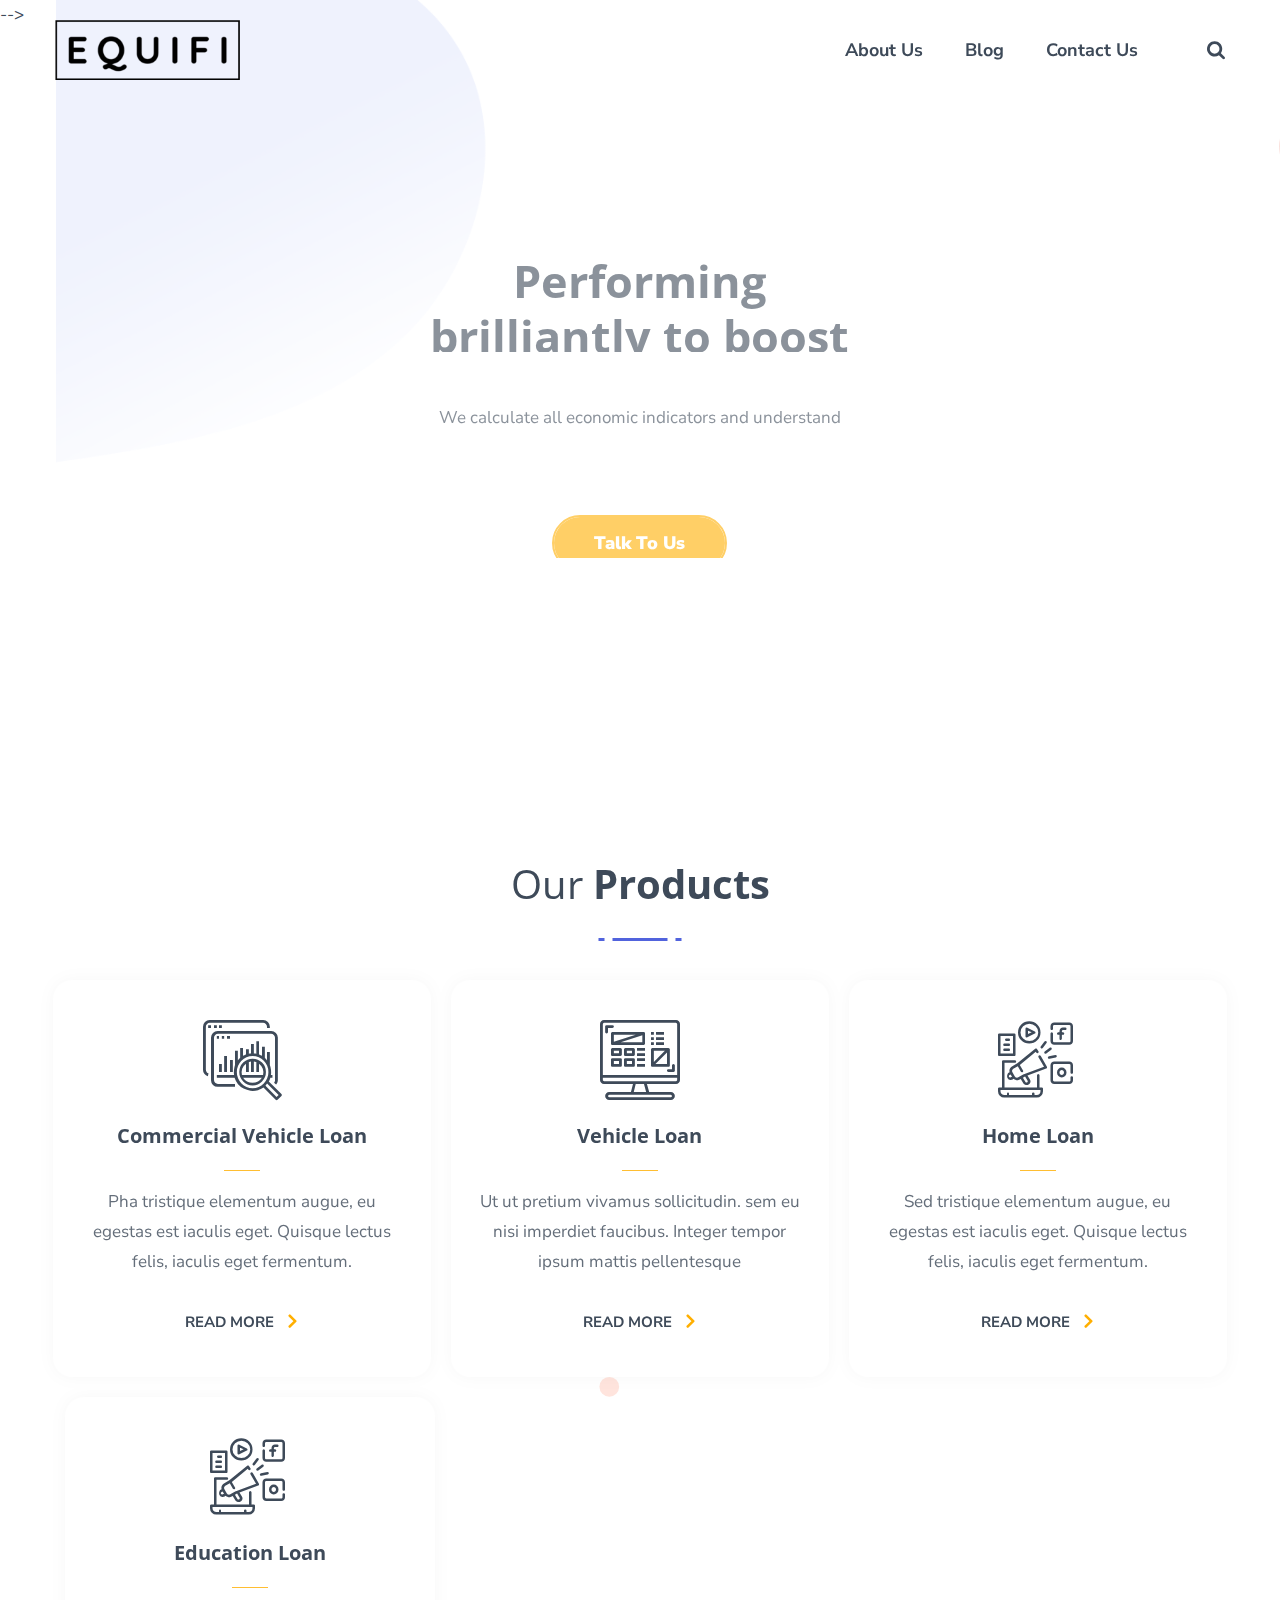
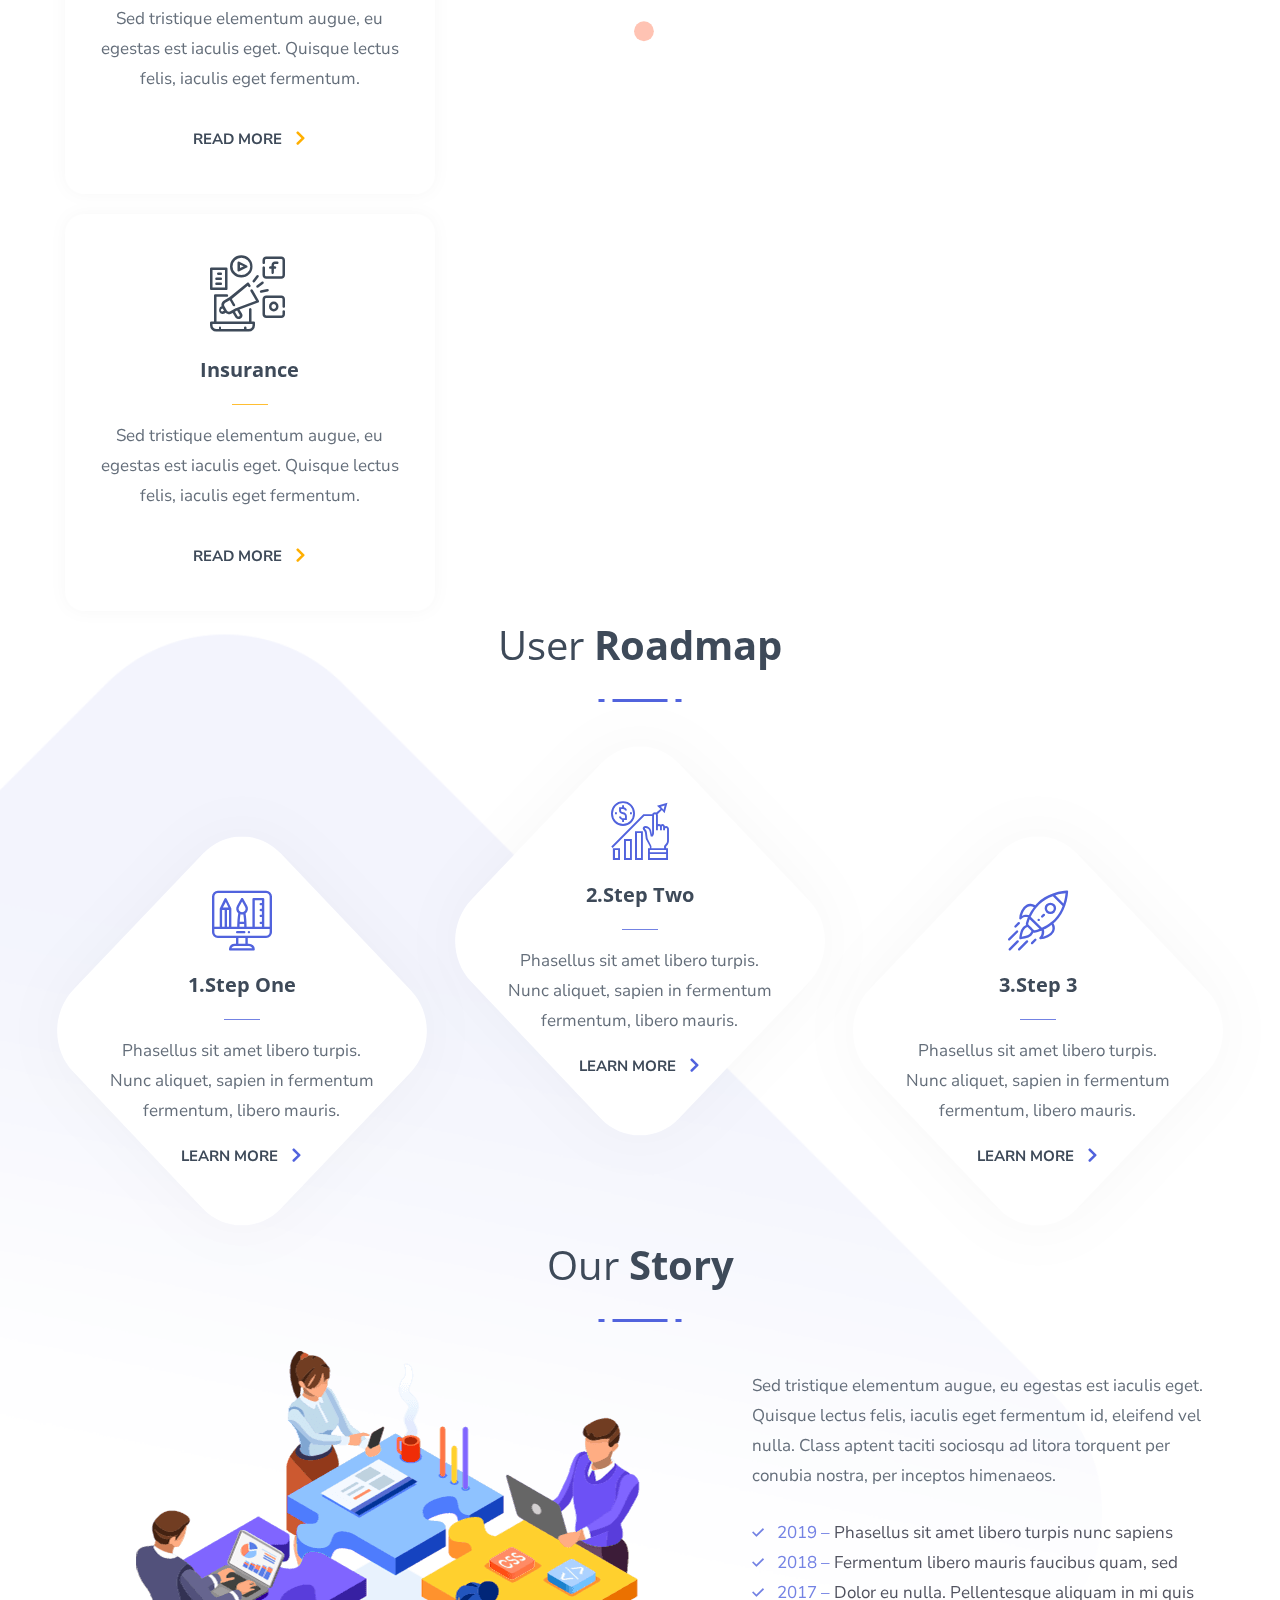
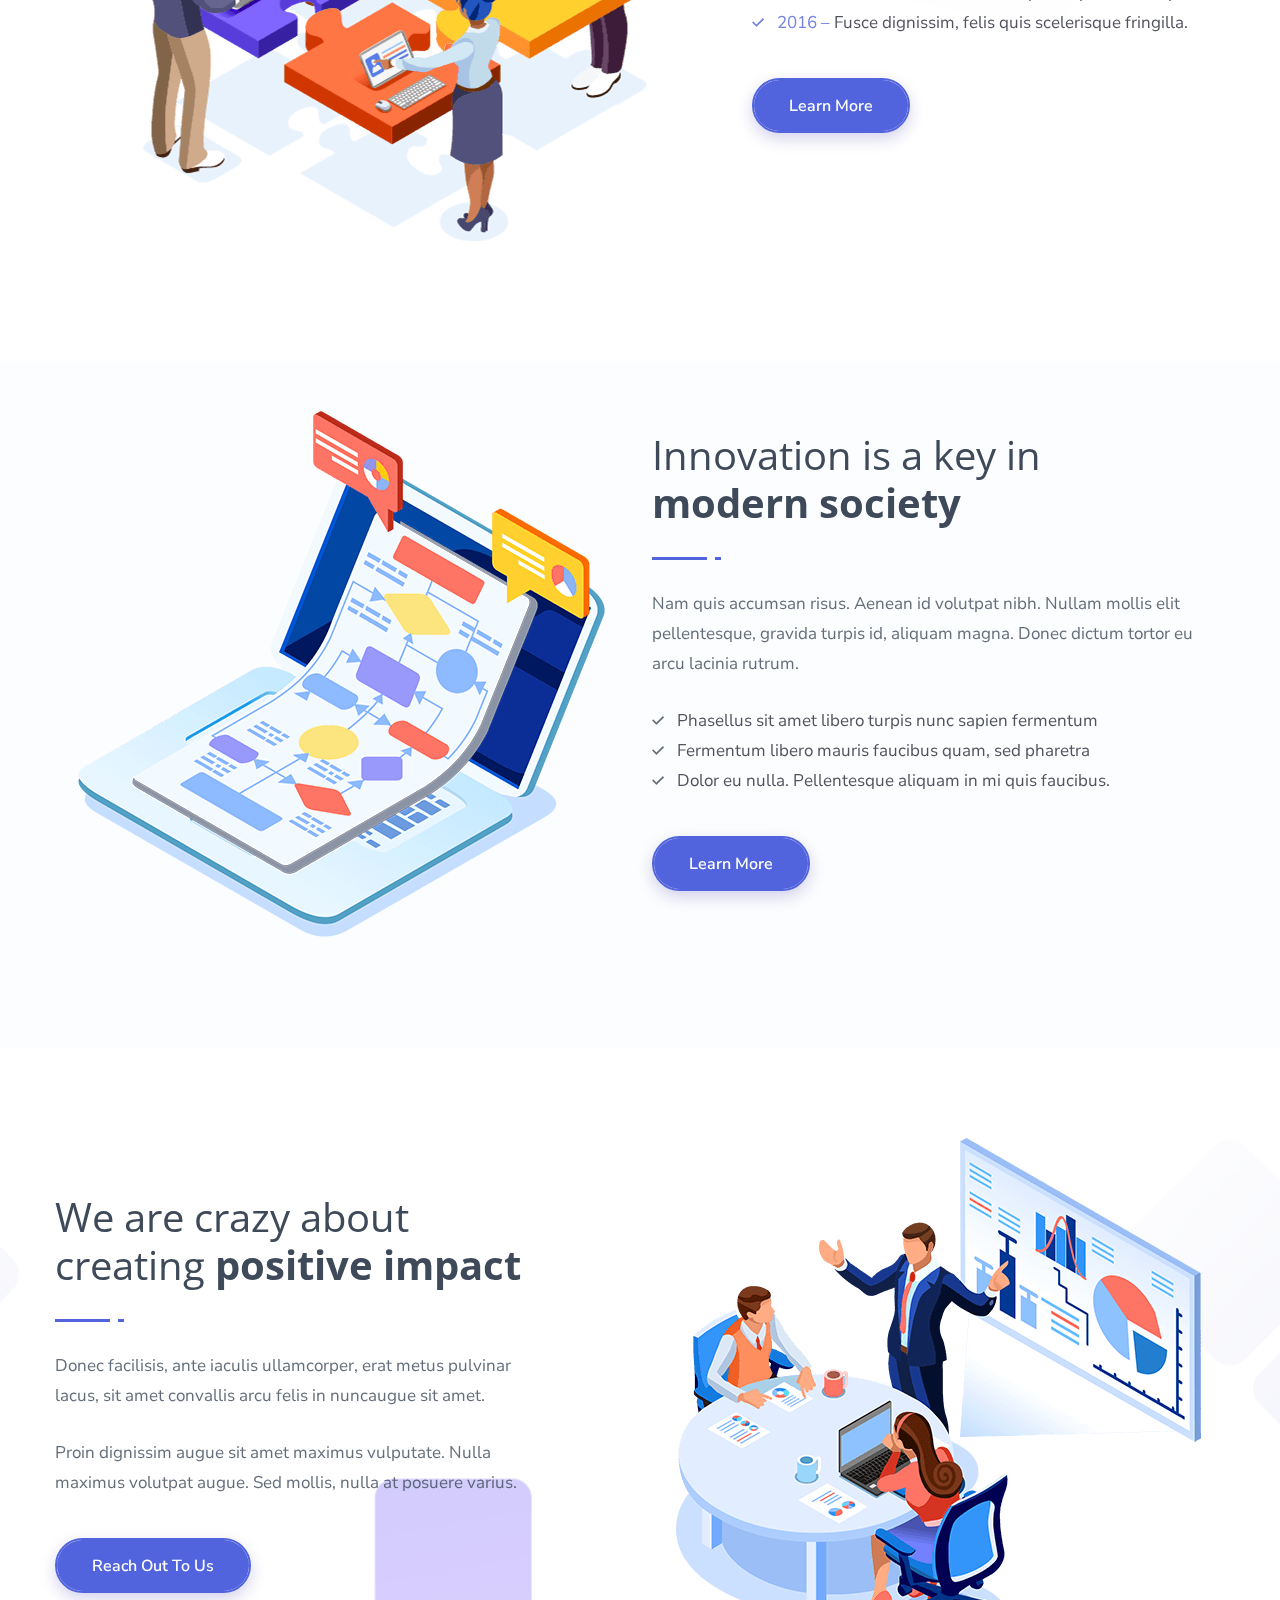
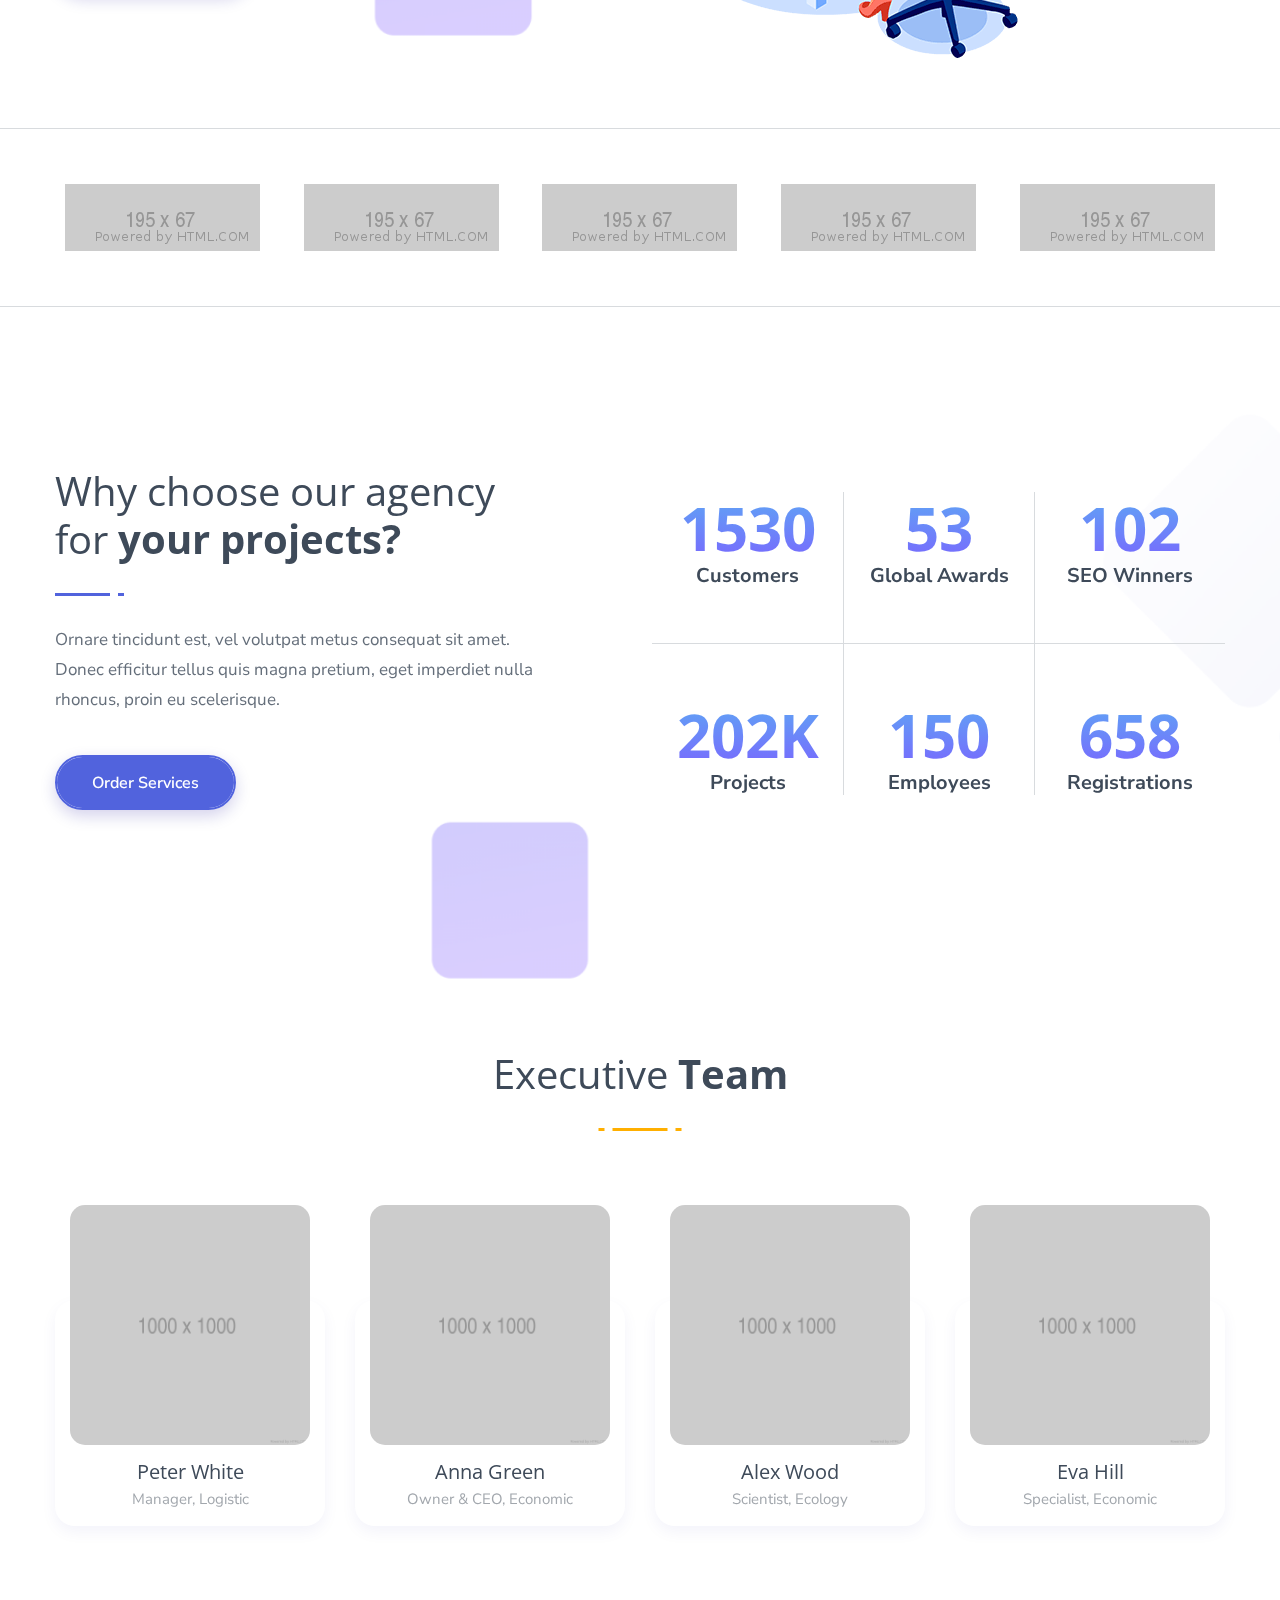
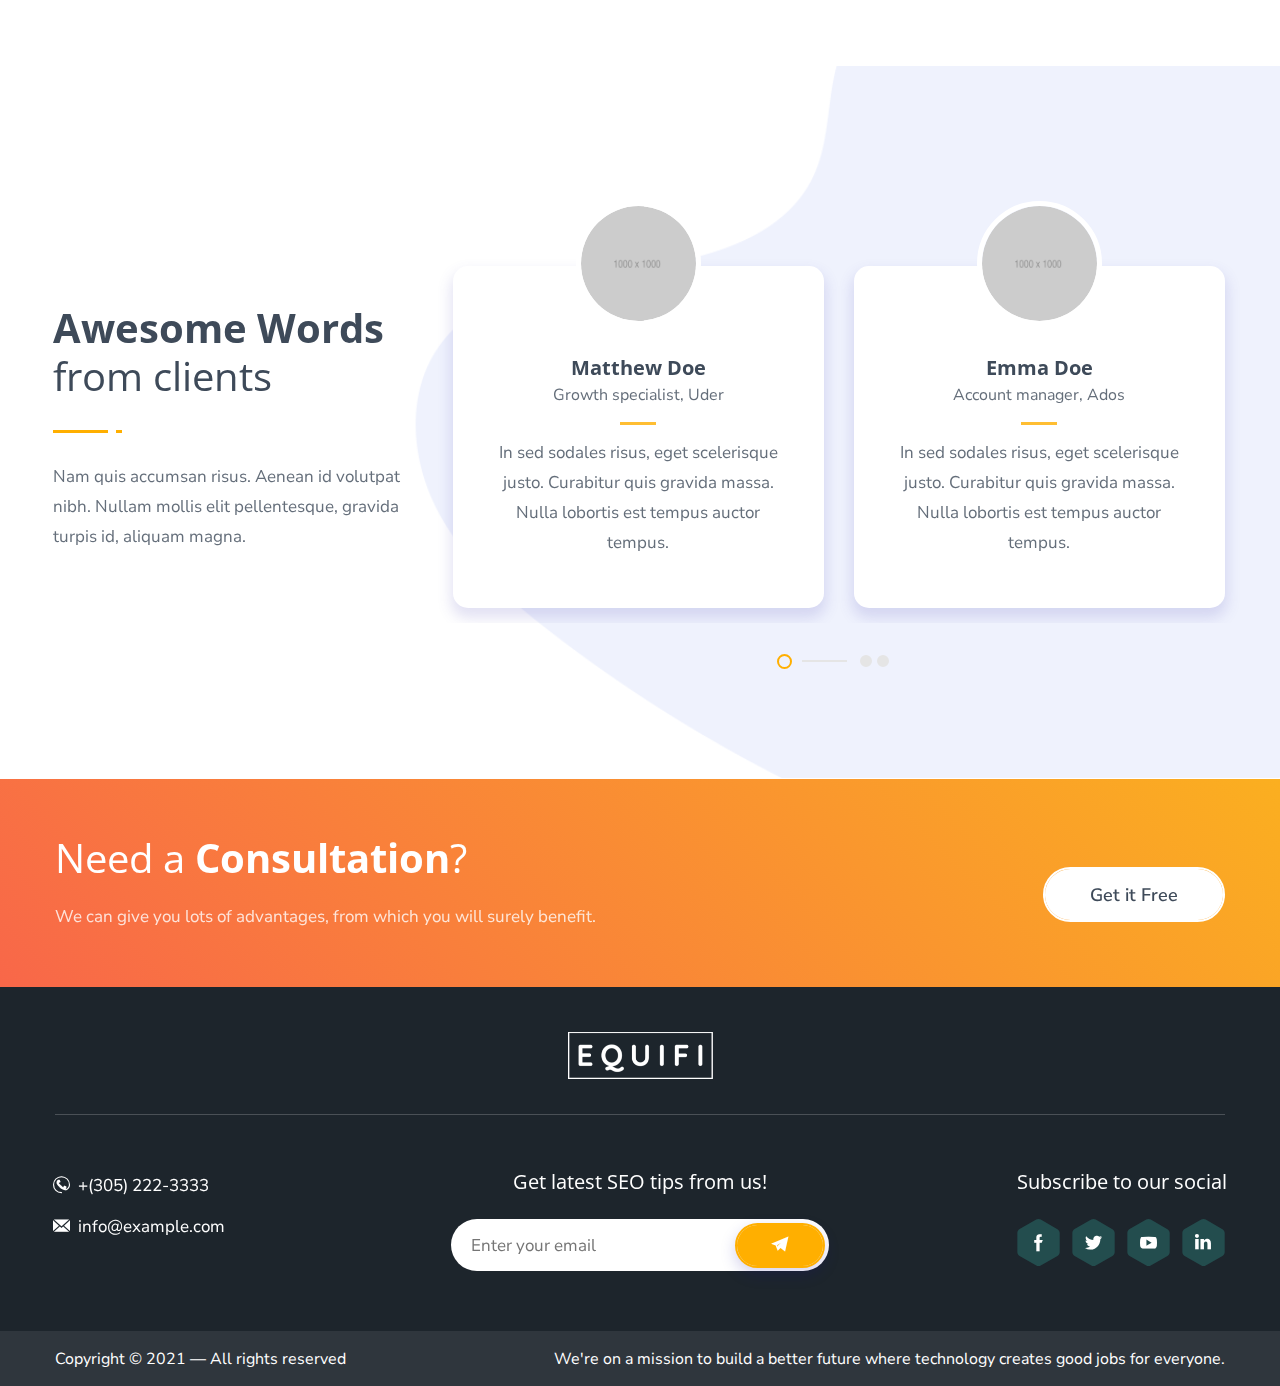
<file: index.html>
<!DOCTYPE html>
<html lang="en">

<head>
    <meta charset="UTF-8">
    <meta name="viewport" content="width=device-width, initial-scale=1, shrink-to-fit=no">
    <meta name="description" content="" />
    <meta name="keywords" content="" />
    <link rel="icon" href="assets/images/favicon.png" sizes="32x32" type="image/png">
    <title>Equifi | Home</title>

    <link rel="stylesheet" href="assets/css/all.min.css">
    <link rel="stylesheet" href="assets/css/flaticon.css">
    <link rel="stylesheet" href="assets/css/animate.min.css">
    <link rel="stylesheet" href="assets/css/aos.min.css">
    <link rel="stylesheet" href="assets/css/bootstrap.min.css">
    <link rel="stylesheet" href="assets/css/jquery.fancybox.min.css">
    <link rel="stylesheet" href="assets/css/perfect-scrollbar.css">
    <link rel="stylesheet" href="assets/css/slick.css">
    <link rel="stylesheet" href="assets/css/style.css">
    <link rel="stylesheet" href="assets/css/responsive.css">

    <!-- Revolution Style Sheets -->
    <link rel="stylesheet" href="assets/css/revolution/settings.css">
    <!-- Revolution Layers Styles -->
    <link rel="stylesheet" href="assets/css/revolution/layers.css">
    <!-- Revolution Navigation Styles -->
    <link rel="stylesheet" href="assets/css/revolution/navigation.css">
</head>

<body>
    <main>
        <header class="style2 w-100">
     
            <div class="menubar w-100">
                <div class="container">
                    <div class="menubar-inner d-flex flex-wrap align-items-center justify-content-between w-100">
                        <div class="logo"><h1 class="mb-0"><a href="index.html" title="Home"><img width="185" src="assets/images/logo@2x.png" alt="Logo"></a></h1></div><!-- Logo -->
                        <nav>
                            <ul class="d-inline-flex flex-wrap align-items-center mb-0 list-unstyled">
                                <li><a href="#about" title="">About Us</a>
                                    
                                </li>
                                
                                
                                <li><a href="coming-soon.html" title="">Blog</a>
                                    
                                </li>
                                
                                <li><a href="contact.html" title="">Contact Us</a></li>
                            </ul>
                        </nav>
                        <div class="header-btns d-inline-flex flex-wrap align-items-center">
                            <a class="search-btn d-inline-block" href="javascript:void(0);" title=""><i class="flaticon-magnifying-glass"></i></a>
                            
                        </div>
                    </div>
                </div>
            </div><!-- Menubar -->
        </header><!-- Header -->
        <div class="sticky-header style2 w-100">
            <div class="container">
                <div class="menubar-inner d-flex flex-wrap align-items-center justify-content-between w-100">
                    <div class="logo"><h1 class="mb-0"><a href="index.html" title="Home"><img width="185" src="assets/images/logo@2x.png" alt="Logo"></a></h1></div><!-- Logo -->
                    <nav>
                        <ul class="d-inline-flex flex-wrap align-items-center mb-0 list-unstyled">
                            <li><a href="#about" title="">About Us</a>

                            </li>

                            <li><a href="coming-soon.html" title="">Blog</a>

                            </li>
                    
                            <li><a href="contact.html" title="">Contact Us</a></li>
                        </ul>
                    </nav>
                    <div class="header-btns d-inline-flex flex-wrap align-items-center">
                        <a class="search-btn d-inline-block" href="javascript:void(0);" title=""><i class="flaticon-magnifying-glass"></i></a>
                        <a class="thm-btn brd-btn rounded-pill d-inline-block" href="contact.html" title="">Get a Quote</a>
                    </div>
                </div>
            </div>
        </div><!-- Sticky Header -->
        <div class="header-search d-flex flex-wrap justify-content-center align-items-center w-100">
            <span class="search-close-btn"><i class="flaticon-delete"></i></span>
            <form>
                <input type="text" placeholder="Search">
            </form>
        </div><!-- Header Search -->
        <div class="responsive-header position-relative w-100">
            <div class="responsive-topbar w-100">
                <div class="container d-flex flex-wrap align-items-center justify-content-between">
                    <div class="logo"><h1 class="mb-0"><a href="index.html" title="Home"><img class="img-fluid" src="assets/images/logo@2x.png" alt="Logo"></a></h1></div><!-- Logo -->
                    <div class="header-btns d-inline-flex flex-wrap align-items-center">
                        <a class="res-menu-btn d-inline-block" href="javascript:void(0);" title=""><i class="fas fa-align-justify"></i></a>
                        <a class="search-btn d-inline-block" href="javascript:void(0);" title=""><i class="flaticon-magnifying-glass"></i></a>
                        
                    </div>
                </div>
            </div><!-- Responsive Topbar -->
            <div class="responsive-menu w-100">
                <div class="logo"><h1 class="mb-0"><a href="index.html" title="Home"><img class="img-fluid" src="assets/images/logo@2x.png" alt="Logo"></a></h1></div><!-- Logo -->
                <ul class="mb-0 list-unstyled w-100">
                    <li><a href="#about" title="">About Us</a>

                    </li>


                    <li><a href="coming-soon.html" title="">Blog</a>

                    </li>
                  
                    <li><a href="contact.html" title="">Contact Us</a></li>
                </ul>
            </div><!-- Responsive Menu -->
        </div><!-- Responsive Header -->
        <section>
            <div class="w-100">
                <div id="rev_slider_4_1_wrapper" class="rev_slider_wrapper fullscreen-container" data-alias="notgeneric125"
                     data-source="gallery" style="background-color:transparent;padding:0px;">
                    <div id="rev_slider_4_1" class="rev_slider fullscreenbanner" style="display:none;" data-version="5.4.1">
                        <ul>
                        -->
                            <li data-index="rs-3" data-transition="fade" data-slotamount="default" data-hideafterloop="0"
                                data-hideslideonmobile="off" data-title="Slide Title" data-easein="Power4.easeInOut"
                                data-easeout="Power4.easeInOut" data-masterspeed="2000" data-rotate="0"
                                data-fstransition="random" data-fsmasterspeed="1500" data-fsslotamount="7"
                                data-saveperformance="off" data-param1="" data-param2="" data-param3="" data-param4=""
                                data-param5="" data-param6="" data-param7="" data-param8="" data-param9="" data-param10=""
                                data-description="">
                                <img src="assets/images/resources/slide-bg3.png" alt="Slide Background 3" class="rev-slidebg img-fluid" data-bgposition="center center" data-bgfit="cover" data-bgrepeat="no-repeat">
    
                                <!-- Layer NR. 1 -->
                                <div class="tp-caption img-layer tp-resizeme rs-parallaxlevel-1"
                                     id="slide3-layer-1"
                                     data-x="['right','right','right','right']" data-hoffset="['-90','0','0','0']"
                                     data-y="['middle','middle','middle','middle']" data-voffset="['0','0','0','0']"
                                     data-fontsize="['60','60','50','40']"
                                     data-lineheight="['70','70','60','50']"
                                     data-width="none"
                                     data-height="none"
                                     data-whitespace="nowrap"
                                     data-type="text"
                                     data-responsive_offset="on"
                                     data-frames='[{"from":"y:0;z:0;rX:0deg;rY:0;rZ:0;sX:1;sY:1;skX:0;skY:0;opacity:0;","mask":"x:0px;y:0;s:inherit;e:inherit;","speed":1500,"to":"o:1;","delay":100,"ease":"Power4.easeInOut"},{"delay":"wait","speed":100,"to":"y:[100%];","mask":"x:inherit;y:inherit;s:inherit;e:inherit;","ease":"Power2.easeInOut"}]'
                                     data-textAlign="['center','center','center','center']"
                                     data-paddingtop="[0,0,0,0]"
                                     data-paddingright="[0,0,0,0]"
                                     data-paddingbottom="[0,0,0,0]"
                                     data-paddingleft="[0,0,0,0]"
                                ><img height="700" width="760" src="assets/images/slide3-shp1.png" alt="Slide 3 Shape 1">
                                </div>
    
                                <!-- Layer NR. 2 -->
                                <div class="tp-caption img-layer tp-resizeme rs-parallaxlevel-2"
                                     id="slide3-layer-2"
                                     data-x="['right','right','right','right']" data-hoffset="['0','0','0','0']"
                                     data-y="['middle','middle','middle','middle']" data-voffset="['30','0','0','0']"
                                     data-fontsize="['60','60','50','40']"
                                     data-lineheight="['70','70','60','50']"
                                     data-width="none"
                                     data-height="none"
                                     data-whitespace="nowrap"
                                     data-type="text"
                                     data-responsive_offset="on"
                                     data-frames='[{"from":"y:top;z:0;rX:0deg;rY:0;rZ:0;sX:1;sY:1;skX:0;skY:0;opacity:0;","mask":"x:0px;y:0;s:inherit;e:inherit;","speed":1500,"to":"o:1;","delay":100,"ease":"Power4.easeInOut"},{"delay":"wait","speed":100,"to":"y:[100%];","mask":"x:inherit;y:inherit;s:inherit;e:inherit;","ease":"Power2.easeInOut"}]'
                                     data-textAlign="['center','center','center','center']"
                                     data-paddingtop="[0,0,0,0]"
                                     data-paddingright="[0,0,0,0]"
                                     data-paddingbottom="[0,0,0,0]"
                                     data-paddingleft="[0,0,0,0]"
                                     style="z-index: 5;"
                                ><img height="367" width="367" src="assets/images/slide3-mckp1.png" alt="Slide 3 Mockup 1">
                                </div>
    
                                <!-- Layer NR. 3 -->
                                <div class="tp-caption img-layer tp-resizeme rs-parallaxlevel-2"
                                     id="slide3-layer-3"
                                     data-x="['right','right','right','right']" data-hoffset="['20','0','0','0']"
                                     data-y="['middle','middle','middle','middle']" data-voffset="['100','0','0','0']"
                                     data-fontsize="['60','60','50','40']"
                                     data-lineheight="['70','70','60','50']"
                                     data-width="none"
                                     data-height="none"
                                     data-whitespace="nowrap"
                                     data-type="text"
                                     data-responsive_offset="on"
                                     data-frames='[{"from":"y:0;z:0;rX:0deg;rY:0;rZ:0;sX:1;sY:1;skX:0;skY:0;opacity:0;","mask":"x:0px;y:0;s:inherit;e:inherit;","speed":1500,"to":"o:1;","delay":100,"ease":"Power4.easeInOut"},{"delay":"wait","speed":100,"to":"y:[100%];","mask":"x:inherit;y:inherit;s:inherit;e:inherit;","ease":"Power2.easeInOut"}]'
                                     data-textAlign="['center','center','center','center']"
                                     data-paddingtop="[0,0,0,0]"
                                     data-paddingright="[0,0,0,0]"
                                     data-paddingbottom="[0,0,0,0]"
                                     data-paddingleft="[0,0,0,0]"
                                     style="z-index: 3;"
                                ><img height="379" width="534" src="assets/images/slide3-mckp2.png" alt="Slide 3 Mockup 2">
                                </div>
    
                                <!-- Layer NR. 4 -->
                                <div class="tp-caption img-layer tp-resizeme rs-parallaxlevel-2"
                                     id="slide3-layer-4"
                                     data-x="['right','right','right','right']" data-hoffset="['170','0','0','0']"
                                     data-y="['middle','middle','middle','middle']" data-voffset="['-55','0','0','0']"
                                     data-fontsize="['60','60','50','40']"
                                     data-lineheight="['70','70','60','50']"
                                     data-width="none"
                                     data-height="none"
                                     data-whitespace="nowrap"
                                     data-type="text"
                                     data-responsive_offset="on"
                                     data-frames='[{"from":"y:top;z:0;rX:0deg;rY:0;rZ:0;sX:1;sY:1;skX:0;skY:0;opacity:0;","mask":"x:0px;y:0;s:inherit;e:inherit;","speed":1500,"to":"o:1;","delay":100,"ease":"Power4.easeInOut"},{"delay":"wait","speed":100,"to":"y:[100%];","mask":"x:inherit;y:inherit;s:inherit;e:inherit;","ease":"Power2.easeInOut"}]'
                                     data-textAlign="['center','center','center','center']"
                                     data-paddingtop="[0,0,0,0]"
                                     data-paddingright="[0,0,0,0]"
                                     data-paddingbottom="[0,0,0,0]"
                                     data-paddingleft="[0,0,0,0]"
                                     style="z-index: 4;"
                                ><img height="314" width="287" src="assets/images/slide3-mckp3.png" alt="Slide 3 Mockup 3">
                                </div>
    
                                <!-- Layer NR. 5 -->
                                <div class="tp-caption img-layer tp-resizeme rs-parallaxlevel-1"
                                     id="slide3-layer-5"
                                     data-x="['right','right','right','right']" data-hoffset="['200','0','0','0']"
                                     data-y="['middle','middle','middle','middle']" data-voffset="['-80','0','0','0']"
                                     data-fontsize="['60','60','50','40']"
                                     data-lineheight="['70','70','60','50']"
                                     data-width="none"
                                     data-height="none"
                                     data-whitespace="nowrap"
                                     data-type="text"
                                     data-responsive_offset="on"
                                     data-frames='[{"from":"y:top;z:0;rX:0deg;rY:0;rZ:0;sX:1;sY:1;skX:0;skY:0;opacity:0;","mask":"x:0px;y:0;s:inherit;e:inherit;","speed":1500,"to":"o:1;","delay":400,"ease":"Power4.easeInOut"},{"delay":"wait","speed":200,"to":"y:[100%];","mask":"x:inherit;y:inherit;s:inherit;e:inherit;","ease":"Power2.easeInOut"}]'
                                     data-textAlign="['center','center','center','center']"
                                     data-paddingtop="[0,0,0,0]"
                                     data-paddingright="[0,0,0,0]"
                                     data-paddingbottom="[0,0,0,0]"
                                     data-paddingleft="[0,0,0,0]"
                                     style="z-index: 4;"
                                ><img height="305" width="330" src="assets/images/slide3-mckp4.png" alt="Slide 3 Mockup 4">
                                </div>
    
                                <!-- Layer NR. 6 -->
                                <div class="tp-caption img-layer tp-resizeme rs-parallaxlevel-2"
                                     id="slide3-layer-6"
                                     data-x="['right','right','right','right']" data-hoffset="['220','0','0','0']"
                                     data-y="['middle','middle','middle','middle']" data-voffset="['-170','0','0','0']"
                                     data-fontsize="['60','60','50','40']"
                                     data-lineheight="['70','70','60','50']"
                                     data-width="none"
                                     data-height="none"
                                     data-whitespace="nowrap"
                                     data-type="text"
                                     data-responsive_offset="on"
                                     data-frames='[{"from":"y:top;z:0;rX:0deg;rY:0;rZ:0;sX:1;sY:1;skX:0;skY:0;opacity:0;","mask":"x:0px;y:0;s:inherit;e:inherit;","speed":1500,"to":"o:1;","delay":400,"ease":"Power4.easeInOut"},{"delay":"wait","speed":200,"to":"y:[100%];","mask":"x:inherit;y:inherit;s:inherit;e:inherit;","ease":"Power2.easeInOut"}]'
                                     data-textAlign="['center','center','center','center']"
                                     data-paddingtop="[0,0,0,0]"
                                     data-paddingright="[0,0,0,0]"
                                     data-paddingbottom="[0,0,0,0]"
                                     data-paddingleft="[0,0,0,0]"
                                     style="z-index: 3;"
                                ><img height="437" width="412" src="assets/images/slide3-mckp5.png" alt="Slide 3 Mockup 5">
                                </div>
    
                                <!-- Layer NR. 7 -->
                                <div class="tp-caption img-layer tp-resizeme rs-parallaxlevel-2"
                                     id="slide3-layer-7"
                                     data-x="['right','right','right','right']" data-hoffset="['60','0','0','0']"
                                     data-y="['middle','middle','middle','middle']" data-voffset="['-170','0','0','0']"
                                     data-fontsize="['60','60','50','40']"
                                     data-lineheight="['70','70','60','50']"
                                     data-width="none"
                                     data-height="none"
                                     data-whitespace="nowrap"
                                     data-type="text"
                                     data-responsive_offset="on"
                                     data-frames='[{"from":"y:top;z:0;rX:0deg;rY:0;rZ:0;sX:1;sY:1;skX:0;skY:0;opacity:0;","mask":"x:0px;y:0;s:inherit;e:inherit;","speed":1500,"to":"o:1;","delay":400,"ease":"Power4.easeInOut"},{"delay":"wait","speed":200,"to":"y:[100%];","mask":"x:inherit;y:inherit;s:inherit;e:inherit;","ease":"Power2.easeInOut"}]'
                                     data-textAlign="['center','center','center','center']"
                                     data-paddingtop="[0,0,0,0]"
                                     data-paddingright="[0,0,0,0]"
                                     data-paddingbottom="[0,0,0,0]"
                                     data-paddingleft="[0,0,0,0]"
                                     style="z-index: 1;"
                                ><img height="313" width="133" src="assets/images/slide3-mckp6.png" alt="Slide 3 Mockup 6">
                                </div>
    
                                <!-- Layer NR. 8 -->
                                <div class="tp-caption img-layer tp-resizeme rs-parallaxlevel-2"
                                     id="slide3-layer-8"
                                     data-x="['right','right','right','right']" data-hoffset="['470','0','0','0']"
                                     data-y="['middle','middle','middle','middle']" data-voffset="['200','0','0','0']"
                                     data-fontsize="['60','60','50','40']"
                                     data-lineheight="['70','70','60','50']"
                                     data-width="none"
                                     data-height="none"
                                     data-whitespace="nowrap"
                                     data-type="text"
                                     data-responsive_offset="on"
                                     data-frames='[{"from":"y:top;z:0;rX:0deg;rY:0;rZ:0;sX:1;sY:1;skX:0;skY:0;opacity:0;","mask":"x:0px;y:0;s:inherit;e:inherit;","speed":1500,"to":"o:1;","delay":100,"ease":"Power4.easeInOut"},{"delay":"wait","speed":100,"to":"y:[100%];","mask":"x:inherit;y:inherit;s:inherit;e:inherit;","ease":"Power2.easeInOut"}]'
                                     data-textAlign="['center','center','center','center']"
                                     data-paddingtop="[0,0,0,0]"
                                     data-paddingright="[0,0,0,0]"
                                     data-paddingbottom="[0,0,0,0]"
                                     data-paddingleft="[0,0,0,0]"
                                     style="z-index: 3;"
                                ><img height="213" width="122" src="assets/images/slide3-mckp7.png" alt="Slide 3 Mockup 7">
                                </div>
    
                                <!-- Layer NR. 9 -->
                                <div class="tp-caption tp-resizeme"
                                     id="slide3-layer-9"
                                     data-x="['left','center','center','center']" data-hoffset="['0','0','0','0']"
                                     data-y="['middle','middle','middle','middle']" data-voffset="['-100','-100','-70,'-50']"
                                     data-fontsize="['50','45','40','35']"
                                     data-lineheight="['60','55','50','45']"
                                     data-width="none"
                                     data-height="none"
                                     data-whitespace="nowrap"
                                     data-type="text"
                                     data-responsive_offset="on"
                                     data-frames='[{"from":"y:-[100%];z:0;rX:0deg;rY:0;rZ:0;sX:1;sY:1;skX:0;skY:0;opacity:0;","mask":"x:0px;y:0;s:inherit;e:inherit;","speed":1500,"to":"o:1;","delay":100,"ease":"Power4.easeInOut"},{"delay":"wait","speed":100,"to":"y:[100%];","mask":"x:inherit;y:inherit;s:inherit;e:inherit;","ease":"Power2.easeInOut"}]'
                                     data-textAlign="['left','center','center','center']"
                                     data-paddingtop="[0,0,0,0]"
                                     data-paddingright="[0,0,0,0]"
                                     data-paddingbottom="[0,0,0,0]"
                                     data-paddingleft="[0,0,0,0]"
                                     style="letter-spacing: 0;font-weight:700;font-family: Open Sans;color:#3e4a59;">
                                    Performing <br> brilliantly to boost <br> your business
                                </div>
    
                                <!-- Layer NR. 10 -->
                                <div class="tp-caption"
                                     id="slide3-layer-10"
                                     data-x="['left','center','center','center']" data-hoffset="['0','0','0','0']"
                                     data-y="['middle','middle','middle','middle']" data-voffset="['40','40','40','30']"
                                     data-width="none"
                                     data-height="none"
                                     data-whitespace="nowrap"
                                     data-type="text"
                                     data-responsive_offset="on"
                                     data-responsive="on"
                                     data-frames='[{"from":"y:-[100%];z:0;rX:0deg;rY:0;rZ:0;sX:1;sY:1;skX:0;skY:0;opacity:0;","mask":"x:0px;y:0;s:inherit;e:inherit;","speed":1500,"to":"o:1;","delay":100,"ease":"Power4.easeInOut"},{"delay":"wait","speed":100,"to":"y:[100%];","mask":"x:inherit;y:inherit;s:inherit;e:inherit;","ease":"Power2.easeInOut"}]'
                                     data-textAlign="['left','center','center','center']"
                                     data-paddingtop="[0,0,0,0]"
                                     data-paddingright="[0,0,0,0]"
                                     data-paddingbottom="[0,0,0,0]"
                                     data-paddingleft="[0,0,0,0]"
                                     style="line-height: 1.625rem;font-family: Nunito Sans;font-size: 1.0625rem;letter-spacing: 0;font-weight: 400;color: #3e4a59;opacity: .8;">
                                    We calculate all economic indicators and understand <br> feasibility of advertising campaign
                                </div>
    
                                <!-- Layer NR. 11 -->
                                <div class="tp-caption rev-btn thm-btn"
                                     id="slide3-layer-11"
                                     data-x="['left','center','center','center']" data-hoffset="['0','0','0','0']"
                                     data-y="['middle','middle','middle','middle']" data-voffset="['140','150','120','120']"
                                     data-width="none"
                                     data-height="none"
                                     data-whitespace="nowrap"
                                     data-type="button"
                                     data-actions='[{"event":"click","action":"simplelink","slide":"next","delay":"","target": "_self", "url": "contact.html"}]'
                                     data-responsive_offset="on"
                                     data-responsive="on"
                                     data-frames='[{"from":"y:-[100%];z:0;rX:0deg;rY:0;rZ:0;sX:1;sY:1;skX:0;skY:0;opacity:0;","mask":"x:0px;y:0;s:inherit;e:inherit;","speed":1500,"to":"o:1;","delay":100,"ease":"Power4.easeInOut"},{"delay":"wait","speed":100,"to":"y:[100%];","mask":"x:inherit;y:inherit;s:inherit;e:inherit;","ease":"Power2.easeInOut"}]'
                                     data-textAlign="['center','center','center','center']"
                                     data-paddingtop="[20,17,14,12]"
                                     data-paddingright="[55,40,35,30]"
                                     data-paddingbottom="[20,17,14,12]"
                                     data-paddingleft="[55,40,35,30]"
                                     style="cursor:pointer;line-height: 1.125rem;display: inline-block;font-family: Nunito Sans;font-size: 1.125rem;letter-spacing: 0;font-weight: 900;border-radius: 2.5rem;">
                                    Talk To Us
                                </div>
                            </li>
                        </ul>
                    </div>
                </div><!-- End Revolution Slider -->
            </div>
        </section>
        <section>
            <div class="w-100 pt-120 position-relative">
                <div class="fixed-bg" style="background-image: url(assets/images/bg-shp-4.png);"></div>
                <div class="particles-wrap position-absolute w-100">
                    <div id="particle-5" class="particles-js w-100" data-color="#ff6840" data-size="10" data-count="3"
                        data-speed="2" data-hide="767" data-shape="circle" data-mode="bounce">
                        <canvas></canvas>
                    </div>
                </div><!-- Particles Wrap -->
                <div class="container">
                    <div class="sec-title text-center w-100 position-relative">
                        <h2 class="mb-0"><span>Our</span> Products</h2>
                        <i class="btm-ln bg-color17"></i>
                    </div><!-- Sec Title -->
                    <div class="extended-serv-wrap2 res-row position-relative text-center w-100">
                        <div class="row">
                            <div class="col-md-6 col-sm-12 col-lg-4">
                                <div class="extend-serv-box v2 text-center w-100 position-relative">
                                    <span><i class="icon-006-data"></i></span>
                                    <div class="serv-info2 w-100">
                                        <h3 class="mb-0"><a href="contact.html" title="">Commercial Vehicle Loan</a></h3>
                                        <p class="mb-0">Pha tristique elementum augue, eu egestas est iaculis eget.
                                            Quisque lectus felis, iaculis eget fermentum.</p>
                                        <a class="simple-link d-inline-block text-uppercase" href="contact.html"
                                            title="">Read More<i class="flaticon-right-arrow text-color3"></i></a>
                                    </div>
                                </div>
                            </div>
                            <div class="col-md-6 col-sm-12 col-lg-4">
                                <div class="extend-serv-box v2 text-center w-100 position-relative">
                                    <span><i class="icon-024-banner"></i></span>
                                    <div class="serv-info2 w-100">
                                        <h3 class="mb-0"><a href="contact.html" title="">Vehicle Loan</a></h3>
                                        <p class="mb-0">Ut ut pretium vivamus sollicitudin. sem eu nisi imperdiet
                                            faucibus. Integer tempor ipsum mattis pellentesque</p>
                                        <a class="simple-link d-inline-block text-uppercase" href="contact.html"
                                            title="">Read More<i class="flaticon-right-arrow text-color3"></i></a>
                                    </div>
                                </div>
                            </div>
                            <div class="col-md-6 col-sm-12 col-lg-4">
                                <div class="extend-serv-box v2 text-center w-100 position-relative">
                                    <span><i class="icon-023-bullhorn"></i></span>
                                    <div class="serv-info2 w-100">
                                        <h3 class="mb-0"><a href="contact.html" title="">Home Loan</a></h3>
                                        <p class="mb-0">Sed tristique elementum augue, eu egestas est iaculis eget.
                                            Quisque lectus felis, iaculis eget fermentum.</p>
                                        <a class="simple-link d-inline-block text-uppercase" href="contact.html"
                                            title="">Read More<i class="flaticon-right-arrow text-color3"></i></a>
                                    </div>
                                </div>
                            </div>
                            <div class="bottom_2">
                                <div class="col-md-6 col-sm-12 col-lg-4">
                                    <div class="extend-serv-box v2 text-center w-100 position-relative">
                                        <span><i class="icon-023-bullhorn"></i></span>
                                        <div class="serv-info2 w-100">
                                            <h3 class="mb-0"><a href="contact.html" title="">Education Loan</a>
                                            </h3>
                                            <p class="mb-0">Sed tristique elementum augue, eu egestas est iaculis eget.
                                                Quisque lectus felis, iaculis eget fermentum.</p>
                                            <a class="simple-link d-inline-block text-uppercase" href="contact.html"
                                                title="">Read More<i class="flaticon-right-arrow text-color3"></i></a>
                                        </div>
                                    </div>
                                </div>
                                <div class="col-md-6 col-sm-12 col-lg-4">
                                    <div class="extend-serv-box v2 text-center w-100 position-relative">
                                        <span><i class="icon-023-bullhorn"></i></span>
                                        <div class="serv-info2 w-100">
                                            <h3 class="mb-0"><a href="contact.html" title="">Insurance</a>
                                            </h3>
                                            <p class="mb-0">Sed tristique elementum augue, eu egestas est iaculis eget.
                                                Quisque lectus felis, iaculis eget fermentum.</p>
                                            <a class="simple-link d-inline-block text-uppercase" href="contact.html"
                                                title="">Read More<i class="flaticon-right-arrow text-color3"></i></a>
                                        </div>
                                    </div>
                                </div>
                            </div>
                        </div>
                    </div><!-- Extended Services Wrap 2 -->
                </div>
            </div>
        </section>
        <section>
            <div class="w-100 gry pb-120 position-relative">
                <div class="fixed-bg" style="background-image: url(assets/images/bg-shp-11.png);"></div>

                <div class="container">

                    <div class="extended-serv-wrap2 res-row position-relative text-center w-100">
                        <div class="sec-title text-center w-100 position-relative">
                            <h2 class="mb-0"><span>User</span> Roadmap</h2>
                            <i class="btm-ln bg-color17"></i>
                        </div><!-- Sec Title -->
                        <div class="row">
                            <div class="col-md-6 col-sm-6 col-lg-4">
                                <div class="extend-serv-box v3 schm-17 text-center w-100 position-relative">
                                    <svg xmlns="http://www.w3.org/2000/svg">
                                        <g>
                                            <path
                                                d="M60.5,4.4l35.1,35.1c5.8,5.8,5.8,15.2,0,21.1L60.5,95.6c-5.8,5.8-15.2,5.8-21.1,0L4.4,60.5 c-5.8-5.8-5.8-15.2,0-21.1L39.5,4.4C45.3-1.5,54.7-1.5,60.5,4.4z">
                                            </path>
                                        </g>
                                    </svg>
                                    <span class="text-color17"><i class="icon-031-computer"></i></span>
                                    <div class="serv-info2 w-100">
                                        <h3 class="mb-0"><a href="javascript:void(0);" title="">1.Step One</a></h3>
                                        <p class="mb-0">Phasellus sit amet libero turpis. Nunc aliquet, sapien in
                                            fermentum fermentum, libero mauris.</p>
                                        <a class="simple-link d-inline-block text-uppercase" href="contact.html"
                                            title="">Learn More<i class="flaticon-right-arrow text-color17"></i></a>
                                    </div>
                                </div>
                            </div>
                            <div class="col-md-6 col-sm-6 col-lg-4">
                                <div class="extend-serv-box v3 schm-17 text-center w-100 position-relative">
                                    <svg xmlns="http://www.w3.org/2000/svg">
                                        <g>
                                            <path
                                                d="M60.5,4.4l35.1,35.1c5.8,5.8,5.8,15.2,0,21.1L60.5,95.6c-5.8,5.8-15.2,5.8-21.1,0L4.4,60.5 c-5.8-5.8-5.8-15.2,0-21.1L39.5,4.4C45.3-1.5,54.7-1.5,60.5,4.4z">
                                            </path>
                                        </g>
                                    </svg>
                                    <span class="text-color17"><i class="icon-032-business"></i></span>
                                    <div class="serv-info2 w-100">
                                        <h3 class="mb-0"><a href="javascript:void(0);" title="">2.Step Two</a></h3>
                                        <p class="mb-0">Phasellus sit amet libero turpis. Nunc aliquet, sapien in
                                            fermentum fermentum, libero mauris.</p>
                                        <a class="simple-link d-inline-block text-uppercase" href="contact.html"
                                            title="">Learn More<i class="flaticon-right-arrow text-color17"></i></a>
                                    </div>
                                </div>
                            </div>
                            <div class="col-md-6 col-sm-6 col-lg-4">
                                <div class="extend-serv-box v3 schm-17 text-center w-100 position-relative">
                                    <svg xmlns="http://www.w3.org/2000/svg">
                                        <g>
                                            <path
                                                d="M60.5,4.4l35.1,35.1c5.8,5.8,5.8,15.2,0,21.1L60.5,95.6c-5.8,5.8-15.2,5.8-21.1,0L4.4,60.5 c-5.8-5.8-5.8-15.2,0-21.1L39.5,4.4C45.3-1.5,54.7-1.5,60.5,4.4z">
                                            </path>
                                        </g>
                                    </svg>
                                    <span class="text-color17"><i class="icon-008-startup-1"></i></span>
                                    <div class="serv-info2 w-100">
                                        <h3 class="mb-0"><a href="javascript:void(0);" title="">3.Step 3</a>
                                        </h3>
                                        <p class="mb-0">Phasellus sit amet libero turpis. Nunc aliquet, sapien in
                                            fermentum fermentum, libero mauris.</p>
                                        <a class="simple-link d-inline-block text-uppercase" href="contact.html"
                                            title="">Learn More<i class="flaticon-right-arrow text-color17"></i></a>
                                    </div>
                                </div>
                            </div>
                        </div>
                    </div><!-- Extended Services Wrap 2 -->
                    <div class="sec-title text-center w-100 position-relative" id="about">
                        <h2 class="mb-0"><span>Our</span> Story</h2>
                        <i class="btm-ln bg-color17"></i>
                    </div><!-- Sec Title -->
                    <div class="our-story-wrap position-relative w-100">
                        <div class="row">
                            <div class="col-md-12 col-sm-12 col-lg-7">
                                <div class="mckp-img text-center tilt w-100" data-max_tilt="10" data-perspective="1000"
                                    data-scale="1" data-speed="700"><img class="img-fluid"
                                        src="assets/images/resources/our-story-mckp.png" alt="Our Story Mockup"
                                        height="490" width="511"></div>
                            </div>
                            <div class="col-md-12 col-sm-12 col-lg-5">
                                <div class="text-box schm-17 w-100">
                                    <p class="mb-0">Sed tristique elementum augue, eu egestas est iaculis eget. Quisque
                                        lectus felis, iaculis eget fermentum id, eleifend vel nulla. Class aptent taciti
                                        sociosqu ad litora torquent per conubia nostra, per inceptos himenaeos.</p>
                                    <ul class="list-unstyled mb-0 w-100">
                                        <li><span class="text-color1">2019 –</span> Phasellus sit amet libero turpis
                                            nunc sapiens</li>
                                        <li><span class="text-color1">2018 –</span> Fermentum libero mauris faucibus
                                            quam, sed</li>
                                        <li><span class="text-color1">2017 –</span> Dolor eu nulla. Pellentesque aliquam
                                            in mi quis</li>
                                        <li><span class="text-color1">2016 –</span> Fusce dignissim, felis quis
                                            scelerisque fringilla.</li>
                                    </ul>
                                    <a class="thm-btn v3 rounded-pill d-inline-block" href="contact.html" title="">Learn
                                        More</a>
                                </div>
                            </div>
                        </div>
                    </div><!-- Our Story Wrap -->
                </div>
            </div>
        </section>

        <section>
            <div class="w-100 pt-50 bg-color10 pb-110 position-relative">
                <div class="container">
                    <div class="innov-key-wrap position-relative w-100">
                        <div class="row">
                            <div class="col-md-12 col-sm-12 col-lg-6">
                                <div class="mckp-img text-center tilt w-100" data-max_tilt="10" data-perspective="1000"
                                    data-scale="1" data-speed="700"><img class="img-fluid"
                                        src="assets/images/resources/innov-key-mckp.png" alt="Innovation Key Mockup"
                                        height="527" width="527"></div>
                            </div>
                            <div class="col-md-12 col-sm-12 col-lg-6">
                                <div class="text-box w-100">
                                    <div class="sec-title w-100 position-relative">
                                        <h2 class="mb-0"><span>Innovation is a key in</span> <br> modern society</h2>
                                        <i class="btm-ln bg-color17"></i>
                                    </div><!-- Sec Title -->
                                    <p class="mb-0">Nam quis accumsan risus. Aenean id volutpat nibh. Nullam mollis elit
                                        pellentesque, gravida turpis id, aliquam magna. Donec dictum tortor eu arcu
                                        lacinia rutrum.</p>
                                    <ul class="list-unstyled mb-0 w-100">
                                        <li>Phasellus sit amet libero turpis nunc sapien fermentum</li>
                                        <li>Fermentum libero mauris faucibus quam, sed pharetra</li>
                                        <li>Dolor eu nulla. Pellentesque aliquam in mi quis faucibus.</li>
                                    </ul>
                                    <a class="thm-btn v3 rounded-pill d-inline-block" href="contact.html" title="">Learn
                                        More</a>
                                </div>
                            </div>
                        </div>
                    </div><!-- Innovation Key Wrap -->
                </div>
            </div>
        </section>
        <section>
            <div class="w-100 pt-90 pb-70 position-relative">
                <div class="fixed-bg" style="background-image: url(assets/images/bg-shp-12.png);"></div>
                <div class="particles-wrap position-absolute w-100">
                    <div id="particle-2" class="particles-js top_left mx-w50" data-color="#3E4A59" data-size="80"
                        data-count="1" data-speed="2" data-hide="767" data-shape="image" data-mode="bounce"
                        data-image-url="assets/images/particle-6.png" data-image-width="150" data-image-height="150">
                        <canvas></canvas>
                    </div>
                </div><!-- Particles Wrap -->
                <div class="container">
                    <div class="pos-impact-wrap position-relative w-100">
                        <div class="row align-items-center">
                            <div class="col-md-12 col-sm-12 col-lg-6 order-lg-1">
                                <div class="mckp-img text-center tilt w-100" data-max_tilt="10" data-perspective="1000"
                                    data-scale="1" data-speed="700"><img class="img-fluid"
                                        src="assets/images/resources/pos-impact-mckp.png" alt="Positive Impact Mockup">
                                </div>
                            </div>
                            <div class="col-md-12 col-sm-12 col-lg-6">
                                <div class="text-box w-100">
                                    <div class="sec-title w-100 position-relative">
                                        <h2 class="mb-0"><span>We are crazy about <br> creating</span> positive impact
                                        </h2>
                                        <i class="btm-ln bg-color17"></i>
                                    </div><!-- Sec Title -->
                                    <p class="mb-0">Donec facilisis, ante iaculis ullamcorper, erat metus pulvinar <br>
                                        lacus, sit amet convallis arcu felis in nuncaugue sit amet.</p>
                                    <p class="mb-0">Proin dignissim augue sit amet maximus vulputate. Nulla <br> maximus
                                        volutpat augue. Sed mollis, nulla at posuere varius.</p>
                                    <a class="thm-btn v3 rounded-pill d-inline-block" href="contact.html" title="">Reach
                                        Out To Us</a>
                                </div>
                            </div>
                        </div>
                    </div><!-- Positive Impact Wrap -->
                </div>
            </div>
        </section>
        <section>
            <div class="w-100 pt-50 tb-divider pb-50 position-relative">
                <div class="container">
                    <div class="spnsrs-wrap text-center position-relative w-110">
                        <div class="row align-items-center">
                            <div class="col">
                                <div class="spnsr-item w-100"><img class="img-fluid"
                                        src="assets/images/resources/spnsr-img1-1.png" alt="Sponsor Image 1" height="67"
                                        width="195"></div>
                            </div>
                            <div class="col">
                                <div class="spnsr-item w-100"><img class="img-fluid"
                                        src="assets/images/resources/spnsr-img1-2.png" alt="Sponsor Image 2" height="67"
                                        width="195"></div>
                            </div>
                            <div class="col">
                                <div class="spnsr-item w-100"><img class="img-fluid"
                                        src="assets/images/resources/spnsr-img1-3.png" alt="Sponsor Image 3" height="67"
                                        width="195"></div>
                            </div>
                            <div class="col">
                                <div class="spnsr-item w-100"><img class="img-fluid"
                                        src="assets/images/resources/spnsr-img1-4.png" alt="Sponsor Image 4" height="67"
                                        width="195"></div>
                            </div>
                            <div class="col">
                                <div class="spnsr-item w-100"><img class="img-fluid"
                                        src="assets/images/resources/spnsr-img1-5.png" alt="Sponsor Image 5" height="67"
                                        width="195"></div>
                            </div>
                        </div>
                    </div><!-- Sponsores Wrap -->
                </div>
            </div>
        </section>
        <section>
            <div class="w-100 pt-140 pb-140 position-relative">
                <div class="fixed-bg" style="background-image: url(assets/images/bg-shp-13.png);"></div>
                <div class="particles-wrap position-absolute w-100">
                    <div id="particle-4" class="particles-js top_left mx-w50" data-color="#3E4A59" data-size="80"
                        data-count="1" data-speed="2" data-hide="767" data-shape="image" data-mode="bounce"
                        data-image-url="assets/images/particle-6.png" data-image-width="150" data-image-height="150">
                        <canvas></canvas>
                    </div>
                </div><!-- Particles Wrap -->
                <div class="container">
                    <div class="text-facts-wrap position-relative w-100">
                        <div class="row align-items-center">
                            <div class="col-md-12 col-sm-12 col-lg-6">
                                <div class="text-box w-100">
                                    <div class="sec-title w-100 position-relative">
                                        <h2 class="mb-0"><span>Why choose our agency <br> for</span> your projects?</h2>
                                        <i class="btm-ln bg-color17"></i>
                                    </div><!-- Sec Title -->
                                    <p class="mb-0">Ornare tincidunt est, vel volutpat metus consequat sit amet. <br>
                                        Donec efficitur tellus quis magna pretium, eget imperdiet nulla <br> rhoncus,
                                        proin eu scelerisque.</p>
                                    <a class="thm-btn v3 rounded-pill d-inline-block" href="contact.html" title="">Order
                                        Services</a>
                                </div>
                            </div>
                            <div class="col-md-12 col-sm-12 col-lg-6">
                                <div class="facts-wrap3 text-center position-relative w-100">
                                    <ul class="facts3-list d-flex flex-wrap list-unstyled mb-0">
                                        <li>
                                            <div class="fact-box3 text-center w-100">
                                                <h2 class="mb-0"><span class="counter">1530</span></h2>
                                                <h4 class="mb-0">Customers</h4>
                                            </div>
                                        </li>
                                        <li>
                                            <div class="fact-box3 text-center w-100">
                                                <h2 class="mb-0"><span class="counter">53</span></h2>
                                                <h4 class="mb-0">Global Awards</h4>
                                            </div>
                                        </li>
                                        <li>
                                            <div class="fact-box3 text-center w-100">
                                                <h2 class="mb-0"><span class="counter">102</span></h2>
                                                <h4 class="mb-0">SEO Winners</h4>
                                            </div>
                                        </li>
                                        <li>
                                            <div class="fact-box3 text-center w-100">
                                                <h2 class="mb-0"><span class="counter">202</span>K</h2>
                                                <h4 class="mb-0">Projects</h4>
                                            </div>
                                        </li>
                                        <li>
                                            <div class="fact-box3 text-center w-100">
                                                <h2 class="mb-0"><span class="counter">150</span></h2>
                                                <h4 class="mb-0">Employees</h4>
                                            </div>
                                        </li>
                                        <li>
                                            <div class="fact-box3 text-center w-100">
                                                <h2 class="mb-0"><span class="counter">658</span></h2>
                                                <h4 class="mb-0">Registrations</h4>
                                            </div>
                                        </li>
                                    </ul>
                                </div>
                            </div>
                        </div>
                    </div><!-- Text Box & Facts Wrap -->
                </div>
            </div>
        </section>
        <section>
            <div class="w-100 pt-70 pb-100 position-relative">
                <div class="container">
                    <div class="sec-title text-center w-100 position-relative">
                        <h2 class="mb-0"><span>Executive</span> Team</h2>
                        <i class="btm-ln bg-color3"></i>
                    </div><!-- Sec Title -->
                    <div class="team-wrap w-100">
                        <div class="row mrg30">
                            <div class="col-md-6 col-sm-6 col-lg-3">
                                <div class="team-box text-center position-relative w-100">
                                    <div class="team-img w-100"><a href="javascript:void(0);" title=""><img
                                                class="img-fluid w-100" src="assets/images/resources/team-img1-1.jpg"
                                                alt="Team Image 1" height="300" width="300"></a></div>
                                    <div class="team-info w-100">
                                        <h3 class="mb-0"><a href="javascript:void(0);" title="">Peter White</a></h3>
                                        <span class="d-block"><a href="javascript:void(0);" title="">Manager</a>, <a
                                                href="javascript:void(0);" title="">Logistic</a></span>
                                        <div class="social-links v2 d-inline-flex flex-wrap">
                                            <a href="https://www.facebook.com/" title="Facebook" target="_blank"><i
                                                    class="flaticon-facebook"></i></a>
                                            <a href="https://twitter.com/" title="Twitter" target="_blank"><i
                                                    class="flaticon-twitter-letter-logo"></i></a>
                                            <a href="https://linkedin.com/" title="Linkedin" target="_blank"><i
                                                    class="flaticon-telegram"></i></a>
                                            <a href="https://youtube.com/" title="Youtube" target="_blank"><i
                                                    class="flaticon-youtube"></i></a>
                                        </div>
                                    </div>
                                </div>
                            </div>
                            <div class="col-md-6 col-sm-6 col-lg-3">
                                <div class="team-box text-center position-relative w-100">
                                    <div class="team-img w-100"><a href="javascript:void(0);" title=""><img
                                                class="img-fluid w-100" src="assets/images/resources/team-img1-2.jpg"
                                                alt="Team Image 2" height="300" width="300"></a></div>
                                    <div class="team-info w-100">
                                        <h3 class="mb-0"><a href="javascript:void(0);" title="">Anna Green</a></h3>
                                        <span class="d-block"><a href="javascript:void(0);" title="">Owner & CEO</a>, <a
                                                href="javascript:void(0);" title="">Economic</a></span>
                                        <div class="social-links v2 d-inline-flex flex-wrap">
                                            <a href="https://www.facebook.com/" title="Facebook" target="_blank"><i
                                                    class="flaticon-facebook"></i></a>
                                            <a href="https://twitter.com/" title="Twitter" target="_blank"><i
                                                    class="flaticon-twitter-letter-logo"></i></a>
                                            <a href="https://linkedin.com/" title="Linkedin" target="_blank"><i
                                                    class="flaticon-telegram"></i></a>
                                            <a href="https://youtube.com/" title="Youtube" target="_blank"><i
                                                    class="flaticon-youtube"></i></a>
                                        </div>
                                    </div>
                                </div>
                            </div>
                            <div class="col-md-6 col-sm-6 col-lg-3">
                                <div class="team-box text-center position-relative w-100">
                                    <div class="team-img w-100"><a href="javascript:void(0);" title=""><img
                                                class="img-fluid w-100" src="assets/images/resources/team-img1-3.jpg"
                                                alt="Team Image 3" height="300" width="300"></a></div>
                                    <div class="team-info w-100">
                                        <h3 class="mb-0"><a href="javascript:void(0);" title="">Alex Wood</a></h3>
                                        <span class="d-block"><a href="javascript:void(0);" title="">Scientist</a>, <a
                                                href="javascript:void(0);" title="">Ecology</a></span>
                                        <div class="social-links v2 d-inline-flex flex-wrap">
                                            <a href="https://www.facebook.com/" title="Facebook" target="_blank"><i
                                                    class="flaticon-facebook"></i></a>
                                            <a href="https://twitter.com/" title="Twitter" target="_blank"><i
                                                    class="flaticon-twitter-letter-logo"></i></a>
                                            <a href="https://linkedin.com/" title="Linkedin" target="_blank"><i
                                                    class="flaticon-telegram"></i></a>
                                            <a href="https://youtube.com/" title="Youtube" target="_blank"><i
                                                    class="flaticon-youtube"></i></a>
                                        </div>
                                    </div>
                                </div>
                            </div>
                            <div class="col-md-6 col-sm-6 col-lg-3">
                                <div class="team-box text-center position-relative w-100">
                                    <div class="team-img w-100"><a href="javascript:void(0);" title=""><img
                                                class="img-fluid w-100" src="assets/images/resources/team-img1-4.jpg"
                                                alt="Team Image 4" height="300" width="300"></a></div>
                                    <div class="team-info w-100">
                                        <h3 class="mb-0"><a href="javascript:void(0);" title="">Eva Hill</a></h3>
                                        <span class="d-block"><a href="javascript:void(0);" title="">Specialist</a>, <a
                                                href="javascript:void(0);" title="">Economic</a></span>
                                        <div class="social-links v2 d-inline-flex flex-wrap">
                                            <a href="https://www.facebook.com/" title="Facebook" target="_blank"><i
                                                    class="flaticon-facebook"></i></a>
                                            <a href="https://twitter.com/" title="Twitter" target="_blank"><i
                                                    class="flaticon-twitter-letter-logo"></i></a>
                                            <a href="https://linkedin.com/" title="Linkedin" target="_blank"><i
                                                    class="flaticon-telegram"></i></a>
                                            <a href="https://youtube.com/" title="Youtube" target="_blank"><i
                                                    class="flaticon-youtube"></i></a>
                                        </div>
                                    </div>
                                </div>
                            </div>
                        </div>
                    </div><!-- Team Wrap -->
                </div>
            </div>
        </section>

        <section>
            <div class="w-100 pt-120 pb-110 position-relative">
                <div class="fixed-bg" style="background-image: url(assets/images/bg-shp-6.png);"></div>
                <div class="container">
                    <div class="testi-wrap position-relative w-100">
                        <div class="row align-items-center">
                            <div class="col-md-12 col-sm-12 col-lg-4">
                                <div class="text-box w-100">
                                    <div class="sec-title w-100 position-relative">
                                        <h2 class="mb-0">Awesome Words <span>from clients</span></h2>
                                        <i class="btm-ln bg-color3"></i>
                                    </div><!-- Sec Title -->
                                    <p class="mb-0">Nam quis accumsan risus. Aenean id volutpat nibh. Nullam mollis elit
                                        pellentesque, gravida turpis id, aliquam magna.</p>
                                </div>
                            </div>
                            <div class="col-md-12 col-sm-12 col-lg-8">
                                <div class="testi-inner w-100">
                                    <div class="row testi-caro">
                                        <div class="col-md-6 col-sm-6 col-lg-6">
                                            <div class="testi-box position-relative text-center w-100">
                                                <div class="testi-img d-inline-block overflow-hidden rounded-circle">
                                                    <img class="img-fluid d-inline-block rounded-circle"
                                                        src="assets/images/resources/testi-img1-1.jpg"
                                                        alt="Testimonial Image 1"></div>
                                                <div class="testi-info w-100">
                                                    <h5 class="mb-0">Matthew Doe</h5>
                                                    <span class="d-block">Growth specialist, Uder</span>
                                                </div>
                                                <p class="mb-0">In sed sodales risus, eget scelerisque justo. Curabitur
                                                    quis gravida massa. Nulla lobortis est tempus auctor tempus.</p>
                                            </div>
                                        </div>
                                        <div class="col-md-6 col-sm-6 col-lg-6">
                                            <div class="testi-box position-relative text-center w-100">
                                                <div class="testi-img d-inline-block overflow-hidden rounded-circle">
                                                    <img class="img-fluid d-inline-block rounded-circle"
                                                        src="assets/images/resources/testi-img1-2.jpg"
                                                        alt="Testimonial Image 2"></div>
                                                <div class="testi-info w-100">
                                                    <h5 class="mb-0">Emma Doe</h5>
                                                    <span class="d-block">Account manager, Ados</span>
                                                </div>
                                                <p class="mb-0">In sed sodales risus, eget scelerisque justo. Curabitur
                                                    quis gravida massa. Nulla lobortis est tempus auctor tempus.</p>
                                            </div>
                                        </div>
                                        <div class="col-md-6 col-sm-6 col-lg-6">
                                            <div class="testi-box position-relative text-center w-100">
                                                <div class="testi-img d-inline-block overflow-hidden rounded-circle">
                                                    <img class="img-fluid d-inline-block rounded-circle"
                                                        src="assets/images/resources/testi-img1-3.jpg"
                                                        alt="Testimonial Image 3"></div>
                                                <div class="testi-info w-100">
                                                    <h5 class="mb-0">Jane Doe</h5>
                                                    <span class="d-block">Account manager, Ados</span>
                                                </div>
                                                <p class="mb-0">Curabitur quis gravida massa. Nulla lobortis est tempus
                                                    auctor tempus. In sed sodales risus, eget scelerisque justo.</p>
                                            </div>
                                        </div>
                                    </div>
                                </div>
                            </div>
                        </div>
                    </div><!-- Testimonials Wrap -->
                </div>
            </div>
        </section>
        <section>
            <div class="w-100 pt-55 grad-bg2 pb-55 position-relative">
                <div class="container">
                    <div class="call-action-wrap w-100">
                        <div class="row align-items-end">
                            <div class="col-md-8 col-sm-12 col-lg-9">
                                <div class="text-box text-white w-100">
                                    <div class="sec-title no-shap w-100 position-relative">
                                        <h2 class="mb-0"><span>Need a</span> Consultation<span>?</span></h2>
                                    </div><!-- Sec Title -->
                                    <p class="mb-0">We can give you lots of advantages, from which you will surely
                                        benefit.</p>
                                </div>
                            </div>
                            <div class="col-md-4 col-sm-12 col-lg-3 text-end">
                                <a class="thm-btn rounded-pill d-inline-block" href="contact.html" title="">Get it
                                    Free</a>
                            </div>
                        </div>
                    </div><!-- Call Us Action Wrap -->
                </div>
            </div>
        </section>
        <footer>
            <div class="w-100 pt-40 bg-color11 position-relative">
                <div class="container">
                    <div class="logo text-center w-100">
                        <h1 class="mb-0"><a href="index.html" title="Logo"><img class="img-fluid"
                                    src="assets/images/logo@2x-white.png" alt="Logo White" height="89" width="287"></a>
                        </h1>
                    </div>
                    <div class="footer-data position-relative w-100">
                        <div class="row">
                            <div class="col-md-4 col-sm-6 col-lg-4">
                                <div class="widget w-100">
                                    <ul class="footer-contact-list list-unstyled mb-0 w-100">
                                        <li><i class="flaticon-telephone-auricular-with-cable"></i><a
                                                href="tel:(305) 222-3333" title="">+(305) 222-3333</a></li>
                                        <li><i class="flaticon-email"></i><a href="mailto:info@example.com"
                                                title="">info@example.com</a></li>
                                    </ul>
                                </div>
                            </div>
                            <div class="col-md-4 col-sm-6 col-lg-4">
                                <div class="widget text-center w-100">
                                    <h4>Get latest SEO tips from us!</h4>
                                    <div class="newsletter-wrap w-100">
                                        <form class="newsletter position-relative w-100" id="subscribe-form"
                                            method="post" action="#">
                                            <input class="rounded-pill email w-100" type="email" name="email"
                                                placeholder="Enter your email" required>
                                            <button class="thm-btn d-inline-block rounded-pill position-absolute"
                                                id="subscribe-button"><i class="flaticon-telegram"></i></button>
                                            <div class="response w-100"></div>
                                        </form>
                                    </div>
                                </div>
                            </div>
                            <div class="col-md-4 col-sm-6 col-lg-4">
                                <div class="widget text-end w-100">
                                    <h4>Subscribe to our social</h4>
                                    <div
                                        class="social-links2 d-flex flex-wrap align-items-center justify-content-end w-100">
                                        <a href="https://www.facebook.com/" title="Facebook" target="_blank">
                                            <svg class="svg_shape" xmlns="http://www.w3.org/2000/svg">
                                                <g>
                                                    <path
                                                        d="M54.8,1.3l35.5,20.3c3,1.7,4.8,4.8,4.8,8.2v40.6c0,3.4-1.8,6.5-4.8,8.2L54.8,98.7c-3,1.7-6.6,1.7-9.5,0 L9.8,78.5c-3-1.7-4.8-4.8-4.8-8.2V29.7c0-3.4,1.8-6.5,4.8-8.2L45.2,1.3C48.2-0.4,51.8-0.4,54.8,1.3z">
                                                    </path>
                                                </g>
                                            </svg>
                                            <i class="flaticon-facebook"></i>
                                        </a>
                                        <a href="https://twitter.com/" title="Twitter" target="_blank">
                                            <svg class="svg_shape" xmlns="http://www.w3.org/2000/svg">
                                                <g>
                                                    <path
                                                        d="M54.8,1.3l35.5,20.3c3,1.7,4.8,4.8,4.8,8.2v40.6c0,3.4-1.8,6.5-4.8,8.2L54.8,98.7c-3,1.7-6.6,1.7-9.5,0 L9.8,78.5c-3-1.7-4.8-4.8-4.8-8.2V29.7c0-3.4,1.8-6.5,4.8-8.2L45.2,1.3C48.2-0.4,51.8-0.4,54.8,1.3z">
                                                    </path>
                                                </g>
                                            </svg>
                                            <i class="flaticon-twitter"></i>
                                        </a>
                                        <a href="https://youtube.com/" title="Youtube" target="_blank">
                                            <svg class="svg_shape" xmlns="http://www.w3.org/2000/svg">
                                                <g>
                                                    <path
                                                        d="M54.8,1.3l35.5,20.3c3,1.7,4.8,4.8,4.8,8.2v40.6c0,3.4-1.8,6.5-4.8,8.2L54.8,98.7c-3,1.7-6.6,1.7-9.5,0 L9.8,78.5c-3-1.7-4.8-4.8-4.8-8.2V29.7c0-3.4,1.8-6.5,4.8-8.2L45.2,1.3C48.2-0.4,51.8-0.4,54.8,1.3z">
                                                    </path>
                                                </g>
                                            </svg>
                                            <i class="flaticon-youtube"></i>
                                        </a>
                                        <a href="https://linkedin.com/" title="Linkedin" target="_blank">
                                            <svg class="svg_shape" xmlns="http://www.w3.org/2000/svg">
                                                <g>
                                                    <path
                                                        d="M54.8,1.3l35.5,20.3c3,1.7,4.8,4.8,4.8,8.2v40.6c0,3.4-1.8,6.5-4.8,8.2L54.8,98.7c-3,1.7-6.6,1.7-9.5,0 L9.8,78.5c-3-1.7-4.8-4.8-4.8-8.2V29.7c0-3.4,1.8-6.5,4.8-8.2L45.2,1.3C48.2-0.4,51.8-0.4,54.8,1.3z">
                                                    </path>
                                                </g>
                                            </svg>
                                            <i class="flaticon-linkedin"></i>
                                        </a>
                                    </div>
                                </div>
                            </div>
                        </div>
                    </div><!-- Footer Data -->
                </div>
            </div>
        </footer><!-- Footer -->
        <div class="bottom-bar bg-color12 w-100">
            <div class="container">
                <div class="bottom-inner d-flex flex-wrap align-items-center justify-content-between w-100">
                    <p class="mb-0">Copyright &copy; 2021 — All rights reserved</p>
                    <p class="mb-0">We're on a mission to build a better future where technology creates good jobs for
                        everyone.</p>
                </div>
            </div>
        </div><!-- Bottom Bar -->
    </main><!-- Main Wrapper -->

    <script src="assets/js/jquery.min.js"></script>
    <script src="assets/js/popper.min.js"></script>
    <script src="assets/js/bootstrap.min.js"></script>
    <script src="assets/js/aos.min.js"></script>
    <script src="assets/js/counterup.min.js"></script>
    <script src="assets/js/particles.min.js"></script>
    <script src="assets/js/tilt.jquery.min.js"></script>
    <script src="assets/js/jquery.fancybox.min.js"></script>
    <script src="assets/js/perfect-scrollbar.min.js"></script>
    <script src="assets/js/slick.min.js"></script>
    <script src="assets/js/scroll-up-bar.min.js"></script>
    <script src="assets/js/custom-scripts.js"></script>

    <script src="assets/js/revolution/jquery.themepunch.tools.min.js"></script>
    <script src="assets/js/revolution/jquery.themepunch.revolution.min.js"></script>

    <!-- SLIDER REVOLUTION 5.0 EXTENSIONS  (Load Extensions only on Local File Systems !  The following part can be removed on Server for On Demand Loading) -->
    <script src="assets/js/revolution/extensions/revolution.extension.actions.min.js"></script>
    <script src="assets/js/revolution/extensions/revolution.extension.carousel.min.js"></script>
    <script src="assets/js/revolution/extensions/revolution.extension.kenburn.min.js"></script>
    <script src="assets/js/revolution/extensions/revolution.extension.layeranimation.min.js"></script>
    <script src="assets/js/revolution/extensions/revolution.extension.migration.min.js"></script>
    <script src="assets/js/revolution/extensions/revolution.extension.navigation.min.js"></script>
    <script src="assets/js/revolution/extensions/revolution.extension.parallax.min.js"></script>
    <script src="assets/js/revolution/extensions/revolution.extension.slideanims.min.js"></script>
    <script src="assets/js/revolution/extensions/revolution.extension.video.min.js"></script>
    <script src="assets/js/revolution/revolution-init3.js"></script>
</body>

</html>
</file>
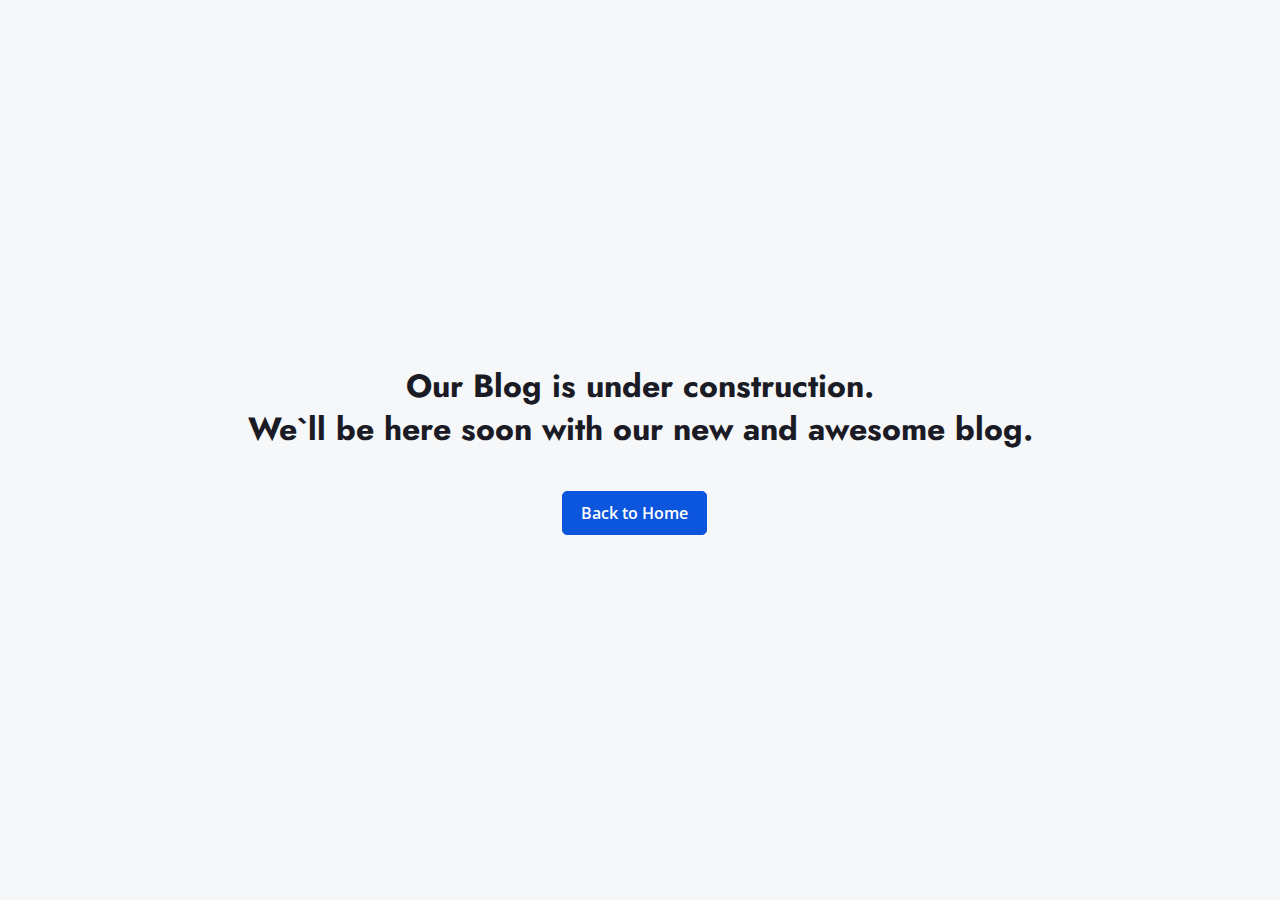
<file: coming-soon.html>
﻿<!DOCTYPE html>
<html lang="en-US" class="no-js">
<head>
  <!-- Title -->
  <title>Equifi | Coming Soon</title>
  <!-- Required Meta Tags -->
  <meta charset="utf-8">
  <meta name="viewport" content="width=device-width, initial-scale=1, shrink-to-fit=no">
  <meta name="description" content="coming soon">
  <meta name="author" content="">
  <!-- Fonts -->
  <link
    href="https://fonts.googleapis.com/css2?family=Jost:wght@300;400;500;600;700&family=Open+Sans:wght@300;400;600;700&display=swap"
    rel="stylesheet">
  <!-- Theme CSS -->
  <link rel="stylesheet" href="assets/css/theme.css">
</head>
<body data-spy="scroll" data-target="#siteMenuBody" data-offset="0">
  <!-- Home Content -->
  <section id="home" class="d-flex min-vh-100 py-12 bg-light">
    <div class="container align-self-center text-center">
      <h2 class="mb-7" data-aos="fade-up" data-aos-delay="50">Our Blog is under construction. <br /> We`ll be here soon
        with our new and awesome blog.</h2>
      <a href="index.html"
        class="btn btn-primary mb-3 mb-sm-0 mr-sm-3 d-block d-sm-inline-block w-100 w-sm-auto scrollto"
        data-aos="fade-up" data-aos-delay="100">Back to Home</a>
</body>
</html>
</file>
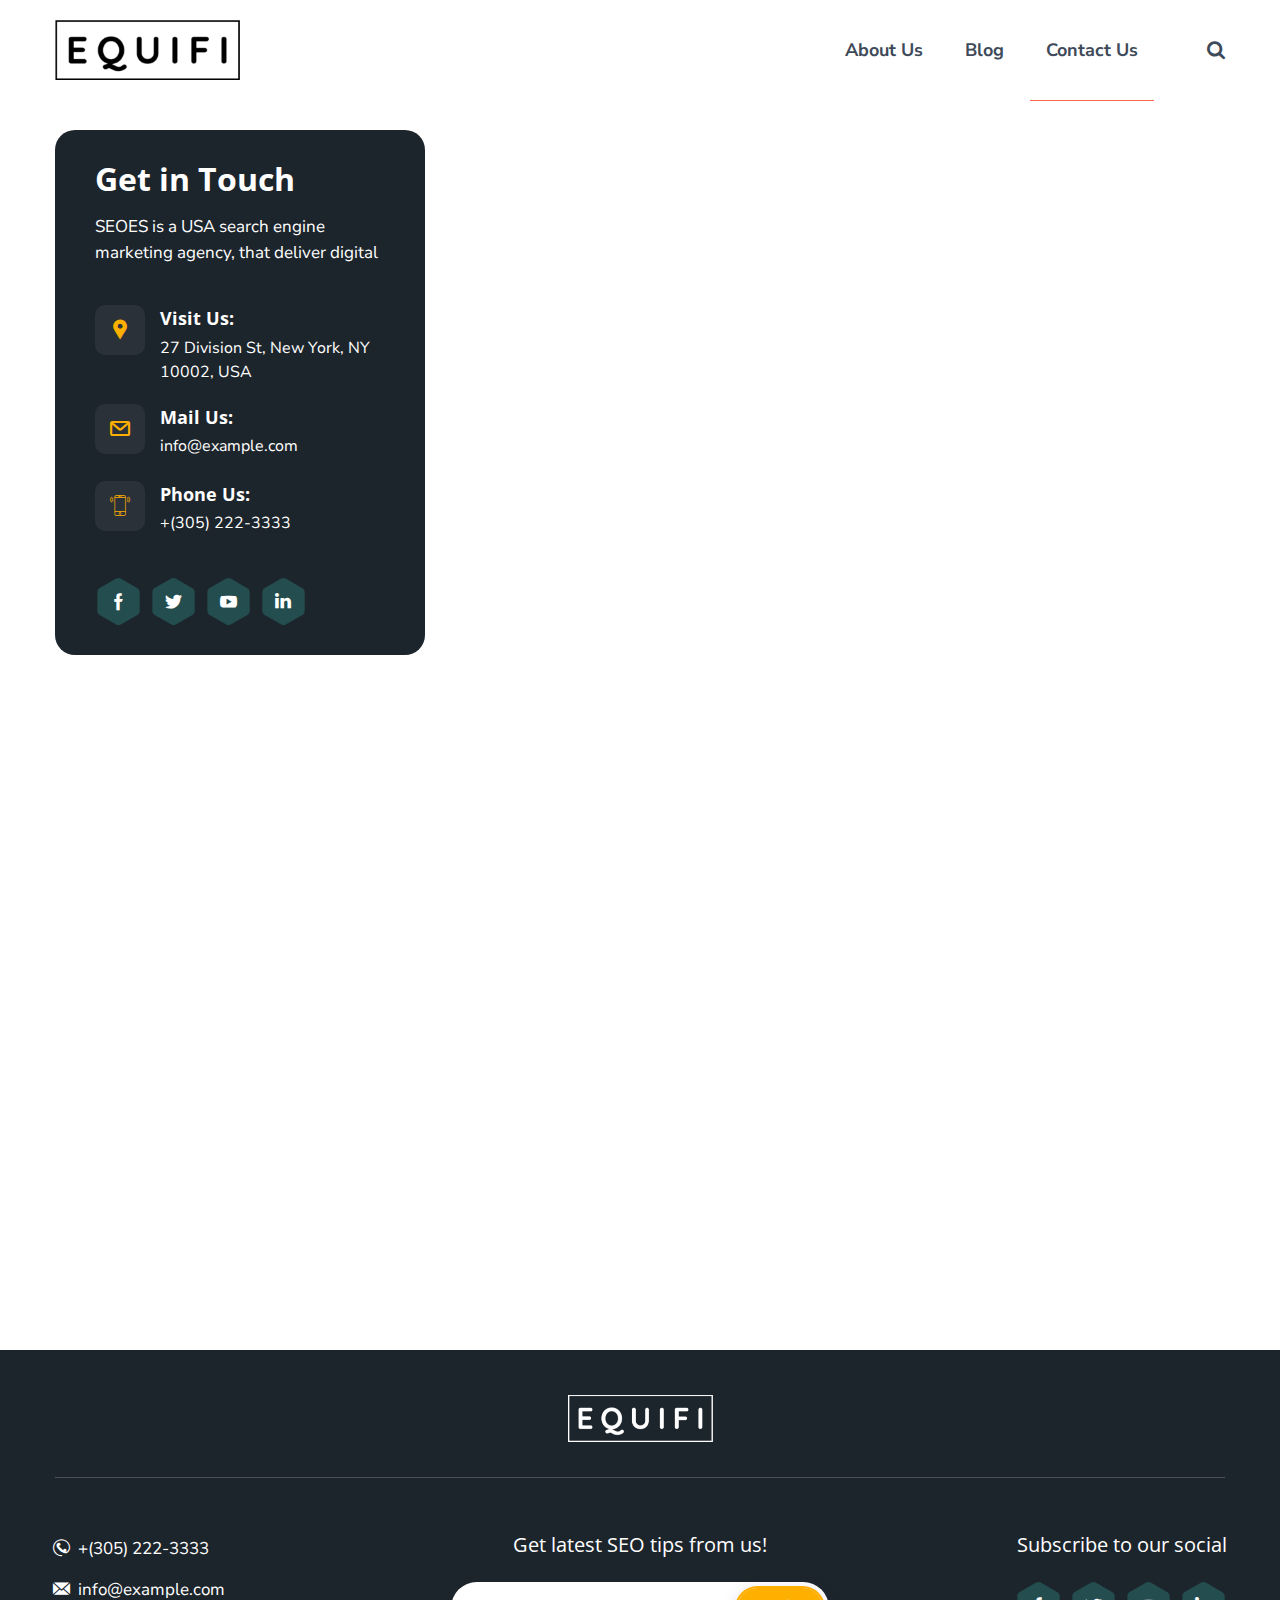
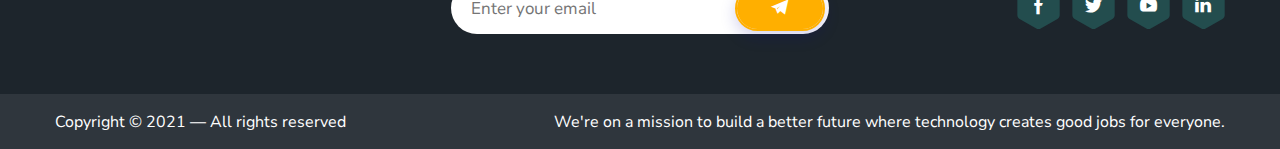
<file: contact.html>
<!DOCTYPE html>
<html lang="en">

<head>
    <meta charset="UTF-8">
    <meta name="viewport" content="width=device-width, initial-scale=1, shrink-to-fit=no">
    <meta name="description" content="" />
    <meta name="keywords" content="" />
    <link rel="icon" href="assets/images/favicon.png" sizes="32x32" type="image/png">
    <title>Equifi | Contact Us</title>

    <link rel="stylesheet" href="assets/css/all.min.css">
    <link rel="stylesheet" href="assets/css/flaticon.css">
    <link rel="stylesheet" href="assets/css/animate.min.css">
    <link rel="stylesheet" href="assets/css/aos.min.css">
    <link rel="stylesheet" href="assets/css/bootstrap.min.css">
    <link rel="stylesheet" href="assets/css/jquery.fancybox.min.css">
    <link rel="stylesheet" href="assets/css/perfect-scrollbar.css">
    <link rel="stylesheet" href="assets/css/slick.css">
    <link rel="stylesheet" href="assets/css/style.css">
    <link rel="stylesheet" href="assets/css/responsive.css">
</head>

<body>
    <main>
        <header class="style2 w-100">
     
            <div class="menubar w-100">
                <div class="container">
                    <div class="menubar-inner d-flex flex-wrap align-items-center justify-content-between w-100">
                        <div class="logo"><h1 class="mb-0"><a href="index.html" title="Home"><img width="185" src="assets/images/logo@2x.png" alt="Logo"></a></h1></div><!-- Logo -->
                        <nav>
                            <ul class="d-inline-flex flex-wrap align-items-center mb-0 list-unstyled">
                                <li><a href="#about" title="">About Us</a>
                                    
                                </li>
                                
                                
                                <li><a href="coming-soon.html" title="">Blog</a>
                                    
                                </li>
                                
                                <li><a href="contact.html" title="">Contact Us</a></li>
                            </ul>
                        </nav>
                        <div class="header-btns d-inline-flex flex-wrap align-items-center">
                            <a class="search-btn d-inline-block" href="javascript:void(0);" title=""><i class="flaticon-magnifying-glass"></i></a>
                            
                        </div>
                    </div>
                </div>
            </div><!-- Menubar -->
        </header><!-- Header -->
        <div class="sticky-header style2 w-100">
            <div class="container">
                <div class="menubar-inner d-flex flex-wrap align-items-center justify-content-between w-100">
                    <div class="logo"><h1 class="mb-0"><a href="index.html" title="Home"><img width="185" src="assets/images/logo@2x.png" alt="Logo"></a></h1></div><!-- Logo -->
                    <nav>
                        <ul class="d-inline-flex flex-wrap align-items-center mb-0 list-unstyled">
                            <li><a href="#about" title="">About Us</a>

                            </li>

                            <li><a href="coming-soon.html" title="">Blog</a>

                            </li>
                    
                            <li><a href="contact.html" title="">Contact Us</a></li>
                        </ul>
                    </nav>
                    <div class="header-btns d-inline-flex flex-wrap align-items-center">
                        <a class="search-btn d-inline-block" href="javascript:void(0);" title=""><i class="flaticon-magnifying-glass"></i></a>
                        <a class="thm-btn brd-btn rounded-pill d-inline-block" href="contact.html" title="">Get a Quote</a>
                    </div>
                </div>
            </div>
        </div><!-- Sticky Header -->
        <div class="header-search d-flex flex-wrap justify-content-center align-items-center w-100">
            <span class="search-close-btn"><i class="flaticon-delete"></i></span>
            <form>
                <input type="text" placeholder="Search">
            </form>
        </div><!-- Header Search -->
        <div class="responsive-header position-relative w-100">
            <div class="responsive-topbar w-100">
                <div class="container d-flex flex-wrap align-items-center justify-content-between">
                    <div class="logo"><h1 class="mb-0"><a href="index.html" title="Home"><img class="img-fluid" src="assets/images/logo@2x.png" alt="Logo"></a></h1></div><!-- Logo -->
                    <div class="header-btns d-inline-flex flex-wrap align-items-center">
                        <a class="res-menu-btn d-inline-block" href="javascript:void(0);" title=""><i class="fas fa-align-justify"></i></a>
                        <a class="search-btn d-inline-block" href="javascript:void(0);" title=""><i class="flaticon-magnifying-glass"></i></a>
                        
                    </div>
                </div>
            </div><!-- Responsive Topbar -->
            <div class="responsive-menu w-100">
                <div class="logo"><h1 class="mb-0"><a href="index.html" title="Home"><img class="img-fluid" src="assets/images/logo@2x.png" alt="Logo"></a></h1></div><!-- Logo -->
                <ul class="mb-0 list-unstyled w-100">
                    <li><a href="#about" title="">About Us</a>

                    </li>


                    <li><a href="coming-soon.html" title="">Blog</a>

                    </li>
                  
                    <li><a href="contact.html" title="">Contact Us</a></li>
                </ul>
            </div><!-- Responsive Menu -->
        </div><!-- Responsive Header -->

        <section>
            <div class="w-100 pt-90 pb-100 position-relative">
                <div class="container">
                    <div class="contact-wrap position-relative w-100">
                        <div class="row mrg30">
                            <div class="col-md-5 col-sm-12 col-lg-4">
                                <div
                                    class="get-in-touch-wrap bg-color11 brd-rd20 mt-40 position-relative overflow-hidden w-100">
                                    <h2 class="mb-0">Get in Touch</h2>
                                    <p class="mb-0">SEOES is a USA search engine marketing agency, that deliver digital
                                    </p>
                                    <div class="contact-info-box mt-40 d-flex flex-wrap w-100">
                                        <i class="flaticon-facebook-placeholder-for-locate-places-on-maps"></i>
                                        <div class="contact-info-inner">
                                            <h5 class="mb-0">Visit Us:</h5>
                                            <p class="mb-0">27 Division St, New York, NY 10002, USA</p>
                                        </div>
                                    </div>
                                    <div class="contact-info-box mt-20 d-flex flex-wrap w-100">
                                        <i class="flaticon-message-closed-envelope"></i>
                                        <div class="contact-info-inner">
                                            <h5 class="mb-0">Mail Us:</h5>
                                            <a href="mailto:info@example.com" title="">info@example.com</a>
                                        </div>
                                    </div>
                                    <div class="contact-info-box mt-20 d-flex flex-wrap w-100">
                                        <i class="icon-037-smartphone"></i>
                                        <div class="contact-info-inner">
                                            <h5 class="mb-0">Phone Us:</h5>
                                            <a href="tel:(305) 222-3333" title="">+(305) 222-3333</a>
                                        </div>
                                    </div>
                                    <div class="social-links2 d-flex flex-wrap align-items-center w-100">
                                        <a href="https://www.facebook.com/" title="Facebook" target="_blank">
                                            <svg class="svg_shape" xmlns="http://www.w3.org/2000/svg">
                                                <g>
                                                    <path
                                                        d="M54.8,1.3l35.5,20.3c3,1.7,4.8,4.8,4.8,8.2v40.6c0,3.4-1.8,6.5-4.8,8.2L54.8,98.7c-3,1.7-6.6,1.7-9.5,0 L9.8,78.5c-3-1.7-4.8-4.8-4.8-8.2V29.7c0-3.4,1.8-6.5,4.8-8.2L45.2,1.3C48.2-0.4,51.8-0.4,54.8,1.3z">
                                                    </path>
                                                </g>
                                            </svg>
                                            <i class="flaticon-facebook"></i>
                                        </a>
                                        <a href="https://twitter.com/" title="Twitter" target="_blank">
                                            <svg class="svg_shape" xmlns="http://www.w3.org/2000/svg">
                                                <g>
                                                    <path
                                                        d="M54.8,1.3l35.5,20.3c3,1.7,4.8,4.8,4.8,8.2v40.6c0,3.4-1.8,6.5-4.8,8.2L54.8,98.7c-3,1.7-6.6,1.7-9.5,0 L9.8,78.5c-3-1.7-4.8-4.8-4.8-8.2V29.7c0-3.4,1.8-6.5,4.8-8.2L45.2,1.3C48.2-0.4,51.8-0.4,54.8,1.3z">
                                                    </path>
                                                </g>
                                            </svg>
                                            <i class="flaticon-twitter"></i>
                                        </a>
                                        <a href="https://youtube.com/" title="Youtube" target="_blank">
                                            <svg class="svg_shape" xmlns="http://www.w3.org/2000/svg">
                                                <g>
                                                    <path
                                                        d="M54.8,1.3l35.5,20.3c3,1.7,4.8,4.8,4.8,8.2v40.6c0,3.4-1.8,6.5-4.8,8.2L54.8,98.7c-3,1.7-6.6,1.7-9.5,0 L9.8,78.5c-3-1.7-4.8-4.8-4.8-8.2V29.7c0-3.4,1.8-6.5,4.8-8.2L45.2,1.3C48.2-0.4,51.8-0.4,54.8,1.3z">
                                                    </path>
                                                </g>
                                            </svg>
                                            <i class="flaticon-youtube"></i>
                                        </a>
                                        <a href="https://linkedin.com/" title="Linkedin" target="_blank">
                                            <svg class="svg_shape" xmlns="http://www.w3.org/2000/svg">
                                                <g>
                                                    <path
                                                        d="M54.8,1.3l35.5,20.3c3,1.7,4.8,4.8,4.8,8.2v40.6c0,3.4-1.8,6.5-4.8,8.2L54.8,98.7c-3,1.7-6.6,1.7-9.5,0 L9.8,78.5c-3-1.7-4.8-4.8-4.8-8.2V29.7c0-3.4,1.8-6.5,4.8-8.2L45.2,1.3C48.2-0.4,51.8-0.4,54.8,1.3z">
                                                    </path>
                                                </g>
                                            </svg>
                                            <i class="flaticon-linkedin"></i>
                                        </a>
                                    </div>
                                </div>
                            </div>
                            <div class="col-md-7 col-sm-12 col-lg-8">
                                <div class="contact-form-wrap mt-40 w-100">

                                    <form action="#" method="post" id="email-form">
                                        <iframe src="https://tally.so/embed/npbr1y?alignLeft=1&transparentBackground=1"
                                            width="100%" height=550px frameborder="0" marginheight="0" marginwidth="0"
                                            title="Reach Out To Us
">
                                        </iframe>
                                    </form>
                                </div>
                            </div>
                        </div>
                    </div><!-- Contact Wrap -->
                    <div class="contact-map w-100 overflow-hidden mt-50 brd-rd20">
                        <iframe
                            src="https://www.google.com/maps/embed?pb=!1m18!1m12!1m3!1d3169.1859404323836!2d-122.05297108441484!3d37.40907974088707!2m3!1f0!2f0!3f0!3m2!1i1024!2i768!4f13.1!3m3!1m2!1s0x808fb78af144de37%3A0xdd4791b7bab4679f!2sMoffett%20Federal%20Airfield!5e0!3m2!1sen!2s!4v1618730224931!5m2!1sen!2s"></iframe>
                    </div>
                </div>
            </div>
        </section>
        <footer>
            <div class="w-100 pt-40 bg-color11 position-relative">
                <div class="container">
                    <div class="logo text-center w-100">
                        <h1 class="mb-0"><a href="index.html" title="Logo"><img class="img-fluid"
                                    src="assets/images/logo@2x-white.png" alt="Logo White" height="89" width="287"></a>
                        </h1>
                    </div>
                    <div class="footer-data position-relative w-100">
                        <div class="row">
                            <div class="col-md-4 col-sm-6 col-lg-4">
                                <div class="widget w-100">
                                    <ul class="footer-contact-list list-unstyled mb-0 w-100">
                                        <li><i class="flaticon-telephone-auricular-with-cable"></i><a
                                                href="tel:(305) 222-3333" title="">+(305) 222-3333</a></li>
                                        <li><i class="flaticon-email"></i><a href="mailto:info@example.com"
                                                title="">info@example.com</a></li>
                                    </ul>
                                </div>
                            </div>
                            <div class="col-md-4 col-sm-6 col-lg-4">
                                <div class="widget text-center w-100">
                                    <h4>Get latest SEO tips from us!</h4>
                                    <div class="newsletter-wrap w-100">
                                        <form class="newsletter position-relative w-100" id="subscribe-form"
                                            method="post" action="#">
                                            <input class="rounded-pill email w-100" type="email" name="email"
                                                placeholder="Enter your email" required>
                                            <button class="thm-btn d-inline-block rounded-pill position-absolute"
                                                id="subscribe-button"><i class="flaticon-telegram"></i></button>
                                            <div class="response w-100"></div>
                                        </form>
                                    </div>
                                </div>
                            </div>
                            <div class="col-md-4 col-sm-6 col-lg-4">
                                <div class="widget text-end w-100">
                                    <h4>Subscribe to our social</h4>
                                    <div
                                        class="social-links2 d-flex flex-wrap align-items-center justify-content-end w-100">
                                        <a href="https://www.facebook.com/" title="Facebook" target="_blank">
                                            <svg class="svg_shape" xmlns="http://www.w3.org/2000/svg">
                                                <g>
                                                    <path
                                                        d="M54.8,1.3l35.5,20.3c3,1.7,4.8,4.8,4.8,8.2v40.6c0,3.4-1.8,6.5-4.8,8.2L54.8,98.7c-3,1.7-6.6,1.7-9.5,0 L9.8,78.5c-3-1.7-4.8-4.8-4.8-8.2V29.7c0-3.4,1.8-6.5,4.8-8.2L45.2,1.3C48.2-0.4,51.8-0.4,54.8,1.3z">
                                                    </path>
                                                </g>
                                            </svg>
                                            <i class="flaticon-facebook"></i>
                                        </a>
                                        <a href="https://twitter.com/" title="Twitter" target="_blank">
                                            <svg class="svg_shape" xmlns="http://www.w3.org/2000/svg">
                                                <g>
                                                    <path
                                                        d="M54.8,1.3l35.5,20.3c3,1.7,4.8,4.8,4.8,8.2v40.6c0,3.4-1.8,6.5-4.8,8.2L54.8,98.7c-3,1.7-6.6,1.7-9.5,0 L9.8,78.5c-3-1.7-4.8-4.8-4.8-8.2V29.7c0-3.4,1.8-6.5,4.8-8.2L45.2,1.3C48.2-0.4,51.8-0.4,54.8,1.3z">
                                                    </path>
                                                </g>
                                            </svg>
                                            <i class="flaticon-twitter"></i>
                                        </a>
                                        <a href="https://youtube.com/" title="Youtube" target="_blank">
                                            <svg class="svg_shape" xmlns="http://www.w3.org/2000/svg">
                                                <g>
                                                    <path
                                                        d="M54.8,1.3l35.5,20.3c3,1.7,4.8,4.8,4.8,8.2v40.6c0,3.4-1.8,6.5-4.8,8.2L54.8,98.7c-3,1.7-6.6,1.7-9.5,0 L9.8,78.5c-3-1.7-4.8-4.8-4.8-8.2V29.7c0-3.4,1.8-6.5,4.8-8.2L45.2,1.3C48.2-0.4,51.8-0.4,54.8,1.3z">
                                                    </path>
                                                </g>
                                            </svg>
                                            <i class="flaticon-youtube"></i>
                                        </a>
                                        <a href="https://linkedin.com/" title="Linkedin" target="_blank">
                                            <svg class="svg_shape" xmlns="http://www.w3.org/2000/svg">
                                                <g>
                                                    <path
                                                        d="M54.8,1.3l35.5,20.3c3,1.7,4.8,4.8,4.8,8.2v40.6c0,3.4-1.8,6.5-4.8,8.2L54.8,98.7c-3,1.7-6.6,1.7-9.5,0 L9.8,78.5c-3-1.7-4.8-4.8-4.8-8.2V29.7c0-3.4,1.8-6.5,4.8-8.2L45.2,1.3C48.2-0.4,51.8-0.4,54.8,1.3z">
                                                    </path>
                                                </g>
                                            </svg>
                                            <i class="flaticon-linkedin"></i>
                                        </a>
                                    </div>
                                </div>
                            </div>
                        </div>
                    </div><!-- Footer Data -->
                </div>
            </div>
        </footer><!-- Footer -->
        <div class="bottom-bar bg-color12 w-100">
            <div class="container">
                <div class="bottom-inner d-flex flex-wrap align-items-center justify-content-between w-100">
                    <p class="mb-0">Copyright &copy; 2021 — All rights reserved</p>
                    <p class="mb-0">We're on a mission to build a better future where technology creates good jobs for
                        everyone.</p>
                </div>
            </div>
        </div><!-- Bottom Bar -->
    </main><!-- Main Wrapper -->

    <script src="assets/js/jquery.min.js"></script>
    <script src="assets/js/popper.min.js"></script>
    <script src="assets/js/bootstrap.min.js"></script>
    <script src="assets/js/aos.min.js"></script>
    <script src="assets/js/counterup.min.js"></script>
    <script src="assets/js/particles.min.js"></script>
    <script src="assets/js/tilt.jquery.min.js"></script>
    <script src="assets/js/jquery.fancybox.min.js"></script>
    <script src="assets/js/perfect-scrollbar.min.js"></script>
    <script src="assets/js/slick.min.js"></script>
    <script src="assets/js/scroll-up-bar.min.js"></script>
    <script src="assets/js/custom-scripts.js"></script>
</body>

</html>
</file>
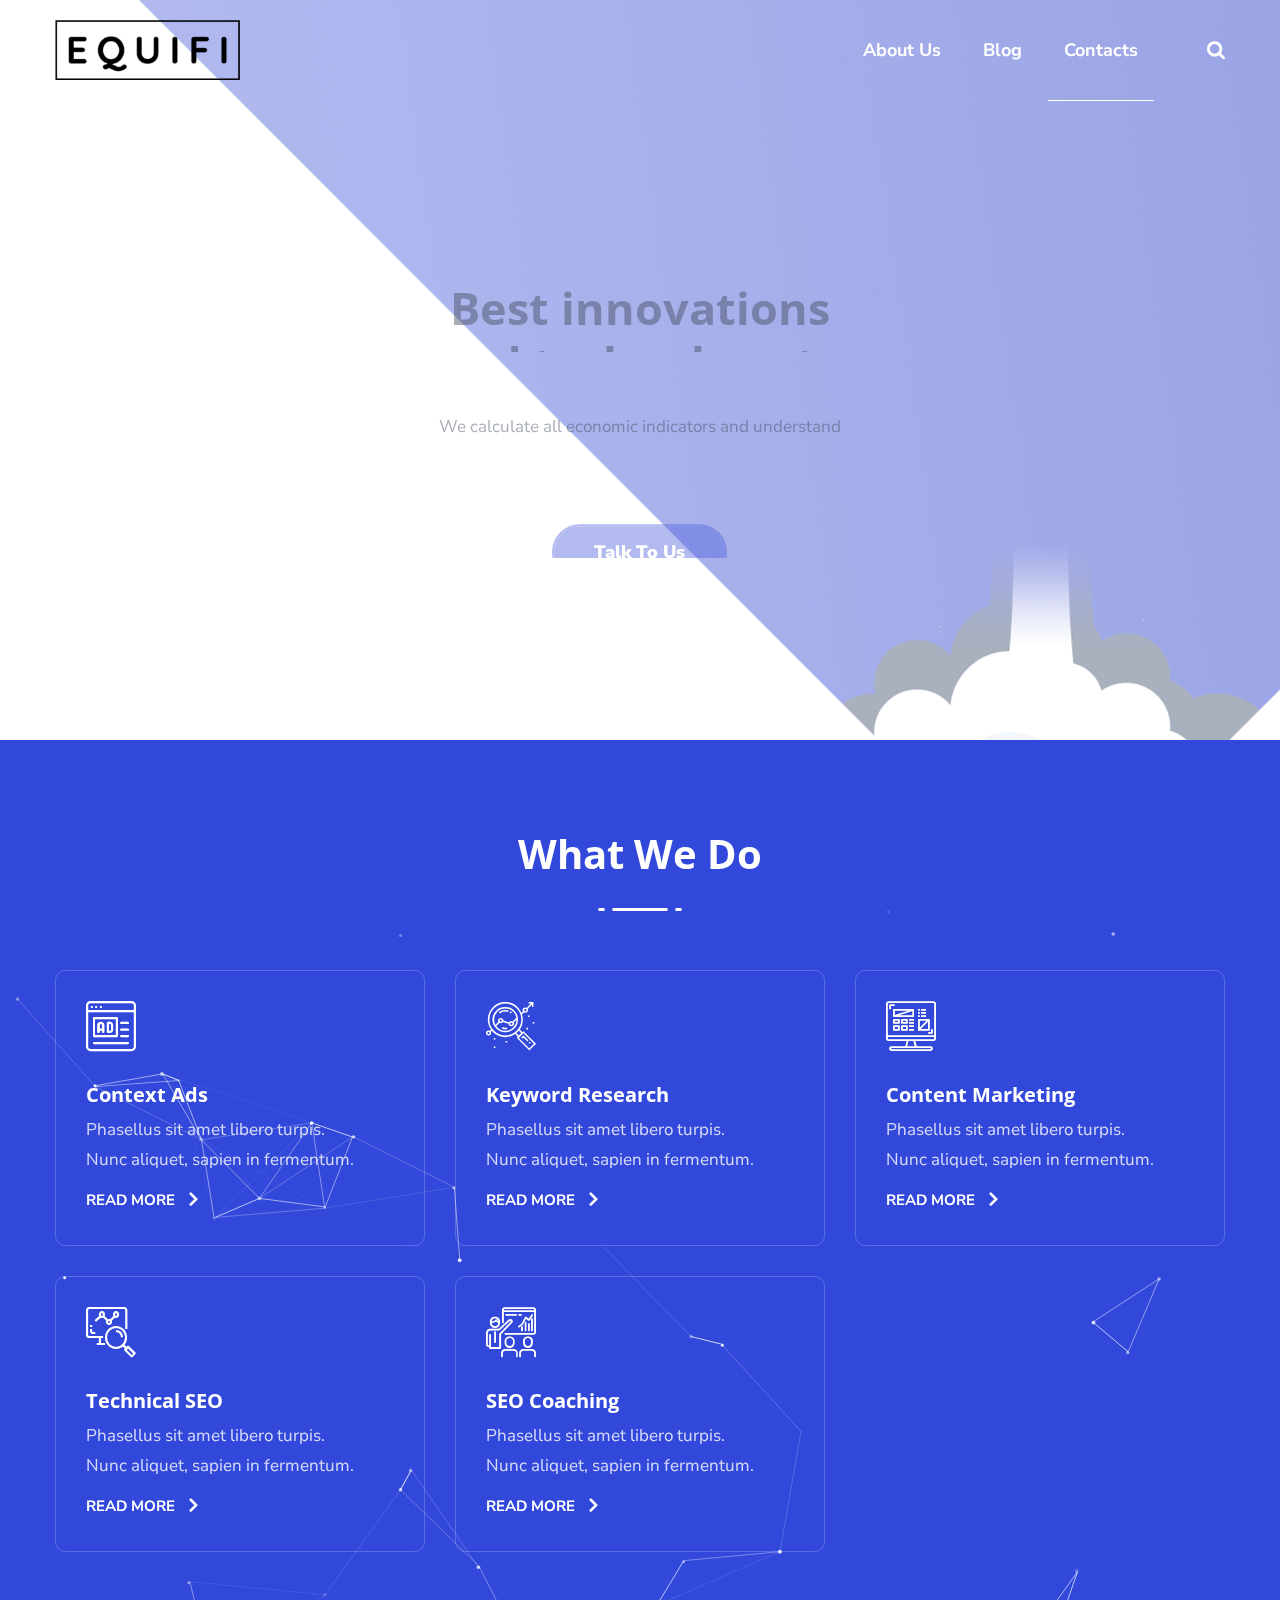
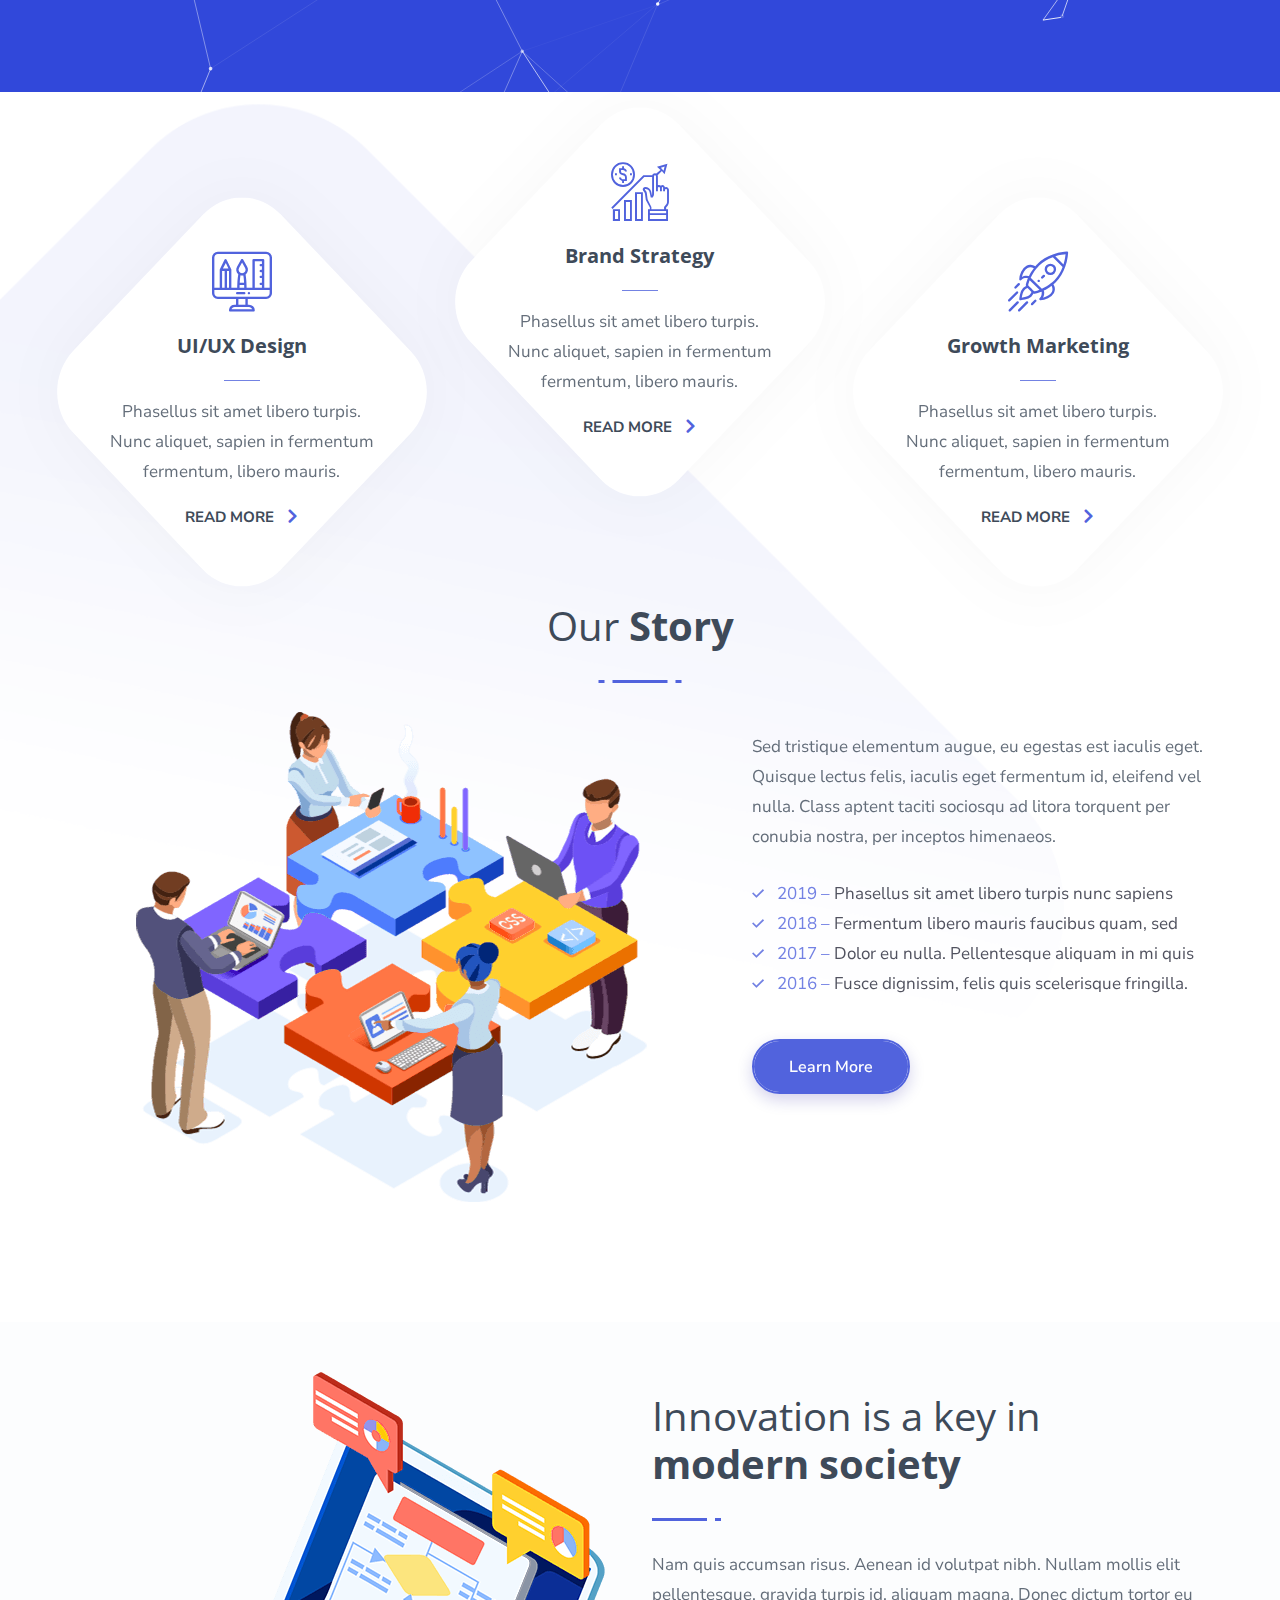
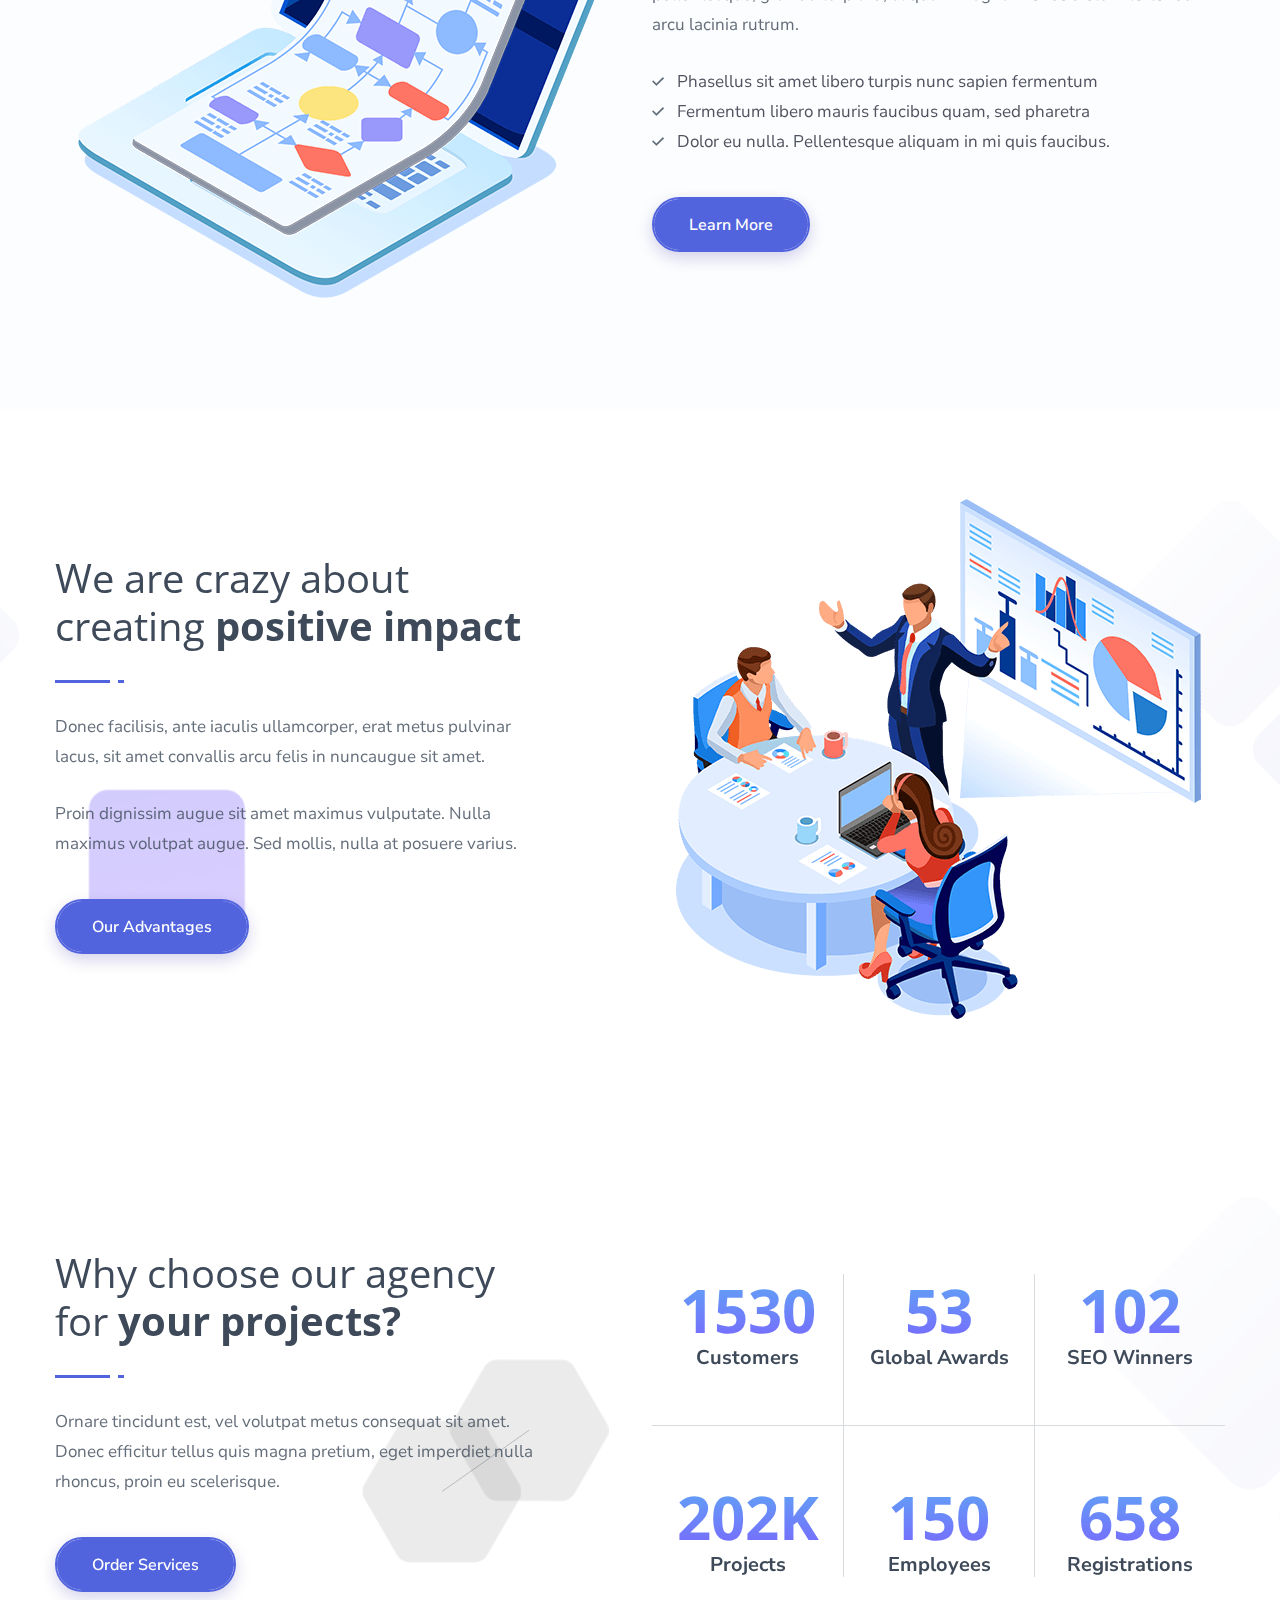
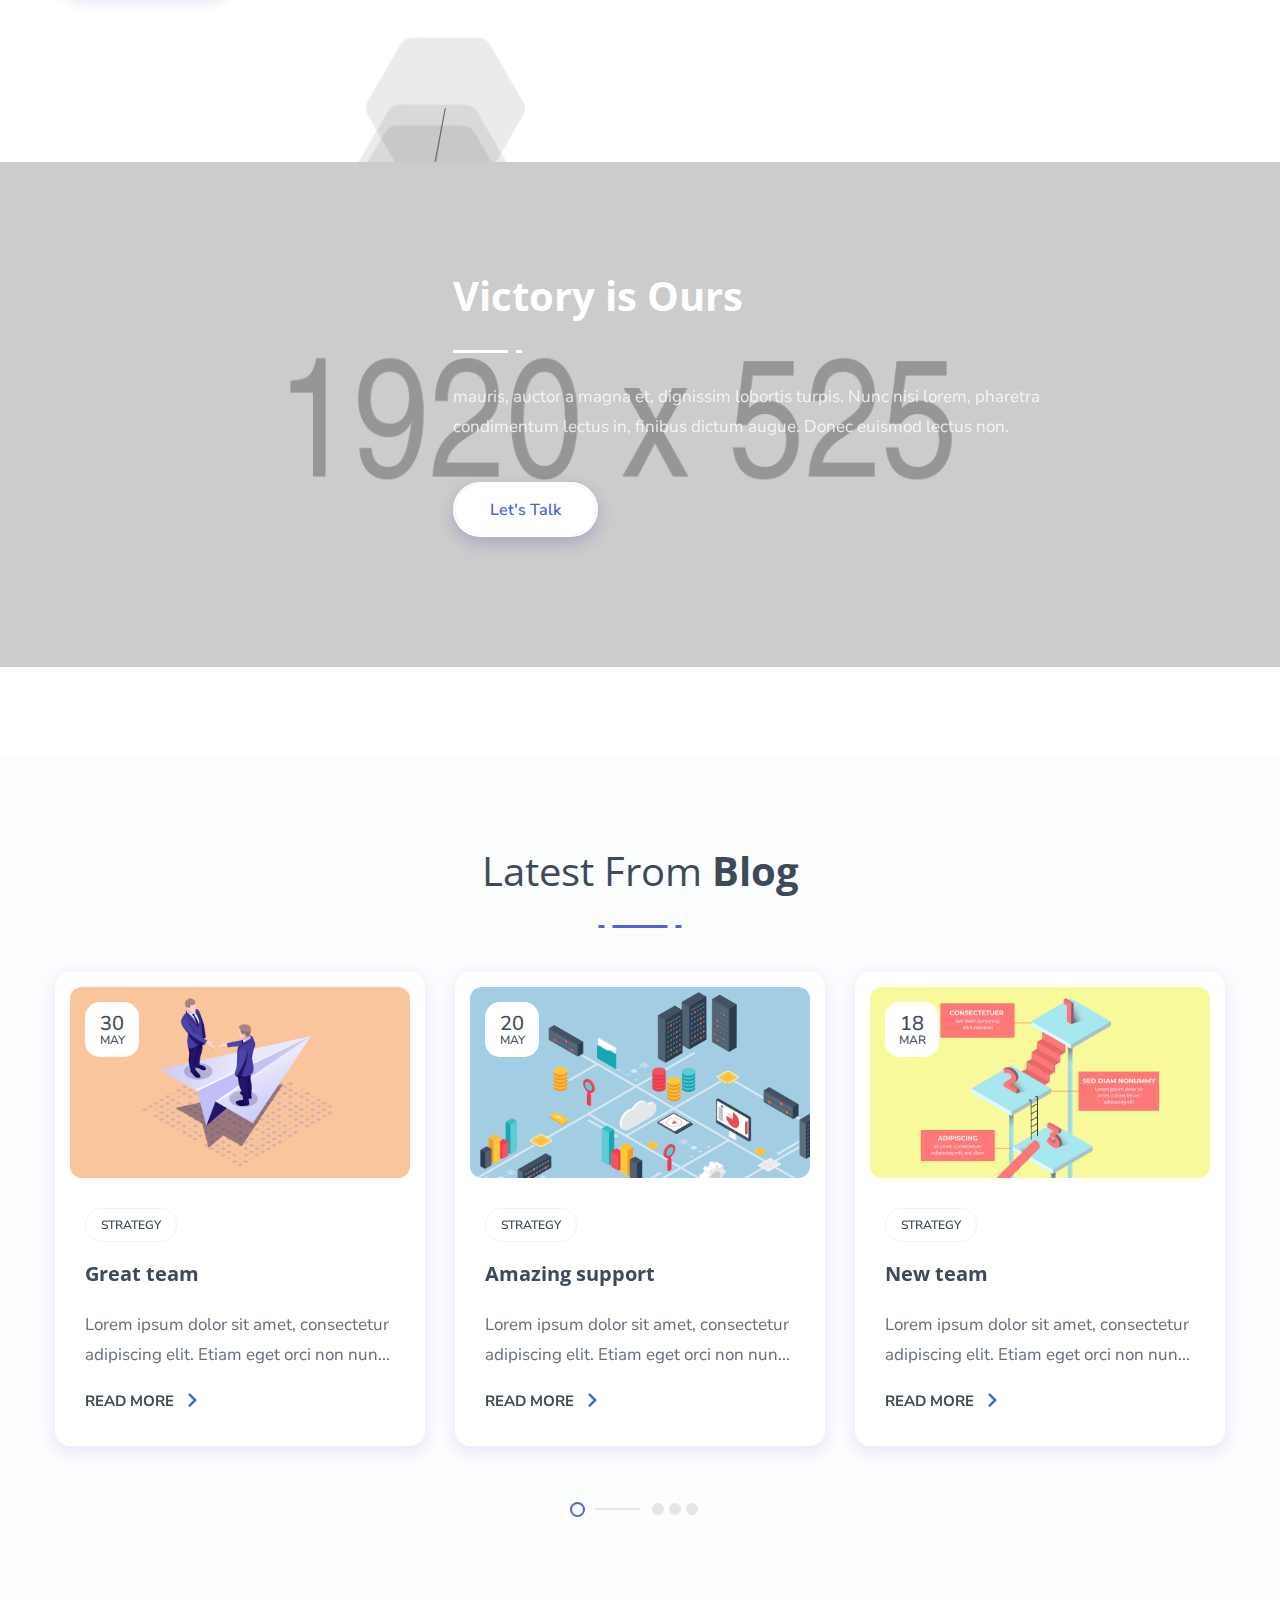
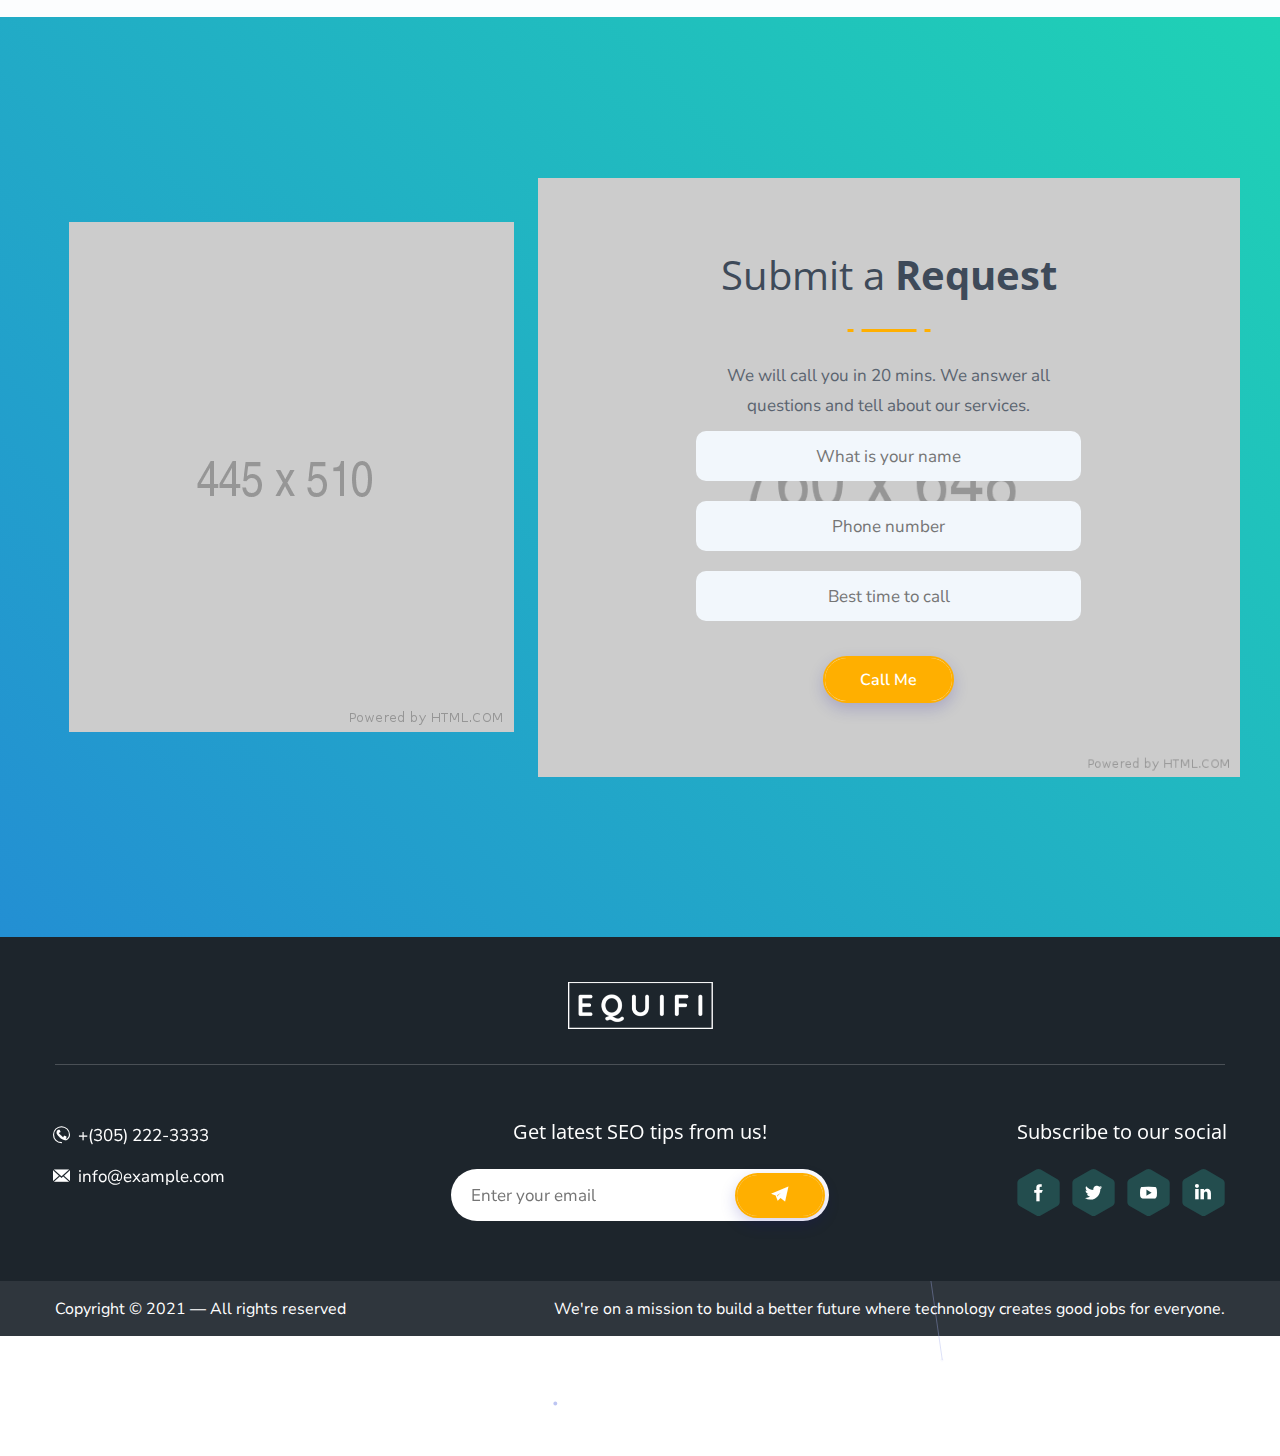
<file: index4.html>
<!DOCTYPE html>
<html lang="en">
<head>
    <meta charset="UTF-8">
    <meta name="viewport" content="width=device-width, initial-scale=1, shrink-to-fit=no">
    <meta name="description" content=""/>
    <meta name="keywords" content=""/>
    <link rel="icon" href="assets/images/favicon.png" sizes="32x32" type="image/png">
    <title>Equifi</title>

    <link rel="stylesheet" href="assets/css/all.min.css">
    <link rel="stylesheet" href="assets/css/flaticon.css">
    <link rel="stylesheet" href="assets/css/animate.min.css">
    <link rel="stylesheet" href="assets/css/aos.min.css">
    <link rel="stylesheet" href="assets/css/bootstrap.min.css">
    <link rel="stylesheet" href="assets/css/jquery.fancybox.min.css">
    <link rel="stylesheet" href="assets/css/perfect-scrollbar.css">
    <link rel="stylesheet" href="assets/css/slick.css">
    <link rel="stylesheet" href="assets/css/style.css">
    <link rel="stylesheet" href="assets/css/responsive.css">

    <!-- Revolution Style Sheets -->
    <link rel="stylesheet" href="assets/css/revolution/settings.css">
    <!-- Revolution Layers Styles -->
    <link rel="stylesheet" href="assets/css/revolution/layers.css">
    <!-- Revolution Navigation Styles -->
    <link rel="stylesheet" href="assets/css/revolution/navigation.css">
</head>
<body>
<main>
    <header class="style4 w-100">
        <div class="menubar w-100">
            <div class="container">
                <div class="menubar-inner d-flex flex-wrap align-items-center justify-content-between w-100">
                    <div class="logo"><h1 class="mb-0"><a href="index.html" title="Home"><img width="185" src="assets/images/logo@2x.png" alt="Logo"></a></h1></div><!-- Logo -->
                    <nav>
                        <ul class="d-inline-flex flex-wrap align-items-center mb-0 list-unstyled">
                            <li><a href="javascript:void(0);" title="">About Us</a>
                                
                            </li>
                            
                            
                            <li><a href="javascript:void(0);" title="">Blog</a>
                                
                            </li>
                            
                            <li><a href="" title="">Contacts</a></li>
                        </ul>
                    </nav>
                    <div class="header-btns d-inline-flex flex-wrap align-items-center">
                        <a class="search-btn d-inline-block" href="javascript:void(0);" title=""><i class="flaticon-magnifying-glass"></i></a>
       
                        
                        
                    </div>
                </div>
            </div>
        </div><!-- Menubar -->
    </header><!-- Header -->
    <div class="sticky-header style4 w-100">
        <div class="container">
            <div class="menubar-inner d-flex flex-wrap align-items-center justify-content-between w-100">
                <div class="logo"><h1 class="mb-0"><a href="index.html" title="Home"><img width="185" src="assets/images/logo@2x.png" alt="Logo"></a></h1></div><!-- Logo -->
                <nav>
                    <ul class="d-inline-flex flex-wrap align-items-center mb-0 list-unstyled">
                        <li><a href="javascript:void(0);" title="">About Us</a>
                        </li>
                        <li><a href="javascript:void(0);" title="">Blog</a>
                        </li>
                        <li><a href="" title="">Contacts</a></li>
                    </ul>
                </nav>
                <div class="header-btns d-inline-flex flex-wrap align-items-center">
                    <a class="search-btn d-inline-block" href="javascript:void(0);" title=""><i class="flaticon-magnifying-glass"></i></a>
                    <a class="thm-btn brd-btn rounded-pill d-inline-block" href="contact.html" title="">Get a Quote</a>
                </div>
            </div>
        </div>
    </div><!-- Sticky Header -->
    <div class="header-search d-flex flex-wrap justify-content-center align-items-center w-100">
        <span class="search-close-btn"><i class="flaticon-delete"></i></span>
        <form>
            <input type="text" placeholder="Search">
        </form>
    </div><!-- Header Search -->
    <div class="responsive-header position-relative w-100">
        <div class="responsive-topbar w-100">
            <div class="container d-flex flex-wrap align-items-center justify-content-between">
                <div class="logo"><h1 class="mb-0"><a href="index.html" title="Home"><img class="img-fluid" src="assets/images/logo@2x.png" alt="Logo"></a></h1></div><!-- Logo -->
                <div class="header-btns d-inline-flex flex-wrap align-items-center">
                    <a class="res-menu-btn d-inline-block" href="javascript:void(0);" title=""><i class="fas fa-align-justify"></i></a>
                    <a class="search-btn d-inline-block" href="javascript:void(0);" title=""><i class="flaticon-magnifying-glass"></i></a>
                    <div class="header-cart-box position-relative d-inline-block">
                        <a class="cart-btn position-relative" href="javascript:void(0);" title="View your shopping cart"><i class="flaticon-shopping-cart-silhouette"></i><span class="position-absolute rounded-circle bg-color3">3</span></a>
                        <div class="minicart-dropdown">
                            <ul class="mb-0 list-unstyled w-100">
                                <li>
                                    <div class="minicart-item d-flex flex-wrap w-100">
                                        <a href="shop-detail.html" title=""><img class="img-fluid" src="assets/images/resources/shop-img1.jpg" alt="Cart Image 1"></a>
                                        <div class="minicart-info">
                                            <h6 class="mb-0"><a href="shop-detail.html" title="">Made Simple Art</a></h6>
                                            <span class="price">$254.00</span>
                                            <a class="remove-cart" href="javascript:void(0);" title=""><i class="flaticon-delete"></i></a>
                                        </div>
                                    </div>
                                </li>
                                <li>
                                    <div class="minicart-item d-flex flex-wrap w-100">
                                        <a href="shop-detail.html" title=""><img class="img-fluid" src="assets/images/resources/shop-img2.jpg" alt="Cart Image 2"></a>
                                        <div class="minicart-info">
                                            <h6 class="mb-0"><a href="shop-detail.html" title="">Seo Fitness Workbook</a></h6>
                                            <span class="price">$231.00</span>
                                            <a class="remove-cart" href="javascript:void(0);" title=""><i class="flaticon-delete"></i></a>
                                        </div>
                                    </div>
                                </li>
                                <li>
                                    <div class="minicart-item d-flex flex-wrap w-100">
                                        <a href="shop-detail.html" title=""><img class="img-fluid" src="assets/images/resources/shop-img3.jpg" alt="Cart Image 3"></a>
                                        <div class="minicart-info">
                                            <h6 class="mb-0"><a href="shop-detail.html" title="">SEO Help</a></h6>
                                            <span class="price">$240.00</span>
                                            <a class="remove-cart" href="javascript:void(0);" title=""><i class="flaticon-delete"></i></a>
                                        </div>
                                    </div>
                                </li>
                            </ul>
                            <div class="d-block btns-total w-100">
                                <span>Subtotal: <span class="price">$725.00</span></span>
                                <div class="btns-wrap d-flex flex-wrap w-100">
                                    <a class="thm-btn sml-btn d-inline-block rounded-pill" href="cart.html" title="">View Cart</a>
                                    <a class="thm-btn sml-btn brd-btn d-inline-block rounded-pill" href="checkout.html" title="">Checkout</a>
                                </div>
                            </div>
                        </div>
                    </div>
                </div>
            </div>
        </div><!-- Responsive Topbar -->
        <div class="responsive-menu w-100">
            <div class="logo"><h1 class="mb-0"><a href="index.html" title="Home"><img class="img-fluid" src="assets/images/logo@2x.png" alt="Logo"></a></h1></div><!-- Logo -->
            <ul class="mb-0 list-unstyled w-100">
                <li class="menu-item-has-children"><a href="javascript:void(0);" title="">Home</a>
                    <ul class="children mb-0 list-unstyled">
                        <li><a href="index.html" title="">SEO Agency</a></li>
                        <li><a href="index2.html" title="">Marketing Agency</a></li>
                        <li><a href="index3.html" title="">SEO Consultant</a></li>
                        <li><a href="index4.html" title="">StartUp Agency</a></li>
                        <li><a href="index5.html" title="">App Landing</a></li>
                    </ul>
                </li>
                <li class="menu-item-has-children"><a href="javascript:void(0);" title="">Pages</a>
                    <ul class="children mb-0 list-unstyled">
                        <li><a href="seo-services.html" title="">SEO Services</a></li>
                        <li><a href="ppm-services.html" title="">PPM Services</a></li>
                        <li><a href="digital-marketing.html" title="">Digital Marketing</a></li>
                        <li><a href="about.html" title="">About Us</a></li>
                        <li><a href="our-story.html" title="">Our Story</a></li>
                        <li><a href="team.html" title="">Our Team</a></li>
                        <li><a href="content-elements.html" title="">Content Elements</a></li>
                        <li><a href="pricing-table.html" title="">Pricing Tables</a></li>
                    </ul>
                </li>
                <li class="menu-item-has-children"><a href="javascript:void(0);" title="">Portfolio</a>
                    <ul class="children mb-0 list-unstyled">
                        <li><a href="portfolio-masonry.html" title="">Masonry</a></li>
                        <li><a href="portfolio-masonry-filters.html" title="">With Filter</a></li>
                        <li><a href="portfolio-3column-full-width.html" title="">Full Width</a></li>
                        <li><a href="portfolio-2column.html" title="">Two Columns</a></li>
                        <li><a href="portfolio-4column-full-width.html" title="">Four Columns</a></li>
                        <li><a href="gallery.html" title="">Gallery</a></li>
                        <li class="menu-item-has-children"><a href="javascript:void(0);" title="">Portfolio Singles</a>
                            <ul class="children mb-0 list-unstyled">
                                <li><a href="data-analysis.html" title="">Small Images</a></li>
                                <li><a href="content-audit.html" title="">Big Images</a></li>
                                <li><a href="new-strategies.html" title="">Slider</a></li>
                                <li><a href="creative-campaigns.html" title="">Two Cols Gallery</a></li>
                                <li><a href="market-intelligence.html" title="">Three Cols Gallery</a></li>
                            </ul>
                        </li>
                    </ul>
                </li>
                <li class="menu-item-has-children"><a href="javascript:void(0);" title="">Blog</a>
                    <ul class="children mb-0 list-unstyled">
                        <li><a href="blog-checkerboard.html" title="">Checkerboard</a></li>
                        <li><a href="blog-masonry.html" title="">Masonry</a></li>
                        <li><a href="blog-2column.html" title="">Two Columns</a></li>
                        <li><a href="blog-3column.html" title="">Three Columns</a></li>
                        <li><a href="blog-3column-full-width.html" title="">Three Columns Full Width</a></li>
                        <li><a href="blog-4column-full-width.html" title="">Four Columns Full Width</a></li>
                        <li><a href="blog-checkerboard.html" title="">List View</a></li>
                        <li><a href="blog-checkerboard.html" title="">Medium Images</a></li>
                        <li><a href="blog-checkerboard.html" title="">Without Sidebar</a></li>
                        <li><a href="blog-left-sidebar.html" title="">Left Sidebar</a></li>
                        <li><a href="blog-right-sidebar.html" title="">Right Sidebar</a></li>
                        <li><a href="blog-detail-gallery.html" title="">Gallery</a></li>
                        <li><a href="blog-detail-audio.html" title="">Audio</a></li>
                        <li><a href="blog-detail-link.html" title="">Link</a></li>
                        <li><a href="blog-detail-quote.html" title="">Quote</a></li>
                        <li><a href="blog-detail.html" title="">Image</a></li>
                        <li><a href="blog-detail-video.html" title="">Video</a></li>
                    </ul>
                </li>
                <li class="menu-item-has-children"><a href="javascript:void(0);" title="">Shop</a>
                    <ul class="children mb-0 list-unstyled">
                        <li><a href="shop.html" title="">Shop</a></li>
                        <li><a href="shop-detail.html" title="">Shop Detail</a></li>
                        <li><a href="cart.html" title="">Cart</a></li>
                        <li><a href="checkout.html" title="">Checkout</a></li>
                        <li><a href="shop-shortcodes.html" title="">Shortcodes</a></li>
                    </ul>
                </li>
                <li><a href="contact.html" title="">Contacts</a></li>
            </ul>
        </div><!-- Responsive Menu -->
    </div><!-- Responsive Header -->
    <section>
        <div class="w-100">
            <div id="rev_slider_4_1_wrapper" class="rev_slider_wrapper fullscreen-container" data-alias="notgeneric125"
                 data-source="gallery" style="background-color:transparent;padding:0px;">
                <div id="rev_slider_4_1" class="rev_slider fullscreenbanner" style="display:none;" data-version="5.4.1">
                    <ul>
                        <li data-index="rs-1" data-transition="fade" data-slotamount="default" data-hideafterloop="0"
                            data-hideslideonmobile="off" data-title="Slide Title" data-easein="Power4.easeInOut"
                            data-easeout="Power4.easeInOut" data-masterspeed="2000" data-rotate="0"
                            data-fstransition="random" data-fsmasterspeed="1500" data-fsslotamount="7"
                            data-saveperformance="off" data-param1="" data-param2="" data-param3="" data-param4=""
                            data-param5="" data-param6="" data-param7="" data-param8="" data-param9="" data-param10=""
                            data-description="">
                            <!--                            <img src="assets/images/resources/slide-bg4.png" alt="Slide Background 4" class="rev-slidebg img-fluid" data-bgposition="center center" data-bgfit="cover" data-bgrepeat="no-repeat">-->

                            <!-- Layer NR. 1 -->
                            <div class="tp-caption img-layer2 tp-resizeme"
                                 id="slide1-layer-1"
                                 data-x="['right','left','right','right']" data-hoffset="['-860','0','0','0']"
                                 data-y="['top','top','top','top']" data-voffset="['0','0','0','0']"
                                 data-fontsize="['60','60','50','40']"
                                 data-lineheight="['70','70','60','50']"
                                 data-width="none"
                                 data-height="none"
                                 data-whitespace="nowrap"
                                 data-type="text"
                                 data-responsive_offset="on"
                                 data-frames='[{"from":"y:0;z:0;rX:0deg;rY:0;rZ:0;sX:1;sY:1;skX:0;skY:0;opacity:0;","mask":"x:0px;y:0;s:inherit;e:inherit;","speed":1500,"to":"o:1;","delay":100,"ease":"Power4.easeInOut"},{"delay":"wait","speed":100,"to":"y:[100%];","mask":"x:inherit;y:inherit;s:inherit;e:inherit;","ease":"Power2.easeInOut"}]'
                                 data-textAlign="['center','center','center','center']"
                                 data-paddingtop="[0,0,0,0]"
                                 data-paddingright="[0,0,0,0]"
                                 data-paddingbottom="[0,0,0,0]"
                                 data-paddingleft="[0,0,0,0]"
                            ><img height="848" width="1835" src="assets/images/resources/slide-bg4-1.png" alt="Slide Background 1">
                            </div>

                            <!-- Layer NR. 2 -->
                            <div class="tp-caption img-layer tp-resizeme"
                                 id="slide1-layer-2"
                                 data-x="['right','right','right','right']" data-hoffset="['-510','0','0','0']"
                                 data-y="['middle','middle','middle','middle']" data-voffset="['0','0','0','0']"
                                 data-fontsize="['60','60','50','40']"
                                 data-lineheight="['70','70','60','50']"
                                 data-width="none"
                                 data-height="none"
                                 data-whitespace="nowrap"
                                 data-type="text"
                                 data-responsive_offset="on"
                                 data-frames='[{"from":"y:top;z:0;rX:0deg;rY:0;rZ:0;sX:1;sY:1;skX:0;skY:0;opacity:0;","mask":"x:0px;y:0;s:inherit;e:inherit;","speed":1500,"to":"o:1;","delay":100,"ease":"Power4.easeInOut"},{"delay":"wait","speed":100,"to":"y:[100%];","mask":"x:inherit;y:inherit;s:inherit;e:inherit;","ease":"Power2.easeInOut"}]'
                                 data-textAlign="['center','center','center','center']"
                                 data-paddingtop="[0,0,0,0]"
                                 data-paddingright="[0,0,0,0]"
                                 data-paddingbottom="[0,0,0,0]"
                                 data-paddingleft="[0,0,0,0]"
                            ><img height="736" width="948" src="assets/images/slide4-1-mckp1.png" alt="Slide 1 Mockup 1">
                            </div>

                            <!-- Layer NR. 3 -->
                            <div class="tp-caption img-layer tp-resizeme"
                                 id="slide1-layer-3"
                                 data-x="['right','right','right','right']" data-hoffset="['-70','0','0','0']"
                                 data-y="['top','middle','middle','middle']" data-voffset="['105','0','0','0']"
                                 data-fontsize="['60','60','50','40']"
                                 data-lineheight="['70','70','60','50']"
                                 data-width="none"
                                 data-height="none"
                                 data-whitespace="nowrap"
                                 data-type="text"
                                 data-responsive_offset="on"
                                 data-frames='[{"from":"y:0;z:0;rX:0deg;rY:0;rZ:0;sX:1;sY:1;skX:0;skY:0;opacity:0;","mask":"x:0px;y:0;s:inherit;e:inherit;","speed":1500,"to":"o:1;","delay":100,"ease":"Power4.easeInOut"},{"delay":"wait","speed":100,"to":"y:[100%];","mask":"x:inherit;y:inherit;s:inherit;e:inherit;","ease":"Power2.easeInOut"}]'
                                 data-textAlign="['center','center','center','center']"
                                 data-paddingtop="[0,0,0,0]"
                                 data-paddingright="[0,0,0,0]"
                                 data-paddingbottom="[0,0,0,0]"
                                 data-paddingleft="[0,0,0,0]"
                            ><img height="279" width="279" src="assets/images/slide4-1-mckp2.png" alt="Slide 1 Mockup 2">
                            </div>

                            <!-- Layer NR. 4 -->
                            <div class="tp-caption img-layer tp-resizeme"
                                 id="slide1-layer-4"
                                 data-x="['right','right','right','right']" data-hoffset="['-105','0','0','0']"
                                 data-y="['bottom','middle','middle','middle']" data-voffset="['130','0','0','0']"
                                 data-fontsize="['60','60','50','40']"
                                 data-lineheight="['70','70','60','50']"
                                 data-width="none"
                                 data-height="none"
                                 data-whitespace="nowrap"
                                 data-type="text"
                                 data-responsive_offset="on"
                                 data-frames='[{"from":"y:-[100%];z:0;rX:0deg;rY:0;rZ:0;sX:1;sY:1;skX:0;skY:0;opacity:0;","mask":"x:0px;y:0;s:inherit;e:inherit;","speed":1500,"to":"o:1;","delay":100,"ease":"Power4.easeInOut"},{"delay":"wait","speed":100,"to":"y:[100%];","mask":"x:inherit;y:inherit;s:inherit;e:inherit;","ease":"Power2.easeInOut"}]'
                                 data-textAlign="['center','center','center','center']"
                                 data-paddingtop="[0,0,0,0]"
                                 data-paddingright="[0,0,0,0]"
                                 data-paddingbottom="[0,0,0,0]"
                                 data-paddingleft="[0,0,0,0]"
                            ><img height="579" width="322" src="assets/images/slide4-1-mckp3.png" alt="Slide 1 Mockup 4">
                            </div>

                            <!-- Layer NR. 5 -->
                            <div class="tp-caption tp-resizeme"
                                 id="slide1-layer-5"
                                 data-x="['left','center','center','center']" data-hoffset="['0','0','0','0']"
                                 data-y="['middle','middle','middle','middle']" data-voffset="['-30','-100','-70,'-50']"
                                 data-fontsize="['50','45','40','35']"
                                 data-lineheight="['60','55','50','45']"
                                 data-width="none"
                                 data-height="none"
                                 data-whitespace="nowrap"
                                 data-type="text"
                                 data-responsive_offset="on"
                                 data-frames='[{"from":"y:-[100%];z:0;rX:0deg;rY:0;rZ:0;sX:1;sY:1;skX:0;skY:0;opacity:0;","mask":"x:0px;y:0;s:inherit;e:inherit;","speed":1500,"to":"o:1;","delay":100,"ease":"Power4.easeInOut"},{"delay":"wait","speed":100,"to":"y:[100%];","mask":"x:inherit;y:inherit;s:inherit;e:inherit;","ease":"Power2.easeInOut"}]'
                                 data-textAlign="['left','center','center','center']"
                                 data-paddingtop="[0,0,0,0]"
                                 data-paddingright="[0,0,0,0]"
                                 data-paddingbottom="[0,0,0,0]"
                                 data-paddingleft="[0,0,0,0]"
                                 style="letter-spacing: 0;font-weight:700;font-family: Open Sans;color:#3e4a59;">
                                Best innovations <br> and technology to <br> startups
                            </div>

                            <!-- Layer NR. 6 -->
                            <div class="tp-caption"
                                 id="slide1-layer-6"
                                 data-x="['left','center','center','center']" data-hoffset="['0','0','0','0']"
                                 data-y="['middle','middle','middle','middle']" data-voffset="['110','40','40','30']"
                                 data-width="none"
                                 data-height="none"
                                 data-whitespace="nowrap"
                                 data-type="text"
                                 data-responsive_offset="on"
                                 data-responsive="on"
                                 data-frames='[{"from":"y:-[100%];z:0;rX:0deg;rY:0;rZ:0;sX:1;sY:1;skX:0;skY:0;opacity:0;","mask":"x:0px;y:0;s:inherit;e:inherit;","speed":1500,"to":"o:1;","delay":100,"ease":"Power4.easeInOut"},{"delay":"wait","speed":100,"to":"y:[100%];","mask":"x:inherit;y:inherit;s:inherit;e:inherit;","ease":"Power2.easeInOut"}]'
                                 data-textAlign="['left','center','center','center']"
                                 data-paddingtop="[0,0,0,0]"
                                 data-paddingright="[0,0,0,0]"
                                 data-paddingbottom="[0,0,0,0]"
                                 data-paddingleft="[0,0,0,0]"
                                 style="line-height: 1.625rem;font-family: Nunito Sans;font-size: 1.0625rem;letter-spacing: 0;font-weight: 400;color: #3e4a59;opacity: .8;">
                                We calculate all economic indicators and understand <br> feasibility of advertising campaign
                            </div>

                            <!-- Layer NR. 7 -->
                            <div class="tp-caption rev-btn thm-btn v3"
                                 id="slide1-layer-7"
                                 data-x="['left','center','center','center']" data-hoffset="['0','0','0','0']"
                                 data-y="['middle','middle','middle','middle']" data-voffset="['210','150','120','120']"
                                 data-width="none"
                                 data-height="none"
                                 data-whitespace="nowrap"
                                 data-type="button"
                                 data-actions='[{"event":"click","action":"simplelink","slide":"next","delay":"","target": "_self", "url": "contact.html"}]'
                                 data-responsive_offset="on"
                                 data-responsive="on"
                                 data-frames='[{"from":"y:-[100%];z:0;rX:0deg;rY:0;rZ:0;sX:1;sY:1;skX:0;skY:0;opacity:0;","mask":"x:0px;y:0;s:inherit;e:inherit;","speed":1500,"to":"o:1;","delay":100,"ease":"Power4.easeInOut"},{"delay":"wait","speed":100,"to":"y:[100%];","mask":"x:inherit;y:inherit;s:inherit;e:inherit;","ease":"Power2.easeInOut"}]'
                                 data-textAlign="['center','center','center','center']"
                                 data-paddingtop="[20,17,14,12]"
                                 data-paddingright="[55,40,35,30]"
                                 data-paddingbottom="[20,17,14,12]"
                                 data-paddingleft="[55,40,35,30]"
                                 style="cursor:pointer;line-height: 1.125rem;display: inline-block;font-family: Nunito Sans;font-size: 1.125rem;letter-spacing: 0;font-weight: 900;border-radius: 2.5rem;">
                                Talk To Us
                            </div>
                        </li>
                        <li data-index="rs-2" data-transition="fade" data-slotamount="default" data-hideafterloop="0"
                            data-hideslideonmobile="off" data-title="Slide Title" data-easein="Power4.easeInOut"
                            data-easeout="Power4.easeInOut" data-masterspeed="2000" data-rotate="0"
                            data-fstransition="random" data-fsmasterspeed="1500" data-fsslotamount="7"
                            data-saveperformance="off" data-param1="" data-param2="" data-param3="" data-param4=""
                            data-param5="" data-param6="" data-param7="" data-param8="" data-param9="" data-param10=""
                            data-description="">
                            <!--                            <img src="assets/images/resources/slide-bg4.png" alt="Slide Background 4" class="rev-slidebg img-fluid" data-bgposition="center center" data-bgfit="cover" data-bgrepeat="no-repeat">-->

                            <!-- Layer NR. 1 -->
                            <div class="tp-caption img-layer2 tp-resizeme"
                                 id="slide2-layer-1"
                                 data-x="['right','left','right','right']" data-hoffset="['-860','0','0','0']"
                                 data-y="['top','top','top','top']" data-voffset="['0','0','0','0']"
                                 data-fontsize="['60','60','50','40']"
                                 data-lineheight="['70','70','60','50']"
                                 data-width="none"
                                 data-height="none"
                                 data-whitespace="nowrap"
                                 data-type="text"
                                 data-responsive_offset="on"
                                 data-frames='[{"from":"y:0;z:0;rX:0deg;rY:0;rZ:0;sX:1;sY:1;skX:0;skY:0;opacity:0;","mask":"x:0px;y:0;s:inherit;e:inherit;","speed":1500,"to":"o:1;","delay":100,"ease":"Power4.easeInOut"},{"delay":"wait","speed":100,"to":"y:[100%];","mask":"x:inherit;y:inherit;s:inherit;e:inherit;","ease":"Power2.easeInOut"}]'
                                 data-textAlign="['center','center','center','center']"
                                 data-paddingtop="[0,0,0,0]"
                                 data-paddingright="[0,0,0,0]"
                                 data-paddingbottom="[0,0,0,0]"
                                 data-paddingleft="[0,0,0,0]"
                            ><img height="848" width="1835" src="assets/images/resources/slide-bg4-2.png" alt="Slide Background 2">
                            </div>

                            <!-- Layer NR. 2 -->
                            <div class="tp-caption img-layer tp-resizeme"
                                 id="slide2-layer-2"
                                 data-x="['right','right','right','right']" data-hoffset="['-265','0','0','0']"
                                 data-y="['middle','middle','middle','middle']" data-voffset="['-10','0','0','0']"
                                 data-fontsize="['60','60','50','40']"
                                 data-lineheight="['70','70','60','50']"
                                 data-width="none"
                                 data-height="none"
                                 data-whitespace="nowrap"
                                 data-type="text"
                                 data-responsive_offset="on"
                                 data-frames='[{"from":"y:0;z:0;rX:0deg;rY:0;rZ:0;sX:1;sY:1;skX:0;skY:0;opacity:0;","mask":"x:0px;y:0;s:inherit;e:inherit;","speed":1500,"to":"o:1;","delay":100,"ease":"Power4.easeInOut"},{"delay":"wait","speed":100,"to":"y:[100%];","mask":"x:inherit;y:inherit;s:inherit;e:inherit;","ease":"Power2.easeInOut"}]'
                                 data-textAlign="['center','center','center','center']"
                                 data-paddingtop="[0,0,0,0]"
                                 data-paddingright="[0,0,0,0]"
                                 data-paddingbottom="[0,0,0,0]"
                                 data-paddingleft="[0,0,0,0]"
                            ><img height="509" width="622" src="assets/images/slide4-2-mckp1.png" alt="Slide 2 Mockup 1">
                            </div>

                            <!-- Layer NR. 3 -->
                            <div class="tp-caption img-layer tp-resizeme"
                                 id="slide2-layer-3"
                                 data-x="['right','right','right','right']" data-hoffset="['-20','0','0','0']"
                                 data-y="['top','middle','middle','middle']" data-voffset="['105','0','0','0']"
                                 data-fontsize="['60','60','50','40']"
                                 data-lineheight="['70','70','60','50']"
                                 data-width="none"
                                 data-height="none"
                                 data-whitespace="nowrap"
                                 data-type="text"
                                 data-responsive_offset="on"
                                 data-frames='[{"from":"y:top;z:0;rX:0deg;rY:0;rZ:0;sX:1;sY:1;skX:0;skY:0;opacity:0;","mask":"x:0px;y:0;s:inherit;e:inherit;","speed":1500,"to":"o:1;","delay":100,"ease":"Power4.easeInOut"},{"delay":"wait","speed":100,"to":"y:[100%];","mask":"x:inherit;y:inherit;s:inherit;e:inherit;","ease":"Power2.easeInOut"}]'
                                 data-textAlign="['center','center','center','center']"
                                 data-paddingtop="[0,0,0,0]"
                                 data-paddingright="[0,0,0,0]"
                                 data-paddingbottom="[0,0,0,0]"
                                 data-paddingleft="[0,0,0,0]"
                            ><img height="161" width="140" src="assets/images/slide4-2-mckp2.png" alt="Slide 2 Mockup 2">
                            </div>

                            <!-- Layer NR. 4 -->
                            <div class="tp-caption img-layer tp-resizeme"
                                 id="slide2-layer-4"
                                 data-x="['right','right','right','right']" data-hoffset="['-190','0','0','0']"
                                 data-y="['middle','middle','middle','middle']" data-voffset="['-125','0','0','0']"
                                 data-fontsize="['60','60','50','40']"
                                 data-lineheight="['70','70','60','50']"
                                 data-width="none"
                                 data-height="none"
                                 data-whitespace="nowrap"
                                 data-type="text"
                                 data-responsive_offset="on"
                                 data-frames='[{"from":"y:-[100%];z:0;rX:0deg;rY:0;rZ:0;sX:1;sY:1;skX:0;skY:0;opacity:0;","mask":"x:0px;y:0;s:inherit;e:inherit;","speed":1500,"to":"o:1;","delay":100,"ease":"Power4.easeInOut"},{"delay":"wait","speed":100,"to":"y:[100%];","mask":"x:inherit;y:inherit;s:inherit;e:inherit;","ease":"Power2.easeInOut"}]'
                                 data-textAlign="['center','center','center','center']"
                                 data-paddingtop="[0,0,0,0]"
                                 data-paddingright="[0,0,0,0]"
                                 data-paddingbottom="[0,0,0,0]"
                                 data-paddingleft="[0,0,0,0]"
                            ><img height="84" width="98" src="assets/images/slide4-2-mckp3.png" alt="Slide 2 Mockup 3">
                            </div>

                            <!-- Layer NR. 5 -->
                            <div class="tp-caption tp-resizeme"
                                 id="slide2-layer-5"
                                 data-x="['left','center','center','center']" data-hoffset="['0','0','0','0']"
                                 data-y="['middle','middle','middle','middle']" data-voffset="['-30','-100','-70,'-50']"
                                 data-fontsize="['50','45','40','35']"
                                 data-lineheight="['60','55','50','45']"
                                 data-width="none"
                                 data-height="none"
                                 data-whitespace="nowrap"
                                 data-type="text"
                                 data-responsive_offset="on"
                                 data-frames='[{"from":"y:-[100%];z:0;rX:0deg;rY:0;rZ:0;sX:1;sY:1;skX:0;skY:0;opacity:0;","mask":"x:0px;y:0;s:inherit;e:inherit;","speed":1500,"to":"o:1;","delay":100,"ease":"Power4.easeInOut"},{"delay":"wait","speed":100,"to":"y:[100%];","mask":"x:inherit;y:inherit;s:inherit;e:inherit;","ease":"Power2.easeInOut"}]'
                                 data-textAlign="['left','center','center','center']"
                                 data-paddingtop="[0,0,0,0]"
                                 data-paddingright="[0,0,0,0]"
                                 data-paddingbottom="[0,0,0,0]"
                                 data-paddingleft="[0,0,0,0]"
                                 style="letter-spacing: 0;font-weight:700;font-family: Open Sans;color:#3e4a59;">
                                We build intelligent <br> and beautiful <br> websites
                            </div>

                            <!-- Layer NR. 6 -->
                            <div class="tp-caption"
                                 id="slide2-layer-6"
                                 data-x="['left','center','center','center']" data-hoffset="['0','0','0','0']"
                                 data-y="['middle','middle','middle','middle']" data-voffset="['110','40','40','30']"
                                 data-width="none"
                                 data-height="none"
                                 data-whitespace="nowrap"
                                 data-type="text"
                                 data-responsive_offset="on"
                                 data-responsive="on"
                                 data-frames='[{"from":"y:-[100%];z:0;rX:0deg;rY:0;rZ:0;sX:1;sY:1;skX:0;skY:0;opacity:0;","mask":"x:0px;y:0;s:inherit;e:inherit;","speed":1500,"to":"o:1;","delay":100,"ease":"Power4.easeInOut"},{"delay":"wait","speed":100,"to":"y:[100%];","mask":"x:inherit;y:inherit;s:inherit;e:inherit;","ease":"Power2.easeInOut"}]'
                                 data-textAlign="['left','center','center','center']"
                                 data-paddingtop="[0,0,0,0]"
                                 data-paddingright="[0,0,0,0]"
                                 data-paddingbottom="[0,0,0,0]"
                                 data-paddingleft="[0,0,0,0]"
                                 style="line-height: 1.625rem;font-family: Nunito Sans;font-size: 1.0625rem;letter-spacing: 0;font-weight: 400;color: #3e4a59;opacity: .8;">
                                We calculate all economic indicators and understand <br> feasibility of advertising campaign
                            </div>

                            <!-- Layer NR. 7 -->
                            <div class="tp-caption rev-btn thm-btn v3"
                                 id="slide2-layer-7"
                                 data-x="['left','center','center','center']" data-hoffset="['0','0','0','0']"
                                 data-y="['middle','middle','middle','middle']" data-voffset="['210','150','120','120']"
                                 data-width="none"
                                 data-height="none"
                                 data-whitespace="nowrap"
                                 data-type="button"
                                 data-actions='[{"event":"click","action":"simplelink","slide":"next","delay":"","target": "_self", "url": "contact.html"}]'
                                 data-responsive_offset="on"
                                 data-responsive="on"
                                 data-frames='[{"from":"y:-[100%];z:0;rX:0deg;rY:0;rZ:0;sX:1;sY:1;skX:0;skY:0;opacity:0;","mask":"x:0px;y:0;s:inherit;e:inherit;","speed":1500,"to":"o:1;","delay":100,"ease":"Power4.easeInOut"},{"delay":"wait","speed":100,"to":"y:[100%];","mask":"x:inherit;y:inherit;s:inherit;e:inherit;","ease":"Power2.easeInOut"}]'
                                 data-textAlign="['center','center','center','center']"
                                 data-paddingtop="[20,17,14,12]"
                                 data-paddingright="[55,40,35,30]"
                                 data-paddingbottom="[20,17,14,12]"
                                 data-paddingleft="[55,40,35,30]"
                                 style="cursor:pointer;line-height: 1.125rem;display: inline-block;font-family: Nunito Sans;font-size: 1.125rem;letter-spacing: 0;font-weight: 900;border-radius: 2.5rem;">
                                Talk To Us
                            </div>
                        </li>
                        <li data-index="rs-3" data-transition="fade" data-slotamount="default" data-hideafterloop="0"
                            data-hideslideonmobile="off" data-title="Slide Title" data-easein="Power4.easeInOut"
                            data-easeout="Power4.easeInOut" data-masterspeed="2000" data-rotate="0"
                            data-fstransition="random" data-fsmasterspeed="1500" data-fsslotamount="7"
                            data-saveperformance="off" data-param1="" data-param2="" data-param3="" data-param4=""
                            data-param5="" data-param6="" data-param7="" data-param8="" data-param9="" data-param10=""
                            data-description="">
<!--                            <img src="assets/images/resources/slide-bg4.png" alt="Slide Background 4" class="rev-slidebg img-fluid" data-bgposition="center center" data-bgfit="cover" data-bgrepeat="no-repeat">-->

                            <!-- Layer NR. 1 -->
                            <div class="tp-caption img-layer2 tp-resizeme"
                                 id="slide3-layer-1"
                                 data-x="['right','left','right','right']" data-hoffset="['-870','0','0','0']"
                                 data-y="['top','top','top','top']" data-voffset="['0','0','0','0']"
                                 data-fontsize="['60','60','50','40']"
                                 data-lineheight="['70','70','60','50']"
                                 data-width="none"
                                 data-height="none"
                                 data-whitespace="nowrap"
                                 data-type="text"
                                 data-responsive_offset="on"
                                 data-frames='[{"from":"y:0;z:0;rX:0deg;rY:0;rZ:0;sX:1;sY:1;skX:0;skY:0;opacity:0;","mask":"x:0px;y:0;s:inherit;e:inherit;","speed":1500,"to":"o:1;","delay":100,"ease":"Power4.easeInOut"},{"delay":"wait","speed":100,"to":"y:[100%];","mask":"x:inherit;y:inherit;s:inherit;e:inherit;","ease":"Power2.easeInOut"}]'
                                 data-textAlign="['center','center','center','center']"
                                 data-paddingtop="[0,0,0,0]"
                                 data-paddingright="[0,0,0,0]"
                                 data-paddingbottom="[0,0,0,0]"
                                 data-paddingleft="[0,0,0,0]"
                            ><img height="848" width="1835" src="assets/images/resources/slide-bg4-3.png" alt="Slide Background 3">
                            </div>

                            <!-- Layer NR. 2 -->
                            <div class="tp-caption img-layer tp-resizeme"
                                 id="slide3-layer-2"
                                 data-x="['right','right','right','right']" data-hoffset="['-35','0','0','0']"
                                 data-y="['middle','middle','middle','middle']" data-voffset="['-70','0','0','0']"
                                 data-fontsize="['60','60','50','40']"
                                 data-lineheight="['70','70','60','50']"
                                 data-width="none"
                                 data-height="none"
                                 data-whitespace="nowrap"
                                 data-type="text"
                                 data-responsive_offset="on"
                                 data-frames='[{"from":"y:-[50%];z:0;rX:0deg;rY:0;rZ:0;sX:1;sY:1;skX:0;skY:0;opacity:0;","mask":"x:0px;y:0;s:inherit;e:inherit;","speed":1500,"to":"o:1;","delay":100,"ease":"Power4.easeInOut"},{"delay":"wait","speed":100,"to":"y:[100%];","mask":"x:inherit;y:inherit;s:inherit;e:inherit;","ease":"Power2.easeInOut"}]'
                                 data-textAlign="['center','center','center','center']"
                                 data-paddingtop="[0,0,0,0]"
                                 data-paddingright="[0,0,0,0]"
                                 data-paddingbottom="[0,0,0,0]"
                                 data-paddingleft="[0,0,0,0]"
                            ><img height="412" width="264" src="assets/images/slide4-3-mckp1.png" alt="Slide 2 Mockup 1">
                            </div>

                            <!-- Layer NR. 3 -->
                            <div class="tp-caption img-layer tp-resizeme"
                                 id="slide3-layer-3"
                                 data-x="['right','right','right','right']" data-hoffset="['135','0','0','0']"
                                 data-y="['middle','middle','middle','middle']" data-voffset="['15','0','0','0']"
                                 data-fontsize="['60','60','50','40']"
                                 data-lineheight="['70','70','60','50']"
                                 data-width="none"
                                 data-height="none"
                                 data-whitespace="nowrap"
                                 data-type="text"
                                 data-responsive_offset="on"
                                 data-frames='[{"from":"x:left;z:0;rX:0deg;rY:0;rZ:0;sX:1;sY:1;skX:0;skY:0;opacity:0;","mask":"x:0px;y:0;s:inherit;e:inherit;","speed":1500,"to":"o:1;","delay":100,"ease":"Power4.easeInOut"},{"delay":"wait","speed":100,"to":"y:[100%];","mask":"x:inherit;y:inherit;s:inherit;e:inherit;","ease":"Power2.easeInOut"}]'
                                 data-textAlign="['center','center','center','center']"
                                 data-paddingtop="[0,0,0,0]"
                                 data-paddingright="[0,0,0,0]"
                                 data-paddingbottom="[0,0,0,0]"
                                 data-paddingleft="[0,0,0,0]"
                            ><img height="389" width="174" src="assets/images/slide4-3-mckp2.png" alt="Slide 2 Mockup 2">
                            </div>

                            <!-- Layer NR. 4 -->
                            <div class="tp-caption img-layer tp-resizeme"
                                 id="slide3-layer-4"
                                 data-x="['right','right','right','right']" data-hoffset="['-235','0','0','0']"
                                 data-y="['bottom','middle','middle','middle']" data-voffset="['130','0','0','0']"
                                 data-fontsize="['60','60','50','40']"
                                 data-lineheight="['70','70','60','50']"
                                 data-width="none"
                                 data-height="none"
                                 data-whitespace="nowrap"
                                 data-type="text"
                                 data-responsive_offset="on"
                                 data-frames='[{"from":"x:right;z:0;rX:0deg;rY:0;rZ:0;sX:1;sY:1;skX:0;skY:0;opacity:0;","mask":"x:0px;y:0;s:inherit;e:inherit;","speed":1500,"to":"o:1;","delay":100,"ease":"Power4.easeInOut"},{"delay":"wait","speed":100,"to":"y:[100%];","mask":"x:inherit;y:inherit;s:inherit;e:inherit;","ease":"Power2.easeInOut"}]'
                                 data-textAlign="['center','center','center','center']"
                                 data-paddingtop="[0,0,0,0]"
                                 data-paddingright="[0,0,0,0]"
                                 data-paddingbottom="[0,0,0,0]"
                                 data-paddingleft="[0,0,0,0]"
                            ><img height="302" width="310" src="assets/images/slide4-3-mckp3.png" alt="Slide 2 Mockup 3">
                            </div>

                            <!-- Layer NR. 5 -->
                            <div class="tp-caption tp-resizeme"
                                 id="slide3-layer-5"
                                 data-x="['left','center','center','center']" data-hoffset="['0','0','0','0']"
                                 data-y="['middle','middle','middle','middle']" data-voffset="['-30','-100','-70,'-50']"
                                 data-fontsize="['50','45','40','35']"
                                 data-lineheight="['60','55','50','45']"
                                 data-width="none"
                                 data-height="none"
                                 data-whitespace="nowrap"
                                 data-type="text"
                                 data-responsive_offset="on"
                                 data-frames='[{"from":"y:-[100%];z:0;rX:0deg;rY:0;rZ:0;sX:1;sY:1;skX:0;skY:0;opacity:0;","mask":"x:0px;y:0;s:inherit;e:inherit;","speed":1500,"to":"o:1;","delay":100,"ease":"Power4.easeInOut"},{"delay":"wait","speed":100,"to":"y:[100%];","mask":"x:inherit;y:inherit;s:inherit;e:inherit;","ease":"Power2.easeInOut"}]'
                                 data-textAlign="['left','center','center','center']"
                                 data-paddingtop="[0,0,0,0]"
                                 data-paddingright="[0,0,0,0]"
                                 data-paddingbottom="[0,0,0,0]"
                                 data-paddingleft="[0,0,0,0]"
                                 style="letter-spacing: 0;font-weight:700;font-family: Open Sans;color:#3e4a59;">
                                Ultimate theme app <br> for your customer <br> support
                            </div>

                            <!-- Layer NR. 6 -->
                            <div class="tp-caption"
                                 id="slide3-layer-6"
                                 data-x="['left','center','center','center']" data-hoffset="['0','0','0','0']"
                                 data-y="['middle','middle','middle','middle']" data-voffset="['110','40','40','30']"
                                 data-width="none"
                                 data-height="none"
                                 data-whitespace="nowrap"
                                 data-type="text"
                                 data-responsive_offset="on"
                                 data-responsive="on"
                                 data-frames='[{"from":"y:-[100%];z:0;rX:0deg;rY:0;rZ:0;sX:1;sY:1;skX:0;skY:0;opacity:0;","mask":"x:0px;y:0;s:inherit;e:inherit;","speed":1500,"to":"o:1;","delay":100,"ease":"Power4.easeInOut"},{"delay":"wait","speed":100,"to":"y:[100%];","mask":"x:inherit;y:inherit;s:inherit;e:inherit;","ease":"Power2.easeInOut"}]'
                                 data-textAlign="['left','center','center','center']"
                                 data-paddingtop="[0,0,0,0]"
                                 data-paddingright="[0,0,0,0]"
                                 data-paddingbottom="[0,0,0,0]"
                                 data-paddingleft="[0,0,0,0]"
                                 style="line-height: 1.625rem;font-family: Nunito Sans;font-size: 1.0625rem;letter-spacing: 0;font-weight: 400;color: #3e4a59;opacity: .8;">
                                We calculate all economic indicators and understand <br> feasibility of advertising campaign
                            </div>

                            <!-- Layer NR. 7 -->
                            <div class="tp-caption rev-btn thm-btn v3"
                                 id="slide3-layer-7"
                                 data-x="['left','center','center','center']" data-hoffset="['0','0','0','0']"
                                 data-y="['middle','middle','middle','middle']" data-voffset="['210','150','120','120']"
                                 data-width="none"
                                 data-height="none"
                                 data-whitespace="nowrap"
                                 data-type="button"
                                 data-actions='[{"event":"click","action":"simplelink","slide":"next","delay":"","target": "_self", "url": "contact.html"}]'
                                 data-responsive_offset="on"
                                 data-responsive="on"
                                 data-frames='[{"from":"y:-[100%];z:0;rX:0deg;rY:0;rZ:0;sX:1;sY:1;skX:0;skY:0;opacity:0;","mask":"x:0px;y:0;s:inherit;e:inherit;","speed":1500,"to":"o:1;","delay":100,"ease":"Power4.easeInOut"},{"delay":"wait","speed":100,"to":"y:[100%];","mask":"x:inherit;y:inherit;s:inherit;e:inherit;","ease":"Power2.easeInOut"}]'
                                 data-textAlign="['center','center','center','center']"
                                 data-paddingtop="[20,17,14,12]"
                                 data-paddingright="[55,40,35,30]"
                                 data-paddingbottom="[20,17,14,12]"
                                 data-paddingleft="[55,40,35,30]"
                                 style="cursor:pointer;line-height: 1.125rem;display: inline-block;font-family: Nunito Sans;font-size: 1.125rem;letter-spacing: 0;font-weight: 900;border-radius: 2.5rem;">
                                Talk To Us
                            </div>
                        </li>
                    </ul>
                </div>
            </div><!-- End Revolution Slider -->
        </div>
    </section>

    <section>
        <div class="w-100 pt-90 bg-color18 pb-140 position-relative">
            <div class="particles-wrap position-absolute w-100">
                <div id="particle-1" class="particles-js w-100" data-color="#ffffff" data-size="2" data-linked="1" data-count="50" data-speed="5" data-hide="767" data-shape="circle" data-mode="out">
                    <canvas></canvas>
                </div>
            </div><!-- Particles Wrap -->
            <div class="container">
                <div class="sec-title text-center text-white w-100 position-relative">
                    <h2 class="mb-0">What We Do</h2>
                    <i class="btm-ln bg-white"></i>
                </div><!-- Sec Title -->
                <div class="serv-prd-wrap position-relative w-100">
                    <div class="row mrg30">
                        <div class="col-md-6 col-sm-6 col-lg-4">
                            <div class="serv-box3 w-100">
                                <span><i class="icon-018-online"></i></span>
                                <div class="serv-info3 w-100">
                                    <h3 class="mb-0"><a href="seo-services.html" title="">Context Ads</a></h3>
                                    <p class="mb-0">Phasellus sit amet libero turpis. Nunc aliquet, sapien in fermentum.</p>
                                    <a class="simple-link d-inline-block text-uppercase" href="seo-services.html" title="">Read More<i class="flaticon-right-arrow"></i></a>
                                </div>
                            </div>
                        </div>
                        
                        <div class="col-md-6 col-sm-6 col-lg-4">
                            <div class="serv-box3 w-100">
                                <span><i class="icon-005-analysis"></i></span>
                                <div class="serv-info3 w-100">
                                    <h3 class="mb-0"><a href="seo-services.html" title="">Keyword Research</a></h3>
                                    <p class="mb-0">Phasellus sit amet libero turpis. Nunc aliquet, sapien in fermentum.</p>
                                    <a class="simple-link d-inline-block text-uppercase" href="seo-services.html" title="">Read More<i class="flaticon-right-arrow"></i></a>
                                </div>
                            </div>
                        </div>
                        <div class="col-md-6 col-sm-6 col-lg-4">
                            <div class="serv-box3 w-100">
                                <span><i class="icon-024-banner"></i></span>
                                <div class="serv-info3 w-100">
                                    <h3 class="mb-0"><a href="seo-services.html" title="">Content Marketing</a></h3>
                                    <p class="mb-0">Phasellus sit amet libero turpis. Nunc aliquet, sapien in fermentum.</p>
                                    <a class="simple-link d-inline-block text-uppercase" href="seo-services.html" title="">Read More<i class="flaticon-right-arrow"></i></a>
                                </div>
                            </div>
                        </div>
                        <div class="col-md-6 col-sm-6 col-lg-4">
                            <div class="serv-box3 w-100">
                                <span><i class="icon-014-research"></i></span>
                                <div class="serv-info3 w-100">
                                    <h3 class="mb-0"><a href="seo-services.html" title="">Technical SEO</a></h3>
                                    <p class="mb-0">Phasellus sit amet libero turpis. Nunc aliquet, sapien in fermentum.</p>
                                    <a class="simple-link d-inline-block text-uppercase" href="seo-services.html" title="">Read More<i class="flaticon-right-arrow"></i></a>
                                </div>
                            </div>
                        </div>
                        <div class="col-md-6 col-sm-6 col-lg-4">
                            <div class="serv-box3 w-100">
                                <span><i class="icon-009-presentation"></i></span>
                                <div class="serv-info3 w-100">
                                    <h3 class="mb-0"><a href="seo-services.html" title="">SEO Coaching</a></h3>
                                    <p class="mb-0">Phasellus sit amet libero turpis. Nunc aliquet, sapien in fermentum.</p>
                                    <a class="simple-link d-inline-block text-uppercase" href="seo-services.html" title="">Read More<i class="flaticon-right-arrow"></i></a>
                                </div>
                            </div>
                        </div>
                    </div>
                </div><!-- Services Provide Wrap -->
            </div>
        </div>
    </section>
    <section>
        <div class="w-100 gry pb-120 position-relative">
            <div class="fixed-bg" style="background-image: url(assets/images/bg-shp-11.png);"></div>
            <div class="container">
                <div class="extended-serv-wrap2 res-row position-relative text-center w-100">
                    <div class="row">
                        <div class="col-md-6 col-sm-6 col-lg-4">
                            <div class="extend-serv-box v3 schm-17 text-center w-100 position-relative">
                                <svg xmlns="http://www.w3.org/2000/svg"><g><path d="M60.5,4.4l35.1,35.1c5.8,5.8,5.8,15.2,0,21.1L60.5,95.6c-5.8,5.8-15.2,5.8-21.1,0L4.4,60.5 c-5.8-5.8-5.8-15.2,0-21.1L39.5,4.4C45.3-1.5,54.7-1.5,60.5,4.4z"></path></g></svg>
                                <span class="text-color17"><i class="icon-031-computer"></i></span>
                                <div class="serv-info2 w-100">
                                    <h3 class="mb-0"><a href="javascript:void(0);" title="">UI/UX Design</a></h3>
                                    <p class="mb-0">Phasellus sit amet libero turpis. Nunc aliquet, sapien in fermentum fermentum, libero mauris.</p>
                                    <a class="simple-link d-inline-block text-uppercase" href="javascript:void(0);" title="">Read More<i class="flaticon-right-arrow text-color17"></i></a>
                                </div>
                            </div>
                        </div>
                        <div class="col-md-6 col-sm-6 col-lg-4">
                            <div class="extend-serv-box v3 schm-17 text-center w-100 position-relative">
                                <svg xmlns="http://www.w3.org/2000/svg"><g><path d="M60.5,4.4l35.1,35.1c5.8,5.8,5.8,15.2,0,21.1L60.5,95.6c-5.8,5.8-15.2,5.8-21.1,0L4.4,60.5 c-5.8-5.8-5.8-15.2,0-21.1L39.5,4.4C45.3-1.5,54.7-1.5,60.5,4.4z"></path></g></svg>
                                <span class="text-color17"><i class="icon-032-business"></i></span>
                                <div class="serv-info2 w-100">
                                    <h3 class="mb-0"><a href="javascript:void(0);" title="">Brand Strategy</a></h3>
                                    <p class="mb-0">Phasellus sit amet libero turpis. Nunc aliquet, sapien in fermentum fermentum, libero mauris.</p>
                                    <a class="simple-link d-inline-block text-uppercase" href="javascript:void(0);" title="">Read More<i class="flaticon-right-arrow text-color17"></i></a>
                                </div>
                            </div>
                        </div>
                        <div class="col-md-6 col-sm-6 col-lg-4">
                            <div class="extend-serv-box v3 schm-17 text-center w-100 position-relative">
                                <svg xmlns="http://www.w3.org/2000/svg"><g><path d="M60.5,4.4l35.1,35.1c5.8,5.8,5.8,15.2,0,21.1L60.5,95.6c-5.8,5.8-15.2,5.8-21.1,0L4.4,60.5 c-5.8-5.8-5.8-15.2,0-21.1L39.5,4.4C45.3-1.5,54.7-1.5,60.5,4.4z"></path></g></svg>
                                <span class="text-color17"><i class="icon-008-startup-1"></i></span>
                                <div class="serv-info2 w-100">
                                    <h3 class="mb-0"><a href="javascript:void(0);" title="">Growth Marketing</a></h3>
                                    <p class="mb-0">Phasellus sit amet libero turpis. Nunc aliquet, sapien in fermentum fermentum, libero mauris.</p>
                                    <a class="simple-link d-inline-block text-uppercase" href="javascript:void(0);" title="">Read More<i class="flaticon-right-arrow text-color17"></i></a>
                                </div>
                            </div>
                        </div>
                    </div>
                </div><!-- Extended Services Wrap 2 -->
                <div class="sec-title text-center w-100 position-relative">
                    <h2 class="mb-0"><span>Our</span> Story</h2>
                    <i class="btm-ln bg-color17"></i>
                </div><!-- Sec Title -->
                <div class="our-story-wrap position-relative w-100">
                    <div class="row">
                        <div class="col-md-12 col-sm-12 col-lg-7">
                            <div class="mckp-img text-center tilt w-100" data-max_tilt="10" data-perspective="1000" data-scale="1" data-speed="700"><img class="img-fluid" src="assets/images/resources/our-story-mckp.png" alt="Our Story Mockup" height="490" width="511"></div>
                        </div>
                        <div class="col-md-12 col-sm-12 col-lg-5">
                            <div class="text-box schm-17 w-100">
                                <p class="mb-0">Sed tristique elementum augue, eu egestas est iaculis eget. Quisque lectus felis, iaculis eget fermentum id, eleifend vel nulla. Class aptent taciti sociosqu ad litora torquent per conubia nostra, per inceptos himenaeos.</p>
                                <ul class="list-unstyled mb-0 w-100">
                                    <li><span class="text-color1">2019 –</span> Phasellus sit amet libero turpis nunc sapiens</li>
                                    <li><span class="text-color1">2018 –</span> Fermentum libero mauris faucibus quam, sed</li>
                                    <li><span class="text-color1">2017 –</span> Dolor eu nulla. Pellentesque aliquam in mi quis</li>
                                    <li><span class="text-color1">2016 –</span> Fusce dignissim, felis quis scelerisque fringilla.</li>
                                </ul>
                                <a class="thm-btn v3 rounded-pill d-inline-block" href="about.html" title="">Learn More</a>
                            </div>
                        </div>
                    </div>
                </div><!-- Our Story Wrap -->
            </div>
        </div>
    </section>
    <section>
        <div class="w-100 pt-50 bg-color10 pb-110 position-relative">
            <div class="container">
                <div class="innov-key-wrap position-relative w-100">
                    <div class="row">
                        <div class="col-md-12 col-sm-12 col-lg-6">
                            <div class="mckp-img text-center tilt w-100" data-max_tilt="10" data-perspective="1000" data-scale="1" data-speed="700"><img class="img-fluid" src="assets/images/resources/innov-key-mckp.png" alt="Innovation Key Mockup" height="527" width="527"></div>
                        </div>
                        <div class="col-md-12 col-sm-12 col-lg-6">
                            <div class="text-box w-100">
                                <div class="sec-title w-100 position-relative">
                                    <h2 class="mb-0"><span>Innovation is a key in</span> <br> modern society</h2>
                                    <i class="btm-ln bg-color17"></i>
                                </div><!-- Sec Title -->
                                <p class="mb-0">Nam quis accumsan risus. Aenean id volutpat nibh. Nullam mollis elit pellentesque, gravida turpis id, aliquam magna. Donec dictum tortor eu arcu lacinia rutrum.</p>
                                <ul class="list-unstyled mb-0 w-100">
                                    <li>Phasellus sit amet libero turpis nunc sapien fermentum</li>
                                    <li>Fermentum libero mauris faucibus quam, sed pharetra</li>
                                    <li>Dolor eu nulla. Pellentesque aliquam in mi quis faucibus.</li>
                                </ul>
                                <a class="thm-btn v3 rounded-pill d-inline-block" href="about.html" title="">Learn More</a>
                            </div>
                        </div>
                    </div>
                </div><!-- Innovation Key Wrap -->
            </div>
        </div>
    </section>
    <section>
        <div class="w-100 pt-90 pb-70 position-relative">
            <div class="fixed-bg" style="background-image: url(assets/images/bg-shp-12.png);"></div>
            <div class="particles-wrap position-absolute w-100">
                <div id="particle-2" class="particles-js top_left mx-w50" data-color="#3E4A59" data-size="80" data-count="1" data-speed="2" data-hide="767" data-shape="image" data-mode="bounce" data-image-url="assets/images/particle-6.png" data-image-width="150" data-image-height="150">
                    <canvas></canvas>
                </div>
            </div><!-- Particles Wrap -->
            <div class="container">
                <div class="pos-impact-wrap position-relative w-100">
                    <div class="row align-items-center">
                        <div class="col-md-12 col-sm-12 col-lg-6 order-lg-1">
                            <div class="mckp-img text-center tilt w-100" data-max_tilt="10" data-perspective="1000" data-scale="1" data-speed="700"><img class="img-fluid" src="assets/images/resources/pos-impact-mckp.png" alt="Positive Impact Mockup"></div>
                        </div>
                        <div class="col-md-12 col-sm-12 col-lg-6">
                            <div class="text-box w-100">
                                <div class="sec-title w-100 position-relative">
                                    <h2 class="mb-0"><span>We are crazy about <br> creating</span> positive impact</h2>
                                    <i class="btm-ln bg-color17"></i>
                                </div><!-- Sec Title -->
                                <p class="mb-0">Donec facilisis, ante iaculis ullamcorper, erat metus pulvinar <br> lacus, sit amet convallis arcu felis in nuncaugue sit amet.</p>
                                <p class="mb-0">Proin dignissim augue sit amet maximus vulputate. Nulla <br> maximus volutpat augue. Sed mollis, nulla at posuere varius.</p>
                                <a class="thm-btn v3 rounded-pill d-inline-block" href="digital-marketing.html" title="">Our Advantages</a>
                            </div>
                        </div>
                    </div>
                </div><!-- Positive Impact Wrap -->
            </div>
        </div>
    </section>

    <section>
        <div class="w-100 pt-140 pb-140 position-relative">
            <div class="fixed-bg" style="background-image: url(assets/images/bg-shp-13.png);"></div>
            <div class="particles-wrap position-absolute w-100">
                <div id="particle-4" class="particles-js top_left mx-w50" data-color="#3E4A59" data-size="80" data-count="1" data-speed="2" data-hide="767" data-shape="image" data-mode="bounce" data-image-url="assets/images/particle-6.png" data-image-width="150" data-image-height="150">
                    <canvas></canvas>
                </div>
            </div><!-- Particles Wrap -->
            <div class="container">
                <div class="text-facts-wrap position-relative w-100">
                    <div class="row align-items-center">
                        <div class="col-md-12 col-sm-12 col-lg-6">
                            <div class="text-box w-100">
                                <div class="sec-title w-100 position-relative">
                                    <h2 class="mb-0"><span>Why choose our agency <br> for</span> your projects?</h2>
                                    <i class="btm-ln bg-color17"></i>
                                </div><!-- Sec Title -->
                                <p class="mb-0">Ornare tincidunt est, vel volutpat metus consequat sit amet. <br> Donec efficitur tellus quis magna pretium, eget imperdiet nulla <br> rhoncus, proin eu scelerisque.</p>
                                <a class="thm-btn v3 rounded-pill d-inline-block" href="contact.html" title="">Order Services</a>
                            </div>
                        </div>
                        <div class="col-md-12 col-sm-12 col-lg-6">
                            <div class="facts-wrap3 text-center position-relative w-100">
                                <ul class="facts3-list d-flex flex-wrap list-unstyled mb-0">
                                    <li>
                                        <div class="fact-box3 text-center w-100">
                                            <h2 class="mb-0"><span class="counter">1530</span></h2>
                                            <h4 class="mb-0">Customers</h4>
                                        </div>
                                    </li>
                                    <li>
                                        <div class="fact-box3 text-center w-100">
                                            <h2 class="mb-0"><span class="counter">53</span></h2>
                                            <h4 class="mb-0">Global Awards</h4>
                                        </div>
                                    </li>
                                    <li>
                                        <div class="fact-box3 text-center w-100">
                                            <h2 class="mb-0"><span class="counter">102</span></h2>
                                            <h4 class="mb-0">SEO Winners</h4>
                                        </div>
                                    </li>
                                    <li>
                                        <div class="fact-box3 text-center w-100">
                                            <h2 class="mb-0"><span class="counter">202</span>K</h2>
                                            <h4 class="mb-0">Projects</h4>
                                        </div>
                                    </li>
                                    <li>
                                        <div class="fact-box3 text-center w-100">
                                            <h2 class="mb-0"><span class="counter">150</span></h2>
                                            <h4 class="mb-0">Employees</h4>
                                        </div>
                                    </li>
                                    <li>
                                        <div class="fact-box3 text-center w-100">
                                            <h2 class="mb-0"><span class="counter">658</span></h2>
                                            <h4 class="mb-0">Registrations</h4>
                                        </div>
                                    </li>
                                </ul>
                            </div>
                        </div>
                    </div>
                </div><!-- Text Box & Facts Wrap -->
            </div>
        </div>
    </section>
    <section>
        <div class="w-100 pt-90 pb-100 position-relative">
            <div class="fixed-bg" style="background-image: url(assets/images/bg-5.png);"></div>
            <div class="container">
                <div class="vctry-ours-wrap position-relative w-100">
                    <div class="row justify-content-end">
                        <div class="col-md-12 col-sm-12 col-lg-8">
                            <div class="text-box text-white w-100">
                                <div class="sec-title w-100 position-relative">
                                    <h2 class="mb-0">Victory is Ours</h2>
                                    <i class="btm-ln bg-white"></i>
                                </div><!-- Sec Title -->
                                <p class="mb-0">mauris, auctor a magna et, dignissim lobortis turpis. Nunc nisi lorem, pharetra <br> condimentum lectus in, finibus dictum augue. Donec euismod lectus non.</p>
                                <a class="thm-btn v3 invr rounded-pill d-inline-block" href="contact.html" title="">Let's Talk</a>
                            </div>
                        </div>
                    </div>
                </div><!-- Victory Is Ours Wrap -->
            </div>
        </div>
    </section>
    <section>
        <div class="w-100 pt-90 pb-120 position-relative">
            <div class="particles-wrap position-absolute w-100">
                <div id="particle-3" class="particles-js w-100" data-color="#a4aeed" data-size="2" data-count="50" data-speed="4" data-hide="767" data-shape="circle" data-mode="out">
                    <canvas></canvas>
                </div>
            </div><!-- Particles Wrap -->
            
    <section>
        <div class="w-100 pt-90 bg-color10 pb-100 position-relative">
            <div class="container">
                <div class="sec-title text-center w-100 position-relative">
                    <h2 class="mb-0"><span>Latest From</span> Blog</h2>
                    <i class="btm-ln bg-color17"></i>
                </div><!-- Sec Title -->
                <div class="blog-wrap schm-17 position-relative w-100">
                    <div class="row post-caro">
                        <div class="col-md-6 col-sm-6 col-lg-4">
                            <div class="post-box brd-rd15 w-100">
                                <div class="post-img overflow-hidden position-relative w-100">
                                    <a href="blog-detail.html" title=""><img class="img-fluid w-100" src="assets/images/resources/post-img1-1.jpg" alt="Post Image 1" height="576" width="1024"></a>
                                    <span class="post-date brd-rd15 text-center position-absolute text-uppercase"><i>30</i>May</span>
                                </div>
                                <div class="post-info w-100">
                                    <span class="post-cate d-block text-uppercase"><a href="javascript:void(0);" title="">Strategy</a></span>
                                    <h3 class="mb-0"><a href="blog-detail.html" title="">Great team</a></h3>
                                    <p class="mb-0">Lorem ipsum dolor sit amet, consectetur adipiscing elit. Etiam eget orci non nun...</p>
                                    <a class="simple-link d-inline-block text-uppercase" href="blog-detail.html" title="">Read More<i class="flaticon-right-arrow text-color17"></i></a>
                                </div>
                            </div>
                        </div>
                        <div class="col-md-6 col-sm-6 col-lg-4">
                            <div class="post-box brd-rd15 w-100">
                                <div class="post-img overflow-hidden position-relative w-100">
                                    <a href="blog-detail.html" title=""><img class="img-fluid w-100" src="assets/images/resources/post-img1-2.jpg" alt="Post Image 2" height="576" width="1024"></a>
                                    <span class="post-date brd-rd15 text-center position-absolute text-uppercase"><i>20</i>May</span>
                                </div>
                                <div class="post-info w-100">
                                    <span class="post-cate d-block text-uppercase"><a href="javascript:void(0);" title="">Strategy</a></span>
                                    <h3 class="mb-0"><a href="blog-detail.html" title="">Amazing support</a></h3>
                                    <p class="mb-0">Lorem ipsum dolor sit amet, consectetur adipiscing elit. Etiam eget orci non nun...</p>
                                    <a class="simple-link d-inline-block text-uppercase" href="blog-detail.html" title="">Read More<i class="flaticon-right-arrow text-color17"></i></a>
                                </div>
                            </div>
                        </div>
                        <div class="col-md-6 col-sm-6 col-lg-4">
                            <div class="post-box brd-rd15 w-100">
                                <div class="post-img overflow-hidden position-relative w-100">
                                    <a href="blog-detail.html" title=""><img class="img-fluid w-100" src="assets/images/resources/post-img1-3.jpg" alt="Post Image 3" height="576" width="1024"></a>
                                    <span class="post-date brd-rd15 text-center position-absolute text-uppercase"><i>18</i>Mar</span>
                                </div>
                                <div class="post-info w-100">
                                    <span class="post-cate d-block text-uppercase"><a href="javascript:void(0);" title="">Strategy</a></span>
                                    <h3 class="mb-0"><a href="blog-detail.html" title="">New team</a></h3>
                                    <p class="mb-0">Lorem ipsum dolor sit amet, consectetur adipiscing elit. Etiam eget orci non nun...</p>
                                    <a class="simple-link d-inline-block text-uppercase" href="blog-detail.html" title="">Read More<i class="flaticon-right-arrow text-color17"></i></a>
                                </div>
                            </div>
                        </div>
                        <div class="col-md-6 col-sm-6 col-lg-4">
                            <div class="post-box brd-rd15 w-100">
                                <div class="post-img overflow-hidden position-relative w-100">
                                    <a href="blog-detail.html" title=""><img class="img-fluid w-100" src="assets/images/resources/post-img1-4.jpg" alt="Post Image 4" height="576" width="1024"></a>
                                    <span class="post-date brd-rd15 text-center position-absolute text-uppercase"><i>05</i>Jan</span>
                                </div>
                                <div class="post-info w-100">
                                    <span class="post-cate d-block text-uppercase"><a href="javascript:void(0);" title="">Strategy</a></span>
                                    <h3 class="mb-0"><a href="blog-detail.html" title="">Better style</a></h3>
                                    <p class="mb-0">Lorem ipsum dolor sit amet, consectetur adipiscing elit. Etiam eget orci non nun...</p>
                                    <a class="simple-link d-inline-block text-uppercase" href="blog-detail.html" title="">Read More<i class="flaticon-right-arrow text-color17"></i></a>
                                </div>
                            </div>
                        </div>
                    </div>
                </div><!-- Blog Wrap -->
            </div>
        </div>
    </section>
    <section>
        <div class="w-100 pt-120 grad-bg1 pb-120 position-relative">
            <div class="particles-wrap position-absolute w-100">
                <div id="particle-4" class="particles-js w-100" data-color="#3E4A59" data-size="80" data-count="5" data-speed="2" data-hide="767" data-shape="image" data-mode="bounce" data-image-url="assets/images/particle-3.png" data-image-width="150" data-image-height="150">
                    <canvas></canvas>
                </div>
            </div><!-- Particles Wrap -->
            <div class="container">
                <div class="req-mckp-wrap text-center position-relative w-100">
                    <div class="row align-items-center">
                        <div class="col-md-12 col-sm-12 col-lg-5">
                            <div class="mckp-img d-none d-lg-block tilt w-100" data-max_tilt="10" data-perspective="1000" data-scale="1" data-speed="700"><img class="img-fluid" src="assets/images/resources/subm-request-mckp.png" alt="Submit Request Mockup" height="510" width="445"></div>
                        </div>
                        <div class="col-md-12 col-sm-12 col-lg-7">
                            <div class="req-frm-wrap d-flex flex-wrap justify-content-center align-items-center text-center position-relative w-100" style="background-image: url(assets/images/req-frm-mckp.png);">
                                <div class="req-frm-inner">
                                    <div class="sec-title text-center w-100 position-relative">
                                        <h2 class="mb-0"><span>Submit a</span> Request</h2>
                                        <i class="btm-ln bg-color3"></i>
                                    </div><!-- Sec Title -->
                                    <p class="mb-0">We will call you in 20 mins. We answer all questions and tell about our services.</p>
                                    <form class="w-100" action="#" method="post" id="email-form">
                                        <div class="form-group w-100">
                                            <div class="response w-100"></div>
                                        </div>
                                        <div class="field-box w-100">
                                            <input class="fname" type="text" name="fname" placeholder="What is your name" required>
                                        </div>
                                        <div class="field-box w-100">
                                            <input class="phone" type="tel" name="phone" placeholder="Phone number" required>
                                        </div>
                                        <div class="field-box w-100">
                                            <input class="ctime" type="text" name="ctime" placeholder="Best time to call" required>
                                        </div>
                                        <div class="field-btn w-100">
                                            <button class="thm-btn d-inline-block rounded-pill" id="submit" type="submit">Call Me</button>
                                        </div>
                                    </form>
                                </div>
                            </div>
                        </div>
                    </div>
                </div><!-- Request & Mockup Wrap -->
            </div>
        </div>
    </section>
    <footer>
        <div class="w-100 pt-40 bg-color11 position-relative">
            <div class="container">
                <div class="logo text-center w-100"><h1 class="mb-0"><a href="index.html" title="Logo"><img class="img-fluid" src="assets/images/logo@2x-white.png" alt="Logo White" height="89" width="287"></a></h1></div>
                <div class="footer-data position-relative w-100">
                    <div class="row">
                        <div class="col-md-4 col-sm-6 col-lg-4">
                            <div class="widget w-100">
                                <ul class="footer-contact-list list-unstyled mb-0 w-100">
                                    <li><i class="flaticon-telephone-auricular-with-cable"></i><a href="tel:(305) 222-3333" title="">+(305) 222-3333</a></li>
                                    <li><i class="flaticon-email"></i><a href="mailto:info@example.com" title="">info@example.com</a></li>
                                </ul>
                            </div>
                        </div>
                        <div class="col-md-4 col-sm-6 col-lg-4">
                            <div class="widget text-center w-100">
                                <h4>Get latest SEO tips from us!</h4>
                                <div class="newsletter-wrap w-100">
                                    <form class="newsletter position-relative w-100" id="subscribe-form" method="post" action="#">
                                        <input class="rounded-pill email w-100" type="email" name="email" placeholder="Enter your email" required>
                                        <button class="thm-btn d-inline-block rounded-pill position-absolute" id="subscribe-button"><i class="flaticon-telegram"></i></button>
                                        <div class="response w-100"></div>
                                    </form>
                                </div>
                            </div>
                        </div>
                        <div class="col-md-4 col-sm-6 col-lg-4">
                            <div class="widget text-end w-100">
                                <h4>Subscribe to our social</h4>
                                <div class="social-links2 d-flex flex-wrap align-items-center justify-content-end w-100">
                                    <a href="https://www.facebook.com/" title="Facebook" target="_blank">
                                        <svg class="svg_shape" xmlns="http://www.w3.org/2000/svg"><g><path d="M54.8,1.3l35.5,20.3c3,1.7,4.8,4.8,4.8,8.2v40.6c0,3.4-1.8,6.5-4.8,8.2L54.8,98.7c-3,1.7-6.6,1.7-9.5,0 L9.8,78.5c-3-1.7-4.8-4.8-4.8-8.2V29.7c0-3.4,1.8-6.5,4.8-8.2L45.2,1.3C48.2-0.4,51.8-0.4,54.8,1.3z"></path></g></svg>
                                        <i class="flaticon-facebook"></i>
                                    </a>
                                    <a href="https://twitter.com/" title="Twitter" target="_blank">
                                        <svg class="svg_shape" xmlns="http://www.w3.org/2000/svg"><g><path d="M54.8,1.3l35.5,20.3c3,1.7,4.8,4.8,4.8,8.2v40.6c0,3.4-1.8,6.5-4.8,8.2L54.8,98.7c-3,1.7-6.6,1.7-9.5,0 L9.8,78.5c-3-1.7-4.8-4.8-4.8-8.2V29.7c0-3.4,1.8-6.5,4.8-8.2L45.2,1.3C48.2-0.4,51.8-0.4,54.8,1.3z"></path></g></svg>
                                        <i class="flaticon-twitter"></i>
                                    </a>
                                    <a href="https://youtube.com/" title="Youtube" target="_blank">
                                        <svg class="svg_shape" xmlns="http://www.w3.org/2000/svg"><g><path d="M54.8,1.3l35.5,20.3c3,1.7,4.8,4.8,4.8,8.2v40.6c0,3.4-1.8,6.5-4.8,8.2L54.8,98.7c-3,1.7-6.6,1.7-9.5,0 L9.8,78.5c-3-1.7-4.8-4.8-4.8-8.2V29.7c0-3.4,1.8-6.5,4.8-8.2L45.2,1.3C48.2-0.4,51.8-0.4,54.8,1.3z"></path></g></svg>
                                        <i class="flaticon-youtube"></i>
                                    </a>
                                    <a href="https://linkedin.com/" title="Linkedin" target="_blank">
                                        <svg class="svg_shape" xmlns="http://www.w3.org/2000/svg"><g><path d="M54.8,1.3l35.5,20.3c3,1.7,4.8,4.8,4.8,8.2v40.6c0,3.4-1.8,6.5-4.8,8.2L54.8,98.7c-3,1.7-6.6,1.7-9.5,0 L9.8,78.5c-3-1.7-4.8-4.8-4.8-8.2V29.7c0-3.4,1.8-6.5,4.8-8.2L45.2,1.3C48.2-0.4,51.8-0.4,54.8,1.3z"></path></g></svg>
                                        <i class="flaticon-linkedin"></i>
                                    </a>
                                </div>
                            </div>
                        </div>
                    </div>
                </div><!-- Footer Data -->
            </div>
        </div>
    </footer><!-- Footer -->
    <div class="bottom-bar bg-color12 w-100">
        <div class="container">
            <div class="bottom-inner d-flex flex-wrap align-items-center justify-content-between w-100">
                <p class="mb-0">Copyright &copy; 2021 — All rights reserved</p>
                <p class="mb-0">We're on a mission to build a better future where technology creates good jobs for everyone.</p>
            </div>
        </div>
    </div><!-- Bottom Bar -->
</main><!-- Main Wrapper -->

<script src="assets/js/jquery.min.js"></script>
<script src="assets/js/popper.min.js"></script>
<script src="assets/js/bootstrap.min.js"></script>
<script src="assets/js/aos.min.js"></script>
<script src="assets/js/counterup.min.js"></script>
<script src="assets/js/particles.min.js"></script>
<script src="assets/js/tilt.jquery.min.js"></script>
<script src="assets/js/jquery.fancybox.min.js"></script>
<script src="assets/js/perfect-scrollbar.min.js"></script>
<script src="assets/js/slick.min.js"></script>
<script src="assets/js/scroll-up-bar.min.js"></script>
<script src="assets/js/custom-scripts.js"></script>

<script src="assets/js/revolution/jquery.themepunch.tools.min.js"></script>
<script src="assets/js/revolution/jquery.themepunch.revolution.min.js"></script>

<!-- SLIDER REVOLUTION 5.0 EXTENSIONS  (Load Extensions only on Local File Systems !  The following part can be removed on Server for On Demand Loading) -->
<script src="assets/js/revolution/extensions/revolution.extension.actions.min.js"></script>
<script src="assets/js/revolution/extensions/revolution.extension.carousel.min.js"></script>
<script src="assets/js/revolution/extensions/revolution.extension.kenburn.min.js"></script>
<script src="assets/js/revolution/extensions/revolution.extension.layeranimation.min.js"></script>
<script src="assets/js/revolution/extensions/revolution.extension.migration.min.js"></script>
<script src="assets/js/revolution/extensions/revolution.extension.navigation.min.js"></script>
<script src="assets/js/revolution/extensions/revolution.extension.parallax.min.js"></script>
<script src="assets/js/revolution/extensions/revolution.extension.slideanims.min.js"></script>
<script src="assets/js/revolution/extensions/revolution.extension.video.min.js"></script>
<script src="assets/js/revolution/revolution-init3.js"></script>
</body>
</html>
</file>
<file: assets/css/flaticon.css>
/*
  	Flaticon icon font: Flaticon
  	*/

@font-face {
  font-family: "Flaticon";
  src: url("../fonts/Flaticon.eot");
  src: url("../fonts/Flaticon.eot?#iefix") format("embedded-opentype"),
       url("../fonts/Flaticon.woff2") format("woff2"),
       url("../fonts/Flaticon.woff") format("woff"),
       url("../fonts/Flaticon.ttf") format("truetype"),
       url("../fonts/Flaticon.svg#Flaticon") format("svg");
  font-weight: normal;
  font-style: normal;
}

@media screen and (-webkit-min-device-pixel-ratio:0) {
  @font-face {
    font-family: "Flaticon";
    src: url("../fonts/Flaticon.svg#Flaticon") format("svg");
  }
}

[class^="flaticon-"]:before, [class*=" flaticon-"]:before,
[class^="flaticon-"]:after, [class*=" flaticon-"]:after {   
  font-family: Flaticon;
  font-style: normal;
}

.flaticon-gamepad-controller:before { content: "\f100"; }
.flaticon-telephone-auricular-with-cable:before { content: "\f101"; }
.flaticon-winner-champion-trophy:before { content: "\f102"; }
.flaticon-left-arrow-chevron:before { content: "\f103"; }
.flaticon-fighting-weapon-target:before { content: "\f104"; }
.flaticon-magnifying-glass:before { content: "\f105"; }
.flaticon-delete:before { content: "\f106"; }
.flaticon-check-mark-black-outline:before { content: "\f107"; }
.flaticon-twitter-letter-logo:before { content: "\f108"; }
.flaticon-facebook-placeholder-for-locate-places-on-maps:before { content: "\f109"; }
.flaticon-link-symbol:before { content: "\f10a"; }
.flaticon-data-analytics-circular-graphic:before { content: "\f10b"; }
.flaticon-chat-comment-oval-speech-bubble-with-text-lines:before { content: "\f10c"; }
.flaticon-team:before { content: "\f10d"; }
.flaticon-shopping-cart-silhouette:before { content: "\f10e"; }
.flaticon-scale-in-balance:before { content: "\f10f"; }
.flaticon-tick-inside-circle:before { content: "\f110"; }
.flaticon-update-arrow:before { content: "\f111"; }
.flaticon-message-closed-envelope:before { content: "\f112"; }
.flaticon-global-service:before { content: "\f113"; }
.flaticon-medium-size:before { content: "\f114"; }
.flaticon-dart-board:before { content: "\f115"; }
.flaticon-float:before { content: "\f116"; }
.flaticon-favorite-place:before { content: "\f117"; }
.flaticon-pie-chart:before { content: "\f118"; }
.flaticon-meeting:before { content: "\f119"; }
.flaticon-play-button:before { content: "\f11a"; }
.flaticon-user:before { content: "\f11b"; }
.flaticon-user-1:before { content: "\f11c"; }
.flaticon-email:before { content: "\f11d"; }
.flaticon-shopping-basket:before { content: "\f11e"; }
.flaticon-info:before { content: "\f11f"; }
.flaticon-like:before { content: "\f120"; }
.flaticon-search:before { content: "\f121"; }
.flaticon-app:before { content: "\f122"; }
.flaticon-info-1:before { content: "\f123"; }
.flaticon-presentation:before { content: "\f124"; }
.flaticon-calendar:before { content: "\f125"; }
.flaticon-video-player:before { content: "\f126"; }
.flaticon-customer:before { content: "\f127"; }
.flaticon-down-arrow:before { content: "\f128"; }
.flaticon-left-arrow:before { content: "\f129"; }
.flaticon-right-arrow:before { content: "\f12a"; }
.flaticon-alert:before { content: "\f12b"; }
.flaticon-promotion:before { content: "\f12c"; }
.flaticon-analytics:before { content: "\f12d"; }
.flaticon-link:before { content: "\f12e"; }
.flaticon-networking:before { content: "\f12f"; }
.flaticon-megaphone:before { content: "\f130"; }
.flaticon-startup:before { content: "\f131"; }
.flaticon-megaphone-1:before { content: "\f132"; }
.flaticon-call:before { content: "\f133"; }
.flaticon-facebook:before { content: "\f134"; }
.flaticon-twitter:before { content: "\f135"; }
.flaticon-youtube:before { content: "\f136"; }
.flaticon-user-2:before { content: "\f137"; }
.flaticon-compass:before { content: "\f138"; }
.flaticon-case:before { content: "\f139"; }
.flaticon-newspaper:before { content: "\f13a"; }
.flaticon-app-store:before { content: "\f13b"; }
.flaticon-information:before { content: "\f13c"; }
.flaticon-guarantee:before { content: "\f13d"; }
.flaticon-telegram:before { content: "\f13e"; }
.flaticon-design:before { content: "\f13f"; }
.flaticon-usability:before { content: "\f140"; }
.flaticon-launch:before { content: "\f141"; }
.flaticon-heart:before { content: "\f142"; }
.flaticon-rocket-3:before { content: "\f143"; }
.flaticon-c:before { content: "\f144"; }
.flaticon-link-1:before { content: "\f145"; }
.flaticon-award:before { content: "\f146"; }
.flaticon-statistics:before { content: "\f147"; }
.flaticon-vision:before { content: "\f148"; }
.flaticon-smartphone:before { content: "\f149"; }
.flaticon-earnings:before { content: "\f14a"; }
.flaticon-statistics-1:before { content: "\f14b"; }
.flaticon-globe-grid:before { content: "\f14c"; }
.flaticon-crown:before { content: "\f14d"; }
.flaticon-news:before { content: "\f14e"; }
.flaticon-commentary:before { content: "\f14f"; }
.flaticon-label:before { content: "\f150"; }
.flaticon-market:before { content: "\f151"; }
.flaticon-briefcase:before { content: "\f152"; }
.flaticon-newspaper-1:before { content: "\f153"; }
.flaticon-document:before { content: "\f154"; }
.flaticon-shield:before { content: "\f155"; }
.flaticon-diamond:before { content: "\f156"; }
.flaticon-group:before { content: "\f157"; }
.flaticon-folder:before { content: "\f158"; }
.flaticon-usb:before { content: "\f159"; }
.flaticon-agreement:before { content: "\f15a"; }
.flaticon-networking-1:before { content: "\f15b"; }
.flaticon-mouse:before { content: "\f15c"; }
.flaticon-analytics-1:before { content: "\f15d"; }
.flaticon-graphic-design:before { content: "\f15e"; }
.flaticon-linkedin:before { content: "\f15f"; }
.flaticon-mission:before { content: "\f160"; }
.flaticon-trophy:before { content: "\f161"; }
.flaticon-group-chat:before { content: "\f162"; }
.flaticon-presentation-1:before { content: "\f163"; }
.flaticon-strategy:before { content: "\f164"; }
.flaticon-folder-1:before { content: "\f165"; }
.flaticon-globe:before { content: "\f166"; }
.flaticon-graph-1:before { content: "\f167"; }
.flaticon-browser:before { content: "\f168"; }
.flaticon-hierarchical-structure:before { content: "\f169"; }
.flaticon-ladder:before { content: "\f16a"; }
.flaticon-location-pin:before { content: "\f16b"; }
.flaticon-social-media:before { content: "\f16c"; }
.flaticon-keyword:before { content: "\f16d"; }
.flaticon-product:before { content: "\f16e"; }
.flaticon-web-development:before { content: "\f16f"; }
.flaticon-purchase:before { content: "\f170"; }
.flaticon-link-2:before { content: "\f171"; }
.flaticon-dialogue:before { content: "\f172"; }
.flaticon-justice:before { content: "\f173"; }
.flaticon-justice-1:before { content: "\f174"; }
.flaticon-business-and-finance:before { content: "\f175"; }

@font-face {
  font-family: 'icomoon';
  src:  url('../fonts/icomoon.eot?wkoofd');
  src:  url('../fonts/icomoon.eot?wkoofd#iefix') format('embedded-opentype'),
  url('../fonts/icomoon.ttf?wkoofd') format('truetype'),
  url('../fonts/icomoon.woff?wkoofd') format('woff'),
  url('../fonts/icomoon.svg?wkoofd#icomoon') format('svg');
  font-weight: normal;
  font-style: normal;
  font-display: block;
}

[class^="icon-"], [class*=" icon-"] {
  /* use !important to prevent issues with browser extensions that change fonts */
  font-family: 'icomoon' !important;
  speak: never;
  font-style: normal;
  font-weight: normal;
  font-variant: normal;
  text-transform: none;
  line-height: 1;

  /* Better Font Rendering =========== */
  -webkit-font-smoothing: antialiased;
  -moz-osx-font-smoothing: grayscale;
}

.icon-006-data:before {
  content: "\f104";
}
.icon-008-startup-1:before {
  content: "\f106";
}
.icon-003-speech-bubble:before {
  content: "\f101";
}
.icon-018-online:before {
  content: "\f10f";
}
.icon-013-trophy:before {
  content: "\f10a";
}
.icon-023-bullhorn:before {
  content: "\f114";
}
.icon-034-goal:before {
  content: "\f11f";
}
.icon-025-tactics:before {
  content: "\f116";
}
.icon-017-files-and-folders:before {
  content: "\f10e";
}
.icon-001-file:before {
  content: "\f100";
}
.icon-026-analytics:before {
  content: "\f117";
}
.icon-039-motivation:before {
  content: "\f124";
}
.icon-036-binoculars:before {
  content: "\f121";
}
.icon-007-social-media:before {
  content: "\f105";
}
.icon-027-bar-chart:before {
  content: "\f118";
}
.icon-005-analysis:before {
  content: "\f103";
}
.icon-030-site:before {
  content: "\f11b";
}
.icon-029-keyword:before {
  content: "\f11a";
}
.icon-028-feature:before {
  content: "\f119";
}
.icon-038-digital-marketing:before {
  content: "\f123";
}
.icon-031-computer:before {
  content: "\f11c";
}
.icon-024-banner:before {
  content: "\f115";
}
.icon-033-target-2:before {
  content: "\f11e";
}
.icon-019-target-1:before {
  content: "\f110";
}
.icon-009-presentation:before {
  content: "\f107";
}
.icon-035-trophy-1:before {
  content: "\f120";
}
.icon-022-analysis-1:before {
  content: "\f113";
}
.icon-037-smartphone:before {
  content: "\f122";
}
.icon-015-target:before {
  content: "\f10c";
}
.icon-032-business:before {
  content: "\f11d";
}
.icon-004-flash-drive:before {
  content: "\f102";
}
.icon-010-promotion:before {
  content: "\f108";
}
.icon-014-research:before {
  content: "\f10b";
}
.icon-016-customer-review:before {
  content: "\f10d";
}
.icon-011-security:before {
  content: "\f109";
}
.icon-020-laptop:before {
  content: "\f111";
}
.icon-021-unlink:before {
  content: "\f112";
}
</file>
<file: assets/css/perfect-scrollbar.css>
/*
 * Container style
 */
.ps {
  overflow: hidden !important;
  overflow-anchor: none;
  -ms-overflow-style: none;
  touch-action: auto;
  -ms-touch-action: auto;
}

/*
 * Scrollbar rail styles
 */
.ps__rail-x {
  display: none;
  opacity: 0;
  transition: background-color .2s linear, opacity .2s linear;
  -webkit-transition: background-color .2s linear, opacity .2s linear;
  height: 15px;
  /* there must be 'bottom' or 'top' for ps__rail-x */
  bottom: 0px;
  /* please don't change 'position' */
  position: absolute;
}

.ps__rail-y {
  display: none;
  opacity: 0;
  transition: background-color .2s linear, opacity .2s linear;
  -webkit-transition: background-color .2s linear, opacity .2s linear;
  width: 15px;
  /* there must be 'right' or 'left' for ps__rail-y */
  right: 0;
  /* please don't change 'position' */
  position: absolute;
}

.ps--active-x > .ps__rail-x,
.ps--active-y > .ps__rail-y {
  display: block;
  background-color: transparent;
}

.ps:hover > .ps__rail-x,
.ps:hover > .ps__rail-y,
.ps--focus > .ps__rail-x,
.ps--focus > .ps__rail-y,
.ps--scrolling-x > .ps__rail-x,
.ps--scrolling-y > .ps__rail-y {
  opacity: 0.6;
}

.ps .ps__rail-x:hover,
.ps .ps__rail-y:hover,
.ps .ps__rail-x:focus,
.ps .ps__rail-y:focus,
.ps .ps__rail-x.ps--clicking,
.ps .ps__rail-y.ps--clicking {
  background-color: #eee;
  opacity: 0.9;
}

/*
 * Scrollbar thumb styles
 */
.ps__thumb-x {
  background-color: #aaa;
  border-radius: 6px;
  transition: background-color .2s linear, height .2s ease-in-out;
  -webkit-transition: background-color .2s linear, height .2s ease-in-out;
  height: 6px;
  /* there must be 'bottom' for ps__thumb-x */
  bottom: 2px;
  /* please don't change 'position' */
  position: absolute;
}

.ps__thumb-y {
  background-color: #aaa;
  border-radius: 6px;
  transition: background-color .2s linear, width .2s ease-in-out;
  -webkit-transition: background-color .2s linear, width .2s ease-in-out;
  width: 6px;
  /* there must be 'right' for ps__thumb-y */
  right: 2px;
  /* please don't change 'position' */
  position: absolute;
}

.ps__rail-x:hover > .ps__thumb-x,
.ps__rail-x:focus > .ps__thumb-x,
.ps__rail-x.ps--clicking .ps__thumb-x {
  background-color: #999;
  height: 11px;
}

.ps__rail-y:hover > .ps__thumb-y,
.ps__rail-y:focus > .ps__thumb-y,
.ps__rail-y.ps--clicking .ps__thumb-y {
  background-color: #999;
  width: 11px;
}

/* MS supports */
@supports (-ms-overflow-style: none) {
  .ps {
    overflow: auto !important;
  }
}

@media screen and (-ms-high-contrast: active), (-ms-high-contrast: none) {
  .ps {
    overflow: auto !important;
  }
}
</file>
<file: assets/css/style.css>
/*** ======= // TABLE OF CONTENT // ============================
01- Google Fonts
02- General Variables
03- General Styling
    03.1- Paddings
    03.2- Margins
    03.3- Overlap
    03.4- Default Colors
    03.5- Gradient Colors
    03.6- Background Shape
    03.7- Z Index
    03.8- Container
    03.9- Wide Sec
    03.10- Column Gap
    03.11- Fonts Typography
    03.12- Parallax Background
    03.13- Background Layer
    03.14- Opacity
    03.15- Iframe
    03.16- Width
    03.17- Cross Browser Compatibility
    03.18- Border Radius
    03.19- Particles
    03.20- Animations
    03.21- Slick Arrow
    03.22- Slick Dots
    03.23- Social Media
04- Page Loader Style
05- Header Styles
    05.1- Dropdown
    05.2- Header Search
    05.3- Header Style 1
    05.4- Header Style 2
    05.5- Header Style 3
06- Sticky Header
07- Responsive Header
    07.1- Responsive Menu
08- Theme Button

===================================================== ***/

/*===== Google Fonts =====*/
@import url(https://fonts.googleapis.com/css2?family=Open+Sans:ital,wght@0,300;0,400;0,600;0,700;0,800;1,300;1,400;1,600;1,700;1,800&display=swap);
@import url(https://fonts.googleapis.com/css2?family=Nunito+Sans:ital,wght@0,200;0,300;0,400;0,600;0,700;0,800;0,900;1,200;1,300;1,400;1,600;1,700;1,800;1,900&display=swap);

/*===== General Variables =====*/
:root {
  --color1: #3e4a59;
  --color2: #262838;
  --color3: #ffaf00;
  --color4: #e7eefb;
  --color5: #d6dbe5;
  --color6: #707b89;
  --color7: #e2e5ef;
  --color8: #47dac2;
  --color9: #ff6849;
  --color10: #fcfdfe;
  --color11: #1d252c;
  --color12: #2f363d;
  --color13: #234d4e;
  --color14: #01d29e;
  --color15: #148d6e;
  --color16: #1367d3;
  --color17: #5163dd;
  --color18: #3148da;
  --color19: #c3bbfe;
  --color20: #3f4cd3;
  --color21: #fbcbc8;
  --color22: #91ebe7;
  --color23: #fbfdfe;
  --color24: #f2f7fc;
  --color25: #ebebeb;
  --behance: #131418;
  --facebook: #3b5999;
  --twitter: #55acee;
  --linkedin: #0077B5;
  --skype: #00AFF0;
  --vimeo: #1ab7ea;
  --yahoo: #410093;
  --instagram: #e4405f;
  --dribbble: #ea4c89;
  --flickr: #ff0084;
  --pinterest: #bd081c;
  --youtube: #cd201f;
  --reddit: #ff5700;
  --rss: #f26522;
  --whatsapp: #25D366;
  --medium: #02b875;
  --transition: all 0.2s cubic-bezier(0.19, 0.68, 0.49, 1.21);
  --transition2: all .3s linear;
  --curve3: 3px;
  --curve5: 5px;
  --curve10: 10px;
  --curve15: .9375rem;
  --curve20: 1.25rem;
  --Open-Sans: Open Sans;
  --Nunito-Sans: Nunito Sans;
}
.bg-color1{background-color:var(--color1);}
.bg-color2{background-color:var(--color2);}
.bg-color3{background-color:var(--color3);}
.bg-color4{background-color:var(--color4);}
.bg-color5{background-color:var(--color5);}
.bg-color6{background-color:var(--color6);}
.bg-color7{background-color:var(--color7);}
.bg-color8{background-color:var(--color8);}
.bg-color9{background-color:var(--color9);}
.bg-color10{background-color:var(--color10);}
.bg-color11{background-color:var(--color11);}
.bg-color12{background-color:var(--color12);}
.bg-color13{background-color:var(--color13);}
.bg-color14{background-color:var(--color14);}
.bg-color15{background-color:var(--color15);}
.bg-color16{background-color:var(--color16);}
.bg-color17{background-color:var(--color17);}
.bg-color18{background-color:var(--color18);}
.bg-color19{background-color:var(--color19);}
.bg-color20{background-color:var(--color20);}
.bg-color21{background-color:var(--color21);}
.bg-color22{background-color:var(--color22);}
.bg-color23{background-color:var(--color23);}
.bg-color24{background-color:var(--color24);}
.bg-color25{background-color:var(--color25);}
.text-color1{color:var(--color1);}
.text-color2{color:var(--color2);}
.text-color3{color:var(--color3);}
.text-color4{color:var(--color4);}
.text-color5{color:var(--color5);}
.text-color6{color:var(--color6);}
.text-color7{color:var(--color7);}
.text-color8{color:var(--color8);}
.text-color9{color:var(--color9);}
.text-color10{color:var(--color10);}
.text-color11{color:var(--color11);}
.text-color12{color:var(--color12);}
.text-color13{color:var(--color13);}
.text-color14{color:var(--color14);}
.text-color15{color:var(--color15);}
.text-color16{color:var(--color16);}
.text-color17{color:var(--color17);}
.text-color18{color:var(--color18);}
.text-color19{color:var(--color19);}
.text-color20{color:var(--color20);}
.text-color21{color:var(--color21);}
.text-color22{color:var(--color22);}
.text-color23{color:var(--color23);}
.text-color24{color:var(--color24);}
.text-color25{color:var(--color25);}

strong {font-weight: 600;}

/*===== General Styling =====*/
body,
html {overflow-x: hidden;}
body {
  margin: 0;
  font-family: var(--Nunito-Sans);
  position: relative;
  width: 100%;
  max-width: 100%;
  color: var(--color1);
  font-weight: 400;
  line-height: 1.875rem;
  font-size: 1.0625rem;
}
h1,
h2,
h3,
h4,
h5,
h6 {
  color: var(--color1);
  font-family: var(--Open-Sans);
  font-weight: 700;
}
p {
  color: var(--color1);
  line-height: 1.875rem;
  font-size: 1.0625rem;
  opacity: .8;
}
ul li,
ol li {
  color: var(--color2);
  line-height: 1.875rem;
  font-size: 1.0625rem;
}
a {
  color: inherit;
  text-decoration: none;
}
a:hover,
a:focus,
ins {
  text-decoration:none;
  outline:none;
}
input,
textarea,
select,
button {border: 0;}
button,
input[type="submit"],
.fileContainer,
input[type="file"] {cursor: pointer;}
input:focus,
textarea:focus,
select:focus,
button:focus,
a:focus,
.form-wrp fieldset p a:focus,
.page-link:focus,
.btn.focus,
.btn:focus,
.bootstrap-select .dropdown-toggle:focus {
  border-color: transparent;
  outline: none !important;
  -webkit-box-shadow: none !important;
  box-shadow: none !important;
}
textarea {resize: none;}
main,
section,
footer {
  display: -ms-flexbox;
  display: flex;
  -ms-flex-wrap: wrap;
  flex-wrap: wrap;
  max-width: 100%;
  position:relative;
  width:100%;
}

/*=== Paddings ===*/
.pt-10 {padding-top: 0.625rem;}
.pb-10 {padding-bottom: 0.625rem;}
.pt-20 {padding-top: 1.25rem;}
.pb-20 {padding-bottom: 1.25rem;}
.pt-30 {padding-top: 1.875rem;}
.pb-30 {padding-bottom: 1.875rem;}
.pt-40 {padding-top: 2.5rem;}
.pb-40 {padding-bottom: 2.5rem;}
.pt-50 {padding-top: 3.125rem;}
.pb-50 {padding-bottom: 3.125rem;}
.pt-55 {padding-top: 3.4375rem;}
.pb-55 {padding-bottom: 3.4375rem;}
.pt-60 {padding-top: 3.75rem;}
.pb-60 {padding-bottom: 3.75rem;}
.pt-65 {padding-top: 4.0625rem;}
.pb-65 {padding-bottom: 4.0625rem;}
.pt-70 {padding-top: 4.375rem;}
.pb-70 {padding-bottom: 4.375rem;}
.px-70 {padding: 0 4.375rem;}
.pt-75 {padding-top: 4.6875rem;}
.pb-75 {padding-bottom: 4.6875rem;}
.pt-80 {padding-top: 5rem;}
.pb-80 {padding-bottom: 5rem;}
.pt-85 {padding-top: 5.3125rem;}
.pb-85 {padding-bottom: 5.3125rem;}
.pt-90 {padding-top: 5.625rem;}
.pb-90 {padding-bottom: 5.625rem;}
.pt-100 {padding-top: 6.25rem;}
.pb-100 {padding-bottom: 6.25rem;}
.pt-110 {padding-top: 6.875rem;}
.pb-110 {padding-bottom: 6.875rem;}
.pt-120 {padding-top: 7.5rem;}
.pb-120 {padding-bottom: 7.5rem;}
.pt-130 {padding-top: 8.125rem;}
.pb-130 {padding-bottom: 8.125rem;}
.pt-135 {padding-top: 8.4375rem;}
.pb-135 {padding-bottom: 8.4375rem;}
.pt-140 {padding-top: 8.75rem;}
.pb-140 {padding-bottom: 8.75rem;}
.pt-150 {padding-top: 9.375rem;}
.pb-150 {padding-bottom: 9.375rem;}
.pt-155 {padding-top: 9.6875rem;}
.pb-155 {padding-bottom: 9.6875rem;}
.pt-160 {padding-top: 10rem;}
.pb-160 {padding-bottom: 10rem;}
.pt-165 {padding-top: 10.3125rem;}
.pb-165 {padding-bottom: 10.3125rem;}
.pt-170 {padding-top: 10.625rem;}
.pb-170 {padding-bottom: 10.625rem;}
.pt-180 {padding-top: 11.25rem;}
.pb-180 {padding-bottom: 11.25rem;}
.pt-190 {padding-top: 11.875rem;}
.pb-190 {padding-bottom: 11.875rem;}
.pt-195 {padding-top: 12.1875rem;}
.pb-195 {padding-bottom: 12.1875rem;}
.pt-200 {padding-top: 12.5rem;}
.pb-200 {padding-bottom: 12.5rem;}
.pt-210 {padding-top: 13.125rem;}
.pb-210 {padding-bottom: 13.125rem;}
.pt-220 {padding-top: 13.75rem;}
.pb-220 {padding-bottom: 13.75rem;}
.pt-235 {padding-top: 14.6875rem;}
.pb-235 {padding-bottom: 14.6875rem;}
.pt-240 {padding-top: 15rem;}
.pb-240 {padding-bottom: 15rem;}
.pt-250 {padding-top: 15.625rem;}
.pb-250 {padding-bottom: 15.625rem;}
.pt-260 {padding-top: 16.25rem;}
.pb-260 {padding-bottom: 16.25rem;}
.pt-280 {padding-top: 17.5rem;}
.pb-280 {padding-bottom: 17.5rem;}
.pt-305 {padding-top: 19.0625rem;}
.pb-305 {padding-bottom: 19.0625rem;}
.pt-325 {padding-top: 20.3125rem;}
.pb-325 {padding-bottom: 20.3125rem;}
.pt-345 {padding-top: 21.5625rem;}
.pb-345 {padding-bottom: 21.5625rem;}
.pt-370 {padding-top: 23.125rem;}
.pb-370 {padding-bottom: 23.125rem;}
.pt-400 {padding-top: 25rem;}
.pb-400 {padding-bottom: 25rem;}
.pt-410 {padding-top: 25.625rem;}
.pb-410 {padding-bottom: 25.625rem;}

/*=== Margins ===*/
.mt-05 {margin-top: 5px;}
.mb-05 {margin-bottom: 5px;}
.mt-10 {margin-top: 0.625rem;}
.mb-10 {margin-bottom: 0.625rem;}
.mt-15 {margin-top: 0.9375rem;}
.mb-15 {margin-bottom: 0.9375rem;}
.mt-20 {margin-top: 1.25rem;}
.mb-20 {margin-bottom: 1.25rem;}
.mt-25 {margin-top: 1.5625rem;}
.mb-25 {margin-bottom: 1.5625rem;}
.mt-30 {margin-top: 1.875rem;}
.mb-30 {margin-bottom: 1.875rem;}
.mt-35 {margin-top: 2.1875rem;}
.mb-35 {margin-bottom: 2.1875rem;}
.mt-40 {margin-top: 2.5rem;}
.mb-40 {margin-bottom: 2.5rem;}
.mt-45 {margin-top: 2.8125rem;}
.mb-45 {margin-bottom: 2.8125rem;}
.mt-50 {margin-top: 3.125rem;}
.mb-50 {margin-bottom: 3.125rem;}
.mt-55 {margin-top: 3.4375rem;}
.mb-55 {margin-bottom: 3.4375rem;}
.mt-60 {margin-top: 3.75rem;}
.mb-60 {margin-bottom: 3.75rem;}
.mt-65 {margin-top: 4.0625rem;}
.mb-65 {margin-bottom: 4.0625rem;}
.mt-70 {margin-top: 4.375rem;}
.mb-70 {margin-bottom: 4.375rem;}
.mt-80 {margin-top: 5rem;}
.mb-80 {margin-bottom: 5rem;}
.mt-90 {margin-top: 5.625rem;}
.mb-90 {margin-bottom: 5.625rem;}
.mt-100 {margin-top: 6.25rem;}
.mb-100 {margin-bottom: 6.25rem;}
.mt-110 {margin-top: 6.875rem;}
.mb-110 {margin-bottom: 6.875rem;}
.mt-120 {margin-top: 7.5rem;}
.mb-120 {margin-bottom: 7.5rem;}

/*=== Overlap ===*/
.overlap35,
.overlap45,
.overlap50,
.overlap65,
.overlap75,
.overlap85,
.overlap100,
.overlap110,
.overlap114,
.overlap120,
.overlap140,
.overlap155,
.overlap210,
.overlap225,
.overlap245,
.overlap340,
.overlap-35,
.overlap-45,
.overlap-60,
.overlap-65,
.overlap-85,
.overlap-90,
.overlap-105,
.overlap-100,
.overlap-110,
.overlap-114,
.overlap-120,
.overlap-145,
.overlap-170,
.overlap-210,
.overlap-225,
.overlap-280,
.overlap-340 {
  position: relative;
  z-index: 1;
}
.overlap-35 {margin-bottom: -2.1875rem;}
.overlap-45 {margin-bottom: -2.8125rem;}
.overlap-60 {margin-bottom: -3.75rem;}
.overlap-65 {margin-bottom: -4.0625rem;}
.overlap-85 {margin-bottom: -5.3125rem;}
.overlap-90 {margin-bottom: -5.625rem;}
.overlap-100 {margin-bottom: -6.25rem;}
.overlap-105 {margin-bottom: -6.5625rem;}
.overlap-110 {margin-bottom: -6.875rem;}
.overlap-114 {margin-bottom: -7.125rem;}
.overlap-120 {margin-bottom: -7.5rem;}
.overlap-140 {margin-bottom: -8.75rem;}
.overlap-150 {margin-bottom: -9.375rem;}
.overlap-170 {margin-bottom: -10.625rem;}
.overlap-180 {margin-bottom: -11.25rem;}
.overlap-210 {margin-bottom: -13.125rem;}
.overlap-225 {margin-bottom: -14.0625rem;}
.overlap-280 {margin-bottom: -17.5rem;}
.overlap-340 {margin-bottom: -21.25rem;}
.overlap35 {margin-top: -2.1875rem;}
.overlap45 {margin-top: -2.8125rem;}
.overlap50 {margin-top: -3.125rem;}
.overlap65 {margin-top: -4.0625rem;}
.overlap75 {margin-top: -4.6875rem;}
.overlap85 {margin-top: -5.3125rem;}
.overlap100 {margin-top: -6.25rem;}
.overlap110 {margin-top: -6.875rem;}
.overlap114 {margin-top: -7.125rem;}
.overlap120 {margin-top: -7.5rem;}
.overlap140 {margin-top: -8.75rem;}
.overlap155 {margin-top: -9.6875rem;}
.overlap180 {margin-top: -11.25rem;}
.overlap170 {margin-top: -10.625rem;}
.overlap210 {margin-top: -13.125rem;}
.overlap225 {margin-top: -14.0625rem;}
.overlap245 {margin-top: -15.3125rem;}
.overlap340 {margin-top: -21.25rem;}

/*=== Default Colors ===*/
.bg-black {background-color: #000;}
.bg-white {background-color: #fff;}

/*=== Gradient Colors ===*/
.grad-bg1 {
  background: -webkit-linear-gradient(45deg, #238fd3, #1fd2b5 );
  background: linear-gradient(45deg, #238fd3, #1fd2b5 );
}

.grad-bg2 {
  background: -webkit-linear-gradient(45deg, #f86749, #fbaf20 );
  background: linear-gradient(45deg, #f86749, #fbaf20 );
}

.grad-bg3,
.grad-layer3:before {
  background: -webkit-linear-gradient(211.42deg, #F83FE5 24.35%, #9E5F98 100.8%);
  background: linear-gradient(211.42deg, #F83FE5 24.35%, #9E5F98 100.8%);
  -webkit-box-shadow: 0 4px 1.875rem rgba(0, 0, 0, 0.1);
  box-shadow: 0 4px 1.875rem rgba(0, 0, 0, 0.1);
}

.grad-bg4,
.grad-layer4:before {
  background: -webkit-linear-gradient(45deg, #5964e4, #2939cc );
  background: linear-gradient(45deg, #5964e4, #2939cc );
}

.grad-bg5,
.grad-layer5:before {
  background: -webkit-linear-gradient(to right, #5163dd, #7c97ef);
  background: linear-gradient(to right, #5163dd, #7c97ef);
}

/*=== Background Shape ===*/
.lft-btm-shp {
  left: 0;
  bottom: 0;
}
.rgt-btm-shp {
  right: 0;
  bottom: 0;
}
.lft-tp-shp {
  left: 0;
  top: 0;
}
.rgt-tp-shp {
  right: 0;
  top: 0;
}

.shap-tp-rgt:before {
  -webkit-clip-path: polygon(100% 0, 100% 70%, 70% 100%, 0 30%, 0 0);
  clip-path: polygon(100% 0, 100% 70%, 70% 100%, 0 30%, 0 0);
}
.shap-btm-rgt:before {
  -webkit-clip-path: polygon(100% 0, 100% 70%, 70% 100%, 0 30%, 0 0);
  clip-path: polygon(100% 0, 100% 70%, 70% 100%, 0 30%, 0 0);
}

/*=== Z Index ===*/
.z1 {z-index: 1;}
.z2 {z-index: 2;}
.z3 {z-index: 3;}
.z4 {z-index: 4;}
.z5 {z-index: 5;}
.z-1 {z-index: -1;}
.z-2 {z-index: -2;}
.z-3 {z-index: -3;}
.z-4 {z-index: -4;}
.z-5 {z-index: -5;}

/*=== Container ===*/
.container {
  padding: 0;
  /*max-width: 73.125rem;*/
}

/*=== Wide Sec ===*/
.wide-sec,
.wide-sec2 {
  position: relative;
  z-index: 1;
}
.wide-sec {
  min-width: calc(100% + 19.6875rem);
  margin-left: -9.84375rem;
}
.wide-sec2 {
  min-width: calc(100% + 11.25rem);
  margin-left: -5.625rem;
}
.wide-sec3 {
  min-width: calc(100% + 6.25rem);
  margin-left: -3.125rem;
}

/*=== Column Gap ===*/
.mrg {margin: 0;}
.mrg div[class^="col"] {padding: 0;}
.mrg .row:not(.mrg) div[class^="col"] {padding: 0 .9375rem;}
.mrg2 {margin: 0 -1px;}
.mrg2 div[class^="col"] {padding: 0 1px;}
.mrg5 {margin: 0 -0.15625rem;}
.mrg5 div[class^="col"] {padding: 0 0.15625rem;}
.mrg6 {margin: 0 -0.1875rem;}
.mrg6 div[class^="col"] {padding: 0 0.1875rem;}
.mrg15 {margin: 0 -0.46875rem;}
.mrg15 div[class^="col"] {padding: 0 0.46875rem;}
.mrg20 {margin: 0 -0.625rem;}
.mrg20 div[class^="col"] {padding: 0 0.625rem;}
.mrg40 {margin: 0 -1.25rem;}
.mrg40 div[class^="col"] {padding: 0 1.25rem;}
.mrg45 {margin: 0 -1.40625rem;}
.mrg45 div[class^="col"] {padding: 0 1.40625rem;}
.mrg50 {margin: 0 -1.5625rem;}
.mrg50 div[class^="col"] {padding: 0 1.5625rem;}
.mrg60 {margin: 0 -1.875rem;}
.mrg60 div[class^="col"] {padding: 0 1.875rem;}
.mrg70 {margin: 0 -2.1875rem;}
.mrg70 div[class^="col"] {padding: 0 2.1875rem;}
.mrg80 {margin: 0 -2.1875rem;}
.mrg80 div[class^="col"] {padding: 0 2.1875rem;}
.mrg30 {margin: 0 -0.9375rem;}
.mrg30 div[class^="col"] {padding: 0 0.9375rem;}
.mrg10 {margin: 0 -0.3125rem;}
.mrg10 div[class^="col"] {padding: 0 0.3125rem;}

.slick-slide:focus {outline: 0;}
.slick-slide div[class^="col"] {
  flex: 0 0 100%;
  max-width: 100%;
}

/*=== Fonts Typography ===*/
.font-weight-hairline {font-weight: 100 !important;}
.font-weight-thin {font-weight: 200 !important;}
.font-weight-medium {font-weight: 500 !important;}
.font-weight-semibold {font-weight: 600 !important;}
.font-weight-extrabold {font-weight: 800 !important;}
.font-weight-black {font-weight: 900 !important;}
.font-style-italic {font-style: italic;}
.font-style-normal {font-style: normal;}
.letter-spacing-initial {letter-spacing: initial !important;}
.text-transform-initial {text-transform: initial !important;}

/*=== Parallax Background ===*/
.fixed-bg,
.parallax-bg {
  background-position: center;
  height:100%;
  width:100%;
  margin:0;
  position:absolute;
  left:0;
  top:0;
  z-index:-2;
}
.fixed-bg {
  background-attachment: scroll;
  background-size:cover;
}
.parallax-bg {
  background-attachment: fixed;
  background-size:contain;
}
.back-post-cntrbtm-norpet {
  background-position: center bottom;
  background-repeat: no-repeat;
  background-size: contain;
}
.bg-norepeate {background-repeat: no-repeat;}
.back-size-cont {background-size: contain;}
.back-size-cover {background-size: cover;}
.back-post-tp {background-position: top;}
.back-post-cntrbtm {background-position: center bottom;}
.back-post-lftcntr {background-position: left center;}
.back-post-cntr {background-position: center;}
.fixed-bg.patern-bg,
.parallax-bg.patern-bg {background-size: initial;}
.fixed-bg.bg-no-repeate {
  background-size: initial;
  background-repeat: no-repeat;
}
.back-blend-soft-light {background-blend-mode: soft-light;}
.back-blend-difference {background-blend-mode: difference;}
.back-blend-screen {background-blend-mode: screen;}
.back-blend-multiply {background-blend-mode: multiply;}
.back-blend-lighten {background-blend-mode: lighten;}

/*=== Background Layer ===*/
.black-layer:before,
.white-layer:before,
.gray-layer:before,
.dark-layer:before,
.dark-layer2:before,
.blue-layer:before,
.blue-layer2:before,
.blue-layer3:before,
.blue-layer4:before,
.thm-layer:before,
.scndry-layer:before {
  content: "";
  height: 100%;
  left: 0;
  position: absolute;
  top: 0;
  width: 100%;
  z-index: -1;
}
.black-layer:before {background-color: #000000;}
.white-layer:before {background-color:#ffffff;}
.gray-layer:before {background-color: var(--color6);}
.dark-layer:before {background-color: var(--color9);}
.blue-layer:before {background-color: var(--color17);}
.blue-layer2:before {background-color: var(--color1);}
.blue-layer3:before {background-color: var(--color21);}
.blue-layer4:before {background-color: var(--color4);}

/*=== Opacity ===*/
.opc1:before {opacity: .1;}
.opc15:before {opacity: .15;}
.opc2:before {opacity: .2;}
.opc25:before {opacity: .25;}
.opc3:before {opacity: .3;}
.opc35:before {opacity: .35;}
.opc4:before {opacity: .4;}
.opc45:before {opacity: .45;}
.opc5:before {opacity: .5;}
.opc55:before {opacity: .55;}
.opc6:before {opacity: .6;}
.opc65:before {opacity: .65;}
.opc7:before {opacity: .7;}
.opc75:before {opacity: .75;}
.opc8:before {opacity: .8;}
.opc85:before {opacity: .85;}
.opc87:before {opacity: .87;}
.opc9:before {opacity: .9;}
.opc93:before {opacity: .93;}
.opc95:before {opacity: .95;}
.opc97:before {opacity: .97;}
.opc98:before {opacity: .98;}
.opc99:before {opacity: .99;}

/*=== Iframe ===*/
iframe {
  border: 0;
  width: 100%;
}

/*=== Image ===*/
img {
  height: auto;
  max-width: 100%;
  vertical-align: middle;
}

/*=== Width ===*/
.w-5 {width: 5%;}
.w-10 {width: 10%;}
.w-15 {width: 15%;}
.w-20 {width: 20%;}
.w-25 {width: 25%;}
.w-30 {width: 30%;}
.w-35 {width: 35%;}
.w-40 {width: 40%;}
.w-45 {width: 45%;}
.w-50 {width: 50%;}
.w-55 {width: 55%;}
.w-60 {width: 60%;}
.w-65 {width: 65%;}
.w-70 {width: 70%;}
.w-75 {width: 75%;}
.w-80 {width: 80%;}
.w-85 {width: 85%;}
.w-90 {width: 90%;}
.w-95 {width: 95%;}
.w-100 {width: 100%;}
.wow {visibility: hidden;}

/*=== Cross Browser Compatibility ===*/
i,
a,
img,
svg,
input,
button,
textarea,
:before,
:after,
label,
span,
nav ul li,
nav ul ul,
.header-search,
.wheel-icon,
.wheel-icon-svg,
.wheel-icon-cap-wrap,
.extend-serv-box,
.extend-serv-box-inner > *,
.social-links,
.plan-box,
.post-box,
.slick-dots > li,
.testi-box *,
.rb-feat-box,
.scl-crcl-box,
.wrk-dn-box,
.portfl-item2,
.prod-table tbody tr.cart_item,
.minicart-dropdown,
.megamenu,
.responsive-menu
{
  -webkit-transition: var(--transition2);
  transition: var(--transition2);
}

.team-img .social-links3,
.portfl-info
{
  -webkit-transition: all 600ms cubic-bezier(0.175, 0.885, 0.320, 1); /* older webkit */
  -webkit-transition: all 600ms cubic-bezier(0.175, 0.885, 0.320, 1.275);
  transition: all 600ms cubic-bezier(0.175, 0.885, 0.320, 1.275); /* easeOutBack */
  -webkit-transition-timing-function: cubic-bezier(0.175, 0.885, 0.320, 1); /* older webkit */
  -webkit-transition-timing-function: cubic-bezier(0.175, 0.885, 0.320, 1.275);
  transition-timing-function: cubic-bezier(0.175, 0.885, 0.320, 1.275); /* easeOutBack */
}

/*a i,
button i {
  -webkit-transition: none;
  -o-transition: none;
  transition: none;
}*/

/*=== Border Radius ===*/
.brd-rd20
{
  -webkit-border-radius: var(--curve20);
  border-radius: var(--curve20);
}

.brd-rd10
{
  -webkit-border-radius:var(--curve10);
  border-radius: var(--curve10);
}

.brd-rd15
{
  -webkit-border-radius:var(--curve15);
  border-radius: var(--curve15);
}

.brd-rd5
{
  -webkit-border-radius: var(--curve5);
  border-radius: var(--curve5);
}

.brd-rd3
{
  -webkit-border-radius: var(--curve3);
  border-radius: var(--curve3);
}

.bootstrap-select:not([class*="col-"]):not([class*="form-control"]):not(.input-group-btn) {width: 100%;}
.dropdown-menu {
  border: 0;
  -webkit-box-shadow: 0 0 10px rgba(0,0,0,.15);
  box-shadow: 0 0 10px rgba(0,0,0,.15);
  padding: 0;
}
.bootstrap-select .dropdown-menu li {line-height: initial;}
.bootstrap-select .dropdown-menu li:nth-child(2n) {background-color: #f5f5f5;}
.bootstrap-select .dropdown-menu li a {padding: 6px 1.5rem;}
.bootstrap-select .dropdown-menu li a.dropdown-item.active,
.bootstrap-select .dropdown-menu li a.dropdown-item:active,
.bootstrap-select .dropdown-menu li a:hover,
.bootstrap-select .dropdown-menu li a:focus {color: #fff !important;}

/*=== Particles ===*/
.particles-wrap {
  top: 0;
  right: 0;
  bottom: 0;
  left: 0;
  overflow: hidden;
}
.particles-js,
.particles-js2 {
  position: absolute;
  top: 0;
  bottom: 0;
  left: 0;
  right: 0;
}
.particles-js.top_right {
  max-width: 26.25rem;
  left: auto;
}
.particles-js.top_left {
  max-width: 26.25rem;
  right: auto;
}
.particles-js.top_left.mx-w50,
.particles-js.top_right.mx-w50 {max-width: 50%;}
.particles-js.top_left.mx-w25,
.particles-js.top_right.mx-w25 {max-width: 25%;}

/*=== Animations ===*/

/*=== Pulse Animation ===*/
.spinner:before,
.spinner:after {
  content: "";
  position: absolute;
  top: 50%;
  left: 50%;
  margin-top: -4.0625rem;
  margin-left: -4.0625rem;
  background-color: inherit;
  -webkit-animation: pluse 2s linear infinite;
  animation: pluse 2s linear infinite;
  width: 8.125rem;
  height: 8.125rem;
  -webkit-border-radius: inherit;
  border-radius: inherit;
  opacity: 0;
  z-index: -2;
}
.spinner:after {
  -webkit-animation: pluse 2s linear 2.3s infinite;
  animation: pluse 2s linear 2.3s infinite;
  -webkit-animation-delay: 0.5s;
  animation-delay: 0.5s;
}

@-webkit-keyframes pluse {
  0% {
    -webkit-transform: scale(0);
    transform: scale(0);
    opacity: 1;
  }
  100% {
    -webkit-transform: scale(1.3);
    transform: scale(1.3);
    opacity: 0;
  }
}

@-ms-keyframes pluse {
  0% {
    -webkit-transform: scale(0);
    transform: scale(0);
    opacity: 1;
  }
  100% {
    -webkit-transform: scale(1.3);
    transform: scale(1.3);
    opacity: 0;
  }
}

@-o-keyframes pluse {
  0% {
    -webkit-transform: scale(0);
    transform: scale(0);
    opacity: 1;
  }
  100% {
    -webkit-transform: scale(1.3);
    transform: scale(1.3);
    opacity: 0;
  }
}

@keyframes pluse {
  0% {
    -webkit-transform: scale(0);
    transform: scale(0);
    opacity: 1;
  }
  100% {
    -webkit-transform: scale(1.3);
    transform: scale(1.3);
    opacity: 0;
  }
}

/*===== Animation Style 1 =====*/
.puls-anm {
  -webkit-animation: pulse2 2s infinite;
  animation: pulse 2s infinite;
}

@-webkit-keyframes pulse2 {
  0% {
    -webkit-transform: scale(0.8);
    transform: scale(0.8);
  }
  70% {
    -webkit-transform: scale(0.9);
    transform: scale(0.9);
  }
  100% {
    -webkit-transform: scale(1);
    transform: scale(1);
  }
}

@-ms-keyframes pulse2 {
  0% {
    -webkit-transform: scale(0.8);
    transform: scale(0.8);
  }
  70% {
    -webkit-transform: scale(0.9);
    transform: scale(0.9);
  }
  100% {
    -webkit-transform: scale(1);
    transform: scale(1);
  }
}

@-o-keyframes pulse2 {
  0% {
    -webkit-transform: scale(0.8);
    transform: scale(0.8);
  }
  70% {
    -webkit-transform: scale(0.9);
    transform: scale(0.9);
  }
  100% {
    -webkit-transform: scale(1);
    transform: scale(1);
  }
}

@keyframes pulse2 {
  0% {
    -webkit-transform: scale(0.8);
    transform: scale(0.8);
  }
  70% {
    -webkit-transform: scale(0.9);
    transform: scale(0.9);
  }
  100% {
    -webkit-transform: scale(1);
    transform: scale(1);
  }
}

/*=== Slide Up & Down Animation ===*/
.slide-up-down-anim {
  -webkit-animation: slide-up-down 5s linear infinite;
  animation: slide-up-down 5s linear infinite;
}

@-webkit-keyframes slide-up-down {
  0% {
    -webkit-transform: translateY(0px);
    transform: translateY(0px);
  }
  50% {
    -webkit-transform: translateY(-15px);
    transform: translateY(-15px);
  }
  100% {
    -webkit-transform: translateY(0px);
    transform: translateY(0px);
  }
}

@-ms-keyframes slide-up-down {
  0% {
    -webkit-transform: translateY(0px);
    transform: translateY(0px);
  }
  50% {
    -webkit-transform: translateY(-15px);
    transform: translateY(-15px);
  }
  100% {
    -webkit-transform: translateY(0px);
    transform: translateY(0px);
  }
}

@-o-keyframes slide-up-down {
  0% {
    -webkit-transform: translateY(0px);
    transform: translateY(0px);
  }
  50% {
    -webkit-transform: translateY(-15px);
    transform: translateY(-15px);
  }
  100% {
    -webkit-transform: translateY(0px);
    transform: translateY(0px);
  }
}

@keyframes slide-up-down {
  0% {
    -webkit-transform: translateY(0px);
    transform: translateY(0px);
  }
  50% {
    -webkit-transform: translateY(-15px);
    transform: translateY(-15px);
  }
  100% {
    -webkit-transform: translateY(0px);
    transform: translateY(0px);
  }
}

/*=== Zoom Animation ===*/
.zoom-anim {
  -webkit-animation: zoom 3s linear infinite;
  animation: zoom 3s linear infinite;
}

@-webkit-keyframes zoom {
  0% {
    -webkit-transform: scale(1);
    transform: scale(1);
  }
  50% {
    -webkit-transform: scale(1.2);
    transform: scale(1.2);
  }
  100% {
    -webkit-transform: scale(1);
    transform: scale(1);
  }
}

@-ms-keyframes zoom {
  0% {
    -webkit-transform: scale(1);
    transform: scale(1);
  }
  50% {
    -webkit-transform: scale(1.2);
    transform: scale(1.2);
  }
  100% {
    -webkit-transform: scale(1);
    transform: scale(1);
  }
}

@-o-keyframes zoom {
  0% {
    -webkit-transform: scale(1);
    transform: scale(1);
  }
  50% {
    -webkit-transform: scale(1.2);
    transform: scale(1.2);
  }
  100% {
    -webkit-transform: scale(1);
    transform: scale(1);
  }
}

@keyframes zoom {
  0% {
    -webkit-transform: scale(1);
    transform: scale(1);
  }
  50% {
    -webkit-transform: scale(1.05);
    transform: scale(1.05);
  }
  100% {
    -webkit-transform: scale(1);
    transform: scale(1);
  }
}

/*=== Slick Arrow ===*/
.slick-slider > button.slick-arrow {
  background-color: transparent;
  color: var(--color1);
  font-size: 1.25rem;
  position: absolute;
  top: 50%;
  -webkit-transform: translateY(-50%);
  transform: translateY(-50%);
  width: auto;
  padding: 0 5px;
  opacity: .5;
  z-index: 1;
}
.slick-slider > button.slick-arrow:hover,
.slick-slider > button.slick-arrow:focus {opacity: 1;}
.slick-slider > button.slick-prev {left: -5rem;}
.slick-slider > button.slick-next {right: -5rem;}

/*=== Slick Dots ===*/
.slick-slider ul.slick-dots {
  display: flex;
  margin: 1.5rem 0 0;
  list-style: none;
  justify-content: center;
  padding-left: 0;
  min-height: 1.375rem;
}
.slick-slider ul.slick-dots > li {
  line-height: 1;
  position: relative;
  margin: 0 2.5px;
}
.slick-slider ul.slick-dots > li.slick-active + li,
.slick-slider ul.slick-dots > li:last-child.slick-active {margin-left: 4.0625rem;}
.slick-slider ul.slick-dots > li:before {
  content: "";
  position: absolute;
  height: 2px;
  background-color: #e5e5e5;
  left: calc(100% + 10px);
  opacity: 0;
  top: 13px;
  width: 2.8125rem;
}
.slick-slider ul.slick-dots > li.slick-active:before {opacity: 1;}
/*.slick-slider ul.slick-dots > li.slick-active + li:before {}*/
.slick-slider ul.slick-dots > li:last-child:before {
  left: auto;
  right: calc(100% + 10px);
}
.slick-slider ul.slick-dots > li button {
  background-color: #e5e5e5;
  color: transparent;
  padding: 0;
  -webkit-border-radius: 50%;
  border-radius: 50%;
  height: .75rem;
  width: .75rem;
  font-size: 0;
  border: 5px solid #e5e5e5;
}
.slick-slider ul.slick-dots > li.slick-active button,
.slick-slider ul.slick-dots > li button:hover,
.slick-slider ul.slick-dots > li button:focus {
  background-color: transparent;
  border-color: var(--color3);
  border-width: 2px;
  width: .9375rem;
  height: .9375rem;
}
.schm-9 .slick-slider ul.slick-dots > li.slick-active button,
.schm-9 .slick-slider ul.slick-dots > li button:hover,
.schm-9 .slick-slider ul.slick-dots > li button:focus,
.schm-9.slick-slider ul.slick-dots > li.slick-active button,
.schm-9.slick-slider ul.slick-dots > li button:hover,
.schm-9.slick-slider ul.slick-dots > li button:focus {border-color: var(--color9);}
.schm-14 .slick-slider ul.slick-dots > li.slick-active button,
.schm-14 .slick-slider ul.slick-dots > li button:hover,
.schm-14 .slick-slider ul.slick-dots > li button:focus,
.schm-14.slick-slider ul.slick-dots > li.slick-active button,
.schm-14.slick-slider ul.slick-dots > li button:hover,
.schm-14.slick-slider ul.slick-dots > li button:focus {border-color: var(--color14);}
.schm-17 .slick-slider ul.slick-dots > li.slick-active button,
.schm-17 .slick-slider ul.slick-dots > li button:hover,
.schm-17 .slick-slider ul.slick-dots > li button:focus,
.schm-17.slick-slider ul.slick-dots > li.slick-active button,
.schm-17.slick-slider ul.slick-dots > li button:hover,
.schm-17.slick-slider ul.slick-dots > li button:focus {border-color: var(--color17);}

/*=== Social Media ===*/
.facebook,
.facebook-hvr:hover,
.facebook-hvr:focus {
  background-color: var(--facebook);
  border-color: var(--facebook);
}
.twitter,
.twitter-hvr:hover,
.twitter-hvr:focus {
  background-color: var(--twitter);
  border-color: var(--twitter);
}
.pinterest,
.pinterest-hvr:hover,
.pinterest-hvr:focus {
  background-color: var(--pinterest);
  border-color: var(--pinterest);
}
.linkedin,
.linkedin-hvr:hover,
.linkedin-hvr:focus {
  background-color: var(--linkedin);
  border-color: var(--linkedin);
}
.youtube,
.youtube-hvr:hover,
.youtube-hvr:focus {
  background-color: var(--youtube);
  border-color: var(--youtube);
}
.instagram,
.instagram-hvr:hover,
.instagram-hvr:focus {
  background-color: var(--instagram);
  border-color: var(--instagram);
}
.vimeo,
.vimeo-hvr:hover,
.vimeo-hvr:focus {
  background-color: var(--vimeo);
  border-color: var(--vimeo);
}
.skype,
.skype-hvr:hover,
.skype-hvr:focus {
  background-color: var(--skype);
  border-color: var(--skype);
}
.rss,
.rss-hvr:hover,
.rss-hvr:focus {
  background-color: var(--rss);
  border-color: var(--rss);
}
.facebook-clr,
.facebook:hover,
.facebook:focus {color: var(--facebook);}
.twitter-clr,
.twitter:hover,
.twitter:focus {color: var(--twitter);}
.pinterest-clr,
.pinterest:hover,
.pinterest:focus {color: var(--pinterest);}
.linkedin-clr,
.linkedin:hover,
.linkedin:focus {color: var(--linkedin);}
.youtube-clr,
.youtube:hover,
.youtube:focus {color: var(--youtube);}
.instagram-clr,
.instagram:hover,
.instagram:focus {color: var(--instagram);}
.vimeo-clr,
.vimeo:hover,
.vimeo:focus {color: var(--vimeo);}
.skype-clr,
.skype:hover,
.skype:focus {color: var(--skype);}
.rss-clr,
.rss:hover,
.rss:focus {color: var(--rss);}

/*===== Theme Style =====*/

/*=== Page Loader Style ===*/
#preloader {
  position: fixed;
  top: 0;
  z-index: 99999;
  right: 0;
  bottom: 0;
  left: 0;
  text-align: center;
  background-color: #fff;
}
.preloader-inner {
  height: 9.375rem;
  line-height: 9.375rem;
  width: 9.375rem;
  position: absolute;
  top: 50%;
  left: 50%;
  -webkit-transform: translate(-50% , -50%);
  transform: translate(-50% , -50%);
}
.preloader-inner:before {
  content: "";
  position: absolute;
  left: 0;
  right: 0;
  top: 0;
  bottom: 0;
  -webkit-border-radius: 50%;
  border-radius: 50%;
  border: 2px solid;
  -webkit-animation: rotate 5s infinite linear;
  animation: rotate 5s infinite linear;
}
.preloader-icon {
  display: inline-block;
  font-size: 3.75rem;
  -webkit-animation: zoom2 3s infinite linear;
  animation: zoom2 3s infinite linear;
}

@-webkit-keyframes zoom2 {
  0% {
    -webkit-transform: scale(1);
    transform: scale(1);
  }
  50% {
    -webkit-transform: scale(1.2);
    transform: scale(1.2);
  }
  100% {
    -webkit-transform: scale(1);
    transform: scale(1);
  }
}

@keyframes zoom2 {
  0% {
    -webkit-transform: scale(1);
    transform: scale(1);
  }
  50% {
    -webkit-transform: scale(1.2);
    transform: scale(1.2);
  }
  100% {
    -webkit-transform: scale(1);
    transform: scale(1);
  }
}

@-webkit-keyframes rotate {
  0% {
    -webkit-transform: rotateY(0);
    transform: rotateY(0);
  }
  25% {
    -webkit-transform: rotateY(90deg);
    transform: rotateY(90deg);
  }
  50% {
    -webkit-transform: rotateY(180deg);
    transform: rotateY(180deg);
  }
  75% {
    -webkit-transform: rotateY(270deg);
    transform: rotateY(270deg);
  }
  100% {
    -webkit-transform: rotateY(360deg);
    transform: rotateY(360deg);
  }
}

@keyframes rotate {
  0% {
    -webkit-transform: rotateY(0);
    transform: rotateY(0);
  }
  25% {
    -webkit-transform: rotateY(90deg);
    transform: rotateY(90deg);
  }
  50% {
    -webkit-transform: rotateY(180deg);
    transform: rotateY(180deg);
  }
  75% {
    -webkit-transform: rotateY(270deg);
    transform: rotateY(270deg);
  }
  100% {
    -webkit-transform: rotateY(360deg);
    transform: rotateY(360deg);
  }
}

/*===== Header Styles =====*/
header {
  position: absolute;
  width: 100%;
  z-index: 9999;
  top: 0;
  left: 0;
}
.topbar {padding: 9.25px 0;}
.top-info-links > li {
  font-size: .9375rem;
  color: var(--color6);
}
.top-info-links > li:not(:first-child) {margin-left: 2.1875rem;}
.top-info-links > li i {margin-right: 8px;}
.top-info-links > li a:hover,
.top-info-links > li a:focus,
.social-links > a:hover,
.social-links > a:focus,
.header-cart-box > a:hover,
.header-cart-box > a:focus {
  color: var(--color1);
}
.social-links > a,
.header-cart-box > a {
  display: inline-block;
  font-size: 1.125rem;
  color: var(--color6);
  position: relative;
}

.social-links > a:not(:first-child) {margin-left: 1rem;}
.social-cart > * + * {
  margin-left: 1.25rem;
  padding-left: 1.25rem;
}
.social-cart > * + *:before {
  content: "";
  width: 1px;
  height: 1rem;
  top: calc(50% - 8px);
  position: absolute;
  background-color: var(--color6);
  left: 0;
}
.header-cart-box > a span,
.cart-btn span {
  color: #fff;
  line-height: 1.25rem;
  height: 1.125rem;
  width: 1.125rem;
  text-align: center;
  font-size: 11px;
  right: -14px;
  top: -5px;
  -webkit-animation: 1s ease 0s normal none infinite running wobble;
  animation: 1s ease 0s normal none infinite running wobble;
}
.menubar {border-bottom: 1px solid var(--color5);}
.logo > h1 a {display: block;}
nav > ul li {position: relative;}
nav > ul > li {
  font-size: 1.125rem;
  font-weight: 700;
  color: var(--color1);
  margin: 0 5px;
}
nav > ul > li > a {
  display: block;
  padding: 35px 1rem;
  position: relative;
}
nav > ul li:hover > a,
nav > ul li > a:hover,
nav > ul li a:focus {color: var(--color6);}
nav > ul li.menu-item-has-child > a:before {
  content: "\f105";
  font-family: "Font Awesome 5 Free";
  font-weight: 700;
}
nav > ul li.menu-item-has-children > a:before {
  content: "\f107";
  font-family: "Font Awesome 5 Free";
  font-weight: 700;
  position: absolute;
  right: 0;
  top: calc(50% - .9375rem);
}
nav > ul > li > a:after {
  content: "";
  position: absolute;
  height: 1px;
  bottom: -1px;
  left: 50%;
  right: 50%;
  background-color: var(--color3);
  z-index: 1;
}
nav > ul > li.active > a:after,
nav > ul > li:hover > a:after,
nav > ul > li > a:focus:after {
  left: 0;
  right: 0;
  opacity: 1;
}
.menubar-inner .logo {
  flex: 0 0 11.5625rem;
  max-width: 11.5625rem;
}
.menubar-inner nav {
  flex: 1 0 0;
  padding: 0 3rem;
  display: flex;
  flex-wrap: wrap;
}
.header-btns > a.search-btn,
.header-btns a.cart-btn {
  color: var(--color1);
  font-size: 1.375rem;
}
.header-btns > a.search-btn:hover,
.header-btns > a.search-btn:focus,
.header-btns > a.cart-btn:hover,
.header-btns > a.cart-btn:focus {color: var(--color6);}
.header-btns > * + * {margin-left: 1.5625rem;}
.header-btns .thm-btn {
  -webkit-box-shadow: none;
  box-shadow: none;
  line-height: initial;
}

/*=== Dropdown ===*/
nav ul ul.children,
nav ul > li div.megamenu {
  position: absolute;
  left: 0;
  top: calc(100% + 8px);
  padding: 1.0625rem 0;
  background-color: #fff;
  -webkit-border-radius: var(--curve5);
  border-radius: var(--curve5);
  -webkit-box-shadow: 0 9px 1.25rem 0 rgba(143, 132, 215, .40);
  box-shadow: 0 9px 1.25rem 0 rgba(143, 132, 215, .40);
  min-width: 13.75rem;
  opacity: 0;
  visibility: hidden;
  z-index: 2;
}
nav ul li.menu-item-has-children:hover > ul,
nav ul > li.menu-item-has-children:hover > div.megamenu{
  opacity: 1;
  visibility: visible;
}
nav ul ul li {
  font-size: 1rem;
  font-weight: 400;
  padding: 0 1.875rem;
}
nav ul ul li a {
  display: block;
  padding: 5px 0;
  opacity: .6;
}
nav ul ul li:hover > a,
nav ul ul li a:focus,
nav ul ul li.active > a {
  opacity: 1;
  color: var(--color1);
}
nav ul ul ul.children {
  left: calc(100% + 8px);
  top: 0;
}
nav > ul ul li.menu-item-has-children > a:before {
  content: "\f105";
  right: 1.25rem;
}

/*=== Megamenu ===*/
nav ul > li div.megamenu {
  min-width: 46.875rem;
  -webkit-border-radius: var(--curve10);
  border-radius: var(--curve10);
  padding: 1.875rem;
}
.megamenu.center {
  left: 50%;
  -webkit-transform: translateX(-50%);
  transform: translateX(-50%);
}
.megamenu.right {
  left: auto;
  right: 0;
}
.megamenu h4 {
  font-size: 1.125rem;
  padding-bottom: 1.125rem;
  position: relative;
  margin-bottom: .9375rem;
}
.megamenu h4:before {
  content: "";
  position: absolute;
  left: 0;
  bottom: 0;
  height: 1px;
  background-color: var(--color3);
  width: 1.875rem;
}
nav ul .megamenu ul li {padding: 0;}

/*=== Header Search ===*/
.header-search {
  position: fixed;
  top: 0;
  left: 0;
  right: 0;
  bottom: 0;
  background-color: #fff;
  z-index: 99999;
  opacity: 0;
  visibility: hidden;
}
.header-search > form {
  max-width: 85%;
  width: 100%;
}
.header-search > form input {
  padding: 1.5rem 0;
  border-bottom: 2px solid var(--color1);
  width: 100%;
  font-size: 2.1875rem;
}
.header-search > form input:focus {border-color: var(--color2);}
.search-close-btn {
  position: absolute;
  top: 1.25rem;
  right: 1.25rem;
  line-height: 4.375rem;
  width: 4.375rem;
  cursor: pointer;
  height: 4.375rem;
  font-size: 1.5rem;
  text-align: center;
}
.search-close-btn:hover,
.search-close-btn:focus {
  background-color: var(--color2);
  color: #fff;
}
.header-search.active {
  opacity: 1;
  visibility: visible;
}

/*=== Header Cart ===*/
.mini-cart {position: relative;}
.minicart-dropdown {
  position: absolute;
  right: 0;
  background-color: #fff;
  -webkit-box-shadow: 0 0 12px rgba(0, 0, 0, 0.1);
  -ms-box-shadow: 0 0 12px rgba(0, 0, 0, 0.1);
  -o-box-shadow: 0 0 12px rgba(0, 0, 0, 0.1);
  box-shadow: 0 0 12px rgba(0, 0, 0, 0.1);
  padding: 1.25rem;
  width: 19.375rem;
  -webkit-border-radius: var(--curve15);
  border-radius: var(--curve15);
  visibility: hidden;
  opacity: 0;
  z-index: 999;
}
.minicart-dropdown > ul {
  display: block;
  max-height: 15.625rem;
  overflow-y: auto;
}
.minicart-dropdown > ul li {width: 100%;}
.minicart-item {
  align-items: center;
  position: relative;
}
.minicart-item > a {
  max-width: 4.375rem;
  display: block;
}
.minicart-item > a + .minicart-info {
  flex: 0 0 calc(100% - 4.375rem);
  max-width: calc(100% - 4.375rem);
  padding-left: .9375rem;
}
.minicart-info {padding-right: .9375rem;}
.minicart-item > a img {
  -webkit-border-radius: 6px;
  border-radius: 6px;
}
.minicart-dropdown > ul li:not(:first-child) {margin-top: 1.25rem;}
.minicart-info > h6 {
  font-size: 1rem;
  color: var(--color1);
  font-weight: 500;
}
.minicart-info .price {
  font-size: .9375rem;
  margin-top: 5px;
  display: inline-block;
}
.minicart-info > h6 a:hover,
.minicart-info > h6 a:focus,
.minicart-info a.remove-cart:hover,
.minicart-info a.remove-cart:focus {color: var(--color3);}
.btns-total {
  border-top: 1px solid #eee;
  margin-top: 1.25rem;
  padding-top: .9375rem;
  font-weight: 600;
}
.btns-total > span {
  color: var(--color1);
  display: block;
  font-size: 1rem;
}
.btns-total > span span {
  display: inline-block;
  margin-left: 5px;
}
.btns-wrap > a.thm-btn {
  padding: 9px 8px 8px;
  line-height: initial;
  width: calc(50% - 6px);
  text-align: center;
  margin-top: .9375rem;
}
.btns-wrap > a.thm-btn + a.thm-btn {margin-left: 0;}
.btns-total .btns-wrap {justify-content: space-between;}
.header-cart-box:hover .minicart-dropdown {
  opacity: 1;
  visibility: visible;
}
.minicart-info a.remove-cart {
  position: absolute;
  color: var(--color1);
  font-size: 11px;
  right: 0;
  top: 50%;
  -webkit-transform: translateY(-50%);
  -ms-transform: translateY(-50%);
  -o-transform: translateY(-50%);
  transform: translateY(-50%);
}

/*=== Header Style 2 ===*/
header.style2 .menubar {border-bottom: 0;}
header.style2 .menubar-inner nav {justify-content: flex-end;}
header.style2 nav > ul li > a:after,
header.style2 .megamenu h4:before,
.sticky-header.style2 nav > ul li > a:after,
.sticky-header.style2 .megamenu h4:before {background-color: var(--color9);}

/*=== Header Style 3 ===*/
header.style3 {top: 3.125rem;}
header.style3 .menubar {
  border-top: 1px solid rgba(255,255,255,0.2);
  border-bottom: 1px solid rgba(255,255,255,0.2);
}
header.style3 nav > ul > li,
header.style3 .thm-btn.v2,
header.style3 nav > ul li:hover > a,
header.style3 nav > ul li > a:hover,
header.style3 nav > ul li a:focus {color: #fff;}
header.style3 nav > ul ul li:hover > a,
header.style3 nav > ul ul li > a:hover,
header.style3 nav > ul ul li a:focus {color: var(--color1) !important;}
header.style3 nav > ul li > a:after,
header.style3 .megamenu h4:before,
.sticky-header.style3 nav > ul li > a:after,
.sticky-header.style3 .megamenu h4:before {background-color: var(--color14);}

/*=== Header Style 4 ===*/
header.style4 .menubar {border-bottom: 0;}
header.style4 .menubar-inner nav {justify-content: flex-end;}
header.style4 nav > ul > li,
header.style4 nav > ul li:hover > a,
header.style4 nav > ul li > a:hover,
header.style4 nav > ul li a:focus,
header.style4 .header-btns > a,
header.style4 .header-btns a.cart-btn {color: #fff;}
header.style4 nav > ul ul li:hover > a,
header.style4 nav > ul ul li > a:hover,
header.style4 nav > ul ul li a:focus,
.sticky-header.style4 nav > ul ul li:hover > a,
.sticky-header.style4 nav > ul ul li > a:hover,
.sticky-header.style4 nav > ul ul li a:focus {color: var(--color1) !important;}
header.style4 nav > ul li > a:after {background-color: #fff;}
.sticky-header.style4 nav > ul li > a:after {background-color: var(--color3);}

/*=== Sticky Header ===*/
.sticky-header {
  background-color: #fff;
  z-index: 9999;
  -webkit-box-shadow: 0 0 1.25rem rgba(0,0,0,.15);
  box-shadow: 0 0 1.25rem rgba(0,0,0,.15);
  opacity: 0;
  position: absolute;
  visibility: hidden;
}
.sticky-header.sticky {
  opacity: 1;
  visibility: visible;
}
.sticky-header .menubar-inner .logo img {max-width: 9rem;}
.sticky-header nav > ul > li > a {padding: 1.25rem 1rem;}

/*===== Responsive Header =====*/
.responsive-header {display: none;}
body.slidein:before {
  content: "";
  position: absolute;
  left: 0;
  right: 0;
  top: 0;
  bottom: 0;
  background-color: rgba(0,0,0,.8);
  z-index: 2;
}
.responsive-topbar {padding: 10px 0;}
.responsive-menu {
  max-width: 17.5rem;
  width: 100%;
  position: fixed;
  top: 0;
  bottom: 0;
  left: -17.5rem;
  background-color: #fff;
  padding-bottom: 2.8125rem;
  opacity: 0;
  visibility: hidden;
  height: 100%;
  z-index: 99;
}
body.slidein .responsive-menu {
  opacity: 1;
  left: 0;
  visibility: visible;
}
.responsive-menu .logo {
  max-width: 100%;
  border-bottom: 2px solid var(--color7);
  text-align: center;
}
.responsive-header .logo img {max-width: 10rem;}
.responsive-topbar .logo img {max-width: 6rem;}
.responsive-menu .logo h1 > a {padding: .9375rem 3.125rem;}
.responsive-menu > ul {padding: 10px 1.25rem 0;}
.responsive-menu ul li {position: relative;}
.responsive-menu > ul > li {
  font-family: var(--Open-Sans);
  font-weight: 700;
  width: 100%;
}
.responsive-menu > ul > li a {
  display: block;
  padding: 10px 1.875rem 10px 0;
}
.responsive-menu > ul > li:not(:first-child) {border-top: 1px solid var(--color7);}
.responsive-menu > ul li.menu-item-has-children > a::before {
  content: "\f107";
  font-family: "Font Awesome 5 Free";
  position: absolute;
  right: 0;
  font-size: 1rem;
  top: 12px;
  font-weight: 900;
}
.responsive-menu > ul ul {
  display: none;
  width: 100%;
  padding-left: 1.25rem;
}
.responsive-menu > ul ul li {
  font-size: .9375rem;
  font-weight: 400;
  line-height: 1.25rem;
}
.responsive-menu > ul ul > li:not(:first-child) {border-top: 1px solid var(--color7);}
.responsive-menu > ul li.active > a,
.responsive-menu > ul li:hover > a,
.responsive-menu > ul li > a:focus {color: var(--color3);}
.header-btns > a.search-btn,
.header-btns > a.res-menu-btn,
.header-btns a.cart-btn {font-size: 1.125rem;}

/*===== Theme Button Styles =====*/
.thm-btn {
  border: 2px solid var(--color3) !important;
  font-size: 1rem;
  font-weight: 600;
  padding: 10.5px 2.1875rem;
  position: relative;
  z-index: 1;
  overflow: hidden;
  color: #fff;
  -webkit-box-shadow: 0 6px 1rem 0px rgba(16, 1, 148, .18);
  box-shadow: 0 6px 1rem 0px rgba(16, 1, 148, .18);
}
.thm-btn i {margin-right: 10px;}
.thm-btn:hover,
.thm-btn:focus,
.thm-btn.brd-btn {color: var(--color3);}
.thm-btn::before {
  content: "";
  position: absolute;
  top: 0;
  left: 0;
  right: 0;
  bottom: 0;
  -webkit-transform: scale(1.2);
  transform: scale(1.2);
  background-color: var(--color3);
  -webkit-border-radius: inherit;
  border-radius: inherit;
  z-index: -1;
}
.thm-btn.brd-btn:before,
.thm-btn:hover:before,
.thm-btn:focus:before {
  opacity: 0;
  -webkit-transform: scale(.6);
  transform: scale(.6);
}

/*== Inverse ==*/
.thm-btn.invr {
  border-color: #fff !important;
  color: var(--color3);
}
.thm-btn.invr:before {background-color: #fff;}
.thm-btn.invr:hover,
.thm-btn.invr:focus {color: #fff;}
.thm-btn.brd-btn:hover:before,
.thm-btn.brd-btn:focus:before {
  -webkit-transform: scale(1.2);
  transform: scale(1.2);
  opacity: 1;
}
.thm-btn.brd-btn:hover,
.thm-btn.brd-btn:focus,
.thm-btn.v2.brd-btn:hover,
.thm-btn.v2.brd-btn:focus,
.thm-btn.v3.brd-btn:hover,
.thm-btn.v3.brd-btn:focus {color: #fff;}

/*=== Ver 2 ===*/
.thm-btn.v2 {border-color: var(--color14) !important;}
.thm-btn.v2:before {background-color: var(--color14);}
.thm-btn.v2:hover,
.thm-btn.v2:focus,
.thm-btn.v2.brd-btn {color: var(--color14);}

/*== Inverse ==*/
.thm-btn.v2.invr {
  border-color: #fff !important;
  color: var(--color14);
}
.thm-btn.v2.invr:before {background-color: #fff;}
.thm-btn.v2.invr:hover,
.thm-btn.v2.invr:focus {color: #fff;}

/*=== Ver 3 ===*/
.thm-btn.v3 {border-color: var(--color17) !important;}
.thm-btn.v3:before {background-color: var(--color17);}
.thm-btn.v3:hover,
.thm-btn.v3:focus,
.thm-btn.v3.brd-btn {color: var(--color17);}

/*== Inverse ==*/
.thm-btn.v3.invr {
  border-color: #fff !important;
  color: var(--color17);
}
.thm-btn.v3.invr:before {background-color: #fff;}
.thm-btn.v3.invr:hover,
.thm-btn.v3.invr:focus {color: #fff;}

/*===== Services Style 1 =====*/
.serv-wrap {
  border: 1px solid var(--color7);
  -webkit-border-radius: var(--curve10);
  border-radius: var(--curve10);
  padding: 5px 2.1875rem 2.1875rem;
}
.serv-box {margin-top: 1.875rem;}
.serv-box > span {
  font-size: 5rem;
  line-height: 5rem;
  width: 5rem;
  text-align: center;
}
.serv-box > span + .serv-info {
  flex: 1 0 0;
  padding-left: 1.25rem;
}
.serv-info > h3 {font-size: 1.25rem;}
.serv-info > h3 a:hover,
.serv-info > h3 a:focus {color: var(--color2);}
.serv-info > h3 + p {margin-top: 8px;}
.serv-box:hover > span {
  -webkit-transform: rotateY(180deg);
  transform: rotateY(180deg);
}

/*===== Title Style 1 =====*/
.sec-title {
  padding-bottom: 1.9375rem;
  margin-bottom: 1.9375rem;
}
.sec-title > span {
  font-size: 14px;
  font-weight: 700;
  line-height: 1;
  font-family: var(--Open-Sans);
}
.sec-title > span + h2 {margin-top: 10px;}
.sec-title > h2 {font-size: 2.5rem;}
.sec-title > h2 span {font-weight: 400;}
.btm-ln {
  /*background-color: var(--color3);*/
  bottom: -2px;
  height: 3px;
  position: absolute;
  width: 3.4375rem;
  left: 0;
}
.btm-ln:before,
.btm-ln:after {
  background-color: inherit;
  content: "";
  width: 6px;
  position: absolute;
  top: 0;
  bottom: 0;
}
.btm-ln:before {
  left: -14px;
  opacity: 0;
}
.btm-ln:after {right: -14px;}
.text-center .btm-ln {
  left: 50%;
  -webkit-transform: translateX(-50%);
  transform: translateX(-50%);
}
.text-center .btm-ln:before,
.text-end .btm-ln:before,
.text-md-end .btm-ln:before {opacity: 1;}
.text-end .btm-ln,
.text-md-end .btm-ln {
  left: auto;
  right: 0;
}
.text-end .btm-ln:after,
.text-md-end .btm-ln:after {opacity: 0;}
.btm-ln.v2 {
  position: absolute;
  left: 50%;
  width: 6px;
  height: 3px;
  bottom: 0;
  -webkit-transform: translateX(-50%);
  transform: translateX(-50%);
}
.btm-ln.v2:before,
.btm-ln.v2:after {
  content: "";
  position: absolute;
  bottom: 0;
  background-color: inherit;
  height: inherit;
  width: 2.25rem;
}
.btm-ln.v2:before {left: -2.6875rem;}
.btm-ln.v2:after {right: -2.6875rem;}
.devider .btm-ln {height: inherit;}
.devider .btm-ln:before,
.devider .btm-ln:after {height: inherit;}
.brlnt-design-wrap .sec-title {top: 5.625rem;}

/*=== Text Box ===*/
.text-box {margin: 1.25rem 0;}
.text-box p + a,
.text-box ul + a {margin-top: 2.5rem;}
.text-box > h5 {font-size: 1.25rem;}
.text-box > h5 + p {margin-top: 1.1rem;}
.text-box > p + ul,
.text-box > p + p {margin-top: 1.7rem;}
.text-box ul li,
.liststyle1 li,
.liststyle2 li,
.liststyle3 li {
  opacity: .8;
  position: relative;
  padding-left: 1.5625rem;
}
.text-box ul:not(.fact-list) li:before,
.liststyle1 li:before {
  content: "\f107";
  font-family: "Flaticon";
  position: absolute;
  left: 0;
  top: 0;
  /*color: #9fa5ae;*/
  color: var(--color1);
  font-size: 12px;
}
.text-white.text-box > *:not(.thm-btn),
.text-white .sec-title > *,
.text-white.sec-title > * {color: inherit;}
.simple-link {
  font-size: .9375rem;
  font-weight: 700;
  padding-right: 1.5625rem;
  position: relative;
}
.simple-link i {
  position: absolute;
  right: 0;
  top: 0;
  font-size: 13px;
}
.simple-link:hover i,
.simple-link:focus i {right: -3px;}
.simple-link:hover,
.simple-link:focus {color: var(--color2);}
.wheel-icon-wrap {
  position: relative;
  height: 0;
  padding-top: 100%;
}
.wheel-icon-inner {
  margin: 3.125rem;
  top: 0;
  left: 0;
  width: calc(100% - 6.25rem);
  height: calc(100% - 6.25rem);
}
.wheel-icon-svg {
  cursor: pointer;
  position: absolute;
  -webkit-transform: translate(-50%, -50%);
  transform: translate(-50%, -50%);
  top: 50%;
  left: 50%;
  height: 6.25rem;
  width: 6.25rem;
  z-index: 4;
}
.wheel-icon-svg > svg {
  fill: #fff;
  -webkit-filter: drop-shadow(0 0 .5rem rgba(0, 0, 0, 0.03));
  filter: drop-shadow(0 0 .5rem rgba(0, 0, 0, 0.03));
  top: 71%;
  left: 71%;
  position: absolute;
  -webkit-transform: scale(1.45) translate(-50%, -50%);
  transform: scale(1.45) translate(-50%, -50%);
  height: 6.25rem;
  width: 6.25rem;
}
.wheel-icon.active .wheel-icon-svg > svg,
.wheel-icon-svg:hover > svg {fill: var(--color3);}
.wheel-icon-svg > i {
  position: absolute;
  top: 50%;
  left: 50%;
  -webkit-transform: translate(-50%, -50%);
  transform: translate(-50%, -50%);
  color: var(--color8);
  font-size: 4.5rem;
}
.wheel-icon.active .wheel-icon-svg > i,
.wheel-icon-svg:hover > i {color: #fff;}
.wheel-icon:first-of-type .wheel-icon-svg {
  left: 50%;
  top: 0;
  -webkit-transition-delay: .5s;
  transition-delay: .5s;
}
.wheel-icon:nth-of-type(2) .wheel-icon-svg {
  top: 25%;
  left: 93%;
  -webkit-transition-delay: .6s;
  transition-delay: .6s;
}
.wheel-icon:nth-of-type(3) .wheel-icon-svg {
  top: 75%;
  left: 93%;
  -webkit-transition-delay: .7s;
  transition-delay: .7s;
}
.wheel-icon:nth-of-type(4) .wheel-icon-svg {
  top: 100%;
  left: 50%;
  -webkit-transition-delay: .8s;
  transition-delay: .8s;
}
.wheel-icon:nth-of-type(5) .wheel-icon-svg {
  top: 75%;
  left: 7%;
  -webkit-transition-delay: .9s;
  transition-delay: .9s;
}
.wheel-icon:nth-of-type(6) .wheel-icon-svg {
  top: 25%;
  left: 7%;
  -webkit-transition-delay: 1s;
  transition-delay: 1s;
}
.circle_wrapper {
  border: 1px solid #d6d6db;
  position: absolute;
  margin: 3.125rem;
  top: 0;
  left: 0;
  width: calc(100% - 6.25rem);
  height: calc(100% - 6.25rem);
}
.wheel-icon-cap-wrap {
  position: absolute;
  left: 0;
  right: 0;
  top: 0;
  bottom: 0;
  text-align: center;
  padding: 20%;
  opacity: 0;
  visibility: hidden;
  z-index: 1;
}
.wheel-icon-cap-wrap.active {
  opacity: 1;
  visibility: visible;
}
.wheel-icon-cap-inner > span {
  font-size: 14px;
  font-weight: 700;
  font-family: var(--Open-Sans);
}
.wheel-icon-cap-inner > span + h4 {margin-top: 7px;}
.wheel-icon-cap-inner > h4 {font-size: 1.5rem;}
.wheel-icon-cap-inner > h4 + p {margin-top: 1.0625rem;}
.wheel-icon-cap-inner > p {opacity: .8;}
.wheel-icon-cap-wrap.text-white > div > * {color: #fff;}


/*===== Market Facts Style =====*/
ul.fact-list {margin: 0 -2.5rem;}
ul.fact-list > li {
  padding: 0 2.5rem;
  line-height: initial;
}
ul.fact-list > li:not(:first-child) {border-left: 1px solid #d6d6db;}
.text-box > p + .fact-wrap {margin-top: 1.875rem;}
.text-box > p + div {margin-top: 10px;}
.fact-box > h3 {font-size: 2.5rem;}
.fact-box > h3 + h5,
.fact-box > h2 + h4 {margin-top: 8px;}
.fact-box > h5 {
  font-size: 1.0625rem;
  font-weight: 400;
  font-family: var(--Nunito-Sans);
}
.fact-box > h2 {font-size: 3.4375rem;}
.fact-box.text-white > * {color: #fff;}
.fact-box > h4 {
  font-size: 1.25rem;
  opacity: .7;
  font-weight: 600;
}
.market-facts-wrap .text-box {padding-left: 2.5rem;}

/*===== Extended Services Style 1 =====*/
.extend-serv-box {padding: 3.75rem 0;}
.extend-serv-box > span {
  position: absolute;
  width: 6.25rem;
  height: 6.25rem;
  -webkit-transform: translate(-50%, -50%) scale(2.8, 2.74);
  transform: translate(-50%, -50%) scale(2.8, 2.74);
  top: 50%;
  left: 50%;
}
.extend-serv-box-inner {
  z-index: 1;
  position: relative;
}
.extend-serv-box > span svg {
  fill: #fff;
  -webkit-filter: drop-shadow(0 0 .5rem rgba(0, 0, 0, 0.03));
  filter: drop-shadow(0 0 .5rem rgba(0, 0, 0, 0.03));
}
.extend-serv-box:hover > span svg {fill: var(--color3);}
.extend-serv-box-inner > i {font-size: 5rem;}
.extend-serv-box:hover .extend-serv-box-inner > * {color: #fff;}
.extend-serv-box-inner > i + h4 {margin-top: 1.25rem;}
.extend-serv-box-inner > h4 {
  line-height: 1.5625rem;
  font-size: 1.25rem;
}
.extend-serv-box:hover {
  -webkit-transform: translateY(-.9375rem);
  transform: translateY(-.9375rem);
}

/*===== Team Style =====*/
.team-box {
  margin-top: 1.875rem;
  z-index: 1;
}
.team-img {padding: .9375rem;}
.team-img > a {
  display: block;
  overflow: hidden;
  -webkit-border-radius: var(--curve15);
  border-radius: var(--curve15);
}
.team-box:hover .team-img img {
  -webkit-transform: scale(1.05);
  transform: scale(1.05);
}
.team-info {padding-bottom: 10px;}
.team-info > h3 {
  font-size: 1.25rem;
  font-weight: 400;
}
.team-info > span {
  font-size: .9375rem;
  color: #a2a7ad;
}
.team-info > span + div {margin-top: 10px;}
.team-info .social-links {opacity: 0;}
.social-links.v2 > a {color: #c2c7d3;}
.social-links.v2 > a:hover,
.social-links.v2 > a:focus,
.team-info > h3 a:hover,
.team-info > h3 a:focus,
.team-info > span a:hover,
.team-info > span a:focus {color: var(--color3);}
.schm-9 .social-links.v2 > a:hover,
.schm-9 .social-links.v2 > a:focus,
.schm-9 .team-info > h3 a:hover,
.schm-9 .team-info > h3 a:focus,
.schm-9 .team-info > span a:hover,
.schm-9 .team-info > span a:focus {color: var(--color9);}
.schm-14 .social-links.v2 > a:hover,
.schm-14 .social-links.v2 > a:focus,
.schm-14 .team-info > h3 a:hover,
.schm-14 .team-info > h3 a:focus,
.schm-14 .team-info > span a:hover,
.schm-14 .team-info > span a:focus {color: var(--color14);}
.schm-17 .social-links.v2 > a:hover,
.schm-17 .social-links.v2 > a:focus,
.schm-17 .team-info > h3 a:hover,
.schm-17 .team-info > h3 a:focus,
.schm-17 .team-info > span a:hover,
.schm-17 .team-info > span a:focus {color: var(--color17);}
.team-box:hover .team-info .social-links {
  opacity: 1;
  visibility: visible;
}
.team-box:before {
  content: "";
  position: absolute;
  bottom: 2.5rem;
  left: 0;
  right: 0;
  -webkit-border-radius: var(--curve20);
  border-radius: var(--curve20);
  height: calc(100% - 9.375rem);
  -webkit-box-shadow: 0 6px 1rem 0px rgba(16, 1, 148, .05);
  box-shadow: 0 6px 1rem 0px rgba(16, 1, 148, .05);
  z-index: -1;
}
.team-box:hover:before {
  bottom: 0;
  height: 100%;
}

/*===== Services Style 2 =====*/
.serv-box2 {margin-top: 3.125rem;}
.serv-box2 > span {
  height: 6.25rem;
  width: 6.25rem;
  display: inline-block;
  position: relative;
  overflow: hidden;
}
.serv-box2:hover > span,
.extend-serv-box.v2:hover > span,
.serv-box3:hover > span,
.core-feat-box:hover > span {
  -webkit-transform: rotateY(180deg);
  transform: rotateY(180deg);
}
.serv-box2 > span svg {fill: var(--color3);}
.serv-box2 > span i {
  color: #fff;
  font-size: 3.125rem;
  position: absolute;
  z-index: 1;
  top: 50%;
  left: 50%;
  -webkit-transform: translate(-50%, -50%);
  transform: translate(-50%, -50%);
}
.serv-box2 > span + .serv-info2 {margin-top: 2rem;}
.serv-info2 > h3 {font-size: 1.25rem;}
.serv-info2 > h3 + p {margin-top: 1.5625rem;}
.serv-info2 > p + a {margin-top: .9375rem;}
.serv-wrap2 {margin-top: -1.875rem;}
.serv-info2 > h3 a:hover,
.serv-info2 > h3 a:focus,
.core-feat-info > h3 a:hover,
.core-feat-info > h3 a:focus {color: var(--color3);}

/*===== Plans Style 1 =====*/
.plan-box {
  background-color: #fff;
  -webkit-box-shadow: 0 8px 1rem 0 rgba(16, 1, 148, .18);
  box-shadow: 0 8px 1rem 0 rgba(16, 1, 148, .18);
  margin-top: 1.875rem;
  padding: 2.1875rem 1.25rem 2.5rem;
}
.plan-head > h3 {
  font-size: 1.875rem;
  position: relative;
  padding-bottom: 1.25rem;
  color: #242c34;
}
.plan-head > h3 + h2 {margin-top: 13px;}
.plan-head > h2 {
  color: #242c34;
  font-size: 3.75rem;
  line-height: 1;
}
.plan-head > h2 sup {
  font-size: 1.75rem;
  top: -1.25rem;
  line-height: 1;
}
.plan-head > h2 small {font-size: 1.125rem;}
.plan-head + .plan-body {margin-top: 1rem;}
.plan-body {display: inline-block;}
.plan-body > ul li {
  opacity: .8;
  margin-top: 14px;
}
.plan-body + a {margin-top: 2.3125rem;}
.plan-box > a {line-height: initial;}
.plan-head > h3:before {
  content: "";
  position: absolute;
  left: 50%;
  width: 2.25rem;
  height: 3px;
  background-color: var(--color3);
  bottom: 0;
  margin-left: -1.125rem;
}
.schm-14 .plan-head > h3:before {background-color: var(--color14);}
.schm-14 .active .plan-head > h3:before,
.schm-17 .active .plan-head > h3:before {background-color: #fff;}
.schm-17 .plan-head > h3:before {background-color: var(--color17);}
.plan-body > ul li del {opacity: .6;}
.plan-box.active {
  background-image: url(../images/plan-bg.jpg);
  background-size: cover;
  background-position: center;
  background-repeat: no-repeat;
  padding: 3.125rem 1.25rem 3.75rem;
}
.plan-box.active .plan-head > *,
.plan-box.active .plan-body > ul li {color: #fff;}
.plan-box:hover {
  -webkit-transform: translateY(-.9375rem);
  transform: translateY(-.9375rem);
}

/*===== Blog Style 1 =====*/
.slick-slider.row {margin: 0 -.9375rem;}
.slick-slider.row div.col-lg-3,
.slick-slider.row div.col-lg-4,
.slick-slider.row div.col-lg-5,
.slick-slider.row div.col-lg-6,
.slick-slider.row div.col-lg-7 {padding: .9375rem;}
.slick-slider > button.slick-arrow {
  opacity: 0;
  font-size: 1.375rem;
}
.slick-slider:hover > button.slick-arrow {
  opacity: 1;
  visibility: visible;
}
.slick-slider > button.slick-prev {left: 0;}
.slick-slider:hover > button.slick-prev {left: -3.125rem;}
.slick-slider > button.slick-next {right: 0;}
.slick-slider:hover > button.slick-next {right: -3.125rem;}
.blog-spac {margin-bottom: -3.75rem;}
.blog-spac .post-box {margin-bottom: 3.75rem;}
.post-box {
  background-color: #fff;
  -webkit-box-shadow: 0px 5px .9375rem 2px rgba(144, 116, 218, .16);
  box-shadow: 0px 5px .9375rem 2px rgba(144, 116, 218, .16);
  padding: .9375rem .9375rem 1.875rem;
}
.blog-wrap .slick-track {padding-bottom: 10px;}
.post-img {
  -webkit-border-radius: 12px;
  border-radius: 12px;
  position: relative;
}
.post-box:hover .post-img img {
  -webkit-transform: scale(1.05);
  transform: scale(1.05);
}
.post-img .post-date {
  top: .9375rem;
  left: .9375rem;
  background-color: #fff;
  line-height: 1;
  max-width: 3.375rem;
  padding: 11.5px 5px;
  font-weight: 500;
  font-size: 12px;
  width: 100%;
}
.post-date i {
  font-style: normal;
  display: block;
  font-size: 1.25rem;
}
.post-img > a div {
  min-height: 21.25rem;
  background-position: center;
  background-repeat: no-repeat;
  background-size: cover;
}
.post-img + .post-info {margin-top: 1.875rem;}
.post-info {padding: 0 .9375rem;}
.post-cate > a {
  border: 1px solid #eff2fd;
  font-size: 12px;
  -webkit-border-radius: 50rem;
  border-radius: 50rem;
  font-weight: 600;
  padding: 8px .9375rem;
  line-height: initial;
  display: inline-block;
  margin-bottom: 5px;
}
.post-cate > a:hover,
.post-cate > a:focus {
  background-color: #eff2fd;
  color: var(--color1);
}
.post-info > span + h3 {margin-top: .9375rem;}
.container .col-lg-4 .post-info > h3 {font-size: 1.25rem;}
.col-lg-3 .post-info > h3 {font-size: 1.5rem;}
.col-lg-9 .post-info > h3 {font-size: 1.875rem;}
.post-info > h3 + p,
.post-info > h3 + a {margin-top: 1.5rem;}
.post-info > span + p,
.post-info > p + a {margin-top: 1rem;}
.post-info > h3 a:hover,
.post-info > h3 a:focus,
.post-info span.post-athr a:hover,
.post-info span.post-athr a:focus {color: var(--color3);}
.post-box:hover {
  -webkit-transform: translateY(-.9375rem);
  transform: translateY(-.9375rem);
}
.post-info > h3 + span {
  margin-top: 1rem;
  padding-top: 1rem;
}
.post-info span.post-athr {font-size: 1rem;}
.post-info > span.post-athr:before {
  content: "";
  position: absolute;
  left: 0;
  top: 0;
  background-color: var(--color9);
  width: 2.25rem;
  height: 1px;
}
.post-info > p + .post-btm-bar {margin-top: 1.25rem;}

/*===== Request Form & Mockup Style =====*/
.req-frm-wrap {
  min-height: 42.5rem;
  background-size: contain;
  min-width: calc(100% + 1.875rem);
  margin-left: -.9375rem;
  padding: 3.125rem;
  background-repeat: no-repeat;
  background-position: center;
}
.req-frm-inner {
  max-width: 24.0625rem;
  width: 100%;
}
.req-frm-inner > p + form {margin-top: -10px;}
.field-box {margin-top: 1.25rem;}
.field-box > input,
.field-box > textarea,
.field-box select,
.selc-wrap select {
  padding: 10px 1.25rem;
  background-color: var(--color24);
  font-size: 1.0625rem;
  -webkit-border-radius: var(--curve10);
  border-radius: var(--curve10);
  width: 100%;
  color: #333;
  height: 3.125rem;
  display: block;
}
.field-box > input + input {margin-top: 10px;}
.text-center:not(.cnt-wrap) .field-box > input {text-align: center;}
.field-btn {margin-top: 2.1875rem;}
.field-btn button {line-height: initial;}

/*===== Footer Style =====*/
footer .logo a {
  display: inline-block;
  max-width: 9.0625rem;
}
.logo + .footer-data {
  margin-top: 2.1875rem;
  padding-top: 2.8125rem;
  border-top: 1px solid rgba(255,255,255,.2);
}
.widget {margin-bottom: 3.125rem;}
.widget > h4 {
  font-weight: 400;
  font-size: 1.25rem;
  margin-bottom: 1.5625rem;
}
.bg-color11 .widget > h4,
.bg-color12 .widget > h4,
.bg-color11 .widget ul li,
.bg-color12 .widget ul li,
.bg-color11 .bottom-inner > p,
.bg-color12 .bottom-inner > p {color: #fff;}
.widget ul li i {margin-right: 8px;}
.widget ul li + li {margin-top: 10px;}
.widget ul li:hover > a,
.widget ul li a:focus {color: var(--color3);}
.newsletter > input {
  height: 3.25rem;
  font-size: 1.0625rem;
  padding: 10px 1.25rem;
}
.newsletter button {
  height: 2.8125rem;
  line-height: initial;
  right: 3.5px;
  top: 3.5px;
}
.newsletter button i {margin-right: 0;}
.social-links2 > a {
  display: inline-block;
  max-width: 2.9375rem;
  overflow: hidden;
  position: relative;
  max-height: 2.9375rem;
  color: #fff;
}
.social-links2 > a svg {
  height: 100px;
  width: 100px;
  -webkit-transform: scale(.47);
  transform: scale(.47);
  -webkit-transform-origin: top left;
  transform-origin: top left;
  fill: var(--color13);
}
.social-links2 > a i {
  position: absolute;
  top: 50%;
  left: 50%;
  -webkit-transform: translate(-50%, -50%);
  transform: translate(-50%, -50%);
}
.social-links2 > a:not(:first-child) {margin-left: 8px;}
.social-links2 > a:hover,
.social-links2 > a:focus {color: var(--color3);}
.bottom-bar {padding: 12.5px 0;}
.bottom-inner > p {
  opacity: 1;
  font-size: 1rem;
}

/*===== Extended Services Style 2 =====*/
.extend-serv-box.v2 {
  padding: 2.5rem 1.5625rem;
  background-color: #fff;
  filter: drop-shadow(0 0 .5rem rgba(0, 0, 0, 0.03));
  -webkit-filter: drop-shadow(0 0 .5rem rgba(0, 0, 0, 0.03));
  -webkit-border-radius: var(--curve20);
  border-radius: var(--curve20);
}
.extend-serv-box.v2 > span {
  position: static;
  transform: initial;
  height: initial;
  width: initial;
  font-size: 5rem;
  line-height: 1;
  display: inline-block;
}
.extend-serv-box.v2 > span + .serv-info2,
.extend-serv-box.v3 > span + .serv-info2 {margin-top: 1.25rem;}
.extend-serv-box.v2 .serv-info2 > h3 + p,
.extend-serv-box.v3 .serv-info2 > h3 + p {
  margin-top: 1.375rem;
  padding-top: 1.0625rem;
}
.extend-serv-box.v2 .serv-info2 > p,
.extend-serv-box.v3 .serv-info2 > p {position: relative;}
.extend-serv-box.v2 .serv-info2 > h3 + p:before,
.extend-serv-box.v3 .serv-info2 > h3 + p:before {
  content: "";
  height: 1px;
  width: 2.25rem;
  margin-left: -1.125rem;
  position: absolute;
  background-color: var(--color3);
  left: 50%;
  top: 0;
}
.extend-serv-box.v2 .serv-info2 > p + a {margin-top: 1.875rem;}
.extend-serv-box.v2.schm-14 .serv-info2 > h3 + p:before {background-color: var(--color14);}
.extend-serv-box.v2.schm-14 .serv-info2 > h3 a:hover,
.extend-serv-box.v2.schm-14 .serv-info2 > h3 a:focus,
.core-feat-box.schm-14 .core-feat-info > h3 a:hover,
.core-feat-box.schm-14 .core-feat-info > h3 a:focus,
.rb-feat-box.schm-14 > h3 a:hover,
.rb-feat-box.schm-14 > h3 a:focus {color: var(--color14);}
.extend-serv-box.v2.schm-17 .serv-info2 > h3 + p:before {background-color: var(--color17);}
.extend-serv-box.v2.schm-17 .serv-info2 > h3 a:hover,
.extend-serv-box.v2.schm-17 .serv-info2 > h3 a:focus,
.core-feat-box.schm-17 .core-feat-info > h3 a:hover,
.core-feat-box.schm-17 .core-feat-info > h3 a:focus,
.rb-feat-box.schm-17 > h3 a:hover,
.rb-feat-box.schm-17 > h3 a:focus {color: var(--color17);}

/*===== Extended Services Style 3 =====*/
.extended-serv-wrap2 > div.row > div:nth-child(2n+1) .extend-serv-box.v3 {margin-top: 5.625rem;}
.extend-serv-box.v3 {padding: 3.75rem 3.125rem;}
.extend-serv-box > svg {
  position: absolute;
  left: 50%;
  top: 50%;
  -webkit-transform: translate(-50%, -50%) scale(3.7, 3.89);
  transform: translate(-50%, -50%) scale(3.7, 3.89);
  height: 6.25rem;
  width: 6.25rem;
  fill: #fff;
  -webkit-filter: drop-shadow(0 0 .5rem rgba(0, 0, 0, 0.03));
  filter: drop-shadow(0 0 .5rem rgba(0, 0, 0, 0.03));
  z-index: -1;
}
.extend-serv-box.v3 > span {
  position: static;
  transform: initial;
  height: initial;
  width: initial;
  font-size: 3.75rem;
  line-height: 1;
}
.extend-serv-box.v3.schm-17 .serv-info2 > h3 + p:before {background-color: var(--color17);}
.extend-serv-box.v3.schm-17 .serv-info2 > h3 a:hover,
.extend-serv-box.v3.schm-17 .serv-info2 > h3 a:focus {color: var(--color17);}

/*===== Portfolio Style 1 =====*/
.portfl-item {
  background-size: cover;
  background-position: center;
  padding-bottom: 100%;
  margin-top: 1.875rem;
}
.portfl-item:before {
  content: "";
  position: absolute;
  top: 0;
  left: 0;
  right: 0;
  bottom: 0;
  background-color: #000;
  opacity: 0;
}
.portfl-item:hover:before {opacity: .8;}
.portfl-info {
  left: 0;
  right: 0;
  padding: 0 1.25rem;
  top: 60%;
  z-index: 1;
  color: #fff;
  -webkit-transform: translateY(-50%);
  transform: translateY(-50%);
  opacity: 0;
  visibility: hidden;
}
.portfl-info > h5 {
  color: inherit;
  font-weight: 400;
}
.portfl-info > h5 + span {margin-top: 3px;}
.portfl-info > h5 a:hover,
.portfl-info > h5 a:focus,
.portfl-info > span a:hover,
.portfl-info > span a:focus {color: var(--color3);}
.portfl-info > span a:hover,
.portfl-info > span a:focus {text-decoration: underline;}
.portfl-info > span a {
  display: inline-block;
  opacity: .8;
}
.portfl-item:hover .portfl-info {
  opacity: 1;
  visibility: visible;
  top: 50%;
}
.portfl-item.schm-9:before {background-color: var(--color9);}
.portfl-item.schm-14:before {background-color: var(--color14);}
.portfl-item.schm-17:before {background-color: var(--color17);}
.schm-9 .portfl-info > h5 a:hover,
.schm-9 .portfl-info > h5 a:focus,
.schm-9 .portfl-info > span a:hover,
.schm-9 .portfl-info > span a:focus,
.schm-14 .portfl-info > h5 a:hover,
.schm-14 .portfl-info > h5 a:focus,
.schm-14 .portfl-info > span a:hover,
.schm-14 .portfl-info > span a:focus,
.schm-17 .portfl-info > h5 a:hover,
.schm-17 .portfl-info > h5 a:focus,
.schm-17 .portfl-info > span a:hover,
.schm-17 .portfl-info > span a:focus {color: #fff;}

/*=== Ver 2 ===*/
.portfl-wrap.v2 {padding: 0 .9375rem;}
.portfl-wrap.v2 .col-lg-6 .col-lg-12 .portfl-item {
  padding-bottom: initial;
  min-height: 27.859375rem;
  max-height: 27.859375rem;
}

/*=== Portfolio Filters Style ===*/
.filter-links > li {
  line-height: initial;
  font-weight: 500;
  margin: 0 3px;
}
.filter-links > li a {
  display: inline-block;
  padding: 10px 1.0625rem;
  -webkit-border-radius: var(--curve10);
  border-radius: var(--curve10);
}
.filter-links > li a:hover,
.filter-links > li a:focus,
.filter-links > li.active a {
  background-color: var(--color3);
  color: #fff;
}

/*===== Call Us Action Style =====*/
.no-shap {
  padding-bottom: 0;
  margin-bottom: 1.25rem;
}
.no-shap:before,
.no-shap:after {display: none;}
.call-action-wrap .thm-btn {
  border-color: #fff !important;
  color: var(--color1);
  -webkit-box-shadow: none;
  box-shadow: none;
}
.call-action-wrap .thm-btn:before {
  background-color: #fff;
  color: #000;
}
.call-action-wrap .thm-btn {
  font-size: 1.125rem;
  padding: 10.5px 2.8125rem;
}
.call-action-wrap .text-box {margin: 0;}
.grad-bg2 .thm-btn:hover,
.grad-bg2 .thm-btn:focus {color: #fff;}

/*===== Testimonials Style 1 =====*/
.testi-box {padding: 0 2.8125rem 3.125rem;}
.testi-box:before {
  content: "";
  position: absolute;
  left: 0;
  right: 0;
  top: 4.0625rem;
  bottom: 0;
  background-color: #fff;
  -webkit-border-radius: .9375rem;
  border-radius: .9375rem;
  z-index: -1;
  -webkit-box-shadow: 0 8px 14px 2px rgba(85, 76, 181, .17);
  box-shadow: 0 8px 14px 2px rgba(85, 76, 181, .17);
}
.testi-img {
  border: 5px solid #fff;
  max-width: 7.8125rem;
}
.testi-img + .testi-info {margin-top: 1.25rem;}
.testi-info > span {
  font-size: 1rem;
  opacity: .8;
}
.testi-info + p {
  padding-top: 1rem;
  margin-top: 12px;
}
.testi-info + p:before {
  content: "";
  position: absolute;
  left: 50%;
  background-color: var(--color3);
  height: 3px;
  width: 2.25rem;
  margin-left: -1.125rem;
  top: 0;
}
.testi-box > p {position: relative;}
.testi-box:hover:before {background-color: var(--color3);}
.testi-box:hover * {color: #fff;}
.testi-box:hover p:before {background-color: #fff !important;}
.testi-box.schm-9:hover:before {background-color: var(--color9);}
.testi-box.schm-9 .testi-info + p:before {background-color: var(--color9);}
.testi-box.schm-14:hover:before {background-color: var(--color14);}
.testi-box.schm-14 .testi-info + p:before {background-color: var(--color14);}
.testi-box.schm-17:hover:before {background-color: var(--color17);}
.testi-box.schm-17 .testi-info + p:before {background-color: var(--color17);}

/*=== Ver 2 ===*/
.v2 .testi-img {
  -webkit-mask-image: url(../images/hexa-shp.svg);
  -webkit-mask-position: center center;
  -webkit-mask-size: 100%;
  -webkit-mask-repeat: no-repeat;
  border: 0;
}

/*===== Sponsors Style =====*/
.tb-divider {
  border-top: 1px solid #d8dbde;
  border-bottom: 1px solid #d8dbde;
}
.devider {
  opacity: 1;
  height: 1px;
}
.devider.v2 {
  background-image: -webkit-linear-gradient(90deg, transparent, transparent 50%, #fff 50%, #fff 100%), linear-gradient(90deg, #e5e5e5, #e5e5e5);
  background-image: linear-gradient(90deg, transparent, transparent 50%, #fff 50%, #fff 100%), linear-gradient(90deg, #e5e5e5, #e5e5e5);
  background-size: 20px 3px, 100% 3px;
}
.spnsr-item {margin: 5px 0;}

/*===== Contact Form Style 1 =====*/
.cnt-wrap > form {max-width: 48.125rem;}

/*===== Scheme 3 Style =====*/
.schm-3 .text-box ul li:before,
.schm-3.text-box ul li:before,
.schm-3 .text-box ul li span,
.schm-3.text-box ul li span,
.schm-3 ul.liststyle1 li:before,
ul.liststyle1.schm-3 li:before,
.schm-3 ul.liststyle1 li span,
ul.liststyle1.schm-3 li span {color: var(--color3);}
.schm-3 ul.liststyle2 li:before,
ul.liststyle2.schm-3 li:before,
.schm-3 ul.liststyle3 li:before,
ul.liststyle3.schm-3 li:before {background-color: var(--color3);}

/*===== Scheme 14 Style =====*/
.schm-14 .text-box ul li:before,
.schm-14.text-box ul li:before,
.schm-14 .text-box ul li span,
.schm-14.text-box ul li span,
.schm-14 ul.liststyle1 li:before,
ul.liststyle1.schm-14 li:before,
.schm-14 ul.liststyle1 li span,
ul.liststyle1.schm-14 li span {color: var(--color14);}
.schm-14 ul.liststyle2 li:before,
ul.liststyle2.schm-14 li:before,
.schm-14 ul.liststyle3 li:before,
ul.liststyle3.schm-14 li:before {background-color: var(--color14);}

/*===== Scheme 17 Style =====*/
.schm-17 .text-box ul li:before,
.schm-17.text-box ul li:before,
.schm-17 .text-box ul li span,
.schm-17.text-box ul li span,
.schm-17 ul.liststyle1 li:before,
ul.liststyle1.schm-17 li:before,
.schm-17 ul.liststyle1 li span,
ul.liststyle1.schm-17 li span {color: var(--color17);}
.schm-17 ul.liststyle2 li:before,
ul.liststyle2.schm-17 li:before,
.schm-17 ul.liststyle3 li:before,
ul.liststyle3.schm-17 li:before {background-color: var(--color17);}

/*===== Facts Style 2 =====*/
.text-box-wrap + .facts-wrap2 {margin-top: 1.25rem;}
.fact-box2 {margin-top: 1.875rem;}
.fact-box2 > span {
  height: 6.25rem;
  width: 6.25rem;
  line-height: 6.25rem;
  -webkit-border-radius: var(--curve10);
  border-radius: var(--curve10);
  font-size: 3.75rem;
  background-color: var(--color16);
}
.fact-box2 > span + h3 {margin-top: 2.125rem;}
.fact-box2 > h3 {
  font-size: 3.125rem;
  color: inherit;
  font-weight: 700;
}
.fact-box2 > h3 + h5 {margin-top: 10px;}
.fact-box2 > h5 {
  font-size: 1.25rem;
  color: inherit;
  font-weight: 700;
}

/*=== Ver Style 2 ===*/
.fact-box2.v2 > span {
  height: 5rem;
  width: 5rem;
  line-height: 5rem;
  font-size: 2.5rem;
}
.fact-box2.v2 > span.bg-color17 {
  background-color: var(--color17);
  color: #fff;
}
.fact-box2.v2 > span + h3 {margin-top: 1.5rem;}
.fact-box2.v2 > h3 + h5 {margin-top: 5px;}
.fact-box2.v2 > h3 {font-size: 2.5rem;}
.fact-box2.v2 > h5 {
  font-size: 1.25rem;
  color: rgba(62,74,89,0.77);
  font-weight: 600;
}

/*===== Services Style 3 =====*/
.serv-box3 {
  margin-top: 1.875rem;
  padding: 1.875rem 4.375rem 1.875rem 1.875rem;
  border: 1px solid #def8f2;
  -webkit-border-radius: var(--curve10);
  border-radius: var(--curve10);
}
.serv-box3 > span {
  display: inline-block;
  font-size: 3.125rem;
}
.serv-box3 > span + .serv-info3 {margin-top: 1.75rem;}
.serv-info3 > h3 {font-size: 1.25rem;}
.serv-info3 > h3 a:hover,
.serv-info3 > h3 a:focus {color: var(--color3);}
.schm-14 .serv-info3 > h3 a:hover,
.schm-14 .serv-info3 > h3 a:focus {color: var(--color14);}
.schm-17 .serv-info3 > h3 a:hover,
.schm-17 .serv-info3 > h3 a:focus {color: var(--color17);}
.serv-info3 > h3 + p {margin-top: 8px;}
.serv-info3 > p + a {margin-top: 10px;}

.bg-color18 .serv-box3 {border-color: rgba(255,255,255,.2);}
.bg-color18 .serv-box3 > *,
.bg-color18 .serv-info3 > * {color: #fff;}

/*===== Blog List Style =====*/
.blog-wrap.list-view {margin-top: -2.1875rem;}
.list-view .post-box {
  display: flex;
  align-items: center;
  padding: 0;
  overflow: hidden;
  margin-top: 2.1875rem;
}
.post-box.rev {
  flex-direction: row-reverse;
  text-align: end;
}
.list-view .post-box > * {
  flex: 0 0 50%;
  max-width: 50%;
}
.list-view .post-box .post-img {
  -webkit-border-radius: 0;
  border-radius: 0;
}
.list-view .post-box .post-info {
  padding: 0 1.875rem;
  margin-top: 0;
}
.list-view .post-box:hover {
  -webkit-transform: translateY(0);
  transform: translateY(0);
}
.list-view .post-info > h3 { font-size: 1.875rem;}
.schm-14 .post-info > h3 a:hover,
.schm-14 .post-info > h3 a:focus,
.schm-14 .post-info > span.post-athr a:hover,
.schm-14 .post-info > span.post-athr a:focus {color: var(--color14);}
.schm-17 .post-info > h3 a:hover,
.schm-17 .post-info > h3 a:focus,
.schm-17 .post-info > span.post-athr a:hover,
.schm-17 .post-info > span.post-athr a:focus {color: var(--color17);}

/*===== Facts Style 3 =====*/
.facts3-list > li {
  flex: 0 0 33.33334%;
  max-width: 33.33334%;
  padding: 3.4375rem 1.25rem;
  line-height: initial;
}
.facts3-list > li:not(:last-child):not(:nth-last-child(2)):not(:nth-last-child(3)) {border-bottom: 1px solid #d8dbde;}
.facts3-list > li:not(:nth-child(3n+1)) {border-left: 1px solid #d8dbde;}
.facts3-list > li:first-child,
.facts3-list > li:nth-child(2),
.facts3-list > li:nth-child(3) {padding-top: 0;}
.facts3-list > li:last-child,
.facts3-list > li:nth-last-child(2),
.facts3-list > li:nth-last-child(3) {padding-bottom: 0;}
.fact-box3 > h2 {
  font-size: 3.75rem;
  background-image: -webkit-linear-gradient(to bottom, #5ea8f4, #7966fe);
  background-image: linear-gradient(to bottom, #5ea8f4, #7966fe);
  -webkit-background-clip: text;
  background-clip: text;
  -webkit-text-fill-color: transparent;
  text-fill-color: transparent;
}
.fact-box3 > h4 {
  font-size: 1.25rem;
  font-family: var(--Nunito-Sans);
}

/*===== Core Features Style =====*/
.core-feat-box > span {
  color: #fff;
  height: 5rem;
  width: 5rem;
  text-align: center;
  line-height: 5rem;
  font-size: 2.5rem;
}
.core-feat-box > span + .core-feat-info {
  flex: 0 0 calc(100% - 5rem);
  max-width: calc(100% - 5rem);
  padding-left: 1.25rem;
}
.core-feat-box.rev {text-align: right;}
.core-feat-box.rev > span {order: 1;}
.core-feat-box.rev > span + .core-feat-info {padding: 0 1.25rem 0 0;}
.core-feat-info > h3 {font-size: 1.25rem;}
.core-feat-info > h3 + p {margin-top: 1.25rem;}
.core-feat-box + .core-feat-box {margin-top: 3.75rem;}

/*===== RB Featured Style =====*/
.rb-feat-box {margin-top: 1.875rem;}
.rb-feat-box > span {
  height: 8.75rem;
  width: 8.75rem;
  text-align: center;
  line-height: 8.75rem;
  color: #fff;
  font-size: 4.375rem;
}
.rb-feat-box > span + h3 {margin-top: 1.5rem;}
.rb-feat-box > h3 {font-size: 1.25rem;}
.rb-feat-box > h3 a:hover,
.rb-feat-box > h3 a:focus {color: var(--color3);}
.rb-feat-box:hover,
.scl-crcl-box:hover {
  -webkit-transform: translateY(-.9375rem);
  transform: translateY(-.9375rem);
}
.rb-feat-box:hover > span {background-color: var(--color17);}
.testi-box.schm-14:hover:before,
.testi-box.schm-14 .testi-info + p:before {background-color: var(--color14);}
.testi-box.schm-14:hover .testi-info + p:before,
.testi-box.schm-17:hover .testi-info + p:before {background-color: #fff;}
.testi-box.schm-17:hover:before,
.testi-box.schm-17 .testi-info + p:before {background-color: var(--color17);}

/*===== Manage App Integrations Style =====*/
.scl-crcl-wrap {margin-top: -3.125rem;}
.scl-crcl-box {margin-top: 3.125rem;}
.scl-crcl-box > a {
  position: relative;
  display: flex;
  flex-wrap: wrap;
  justify-content: center;
  align-items: center;
  height: 12.9375rem;
  width: 12.9375rem;
  z-index: 1;
  -webkit-box-shadow: 0 10px .9375rem rgba(16, 1, 148, .18);
  box-shadow: 0 10px .9375rem rgba(16, 1, 148, .18);
}
.scl-crcl-box-inner > i {
  display: inline-block;
  height: 4.375rem;
  width: 4.375rem;
  line-height: 4.375rem;
  background-color: #f2f4f7;
  font-size: 1.25rem;
}
.scl-crcl-box-inner > i svg {max-height: 1.25rem;}
.scl-crcl-box > a:before {
  content: "";
  position: absolute;
  left: 0;
  right: 0;
  top: 0;
  bottom: 0;
  -webkit-border-radius: inherit;
  border-radius: inherit;
  background-color: #fff;
  z-index: -1;
}
.scl-crcl-box > a:hover:before,
.scl-crcl-box > a:focus:before {
  -webkit-transform: scale(.2);
  transform: scale(.2);
  opacity: 0;
}
.scl-crcl-box-inner > i + h6 {margin-top: 7px;}
.scl-crcl-box-inner > h6 + span {margin-top: 3px;}
.scl-crcl-box-inner > h6 {font-size: .9375rem;}
.scl-crcl-box-inner > span {
  font-size: .9375rem;
  line-height: 1.25rem;
  color: var(--color1);
}

/*===== Page Title Style =====*/
.pg-title-wrap {
  background: linear-gradient(-6deg, #e9eeff, #ffffff);
  -webkit-mask-image: url(../images/pg-ttl-shp-bg.svg);
  -webkit-mask-size: cover;
  -webkit-mask-repeat: no-repeat;
  -webkit-mask-position: bottom center;
}
.pg-ttl-shp-img {
  top: 50%;
  left: 50%;
  -webkit-transform: translate(-50%, -50%);
  transform: translate(-50%, -50%);
}
.pg-title-inner > h1 {
  font-size: 3rem;
  position: relative;
  padding-bottom: 1.25rem;
}
ol.breadcrumb {margin: 1.125rem 0 .9375rem;}
ol.breadcrumb > li.breadcrumb-item {
  color: var(--color1);
  opacity: .9;
  position: relative;
}
ol.breadcrumb > li.breadcrumb-item + li.breadcrumb-item {
  padding-left: 1.3rem;
  margin-left: 14px;
}
ol.breadcrumb > li.breadcrumb-item + li.breadcrumb-item::before {
  float: none;
  position: absolute;
  left: 0;
  top: 0;
  content: "\f12a";
  font-family: 'Flaticon';
  font-size: 9px;
  padding: 0;
}
ol.breadcrumb > li.breadcrumb-item a:hover,
ol.breadcrumb > li.breadcrumb-item a:focus {color: var(--color3);}
.pg-title-cate > a {
  display: inline-block;
  font-size: 1.0625rem;
  background-color: var(--color1);
  color: #fff;
  -webkit-border-radius: 50rem;
  border-radius: 50rem;
  padding: 7px 1.25rem 5px;
  line-height: 1.1;
}
.pg-title-cate + h1 {margin-top: 1rem;}
.pg-title-cate > a:hover,
.pg-title-cate > a:focus {background-color: var(--color3);}

/*===== Roadmap Style =====*/
.roadmap-inner {
  flex: 0 0 60.625rem;
  max-width: 60.625rem;
}
.roadmap-item-mckp {
  flex: 0 0 18.75rem;
  max-width: 18.75rem;
  height: 18.75rem;
  position: relative;
}
.roadmap-item.rev .roadmap-item-mckp {
  order: 1;
  text-align: right;
}
.roadmap-item-mckp > i {
  display: inline-block;
  max-width: 17.5rem;
  width: 100%;
}
.roadmap-item-info {
  display: inline-flex;
  align-items: center;
  flex: 0 0 29rem;
  max-width: 29rem;
}
.roadmap-item-info > strong {
  font-size: 6.25rem;
  line-height: 6.25rem;
  font-family: var(--Open-Sans);
}
.roadmap-item-info > strong + .roadmap-item-info-inner {padding-left: .9375rem;}
.roadmap-item-info-inner > h3 {font-size: 1.875rem;}
.roadmap-item-info-inner > h3 + p {margin-top: .9375rem;}
.roadmap-item-info-inner > p {line-height: 1.59375rem;}
.roadmap-item:not(:last-child):before {
  content: "";
  background-image: -webkit-linear-gradient(90deg, #a3a9b0, #a3a9b0 60%, transparent 60%, transparent 100%);
  background-image: linear-gradient(90deg, #a3a9b0, #a3a9b0 60%, transparent 60%, transparent 100%);
  background-size: 20px 1px;
  -webkit-transform: rotate(25deg);
  transform: rotate(25deg);
  bottom: 0;
  left: 0;
  position: absolute;
  height: 1px;
  width: 100%;
  z-index: -1;
}
.roadmap-item:nth-child(odd):before {
  -webkit-transform: rotate(-25deg);
  transform: rotate(-25deg);
}

/*=== V2 ===*/
.roadmap-item-mckp > svg {
  max-width: 6.25rem;
  max-height: 6.25rem;
  fill: var(--color25);
  z-index: -1;
  top: 50%;
  left: 50%;
  position: absolute;
  -webkit-transform: translate(-50%, -50%) scale(3);
  transform: translate(-50%, -50%) scale(3);
}
.v2 .roadmap-item-mckp {
  text-align: center !important;
  line-height: 18.75rem;
}
.v2 .roadmap-item-mckp > i {max-width: 12.1875rem;}
.v2 .roadmap-item-info > strong {font-weight: 700;}

/*===== Toggle Style 1 =====*/
.text-box > p + div.toggle {margin-top: 3.4375rem;}
.toggle-item {
  border: 1px solid var(--color3);
  -webkit-border-radius: 1.125rem;
  border-radius: 1.125rem;
}
.toggle-item + .toggle-item {margin-top: 10px;}
.toggle-item > h4 {
  cursor: pointer;
  padding: 10px 3.4375rem;
  font-size: 1.0625rem;
  line-height: 1.4375rem;
  border: 1px solid transparent;
  -webkit-border-radius: inherit;
  border-radius: inherit;
}
.toggle-item > h4 i {
  height: 12px;
  width: 12px;
  left: 1.5625rem;
  position: absolute;
  top: 1rem;
}
.toggle-item > h4 i:before,
.toggle-item > h4 i:after {
  content: "";
  position: absolute;
  background-color: var(--color1);
}
.toggle-item > h4 i:before {
  height: 2px;
  left: 0;
  right: 0;
  top: 50%;
  margin-top: -1px;
}
.toggle-item > h4 i:after {
  left: 50%;
  top: 0;
  bottom: 0;
  width: 2px;
  margin-left: -1px;
}
.toggle-item.active > h4 {
  background-color: var(--color3);
  color: #fff;
}
.schm-14 .toggle-item {border-color: var(--color14);}
.schm-14 .toggle-item.active > h4 {background-color: var(--color14);}
.schm-17 .toggle-item {border-color: var(--color17);}
.schm-17 .toggle-item.active > h4 {background-color: var(--color17);}
.toggle-item.active > h4 i:before,
.toggle-item.active > h4 i:after {background-color: #fff;}
.toggle-item.active > h4 i:after {
  top: 50%;
  bottom: 50%;
  opacity: 0;
}
.toggle-content {padding: 10px 1.5625rem 1.875rem 3.4375rem;}
.toggle-content > p {
  font-size: .9375rem;
  line-height: 1.4375rem;
}

/*=== Ver 2 ===*/
.toggle-item.v2 > h4 i:before {
  content: "\f128";
  background: transparent;
  font-family: "Flaticon";
  height: initial;
  width: initial;
  font-style: normal;
  font-size: 12px;
  top: initial;
  line-height: 1;
}
.toggle-item.v2 > h4 i {top: 1.125rem;}
.toggle-item.v2 > h4 i:after {opacity: 0;}
.toggle-item.v2.active > h4 i:before {
  -webkit-transform: rotateX(180deg);
  transform: rotateX(180deg);
}

/*===== Work We Have Done Style =====*/
.wrk-dn-box {
  background-color: #fff;
  -webkit-box-shadow: 0px 0px .9375rem -2px rgba(15, 1, 148, .15);
  box-shadow: 0px 0px .9375rem -2px rgba(15, 1, 148, .15);
  -webkit-border-radius: var(--curve15);
  border-radius: var(--curve15);
  padding: 3.75rem 3.75rem 3.125rem;
  margin-top: 1.875rem;
}
.wrk-dn-box:hover {
  -webkit-transform: translateY(-.9375rem);
  transform: translateY(-.9375rem);
}
.wrk-dn-img + .wrk-dn-info {margin-top: 2rem;}
.wrk-dn-info > h3 {font-size: 1.25rem;}
.wrk-dn-info > h3 a:hover,
.wrk-dn-info > h3 a:focus {color: var(--color3);}
.wrk-dn-info > h3 + p {margin-top: 10px;}
.flxbl-sltn-lts-advntgs-wrap .mckp-img {min-width: 60rem;}

/*===== Content Elements Style =====*/
.content-wrap > p {margin-bottom: 1.7rem;}
.content-wrap > p:last-child {margin-bottom: 0;}
.content-wrap > h1 {margin-bottom: 2.1875rem;}
.content-wrap > h1 {font-size: 3.125rem;}
.content-wrap > h2 {font-size: 2.5rem;}
.content-wrap > h2:not(:first-child) {margin-top: 1.875rem;}
.content-wrap > h2:not(:last-child) {margin-bottom: 1.875rem;}
.content-wrap > h3 {font-size: 1.875rem;}
.content-wrap > h3:not(:first-child) {margin-top: 1.5625rem;}
.content-wrap > h3:not(:last-child) {margin-bottom: 1.5625rem;}
.content-wrap > h4 {font-size: 1.5rem;}
.content-wrap > h4:not(:first-child) {margin-top: 1.375rem;}
.content-wrap > h4:not(:last-child) {margin-bottom: 1.375rem;}
.content-wrap > h5 {font-size: 1.25rem;}
.content-wrap > h5:not(:first-child) {margin-top: 1.1875rem;}
.content-wrap > h5:not(:last-child) {margin-bottom: 1.1875rem;}
.content-wrap > h6 {font-size: 1.0625rem;}
.content-wrap > h6:not(:first-child) {margin-top: .9375rem;}
.content-wrap > h6:not(:last-child) {margin-bottom: .9375rem;}

/*=== List Styles ===*/
.liststyle2 li:before {
  content: "";
  height: 6px;
  width: 6px;
  position: absolute;
  left: 0;
  background-color: #9fa5ae;
  -webkit-border-radius: var(--curve5);
  border-radius: var(--curve5);
  top: 12px;
}
.liststyle3 li {padding-left: 2.5rem;}
.liststyle3 li:before {
  content: "";
  top: 13px;
  width: .9375rem;
  height: 3px;
  -webkit-border-radius: 50rem;
  border-radius: 50rem;
  left: 0;
  position: absolute;
}

/*=== Alert Boxes Style ===*/
.alert {
  padding: .9375rem 3rem .9375rem .9375rem;
  border: 0;
  overflow: hidden;
}
.alertstyle1 {
  background-image: -webkit-linear-gradient(-10deg, #5163DD, #6177E4);
  background-image: linear-gradient(-10deg, #5163DD, #6177E4);
}
.alertstyle2 {
  background-image: -webkit-linear-gradient(-10deg, #01B87E, #01C697);
  background-image: linear-gradient(-10deg, #01B87E, #01C697);
}
.alertstyle3 {
  background-image: -webkit-linear-gradient(-10deg, #EE4545, #F66565);
  background-image: linear-gradient(-10deg, #EE4545, #F66565);
}
.alertstyle4 {
  background-image: -webkit-linear-gradient(-10deg, #FFD319, #FFE269);
  background-image: linear-gradient(-10deg, #FFD319, #FFE269);
}
.alert > i {
  font-size: 2.1875rem;
  line-height: 2.1875rem;
  color: #fff;
  position: relative;
  z-index: 1;
}
.alert > i:after {
  content: "";
  background-color: #000;
  position: absolute;
  -webkit-transform: skew(0deg, 35deg);
  transform: skew(0deg, 35deg);
  height: calc(100% + 5rem);
  width: calc(100% + 2rem);
  z-index: -1;
  -webkit-border-radius: var(--curve5);
  border-radius: var(--curve5);
  left: -1rem;
  top: -1.25rem;
  opacity: .1;
}
.alert > i + .alert-inner-info {padding-left: 2.5rem;}
.alert-inner-info > h4 {font-size: 1.25rem;}
.alert-inner-info > h4 + p {margin-top: 6px;}
.alert-inner-info > * {color: #fff;}
.alert > button {
  padding: 0;
  height: 1.5rem;
  width: 1.5rem;
  line-height: 1.5rem;
  font-size: 10px;
  background-color: rgba(62, 74, 89, 0.8);
  color: #fff;
  position: absolute;
  right: .9375rem;
  top: 50%;
  margin-top: -12px;
}
.alert > button:hover,
.alert > button:focus {background-color: var(--color1);}

/*=== Tabs Style ===*/
.tabs-wrap .nav {margin-bottom: -1px;}
.tabs-wrap .nav li {
  color: var(--color1);
  font-family: var(--Open-Sans);
}
.tabs-wrap .nav li .nav-link {
  padding: 10px 1.25rem;
  border: 1px solid #fff;
  color: inherit;
  opacity: .6;
  background-color: transparent;
  -webkit-border-radius: 10px 10px 0 0 !important;
  border-radius: 10px 10px 0 0 !important;
}

.tabs-wrap .nav li .nav-link.active {
  opacity: 1;
  border-color: #dadde0;
  border-bottom-color: #fff;
  font-weight: 700;
}
.tabs-wrap .tab-content {
  border: 1px solid #dadde0;
  -webkit-border-radius: 0 0 10px 10px;
  border-radius: 0 0 10px 10px;
  padding: 10px 1.25rem 1.25rem;
}
.tabs-wrap .tab-content p {
  font-size: .9375rem;
  line-height: 1.4375rem;
}
.tabs-wrap .tab-content p + p {margin-top: 1.7rem;}

/*=== Progress Bar Style ===*/
.bar-box + .bar-box {margin-top: 1.875rem;}
.bar-box > span {
  display: block;
  font-weight: 700;
  line-height: initial;
  font-family: var(--Open-Sans);
}
.bar-box > span + .progress {margin-top: 10px;}
.bar-box .progress {
  height: 10px;
  background-color: #e5e5e5;
  overflow: initial;
}
.bar-box .progress .progress-bar {overflow: inherit;}
.bar-box .progress .progress-bar > span {
  right: -.9375rem;
  line-height: initial;
  bottom: calc(100% + 8px);
  font-size: 1.0625rem;
}

/*=== Buttons Style ===*/
.thm-btn.lrg-btn {
  font-size: 1.125rem;
  padding: 10.5px 3rem;
}
.thm-btn + .thm-btn,
br + .thm-btn {margin-top: 1rem;}
.thm-btn.sml-btn {
  font-size: .9375rem;
  padding: 10.5px 1.5rem;
}

/*=== Gallery Style ===*/
ul.gal-caro .slick-slide li,
ul.gal-caro2 .slick-slide li {display: block !important;}
ul.gal-caro .slick-slide li {padding: 0 .9375rem;}
ul.gal-caro {margin: 0 -.9375rem;}
ul.gal-caro.slick-slider > button.slick-arrow {margin-top: -2rem;}

/*=== Video Box Style ===*/
.video-box {
  background-color: #fff;
  -webkit-box-shadow: 0px 5px .9375rem 2px rgba(144, 116, 218, .16);
  box-shadow: 0px 5px .9375rem 2px rgba(144, 116, 218, .16);
  padding: 1.875rem;
}

/*=== Pie Charts Style ===*/
.analys-bar {
  display: block;
  max-height: 13.4375rem;
  position: relative;
}
.analys-bar > span {
  position: absolute;
  left: 50%;
  top: 50%;
  -webkit-transform: translate(-50%, -50%);
  transform: translate(-50%, -50%);
  font-family: var(--Open-Sans);
  font-size: 2.25rem;
  font-weight: 700;
}
.analys-bar + .analys-info {margin-top: 1.5rem;}
.analys-info > h3 {font-size: 1.25rem;}

/*=== Banners Style ===*/
.banner-box {
  padding: 2.1875rem 1.5625rem;
  min-height: 13.75rem;
  background-size: cover;
  background-position: center;
  background-repeat: no-repeat;
  margin-bottom: 1.875rem;
}
.banner-info > * {color: inherit;}
.banner-info > h2,
.banner-info > h3 {position: relative;}
.banner-info > * + * {margin-top: 1.25rem;}
.bannerstyle1 .banner-info > h2,
.bannerstyle1 .banner-info > h3,
.bannerstyle4 .banner-info > h2,
.bannerstyle4 .banner-info > h3,
.bannerstyle6 .banner-info > h2,
.bannerstyle6 .banner-info > h3 {padding-bottom: 1.375rem;}
.banner-info > h2 {font-size: 3.125rem;}
.banner-info > h3 {font-size: 1.5625rem;}
.banner-info > * .btm-ln {height: 1px;}
.bannerstyle4 .banner-info {
  flex: 0 0 calc(100% - 9.6875rem);
  max-width: calc(100% - 9.6875rem);
}

/*===== Blog Masonry Style =====*/
.masonry-posts {margin-bottom: -1.875rem;}
.masonry-posts .post-box {margin-bottom: 3.75rem;}
.formatequote > blockquote {
  background-image: -webkit-linear-gradient(-10deg, #000, #000);
  background-image: linear-gradient(-10deg, #000, #000);
  -webkit-border-radius: inherit;
  border-radius: inherit;
  color: #fff;
  margin-bottom: -.9375rem;
  padding: 6.75rem 2.5rem 3.4375rem;
  font-size: 1.875rem;
  line-height: 2.5rem;
  font-weight: 700;
  position: relative;
}
.formatequote > blockquote:before {
  content: "\201c\0020";
  font-family: serif;
  font-size: 5.25rem;
  position: absolute;
  top: 3.4375rem;
  line-height: 4.625rem;
  left: 2.5rem;
  font-weight: 400;
}
.formatequote > blockquote p {
  color: inherit;
  opacity: 1;
  font-weight: inherit;
  font-size: inherit;
  line-height: inherit;
}
.formatequote > blockquote p + cite {margin-top: 1.0625rem;}
.formatequote > blockquote cite {
  font-size: 1rem;
  font-style: normal;
  font-weight: 400;
  display: block;
  position: relative;
  padding-left: 3.9375rem;
}
.formatequote > blockquote cite:before {
  content: "———";
  position: absolute;
  left: 0;
  top: 0px;
}

/*===== Sidebar Style =====*/
form.searchform > input {
  width: 100%;
  background-color: #eceef8;
  -webkit-border-radius: 50rem;
  border-radius: 50rem;
  font-size: 1rem;
  padding: 10px 3.125rem 10px 1.25rem;
  height: 3.125rem;
}
form.searchform > button {
  position: absolute;
  right: 0;
  top: 0;
  bottom: 0;
  background-color: transparent;
  width: 3rem;
  font-size: 1rem;
}
form.searchform > button:hover,
form.searchform > button:focus {color: var(--color3);}
.widget.v2 {
  border: 1px solid #dadce2;
  -webkit-border-radius: var(--curve10);
  border-radius: var(--curve10);
  padding: 1.875rem;
}
.sidebar-wrap .widget {margin-bottom: 1.875rem;}
.widget.v2 > h3 {
  font-size: 1.5rem;
  line-height: 1.875rem;
  margin-bottom: 1.5rem;
  position: relative;
}
.widget.v2 > h3:before {
  content: "";
  position: absolute;
  left: -1.875rem;
  top: 0;
  background-color: var(--color3);
  width: 3px;
  bottom: 0;
}
.recentpost-box + .recentpost-box {
  margin-top: .9375rem;
  padding-top: .9375rem;
  border-top: 1px solid #e5e5e5;
}
.recentpost-img {
  flex: 0 0 4.0625rem;
  max-width: 4.0625rem;
  -webkit-border-radius: var(--curve10);
  border-radius: var(--curve10);
  overflow: hidden;
}
.recentpost-img + .recentpost-info {
  flex: 0 0 calc(100% - 4.0625rem);
  max-width: calc(100% - 4.0625rem);
  padding-left: .9375rem;
}
.recentpost-info > h5 {
  font-size: .9375rem;
  font-weight: 500;
}
.recentpost-info > span {
  font-size: 13px;
  color: #7E7E80;
  line-height: 1;
}
.recentpost-info > h5 + span {margin-top: 8px;}
.recentpost-info > h5 a:hover,
.recentpost-info > h5 a:focus,
.recentpost-info > span a:hover,
.recentpost-info > span a:focus {color: var(--color3);}
.myCalendar {min-width: 100%;}
.myCalendar .month-head div {
  -webkit-border-radius: 50rem;
  border-radius: 50rem;
  padding: 10px .9375rem;
  border: 1px solid #d5d5d5;
  display: inline-block;
  width: 100%;
  height: initial;
  line-height: initial;
  font-size: 1rem;
  font-weight: 600;
  font-family: var(--Open-Sans);
}
.myCalendar .month-head button {display: none;}
.myCalendar .month-head {margin-bottom: .9375rem;}
.myCalendar table tr th {font-size: 13px;}
.myCalendar table tr td {font-size: .9375rem;}
.myCalendar table tr td.today,
.myCalendar .year-month td.active {
  -webkit-box-shadow: none;
  box-shadow: none;
  background-color: var(--color3);
  color: #fff;
}

.myCalendar table tr td:hover {color: var(--color3);}
.myCalendar .year-month td {
  font-size: 13px;
  text-transform: initial;
}
.widget .banner-box {min-height: 9.6875rem;}
.widget .banner-box .banner-info > h4 + p {margin-top: 10px;}
.sidebar-wrap .widget > h3 {
  margin-bottom: 1.25rem;
  font-size: 1.5rem;
  line-height: 1.875rem;
}
.widget .banner-box .banner-info > h4 {font-size: 1.25rem;}
.widget .banner-box .banner-info > p {line-height: 1.5rem;}
.widget.v2 ul li {color: var(--color1);}
.widget.v2 ul li + li {
  margin-top: 10px;
  padding-top: 10px;
  border-top: 1px solid #e7e7e7;
}
.insta-gal-wrap {margin-top: -10px;}
.insta-gal-wrap .insta-gal-item {margin-top: 10px;}
.insta-gal-item {
  -webkit-border-radius: 6px;
  border-radius: 6px;
}
.insta-gal-item > a:hover,
.insta-gal-item > a:focus {opacity: .8;}
.ratedproduct-box + .ratedproduct-box {margin-top: 1.5rem;}
.ratedproduct-img {
  flex: 0 0 4.375rem;
  max-width: 4.375rem;
  -webkit-border-radius: var(--curve10);
  border-radius: var(--curve10);
  overflow: hidden;
}
.ratedproduct-img + .ratedproduct-info {
  flex: 0 0 calc(100% - 4.375rem);
  max-width: calc(100% - 4.375rem);
  padding-left: 1.25rem;
}
.ratedproduct-info > h5 {font-size: 14px;}
.ratedproduct-info > h5 + span {margin-top: 12px;}
.ratedproduct-info > span {line-height: 1;}
.rating {font-size: 13px;}
.ratedproduct-info > span + span {margin-top: 8px;}
.ratedproduct-info > span.price {
  line-height: 1.5;
  font-size: .9375rem;
}
.ratedproduct-info > h5 a:hover,
.ratedproduct-info > h5 a:focus,
.on {color: var(--color3);}
.off {color: rgba(62, 74, 89, 0.5);}
.prod-filter {
  height: 2px;
  background-color: #e5e5e5;
  border: 0;
  -webkit-box-shadow: none;
  box-shadow: none;
  margin-top: 5px;
  position: relative;
}
.prod-filter .noUi-connect {background-color: var(--color3);}
.prod-filter .noUi-handle {
  height: 10px;
  width: 10px;
  -webkit-border-radius: 50%;
  border-radius: 50%;
  border: 0;
  background-color: var(--color3);
  -webkit-box-shadow: none;
  box-shadow: none;
  top: 50%;
  margin-top: -4.5px;
  right: 0;
}
.prod-filter .noUi-handle:before,
.prod-filter .noUi-handle:after {display: none;}
.prod-filter .noUi-handle.noUi-handle-lower {right: -5px;}
.filter-wrap {
  margin-top: 1.25rem;
  align-items: center;
}
.price-filter {
  font-size: .9375rem;
  line-height: 1.5;
}
.filter-wrap .thm-btn {
  padding: 10.5px 1rem;
  min-width: 5rem;
  line-height: 1.2;
  font-size: 14px;
}

/*===== Blog Detail Style =====*/
.audioformate > iframe {height: 25rem;}
.videoformate > iframe {height: 41.25rem;}
.gal-img,
.post-detail-img {
  -webkit-border-radius: var(--curve15);
  border-radius: var(--curve15);
  overflow: hidden;
}
.post-detail-desc > p {margin-top: 1.7rem;}
.post-detail-desc blockquote {
  margin: 1.875rem 0 0;
  padding-left: 3.75rem;
  position: relative;
  font-weight: 700;
}
.post-detail-desc blockquote p {
  opacity: 1;
  font-weight: inherit;
}
.post-detail-desc blockquote:before {
  content: "\201c\0020";
  font-family: serif;
  font-size: 4.375rem;
  line-height: 4.375rem;
  position: absolute;
  left: 0;
  top: -3px;
}
.post-detail-gal,
.post-detail-gal-item {margin-top: .9375rem;}
.post-nav {
  margin-top: 5rem;
  padding: 1.875rem 0;
  border-top: 1px solid #e5e5e5;
  border-bottom: 1px solid #e5e5e5;
  position: relative;
}
.post-nav:before {
  content: "";
  width: 1px;
  background-color: #e5e5e5;
  position: absolute;
  left: 50%;
  margin-left: -.5px;
  top: 1.875rem;
  bottom: 1.875rem;
}
.post-nav-item.post-prev .post-nav-item > img {margin-right: 1.25rem;}
.post-nav-item.post-next .post-nav-item > img {margin-left: 1.25rem;}
.post-nav-item > img {
  -webkit-border-radius: var(--curve10);
  border-radius: var(--curve10);
  max-width: 5rem;
}
.post-nav-item-info > span {
  font-size: 1rem;
  display: block;
  opacity: .6;
}
.post-nav-item-info > span + h5 {margin-top: 5px;}
.post-nav-item-info > h5 {font-size: 1rem;}
.post-nav-item > a:hover
.post-nav-item-info > span {
  color: var(--color3);
  opacity: 1;
}
.reply-form-wrap .field-box > textarea {height: 10.9375rem;}
.post-detail-link > a {
  position: relative;
  display: inline-block;
  padding-top: 3.125rem;
  font-size: 1.5rem;
  font-weight: 700;
}
.post-detail-link > a i {
  position: absolute;
  font-size: 1.875rem;
  top: 0;
  left: 50%;
  -webkit-transform: translateX(-50%);
  transform: translateX(-50%);
  font-weight: 400;
}
.post-detail-link > a:hover,
.post-detail-link > a:focus {color: var(--color3);}
.post-detail-quote > blockquote {
  margin: 0;
  padding-top: 3.125rem;
  font-weight: 700;
  font-size: 1.5rem;
}
.post-detail-quote > blockquote:before {
  content: "\201c\0020";
  font-size: 4.375rem;
  line-height: 4.375rem;
  font-family: serif;
  position: absolute;
  top: -5px;
  left: 50%;
  -webkit-transform: translateX(-50%);
  transform: translateX(-50%);
}
.post-detail-quote > blockquote > p {
  font-size: inherit;
  line-height: initial;
  opacity: 1;
}
.post-detail-quote > blockquote > cite {
  font-style: normal;
  font-size: 1rem;
  font-weight: 400;
  display: inline-block;
  padding-left: 1.5rem;
  position: relative;
}
.post-detail-quote > blockquote > cite:before {
  content: "—";
  position: absolute;
  left: 0;
}
.post-detail-quote > blockquote > p + cite {margin-top: 1.0625rem;}

/*===== Portfolio Style 2 =====*/
.portfl-item2 {
  padding: 1.875rem .9375rem 0;
  z-index: 1;
}
.portfl-item2:before {
  content: "";
  position: absolute;
  left: -.9375rem;
  right: -.9375rem;
  top: 0;
  bottom: 0;
  z-index: -1;
  background-color: #fff;
  opacity: 0;
}
.portfl-item2:hover:before {
  -webkit-box-shadow: 0 1.25rem 3.75rem 0 rgba(31,90,188,.15);
  box-shadow: 0 1.25rem 3.75rem 0 rgba(31,90,188,.15);
  -webkit-border-radius: inherit;
  border-radius: inherit;
  opacity: 1;
}
.portfl-img2 > a,
.gallery-item > a {display: block;}
.portfl-img2 > a:before,
.gallery-item > a:before {
  content: "";
  position: absolute;
  left: 0;
  right: 0;
  top: 0;
  bottom: 0;
  background-color: #000;
  opacity: 0;
  z-index: 1;
}
.portfl-img2 > a:after,
.gallery-item > a:after {
  content: "\f105";
  font-family: Flaticon;
  color: #fff;
  position: absolute;
  left: 50%;
  top: 70%;
  font-size: 2.8125rem;
  -webkit-transform: translate(-50%, -50%);
  -ms-transform: translate(-50%, -50%);
  -o-transform: translate(-50%, -50%);
  transform: translate(-50%, -50%);
  opacity: 0;
  z-index: 1;
}
/*.portfl-item2 .portfl-img2 > a:before,
.portfl-item2 .portfl-img2 > a:after {display: none;}*/
.portfl-item2:hover .portfl-img2 > a::after,
.gallery-item > a:hover:after {
  opacity: 1;
  top: 50%;
}
.portfl-item2:hover .portfl-img2 > a::before,
.gallery-item > a:hover:before {opacity: .7;}
.portfl-info2 > h5 {
  font-size: 1.375rem;
  position: relative;
  padding-bottom: 1.25rem;
}
.portfl-info2 > h5 a:hover,
.portfl-info2 > h5 a:focus {color: var(--color3);}
.portfl-info2 > h5 + span,
.portfl-info2 > h5 + p {margin-top: .9375rem;}
.portfl-info2 > h5:before {
  content: "";
  position: absolute;
  height: 2px;
  width: 1.875rem;
  background-color: var(--color3);
  bottom: 0;
  left: 0;
}
.text-center .portfl-info2 > h5:before {
  left: 50%;
  margin-left: -.9375rem;
}
.portfl-info2 {padding: 1.5625rem;}
.portfl-info2 > span {color: var(--color1);}
.portfl-info2 > span + p {margin-top: 1rem;}
.portfl-info2 > span a:hover,
.portfl-info2 > span a:focus {color: var(--color3);}
.gallery-wrap {padding: 0 .9375rem;}
.gallery-item {margin-top: 1.875rem;}
.col-lg-3 .portfl-img2 > a:after {font-size: 1.8rem;}

/*===== Portfolio Detail Style =====*/
.port-detail-desc > h2 {font-size: 1.875rem;}
.port-detail-desc > p {margin-top: 1.5625rem;}
.port-detail-desc > blockquote {
  margin: 1.875rem 0 0;
  padding-left: 3.75rem;
  position: relative;
  font-weight: 700;
}
.port-detail-desc > blockquote p {opacity: 1;}
.port-detail-desc > blockquote > p + cite {margin-top: 1.0625rem;}
.port-detail-desc > blockquote:before {
  content: "\201c\0020";
  font-family: serif;
  font-size: 4.375rem;
  line-height: 4.375rem;
  position: absolute;
  left: 0;
  top: -3px;
}
.port-detail-desc > blockquote > cite {
  font-style: normal;
  font-size: 1rem;
  font-weight: 400;
  display: inline-block;
  padding-left: 1.5rem;
  position: relative;
}
.port-detail-desc > blockquote > cite:before {
  content: "—";
  position: absolute;
  left: 0;
}
.like {font-weight: 700;}
.like > a i {margin-right: 7px;}
.like > a:hover,
.like > a:focus {color: var(--color3);}

/*===== Contact Style =====*/
.get-in-touch-wrap {padding: 1.875rem 2.5rem;}
.get-in-touch-wrap > h2,
.get-in-touch-wrap > p {color: #fff;}
.get-in-touch-wrap > h2 + p {margin-top: 1rem;}
.get-in-touch-wrap > p {
  opacity: 1;
  line-height: 1.5;
}
.contact-info-box > i {
  height: 3.125rem;
  width: 3.125rem;
  text-align: center;
  line-height: 3.125rem;
  background-color: rgba(255,255,255,.06);
  color: var(--color3);
  font-size: 1.25rem;
  -webkit-border-radius: var(--curve10);
  border-radius: var(--curve10);
}
.contact-info-box > i + .contact-info-inner {
  flex: 0 0 calc(100% - 3.125rem);
  max-width: calc(100% - 3.125rem);
  padding-left: .9375rem;
}
.contact-info-inner > h5 {font-size: 1.125rem;}
.contact-info-inner > h5 + * {margin-top: 4px;}
.contact-info-inner > * {
  color: #fff;
  opacity: 1;
  font-size: 1rem;
  line-height: 1.5;
}
.contact-info-inner > a:hover,
.contact-info-inner > a:focus {color: var(--color3);}
.contact-info-box + .social-links2 {margin-top: 2.5rem;}
.contact-form-wrap .field-box > textarea {height: 10.75rem;}
.contact-form-wrap {padding-left: 2.5rem;}
.contact-map > iframe {min-height: 31.25rem;}

/*===== Product Style =====*/
.prod-head > * {margin-bottom: 10px;}
.prod-box {margin-top: 2.5rem;}
.prod-img .rating {
  right: -5rem;
  top: 1.25rem;
  line-height: 1;
  padding: 4px 6px 4px 8px;
  background-color: #fff;
  -webkit-border-radius: 6px;
  border-radius: 6px;
  opacity: 0;
  z-index: 1;
}
.prod-img .rating > i {margin: 0 2px;}
.prod-box:hover .prod-img .rating {
  opacity: 1;
  right: 1.25rem;
}
.prod-img .thm-btn {
  bottom: -3rem;
  z-index: 1;
  left: 50%;
  -webkit-transform: translateX(-50%);
  transform: translateX(-50%);
  min-width: 10.9375rem;
  line-height: 1.5;
  padding: 10.5px 1.5rem;
  text-align: center;
  opacity: 0;
  visibility: hidden;
  background-color: #fff;
}
.prod-box:hover .prod-img .thm-btn {
  opacity: 1;
  bottom: 1.25rem;
  visibility: visible;
}
.prod-img > span.badge {
  z-index: 1;
  top: 1.25rem;
  left: 1.25rem;
  padding: 10px 15px;
  font-size: 14px;
  font-weight: 400;
}
.prod-box:hover .prod-img > span.badge {
  top: -3rem;
  opacity: 0;
}
.prod-img + .prod-info {margin-top: 1.25rem;}
.prod-info > h5 a:hover,
.prod-info > h5 a:focus,
.prod-cate > a:hover,
.prod-cate > a:focus {color: var(--color3);}
.prod-cate {
  font-size: 1rem;
  padding-left: 1.25rem;
  line-height: 1;
}
.prod-cate:before {
  content: "";
  width: 13px;
  height: 1px;
  background-color: #80868e;
  left: 0;
  top: 7px;
  position: absolute;
}
.prod-btm > span + span {margin-left: 8px;}
.prod-btm .price {line-height: 1;}
.price ins {color: var(--color3);}
.price del {
  font-size: 13px;
  color: #80868e;
}
.price del + ins {margin-left: 5px;}
.prod-info > h5 + .prod-btm {margin-top: 10px;}

/*===== Shop Detail Style =====*/
.shop-detail-imgs-nav {max-width: 4.5rem;}
.slick-slide {border: 0 !important;}
.shop-detail-nav-img {
  margin: 5px 0;
  cursor: pointer;
}
.shop-detail-imgs-nav + .shop-detail-imgs-full {
  flex: 0 0 calc(100% - 5.125rem);
  max-width: calc(100% - 5.125rem);
  padding-left: 10px;
}
.shop-detail-imgs-nav .shop-detail-nav-img {border: 1px solid transparent;}
.shop-detail-imgs-nav .slick-current .shop-detail-nav-img {border-color: var(--color3);}
.shop-detail-info {margin-top: 1.875rem;}
.shop-detail-info .prod-cate {padding-left: 0;}
.shop-detail-info .prod-cate:before {display: none;}
.shop-detail-info .prod-cate + h2 {margin-top: 10px;}
.shop-detail-info > h2 {font-size: 2.5rem;}
.shop-detail-info > h2 + .prod-rate {margin-top: 1.5rem;}
.prod-rate > span + a {margin-left: 10px;}
.prod-rate > a {font-size: .9375rem;}
.prod-rate > a:hover,
.prod-rate > a:focus {color: var(--color3);}
.prod-rate > * {line-height: 1;}
.prod-rate + p {margin-top: .9375rem;}
.shop-detail-info > p + span {margin-top: 1.875rem;}
.shop-detail-info .price {
  color: var(--color3);
  font-size: 1.5rem;
  display: block;
}
.shop-detail-info > span + form {
  border-top: 1px dashed #dbdbdb;
  margin-top: 1.5625rem;
  padding-top: 2.1875rem;
}
.quantity > input {
  height: 3.5rem;
  background-color: var(--color4);
  -webkit-border-radius: 50rem;
  border-radius: 50rem;
  min-width: 5rem;
  text-align: center;
  font-weight: 700;
  padding: 10px 1.25rem;
}
.shop-detail-info form {align-items: center;}
.quantity + button {margin-left: 1.25rem;}
.shop-detail-tabs .nav-tabs {
  border-bottom: 1px solid #e5e5e5;
  margin-bottom: 2.1875rem;
}
.shop-detail-tabs .nav-tabs .nav-item {
  font-weight: 700;
  color: var(--color1);
}
.shop-detail-tabs .nav-tabs .nav-item .nav-link {
  border: 0 !important;
  margin-bottom: 0;
  padding: 7px 0 5px;
  font-weight: inherit;
  color: inherit;
  -webkit-border-radius: 0 !important;
  border-radius: 0 !important;
  background-color: transparent;
  position: relative;
}
.shop-detail-tabs .nav-tabs .nav-item + .nav-item {margin-left: 2.375rem;}
.shop-detail-tabs .nav-tabs .nav-item .nav-link:before {
  content: "";
  position: absolute;
  left: 0;
  right: 80%;
  bottom: -2px;
  height: 3px;
  background-color: var(--color3);
  opacity: 0;
}
.shop-detail-tabs .nav-tabs .nav-item .nav-link.active:before {
  opacity: 1;
  right: 0;
}
.shop-detail-tabs .nav-tabs .nav-item .nav-link:hover,
.shop-detail-tabs .nav-tabs .nav-item .nav-link:focus {color: var(--color3);}
.shop-detail-tabs h4 {
  margin-bottom: 1.25rem;
  font-size: 1.25rem;
}
.comment-thread {
  margin-top: -1.25rem;
  display: inline-block;
}
.comment-thread > li {width: 100%;}
.comment {margin-top: 1.875rem;}
.comment-thread > li:not(:first-child) .comment {
  padding-top: 1.875rem;
  border-top: 1px solid #e5e5e5;
}
.comment > img {
  flex: 0 0 6.25rem;
  max-width: 6.25rem;
}
.comment > img + .comment-info {
  flex: 0 0 calc(100% - 6.25rem);
  max-width: calc(100% - 6.25rem);
  padding-left: 1.8755rem;
}
.comment-info > h4 {font-size: 1.125rem;}
.comment-info > h4 + span {margin-left: 1rem;}
.comment-info > span {font-size: 1rem;}
.comment-info > span + div {margin-left: 1rem;}
.comment-info > p {margin-top: 8px;}

/*===== Cart Style =====*/
.prod-table {
  -webkit-border-radius: .9375rem .9375rem 0 0;
  border-radius: .9375rem .9375rem 0 0;
  width: 99%;
  overflow: hidden;
  margin-left: .5%;
}
.prod-table thead {background-color: var(--color11);}
.prod-table tr th {
  color: #fff;
  padding: 1.25rem .9375rem;
}
.prod-table tr th,
.prod-table tr td {border: 0;}
.prod-table tr td {padding: .9375rem;}
.prod-table tr th:first-child,
.prod-table tr td.product-thumbnail {width: 8.125rem;}
.prod-table tr td.product-thumbnail > a {
  max-width: 6.25rem;
  display: inline-block;
}
.prod-table tr td.product-name {
  font-weight: 700;
  font-family: var(--Open-Sans);
  font-size: 1.125rem;
}
.prod-table tr td.product-name a:hover,
.prod-table tr td.product-name a:focus {color: var(--color3);}
.prod-table tbody {border: 1px solid #eee;}
.prod-table tbody tr {border-top: 1px solid #eee;}
.prod-table tbody tr.cart_item:hover {background-color: #fdfdfd;}
.prod-table tr td.product-subtotal .price {
  font-weight: 500;
  color: var(--color3);
}
.prod-table tr td a.remove:hover,
.prod-table tr td a.remove:focus {color: var(--color3);}
.coupon {
  max-width: 50%;
  width: 100%;
}
.coupon > input {
  background-color: var(--color4);
  -webkit-border-radius: 50rem;
  border-radius: 50rem;
  font-size: 1rem;
  padding: 10px 1.25rem;
  width: calc(100% - 11.75rem);
}
.coupon > input + button {margin-left: 10px;}

/*===== Checkout Style =====*/
.checkout-form .field-box > textarea {height: 10rem;}
.order-table,
.order-table tr th,
.order-table tr td {border: 1px solid #eee;}
.order-table-wrap > h3 {margin-bottom: 1.25rem;}
.order-table-wrap > h4 {margin-bottom: 1.25rem;}
.order-table tr th,
.order-table tr td {padding: 10px .9375rem;}
.order-table tr td {font-size: 1rem;}
.order-table tr td strong {font-weight: 700;}
.order-table tr td strong span {
  font-weight: inherit;
  color: var(--color3);
}
.payment-info {margin-top: 1.25rem;}
.payment-info > p {
  background-color: var(--color3);
  color: #fff;
  font-size: 1rem;
  -webkit-border-radius: var(--curve10);
  border-radius: var(--curve10);
  padding: .9375rem;
  opacity: 1;
}
.payment-info + button {margin-top: 1.875rem;}
</file>
<file: assets/css/responsive.css>
@media (min-width: 1200px) {
.container {max-width: 1170px;}

}

@media (max-width: 1925px) {

}

@media (max-width: 1605px) {
.portfl-wrap.v2 .col-lg-6 .col-lg-12 .portfl-item {min-height: 23.2rem;max-height: 23.2rem;}

}

@media (max-width: 1445px) {
.back-size-cont {background-size: cover;}
.portfl-wrap.v2 .col-lg-6 .col-lg-12 .portfl-item {min-height: 20.6rem;max-height: 20.6rem;}

}

@media (max-width: 1370px) {
.pt-200 {padding-top: 10rem;}
.pb-200 {padding-bottom: 10rem;}
.img-layer {display: none !important;}
.portfl-wrap.v2 .col-lg-6 .col-lg-12 .portfl-item {min-height: 19.6rem;max-height: 19.6rem;}



}

@media (max-width: 1290px) {
.portfl-wrap.v2 .col-lg-6 .col-lg-12 .portfl-item {min-height: 18rem;max-height: 18rem;}


}

@media (max-width: 1255px) {


}

@media (max-width: 1210px) {
header,
header.d-flex,
.sticky-header {display: none !important;}
.responsive-header {display: block;}
.pt-90,
.pt-100,
.pt-110,
.pt-120,
.pt-130,
.pt-140,
.pt-150,
.pt-160,
.pt-170,
.pt-180,
.pt-190,
.pt-200,
.pt-210 {padding-top: 5rem;}
.pb-90,
.pb-100,
.pb-110,
.pb-120,
.pb-130,
.pb-140,
.pb-150,
.pb-160,
.pb-170,
.pb-180,
.pb-190,
.pb-200,
.pb-210 {padding-bottom: 5rem;}
.pt-80 {padding-top: 4rem;}
.pb-80 {padding-bottom: 4rem;}
.mt-70 {margin-top: 3.5rem;}
.mb-70 {margin-top: 3.5rem;}
.mt-100 {margin-top: 4rem;}
.mb-100 {margin-bottom: 4rem;}
.img-layer2 {display: none !important;}
.portfl-wrap.v2 .col-lg-6 .col-lg-12 .portfl-item {min-height: 17rem;max-height: 17rem;}



}

@media (max-width: 1031px) {
ul.fact-list {margin: 0 -1.5rem;}
ul.fact-list > li {padding: 0 1.5rem;}
.extend-serv-box > span {
  -webkit-transform: translate(-50%, -50%) scale(2.5, 2.5);
  transform: translate(-50%, -50%) scale(2.5, 2.5);
}
.extend-serv-box-inner > i {font-size: 4rem;}
.extend-serv-box-inner > h4 {font-size: 1.125rem;}
.extend-serv-box > svg {
  -webkit-transform: translate(-50%, -50%) scale(3.5, 3.8);
  transform: translate(-50%, -50%) scale(3.5, 3.8);
}
.extend-serv-box.v3 {padding: 3.75rem 2.5rem;}
.portfl-wrap.v2 .col-lg-6 .col-lg-12 .portfl-item {min-height: 14.15rem;max-height: 14.15rem;}
.text-box > p br {display: none;}
.rb-feat-box > span {height: 7rem;width: 7rem;line-height: 7.5rem;font-size: 3rem;}
.scl-crcl-box > a {height: 12rem;width: 12rem;}


}

@media (max-width: 995px) {
.res-row {overflow-x: auto !important;}
.res-row > .row {flex-wrap: nowrap;}
.serv-box {justify-content: center;text-align: center;}
.serv-box > span + .serv-info {flex: 0 0 100%;max-width: 100%;padding: 1.25rem 0 0;}
.serv-box > span {font-size: 4rem;}
.text-box {text-align: center;}
.text-box ul,
.call-action-wrap .text-box,
.toggle {text-align: initial;}
.text-box .btm-ln {left: 50%;
  -webkit-transform: translateX(-50%);
  transform: translateX(-50%);
}
.text-box .btm-ln:before {opacity: 1;}
.wheel-icon-wrap {margin-top: 2.5rem;}
ul.fact-list {justify-content: center;}
.market-facts-wrap .text-box {padding-left: 0;}
.mckp-img {margin-bottom: 1.25rem;}
.text-box > p br {display: none;}
.extended-serv-wrap {margin-bottom: -1.875rem;}
.extend-serv-box {margin-bottom: 1.875rem;}
.why-choose-our-marketing-wrap {margin-top: 2.5rem;}
.why-choose-our-marketing-wrap .mckp-img {margin: 1.25rem 0 0;}
.spnsrs-wrap > div.row {justify-content: center;}
.spnsrs-wrap > div.row > div {flex: 0 0 33.33334%;max-width: 33.33334%;}
.fact-box2 > h3 {font-size: 2.5rem;}
.fact-box2 > span + h3 {margin-top: 1.25rem;}
.fact-box2 > h5 {font-size: 1rem;font-weight: 600;}
.list-view .post-box {flex-wrap: wrap;}
.list-view .post-box > * {flex: 0 0 100%;max-width: 100%;}
.list-view .post-box .post-info {padding: 1.875rem;text-align: center;}
.portfl-wrap.v2 .col-lg-6 .col-lg-12 .portfl-item {min-height: 25rem;max-height: 25rem;}
.facts-wrap3 {margin-top: 1.25rem;}
.text-box {padding-right: 0 !important;padding-left: 0 !important;}
.scl-crcl-wrap {text-align: center;}
.scl-crcl-box {display: inline-block;width: auto !important;}
.core-feat-wrap {background-image: none !important;}
.core-feat-wrap > div.row > div:nth-child(2) {display: none;}
.brlnt-design-wrap .sec-title {top: 1rem;}
.flxbl-sltn-lts-advntgs-wrap {padding-bottom: 2.5rem;}
.flxbl-sltn-lts-advntgs-wrap .mckp-img {min-width: 100%;}
.roadmap-inner {
  -webkit-transform: scale(.9);
  transform: scale(.9);
}
.newsletter button {padding: 10.5px 1.5rem;}
.contact-form-wrap {padding-left: 0;}



}

@media (max-width: 850px) {
.roadmap-wrap {margin: -7rem 0;}
.roadmap-inner {
  -webkit-transform: scale(.8);
  transform: scale(.8);
}



}

@media (max-width: 770px) {
.mt-70 {margin-top: 3rem;}
.mb-70 {margin-bottom: 3rem;}
.res-row3 {overflow-x: auto;}
.res-row3 > .row {flex-wrap: nowrap;}
.mckp-img.d-none {display: none !important;}
.wrk-dn-box {padding: 3.125rem 1.875rem;}
.roadmap-inner {
  -webkit-transform: scale(.65);
  transform: scale(.65);
}


}

@media (max-width: 767px) {
.req-frm-wrap {min-width: calc(100% + 30%);margin-left: -15%;min-height: initial;padding: 4rem 3.125rem;}
.call-action-wrap {text-align: center;}
.call-action-wrap .text-box {text-align: inherit;}
.call-action-wrap .text-end {text-align: inherit !important;margin-top: 1.875rem;}
.serv-box3 {padding: 1.875rem 1.5rem;}
.banner-box {justify-content: center !important;}
.banner-info {flex: 0 0 100% !important;max-width: 100% !important;text-align: center;}
.bannerstyle4 .banner-info + .banner-btn {margin-top: 1.25rem;}
.banner-info > * .btm-ln {left: 50%;
  -webkit-transform: translateX(-50%);
  transform: translateX(-50%);
}
.banner-info > * .btm-ln:before,
.banner-info > * .btm-ln:after {opacity: 1;}
.banner-info > h2 {font-size: 2.5rem;}
.video-box,
.videoformate {position: relative;padding-top: 55.6%;}
.video-box > iframe,
.videoformate > iframe {position: absolute;left: 0;top: 0;height: 100%;width: 100%;}
.checkout-form h4 {margin-top: 1.25rem;}

}

@media (max-width: 730px) {


}

@media (max-width: 576px) {
.container {padding: 0 1.25rem;}
.pt-85,
.pt-90,
.pt-100,
.pt-110,
.pt-120,
.pt-130,
.pt-140,
.pt-150,
.pt-160,
.pt-170,
.pt-180,
.pt-190,
.pt-200,
.pt-210 {padding-top: 4rem;}
.pb-85,
.pb-90,
.pb-100,
.pb-110,
.pb-120,
.pb-130,
.pb-140,
.pb-150,
.pb-160,
.pb-170,
.pb-180,
.pb-190,
.pb-200,
.pb-210 {padding-bottom: 4rem;}
.pt-325 {padding-top: 12rem;}
.pb-325 {padding-bottom: 12rem;}
.mt-60,
.mt-70 {margin-top: 2.5rem;}
.mb-60,
.mb-70 {margin-bottom: 2.5rem;}
.res-row,
.res-row2,
.res-row3 {overflow-x: initial !important;}
.res-row > .row,
.res-row2 > .row,
.res-row3 > .row {flex-wrap: wrap;}
.res-row > .row div[class^="col"],
.res-row2 > .row div[class^="col"],
.res-row3 > .row div[class^="col"] {flex: 0 0 100%;max-width: 100%;}
.req-frm-wrap {background-image: none !important;background-color: #fff;margin: -4rem -1.25rem;min-width: calc(100% + 2.5rem);padding: 3rem 1.25rem;}
.sec-title > h2 {font-size: 1.875rem;}
p {font-size: .9375rem !important;line-height: 1.6;}
.serv-wrap > div.row > div:not(:first-child) .serv-box {padding-top: 1.9rem;border-top: 1px solid var(--color7);}
.wheel-icon-svg > svg {left: 60%;top: 60%;
  -webkit-transform: scale(1.2) translate(-50%, -50%);
  transform: scale(1.2) translate(-50%, -50%);
}
.wheel-icon-svg > i {font-size: 3.5rem;}
.text-box p + a,
.text-box ul + a {margin-top: 1.5rem;}
.widget,
.bottom-inner {text-align: center !important;}
.widget .social-links2,
.bottom-inner {justify-content: center !important;}
.spnsrs-wrap > div.row {justify-content: center;}
.spnsrs-wrap > div.row > div,
.facts-wrap2 > div.row > div {flex: 0 0 50%;max-width: 50%;}
.core-feat-box {text-align: center !important;justify-content: center;}
.core-feat-box > span {order: 0 !important;}
.core-feat-box > span + .core-feat-info {flex: 0 0 100%;max-width: 100%;padding: 1.25rem 0 0 !important;}
.rb-feat-wrap > div.row > div {flex: 0 0 50%;max-width: 50%;}
.newsletter button {padding: 10.5px 1.25rem;text-align: center;}
.pg-title-inner > h1 {font-size: 2.2rem;}
.roadmap-wrap {margin: 0;}
.roadmap-inner {flex: 0 0 100%;max-width: 100%;text-align: center;justify-content: center;
  -webkit-transform: scale(1);
  transform: scale(1);
}
.roadmap-item {justify-content: center !important;}
.roadmap-item:before {display: none;}
.roadmap-item + .roadmap-item {margin-top: 4rem;}
.roadmap-item.rev .roadmap-item-mckp {text-align: inherit;order: 0;}
.roadmap-item-info > strong + .roadmap-item-info-inner {padding: 1rem 0 0;}
.roadmap-item-info {flex-wrap: wrap;justify-content: center;flex: 100%;max-width: 100%;}
.roadmap-item-mckp + .roadmap-item-info {margin-top: 1.25rem;}
.roadmap-item-info > strong {font-size: 4rem;line-height: 4rem;}
.roadmap-item-mckp {height: initial;}
.post-nav-item > img {max-width: 3rem;}
.post-nav-item-info > span,
.post-nav-item-info > h5 {font-size: 14px;}
.post-nav-item-info > span + h5 {margin-top: 0;}
.insta-gal-wrap > div.row > div {flex: 0 0 33.33334%;max-width: 33.33334%;}
.widget.v2 {text-align: initial !important;}
.shop-detail-imgs-nav {max-width: 100%;}
.shop-detail-imgs-nav + .shop-detail-imgs-full {padding: 10px 0 0;flex: 0 0 100%;max-width: 100%;}
.shop-detail-nav-img {margin: 5px;}
.comment {justify-content: center;text-align: center;}
.comment > img + .comment-info {padding: 1.25rem 0 0;flex: 0 0 100%;max-width: 100%;}
.comment-info > span {width: 100%;margin: 5px !important;}
.comment-info > span + div {margin-left: 0;}
.cart-form {overflow-x: auto;}
.prod-table {width: 200%;}




}

@media (max-width: 490px) {
.wheel-icon-svg > svg {left: 40%;top: 40%;
  -webkit-transform: scale(.8) translate(-50%, -50%);
  transform: scale(.8) translate(-50%, -50%);
}
.wheel-icon-svg > i {font-size: 2rem;}
.wheel-icon-cap-inner > h4 {font-size: 1rem;}
.wheel-icon-cap-inner > p {font-size: 11px !important;}
.wheel-icon-cap-inner > h4 + p {margin-top: 8px;}
.wheel-icon-cap-inner > span {font-size: 13px;}
.wheel-icon-cap-inner > span + h4 {margin-top: 3px;}
.fact-box > h3 {font-size: 2rem;}
.fact-box > h5 {font-size: 1rem;}
.fact-box3 > h2 {font-size: 2.2rem;}
.fact-box3 > h4 {font-size: 1rem;}
.facts3-list > li {padding-bottom: 2.5rem;}
.facts3-list > li:last-child,
.facts3-list > li:nth-last-child(2),
.facts3-list > li:nth-last-child(3) {padding-top: 2.5rem;}
.extended-serv-wrap2 {margin-bottom: 2rem;}
.extend-serv-box > svg {
  -webkit-transform: translate(-50%, -50%) scale(3.8, 3.8);
  transform: translate(-50%, -50%) scale(3.8, 3.8);
}
.fact-box > h2 {font-size: 2.5rem;}
.fact-box > h4 {font-size: .9375rem;}



}

@media (max-width: 470px) {


}

@media (max-width: 430px) {
.wheel-icon-cap-inner > p {display: none;}

}

@media (max-width: 420px) {


}

@media (max-width: 380px) {


}

@media (max-width: 325px) {


}
</file>
<file: assets/css/revolution/settings.css>
/*-----------------------------------------------------------------------------

-	Revolution Slider 5.0 Default Style Settings -

Screen Stylesheet

version:   	5.4.5
date:      	15/05/17
author:		themepunch
email:     	info@themepunch.com
website:   	http://www.themepunch.com
-----------------------------------------------------------------------------*/
#debungcontrolls,.debugtimeline{width:100%;box-sizing:border-box}.rev_column,.rev_column .tp-parallax-wrap,.tp-svg-layer svg{vertical-align:top}#debungcontrolls{z-index:100000;position:fixed;bottom:0;height:auto;background:rgba(0,0,0,.6);padding:10px}.debugtimeline{height:10px;position:relative;margin-bottom:3px;display:none;white-space:nowrap}.debugtimeline:hover{height:15px}.the_timeline_tester{background:#e74c3c;position:absolute;top:0;left:0;height:100%;width:0}.rs-go-fullscreen{position:fixed!important;width:100%!important;height:100%!important;top:0!important;left:0!important;z-index:9999999!important;background:#fff!important}.debugtimeline.tl_slide .the_timeline_tester{background:#f39c12}.debugtimeline.tl_frame .the_timeline_tester{background:#3498db}.debugtimline_txt{color:#fff;font-weight:400;font-size:7px;position:absolute;left:10px;top:0;white-space:nowrap;line-height:10px}.rtl{direction:rtl}@font-face{font-family:revicons;src:url(fonts/revicons/revicons.eot?5510888);src:url(fonts/revicons/revicons.eot?5510888#iefix) format('embedded-opentype'),url(fonts/revicons/revicons.woff?5510888) format('woff'),url(fonts/revicons/revicons.ttf?5510888) format('truetype'),url(fonts/revicons/revicons.svg?5510888#revicons) format('svg');font-weight:400;font-style:normal}[class*=" revicon-"]:before,[class^=revicon-]:before{font-family:revicons;font-style:normal;font-weight:400;speak:none;display:inline-block;text-decoration:inherit;width:1em;margin-right:.2em;text-align:center;font-variant:normal;text-transform:none;line-height:1em;margin-left:.2em}.revicon-search-1:before{content:'\e802'}.revicon-pencil-1:before{content:'\e831'}.revicon-picture-1:before{content:'\e803'}.revicon-cancel:before{content:'\e80a'}.revicon-info-circled:before{content:'\e80f'}.revicon-trash:before{content:'\e801'}.revicon-left-dir:before{content:'\e817'}.revicon-right-dir:before{content:'\e818'}.revicon-down-open:before{content:'\e83b'}.revicon-left-open:before{content:'\e819'}.revicon-right-open:before{content:'\e81a'}.revicon-angle-left:before{content:'\e820'}.revicon-angle-right:before{content:'\e81d'}.revicon-left-big:before{content:'\e81f'}.revicon-right-big:before{content:'\e81e'}.revicon-magic:before{content:'\e807'}.revicon-picture:before{content:'\e800'}.revicon-export:before{content:'\e80b'}.revicon-cog:before{content:'\e832'}.revicon-login:before{content:'\e833'}.revicon-logout:before{content:'\e834'}.revicon-video:before{content:'\e805'}.revicon-arrow-combo:before{content:'\e827'}.revicon-left-open-1:before{content:'\e82a'}.revicon-right-open-1:before{content:'\e82b'}.revicon-left-open-mini:before{content:'\e822'}.revicon-right-open-mini:before{content:'\e823'}.revicon-left-open-big:before{content:'\e824'}.revicon-right-open-big:before{content:'\e825'}.revicon-left:before{content:'\e836'}.revicon-right:before{content:'\e826'}.revicon-ccw:before{content:'\e808'}.revicon-arrows-ccw:before{content:'\e806'}.revicon-palette:before{content:'\e829'}.revicon-list-add:before{content:'\e80c'}.revicon-doc:before{content:'\e809'}.revicon-left-open-outline:before{content:'\e82e'}.revicon-left-open-2:before{content:'\e82c'}.revicon-right-open-outline:before{content:'\e82f'}.revicon-right-open-2:before{content:'\e82d'}.revicon-equalizer:before{content:'\e83a'}.revicon-layers-alt:before{content:'\e804'}.revicon-popup:before{content:'\e828'}.rev_slider_wrapper{position:relative;z-index:0;width:100%}.rev_slider{position:relative;overflow:visible}.entry-content .rev_slider a,.rev_slider a{box-shadow:none}.tp-overflow-hidden{overflow:hidden!important}.group_ov_hidden{overflow:hidden}.rev_slider img,.tp-simpleresponsive img{max-width:none!important;transition:none;margin:0;padding:0;border:none}.rev_slider .no-slides-text{font-weight:700;text-align:center;padding-top:80px}.rev_slider>ul,.rev_slider>ul>li,.rev_slider>ul>li:before,.rev_slider_wrapper>ul,.tp-revslider-mainul>li,.tp-revslider-mainul>li:before,.tp-simpleresponsive>ul,.tp-simpleresponsive>ul>li,.tp-simpleresponsive>ul>li:before{list-style:none!important;position:absolute;margin:0!important;padding:0!important;overflow-x:visible;overflow-y:visible;background-image:none;background-position:0 0;text-indent:0;top:0;left:0}.rev_slider>ul>li,.rev_slider>ul>li:before,.tp-revslider-mainul>li,.tp-revslider-mainul>li:before,.tp-simpleresponsive>ul>li,.tp-simpleresponsive>ul>li:before{visibility:hidden}.tp-revslider-mainul,.tp-revslider-slidesli{padding:0!important;margin:0!important;list-style:none!important}.fullscreen-container,.fullwidthbanner-container{padding:0;position:relative}.rev_slider li.tp-revslider-slidesli{position:absolute!important}.tp-caption .rs-untoggled-content{display:block}.tp-caption .rs-toggled-content{display:none}.rs-toggle-content-active.tp-caption .rs-toggled-content{display:block}.rs-toggle-content-active.tp-caption .rs-untoggled-content{display:none}.rev_slider .caption,.rev_slider .tp-caption{position:relative;visibility:hidden;white-space:nowrap;display:block;-webkit-font-smoothing:antialiased!important;z-index:1}.rev_slider .caption,.rev_slider .tp-caption,.tp-simpleresponsive img{-moz-user-select:none;-khtml-user-select:none;-webkit-user-select:none;-o-user-select:none}.rev_slider .tp-mask-wrap .tp-caption,.rev_slider .tp-mask-wrap :last-child,.wpb_text_column .rev_slider .tp-mask-wrap .tp-caption,.wpb_text_column .rev_slider .tp-mask-wrap :last-child{margin-bottom:0}.tp-svg-layer svg{width:100%;height:100%;position:relative}.tp-carousel-wrapper{cursor:url(openhand.cur),move}.tp-carousel-wrapper.dragged{cursor:url(closedhand.cur),move}.tp_inner_padding{box-sizing:border-box;max-height:none!important}.tp-caption.tp-layer-selectable{-moz-user-select:all;-khtml-user-select:all;-webkit-user-select:all;-o-user-select:all}.tp-caption.tp-hidden-caption,.tp-forcenotvisible,.tp-hide-revslider,.tp-parallax-wrap.tp-hidden-caption{visibility:hidden!important;display:none!important}.rev_slider audio,.rev_slider embed,.rev_slider iframe,.rev_slider object,.rev_slider video{max-width:none!important}.tp-element-background{position:absolute;top:0;left:0;width:100%;height:100%;z-index:0}.tp-blockmask,.tp-blockmask_in,.tp-blockmask_out{position:absolute;top:0;left:0;width:100%;height:100%;background:#fff;z-index:1000;transform:scaleX(0) scaleY(0)}.tp-parallax-wrap{transform-style:preserve-3d}.rev_row_zone{position:absolute;width:100%;left:0;box-sizing:border-box;min-height:50px;font-size:0}.rev_column_inner,.rev_slider .tp-caption.rev_row{position:relative;width:100%!important;box-sizing:border-box}.rev_row_zone_top{top:0}.rev_row_zone_middle{top:50%;transform:translateY(-50%)}.rev_row_zone_bottom{bottom:0}.rev_slider .tp-caption.rev_row{display:table;table-layout:fixed;vertical-align:top;height:auto!important;font-size:0}.rev_column{display:table-cell;position:relative;height:auto;box-sizing:border-box;font-size:0}.rev_column_inner{display:block;height:auto!important;white-space:normal!important}.rev_column_bg{width:100%;height:100%;position:absolute;top:0;left:0;z-index:0;box-sizing:border-box;background-clip:content-box;border:0 solid transparent}.tp-caption .backcorner,.tp-caption .backcornertop,.tp-caption .frontcorner,.tp-caption .frontcornertop{height:0;top:0;width:0;position:absolute}.rev_column_inner .tp-loop-wrap,.rev_column_inner .tp-mask-wrap,.rev_column_inner .tp-parallax-wrap{text-align:inherit}.rev_column_inner .tp-mask-wrap{display:inline-block}.rev_column_inner .tp-parallax-wrap,.rev_column_inner .tp-parallax-wrap .tp-loop-wrap,.rev_column_inner .tp-parallax-wrap .tp-mask-wrap{position:relative!important;left:auto!important;top:auto!important;line-height:0}.tp-video-play-button,.tp-video-play-button i{line-height:50px!important;vertical-align:top;text-align:center}.rev_column_inner .rev_layer_in_column,.rev_column_inner .tp-parallax-wrap,.rev_column_inner .tp-parallax-wrap .tp-loop-wrap,.rev_column_inner .tp-parallax-wrap .tp-mask-wrap{vertical-align:top}.rev_break_columns{display:block!important}.rev_break_columns .tp-parallax-wrap.rev_column{display:block!important;width:100%!important}.fullwidthbanner-container{overflow:hidden}.fullwidthbanner-container .fullwidthabanner{width:100%;position:relative}.tp-static-layers{position:absolute;z-index:101;top:0;left:0}.tp-caption .frontcorner{border-left:40px solid transparent;border-right:0 solid transparent;border-top:40px solid #00A8FF;left:-40px}.tp-caption .backcorner{border-left:0 solid transparent;border-right:40px solid transparent;border-bottom:40px solid #00A8FF;right:0}.tp-caption .frontcornertop{border-left:40px solid transparent;border-right:0 solid transparent;border-bottom:40px solid #00A8FF;left:-40px}.tp-caption .backcornertop{border-left:0 solid transparent;border-right:40px solid transparent;border-top:40px solid #00A8FF;right:0}.tp-layer-inner-rotation{position:relative!important}img.tp-slider-alternative-image{width:100%;height:auto}.caption.fullscreenvideo,.rs-background-video-layer,.tp-caption.coverscreenvideo,.tp-caption.fullscreenvideo{width:100%;height:100%;top:0;left:0;position:absolute}.noFilterClass{filter:none!important}.rs-background-video-layer{visibility:hidden;z-index:0}.caption.fullscreenvideo audio,.caption.fullscreenvideo iframe,.caption.fullscreenvideo video,.tp-caption.fullscreenvideo iframe,.tp-caption.fullscreenvideo iframe audio,.tp-caption.fullscreenvideo iframe video{width:100%!important;height:100%!important;display:none}.fullcoveredvideo audio,.fullscreenvideo audio .fullcoveredvideo video,.fullscreenvideo video{background:#000}.fullcoveredvideo .tp-poster{background-position:center center;background-size:cover;width:100%;height:100%;top:0;left:0}.videoisplaying .html5vid .tp-poster{display:none}.tp-video-play-button{background:#000;background:rgba(0,0,0,.3);border-radius:5px;position:absolute;top:50%;left:50%;color:#FFF;margin-top:-25px;margin-left:-25px;cursor:pointer;width:50px;height:50px;box-sizing:border-box;display:inline-block;z-index:4;opacity:0;transition:opacity .3s ease-out!important}.tp-audio-html5 .tp-video-play-button,.tp-hiddenaudio{display:none!important}.tp-caption .html5vid{width:100%!important;height:100%!important}.tp-video-play-button i{width:50px;height:50px;display:inline-block;font-size:40px!important}.rs-fullvideo-cover,.tp-dottedoverlay,.tp-shadowcover{height:100%;top:0;left:0;position:absolute}.tp-caption:hover .tp-video-play-button{opacity:1;display:block}.tp-caption .tp-revstop{display:none;border-left:5px solid #fff!important;border-right:5px solid #fff!important;margin-top:15px!important;line-height:20px!important;vertical-align:top;font-size:25px!important}.tp-seek-bar,.tp-video-button,.tp-volume-bar{outline:0;line-height:12px;margin:0;cursor:pointer}.videoisplaying .revicon-right-dir{display:none}.videoisplaying .tp-revstop{display:inline-block}.videoisplaying .tp-video-play-button{display:none}.fullcoveredvideo .tp-video-play-button{display:none!important}.fullscreenvideo .fullscreenvideo audio,.fullscreenvideo .fullscreenvideo video{object-fit:contain!important}.fullscreenvideo .fullcoveredvideo audio,.fullscreenvideo .fullcoveredvideo video{object-fit:cover!important}.tp-video-controls{position:absolute;bottom:0;left:0;right:0;padding:5px;opacity:0;transition:opacity .3s;background-image:linear-gradient(to bottom,#000 13%,#323232 100%);display:table;max-width:100%;overflow:hidden;box-sizing:border-box}.rev-btn.rev-hiddenicon i,.rev-btn.rev-withicon i{transition:all .2s ease-out!important;font-size:15px}.tp-caption:hover .tp-video-controls{opacity:.9}.tp-video-button{background:rgba(0,0,0,.5);border:0;border-radius:3px;font-size:12px;color:#fff;padding:0}.tp-video-button:hover{cursor:pointer}.tp-video-button-wrap,.tp-video-seek-bar-wrap,.tp-video-vol-bar-wrap{padding:0 5px;display:table-cell;vertical-align:middle}.tp-video-seek-bar-wrap{width:80%}.tp-video-vol-bar-wrap{width:20%}.tp-seek-bar,.tp-volume-bar{width:100%;padding:0}.rs-fullvideo-cover{width:100%;background:0 0;z-index:5}.disabled_lc .tp-video-play-button,.rs-background-video-layer audio::-webkit-media-controls,.rs-background-video-layer video::-webkit-media-controls,.rs-background-video-layer video::-webkit-media-controls-start-playback-button{display:none!important}.tp-audio-html5 .tp-video-controls{opacity:1!important;visibility:visible!important}.tp-dottedoverlay{background-repeat:repeat;width:100%;z-index:3}.tp-dottedoverlay.twoxtwo{background:url(../assets/gridtile.png)}.tp-dottedoverlay.twoxtwowhite{background:url(../assets/gridtile_white.png)}.tp-dottedoverlay.threexthree{background:url(../assets/gridtile_3x3.png)}.tp-dottedoverlay.threexthreewhite{background:url(../assets/gridtile_3x3_white.png)}.tp-shadowcover{width:100%;background:#fff;z-index:-1}.tp-shadow1{box-shadow:0 10px 6px -6px rgba(0,0,0,.8)}.tp-shadow2:after,.tp-shadow2:before,.tp-shadow3:before,.tp-shadow4:after{z-index:-2;position:absolute;content:"";bottom:10px;left:10px;width:50%;top:85%;max-width:300px;background:0 0;box-shadow:0 15px 10px rgba(0,0,0,.8);transform:rotate(-3deg)}.tp-shadow2:after,.tp-shadow4:after{transform:rotate(3deg);right:10px;left:auto}.tp-shadow5{position:relative;box-shadow:0 1px 4px rgba(0,0,0,.3),0 0 40px rgba(0,0,0,.1) inset}.tp-shadow5:after,.tp-shadow5:before{content:"";position:absolute;z-index:-2;box-shadow:0 0 25px 0 rgba(0,0,0,.6);top:30%;bottom:0;left:20px;right:20px;border-radius:100px/20px}.tp-button{padding:6px 13px 5px;border-radius:3px;height:30px;cursor:pointer;color:#fff!important;text-shadow:0 1px 1px rgba(0,0,0,.6)!important;font-size:15px;line-height:45px!important;font-family:arial,sans-serif;font-weight:700;letter-spacing:-1px;text-decoration:none}.tp-button.big{color:#fff;text-shadow:0 1px 1px rgba(0,0,0,.6);font-weight:700;padding:9px 20px;font-size:19px;line-height:57px!important}.purchase:hover,.tp-button.big:hover,.tp-button:hover{background-position:bottom,15px 11px}.purchase.green,.purchase:hover.green,.tp-button.green,.tp-button:hover.green{background-color:#21a117;box-shadow:0 3px 0 0 #104d0b}.purchase.blue,.purchase:hover.blue,.tp-button.blue,.tp-button:hover.blue{background-color:#1d78cb;box-shadow:0 3px 0 0 #0f3e68}.purchase.red,.purchase:hover.red,.tp-button.red,.tp-button:hover.red{background-color:#cb1d1d;box-shadow:0 3px 0 0 #7c1212}.purchase.orange,.purchase:hover.orange,.tp-button.orange,.tp-button:hover.orange{background-color:#f70;box-shadow:0 3px 0 0 #a34c00}.purchase.darkgrey,.purchase:hover.darkgrey,.tp-button.darkgrey,.tp-button.grey,.tp-button:hover.darkgrey,.tp-button:hover.grey{background-color:#555;box-shadow:0 3px 0 0 #222}.purchase.lightgrey,.purchase:hover.lightgrey,.tp-button.lightgrey,.tp-button:hover.lightgrey{background-color:#888;box-shadow:0 3px 0 0 #555}.rev-btn,.rev-btn:visited{outline:0!important;box-shadow:none!important;text-decoration:none!important;line-height:44px;font-size:17px;font-weight:500;padding:12px 35px;box-sizing:border-box;font-family:Roboto,sans-serif;cursor:pointer}.rev-btn.rev-uppercase,.rev-btn.rev-uppercase:visited{text-transform:uppercase;letter-spacing:1px;font-size:15px;font-weight:900}.rev-btn.rev-withicon i{font-weight:400;position:relative;top:0;margin-left:10px!important}.rev-btn.rev-hiddenicon i{font-weight:400;position:relative;top:0;opacity:0;margin-left:0!important;width:0!important}.rev-btn.rev-hiddenicon:hover i{opacity:1!important;margin-left:10px!important;width:auto!important}.rev-btn.rev-medium,.rev-btn.rev-medium:visited{line-height:36px;font-size:14px;padding:10px 30px}.rev-btn.rev-medium.rev-hiddenicon i,.rev-btn.rev-medium.rev-withicon i{font-size:14px;top:0}.rev-btn.rev-small,.rev-btn.rev-small:visited{line-height:28px;font-size:12px;padding:7px 20px}.rev-btn.rev-small.rev-hiddenicon i,.rev-btn.rev-small.rev-withicon i{font-size:12px;top:0}.rev-maxround{border-radius:30px}.rev-minround{border-radius:3px}.rev-burger{position:relative;width:60px;height:60px;box-sizing:border-box;padding:22px 0 0 14px;border-radius:50%;border:1px solid rgba(51,51,51,.25);-webkit-tap-highlight-color:transparent;cursor:pointer}.rev-burger span{display:block;width:30px;height:3px;background:#333;transition:.7s;pointer-events:none;transform-style:flat!important}.rev-burger.revb-white span,.rev-burger.revb-whitenoborder span{background:#fff}.rev-burger span:nth-child(2){margin:3px 0}#dialog_addbutton .rev-burger:hover :first-child,.open .rev-burger :first-child,.open.rev-burger :first-child{transform:translateY(6px) rotate(-45deg)}#dialog_addbutton .rev-burger:hover :nth-child(2),.open .rev-burger :nth-child(2),.open.rev-burger :nth-child(2){transform:rotate(-45deg);opacity:0}#dialog_addbutton .rev-burger:hover :last-child,.open .rev-burger :last-child,.open.rev-burger :last-child{transform:translateY(-6px) rotate(-135deg)}.rev-burger.revb-white{border:2px solid rgba(255,255,255,.2)}.rev-burger.revb-darknoborder,.rev-burger.revb-whitenoborder{border:0}.rev-burger.revb-darknoborder span{background:#333}.rev-burger.revb-whitefull{background:#fff;border:none}.rev-burger.revb-whitefull span{background:#333}.rev-burger.revb-darkfull{background:#333;border:none}.rev-burger.revb-darkfull span,.rev-scroll-btn.revs-fullwhite{background:#fff}@keyframes rev-ani-mouse{0%{opacity:1;top:29%}15%{opacity:1;top:50%}50%{opacity:0;top:50%}100%{opacity:0;top:29%}}.rev-scroll-btn{display:inline-block;position:relative;left:0;right:0;text-align:center;cursor:pointer;width:35px;height:55px;box-sizing:border-box;border:3px solid #fff;border-radius:23px}.rev-scroll-btn>*{display:inline-block;line-height:18px;font-size:13px;font-weight:400;color:#fff;font-family:proxima-nova,"Helvetica Neue",Helvetica,Arial,sans-serif;letter-spacing:2px}.rev-scroll-btn>.active,.rev-scroll-btn>:focus,.rev-scroll-btn>:hover{color:#fff}.rev-scroll-btn>.active,.rev-scroll-btn>:active,.rev-scroll-btn>:focus,.rev-scroll-btn>:hover{opacity:.8}.rev-scroll-btn.revs-fullwhite span{background:#333}.rev-scroll-btn.revs-fulldark{background:#333;border:none}.rev-scroll-btn.revs-fulldark span,.tp-bullet{background:#fff}.rev-scroll-btn span{position:absolute;display:block;top:29%;left:50%;width:8px;height:8px;margin:-4px 0 0 -4px;background:#fff;border-radius:50%;animation:rev-ani-mouse 2.5s linear infinite}.rev-scroll-btn.revs-dark{border-color:#333}.rev-scroll-btn.revs-dark span{background:#333}.rev-control-btn{position:relative;display:inline-block;z-index:5;color:#FFF;font-size:20px;line-height:60px;font-weight:400;font-style:normal;font-family:Raleway;text-decoration:none;text-align:center;background-color:#000;border-radius:50px;text-shadow:none;background-color:rgba(0,0,0,.5);width:60px;height:60px;box-sizing:border-box;cursor:pointer}.rev-cbutton-dark-sr,.rev-cbutton-light-sr{border-radius:3px}.rev-cbutton-light,.rev-cbutton-light-sr{color:#333;background-color:rgba(255,255,255,.75)}.rev-sbutton{line-height:37px;width:37px;height:37px}.rev-sbutton-blue{background-color:#3B5998}.rev-sbutton-lightblue{background-color:#00A0D1}.rev-sbutton-red{background-color:#DD4B39}.tp-bannertimer{visibility:hidden;width:100%;height:5px;background:#000;background:rgba(0,0,0,.15);position:absolute;z-index:200;top:0}.tp-bannertimer.tp-bottom{top:auto;bottom:0!important;height:5px}.tp-caption img{background:0 0;-ms-filter:"progid:DXImageTransform.Microsoft.gradient(startColorstr=#00FFFFFF,endColorstr=#00FFFFFF)";filter:progid:DXImageTransform.Microsoft.gradient(startColorstr=#00FFFFFF, endColorstr=#00FFFFFF);zoom:1}.caption.slidelink a div,.tp-caption.slidelink a div{width:3000px;height:1500px;background:url(../assets/coloredbg.png)}.tp-caption.slidelink a span{background:url(../assets/coloredbg.png)}.tp-loader.spinner0,.tp-loader.spinner5{background-image:url(../assets/loader.gif);background-repeat:no-repeat}.tp-shape{width:100%;height:100%}.tp-caption .rs-starring{display:inline-block}.tp-caption .rs-starring .star-rating{float:none;display:inline-block;vertical-align:top;color:#FFC321!important}.tp-caption .rs-starring .star-rating,.tp-caption .rs-starring-page .star-rating{position:relative;height:1em;width:5.4em;font-family:star;font-size:1em!important}.tp-loader.spinner0,.tp-loader.spinner1{width:40px;height:40px;margin-top:-20px;margin-left:-20px;animation:tp-rotateplane 1.2s infinite ease-in-out;background-color:#fff;border-radius:3px;box-shadow:0 0 20px 0 rgba(0,0,0,.15)}.tp-caption .rs-starring .star-rating:before,.tp-caption .rs-starring-page .star-rating:before{content:"\73\73\73\73\73";color:#E0DADF;float:left;top:0;left:0;position:absolute}.tp-caption .rs-starring .star-rating span{overflow:hidden;float:left;top:0;left:0;position:absolute;padding-top:1.5em;font-size:1em!important}.tp-caption .rs-starring .star-rating span:before{content:"\53\53\53\53\53";top:0;position:absolute;left:0}.tp-loader{top:50%;left:50%;z-index:10000;position:absolute}.tp-loader.spinner0{background-position:center center}.tp-loader.spinner5{background-position:10px 10px;background-color:#fff;margin:-22px;width:44px;height:44px;border-radius:3px}@keyframes tp-rotateplane{0%{transform:perspective(120px) rotateX(0) rotateY(0)}50%{transform:perspective(120px) rotateX(-180.1deg) rotateY(0)}100%{transform:perspective(120px) rotateX(-180deg) rotateY(-179.9deg)}}.tp-loader.spinner2{width:40px;height:40px;margin-top:-20px;margin-left:-20px;background-color:red;box-shadow:0 0 20px 0 rgba(0,0,0,.15);border-radius:100%;animation:tp-scaleout 1s infinite ease-in-out}@keyframes tp-scaleout{0%{transform:scale(0)}100%{transform:scale(1);opacity:0}}.tp-loader.spinner3{margin:-9px 0 0 -35px;width:70px;text-align:center}.tp-loader.spinner3 .bounce1,.tp-loader.spinner3 .bounce2,.tp-loader.spinner3 .bounce3{width:18px;height:18px;background-color:#fff;box-shadow:0 0 20px 0 rgba(0,0,0,.15);border-radius:100%;display:inline-block;animation:tp-bouncedelay 1.4s infinite ease-in-out;animation-fill-mode:both}.tp-loader.spinner3 .bounce1{animation-delay:-.32s}.tp-loader.spinner3 .bounce2{animation-delay:-.16s}@keyframes tp-bouncedelay{0%,100%,80%{transform:scale(0)}40%{transform:scale(1)}}.tp-loader.spinner4{margin:-20px 0 0 -20px;width:40px;height:40px;text-align:center;animation:tp-rotate 2s infinite linear}.tp-loader.spinner4 .dot1,.tp-loader.spinner4 .dot2{width:60%;height:60%;display:inline-block;position:absolute;top:0;background-color:#fff;border-radius:100%;animation:tp-bounce 2s infinite ease-in-out;box-shadow:0 0 20px 0 rgba(0,0,0,.15)}.tp-loader.spinner4 .dot2{top:auto;bottom:0;animation-delay:-1s}@keyframes tp-rotate{100%{transform:rotate(360deg)}}@keyframes tp-bounce{0%,100%{transform:scale(0)}50%{transform:scale(1)}}.tp-bullets.navbar,.tp-tabs.navbar,.tp-thumbs.navbar{border:none;min-height:0;margin:0;border-radius:0}.tp-bullets,.tp-tabs,.tp-thumbs{position:absolute;display:block;z-index:1000;top:0;left:0}.tp-tab,.tp-thumb{cursor:pointer;position:absolute;opacity:.5;box-sizing:border-box}.tp-arr-imgholder,.tp-tab-image,.tp-thumb-image,.tp-videoposter{background-position:center center;background-size:cover;width:100%;height:100%;display:block;position:absolute;top:0;left:0}.tp-tab.selected,.tp-tab:hover,.tp-thumb.selected,.tp-thumb:hover{opacity:1}.tp-tab-mask,.tp-thumb-mask{box-sizing:border-box!important}.tp-tabs,.tp-thumbs{box-sizing:content-box!important}.tp-bullet{width:15px;height:15px;position:absolute;background:rgba(255,255,255,.3);cursor:pointer}.tp-bullet.selected,.tp-bullet:hover{background:#fff}.tparrows{cursor:pointer;background:#000;background:rgba(0,0,0,.5);width:40px;height:40px;position:absolute;display:block;z-index:1000}.tparrows:hover{background:#000}.tparrows:before{font-family:revicons;font-size:15px;color:#fff;display:block;line-height:40px;text-align:center}.hginfo,.hglayerinfo{font-size:12px;font-weight:600}.tparrows.tp-leftarrow:before{content:'\e824'}.tparrows.tp-rightarrow:before{content:'\e825'}body.rtl .tp-kbimg{left:0!important}.dddwrappershadow{box-shadow:0 45px 100px rgba(0,0,0,.4)}.hglayerinfo{position:fixed;bottom:0;left:0;color:#FFF;line-height:20px;background:rgba(0,0,0,.75);padding:5px 10px;z-index:2000;white-space:normal}.helpgrid,.hginfo{position:absolute}.hginfo{top:-2px;left:-2px;color:#e74c3c;background:#000;padding:2px 5px}.indebugmode .tp-caption:hover{border:1px dashed #c0392b!important}.helpgrid{border:2px dashed #c0392b;top:0;left:0;z-index:0}#revsliderlogloglog{padding:15px;color:#fff;position:fixed;top:0;left:0;width:200px;height:150px;background:rgba(0,0,0,.7);z-index:100000;font-size:10px;overflow:scroll}.aden{filter:hue-rotate(-20deg) contrast(.9) saturate(.85) brightness(1.2)}.aden::after{background:linear-gradient(to right,rgba(66,10,14,.2),transparent);mix-blend-mode:darken}.perpetua::after,.reyes::after{mix-blend-mode:soft-light;opacity:.5}.inkwell{filter:sepia(.3) contrast(1.1) brightness(1.1) grayscale(1)}.perpetua::after{background:linear-gradient(to bottom,#005b9a,#e6c13d)}.reyes{filter:sepia(.22) brightness(1.1) contrast(.85) saturate(.75)}.reyes::after{background:#efcdad}.gingham{filter:brightness(1.05) hue-rotate(-10deg)}.gingham::after{background:linear-gradient(to right,rgba(66,10,14,.2),transparent);mix-blend-mode:darken}.toaster{filter:contrast(1.5) brightness(.9)}.toaster::after{background:radial-gradient(circle,#804e0f,#3b003b);mix-blend-mode:screen}.walden{filter:brightness(1.1) hue-rotate(-10deg) sepia(.3) saturate(1.6)}.walden::after{background:#04c;mix-blend-mode:screen;opacity:.3}.hudson{filter:brightness(1.2) contrast(.9) saturate(1.1)}.hudson::after{background:radial-gradient(circle,#a6b1ff 50%,#342134);mix-blend-mode:multiply;opacity:.5}.earlybird{filter:contrast(.9) sepia(.2)}.earlybird::after{background:radial-gradient(circle,#d0ba8e 20%,#360309 85%,#1d0210 100%);mix-blend-mode:overlay}.mayfair{filter:contrast(1.1) saturate(1.1)}.mayfair::after{background:radial-gradient(circle at 40% 40%,rgba(255,255,255,.8),rgba(255,200,200,.6),#111 60%);mix-blend-mode:overlay;opacity:.4}.lofi{filter:saturate(1.1) contrast(1.5)}.lofi::after{background:radial-gradient(circle,transparent 70%,#222 150%);mix-blend-mode:multiply}._1977{filter:contrast(1.1) brightness(1.1) saturate(1.3)}._1977:after{background:rgba(243,106,188,.3);mix-blend-mode:screen}.brooklyn{filter:contrast(.9) brightness(1.1)}.brooklyn::after{background:radial-gradient(circle,rgba(168,223,193,.4) 70%,#c4b7c8);mix-blend-mode:overlay}.xpro2{filter:sepia(.3)}.xpro2::after{background:radial-gradient(circle,#e6e7e0 40%,rgba(43,42,161,.6) 110%);mix-blend-mode:color-burn}.nashville{filter:sepia(.2) contrast(1.2) brightness(1.05) saturate(1.2)}.nashville::after{background:rgba(0,70,150,.4);mix-blend-mode:lighten}.nashville::before{background:rgba(247,176,153,.56);mix-blend-mode:darken}.lark{filter:contrast(.9)}.lark::after{background:rgba(242,242,242,.8);mix-blend-mode:darken}.lark::before{background:#22253f;mix-blend-mode:color-dodge}.moon{filter:grayscale(1) contrast(1.1) brightness(1.1)}.moon::before{background:#a0a0a0;mix-blend-mode:soft-light}.moon::after{background:#383838;mix-blend-mode:lighten}.clarendon{filter:contrast(1.2) saturate(1.35)}.clarendon:before{background:rgba(127,187,227,.2);mix-blend-mode:overlay}.willow{filter:grayscale(.5) contrast(.95) brightness(.9)}.willow::before{background-color:radial-gradient(40%,circle,#d4a9af 55%,#000 150%);mix-blend-mode:overlay}.willow::after{background-color:#d8cdcb;mix-blend-mode:color}.rise{filter:brightness(1.05) sepia(.2) contrast(.9) saturate(.9)}.rise::after{background:radial-gradient(circle,rgba(232,197,152,.8),transparent 90%);mix-blend-mode:overlay;opacity:.6}.rise::before{background:radial-gradient(circle,rgba(236,205,169,.15) 55%,rgba(50,30,7,.4));mix-blend-mode:multiply}._1977:after,._1977:before,.aden:after,.aden:before,.brooklyn:after,.brooklyn:before,.clarendon:after,.clarendon:before,.earlybird:after,.earlybird:before,.gingham:after,.gingham:before,.hudson:after,.hudson:before,.inkwell:after,.inkwell:before,.lark:after,.lark:before,.lofi:after,.lofi:before,.mayfair:after,.mayfair:before,.moon:after,.moon:before,.nashville:after,.nashville:before,.perpetua:after,.perpetua:before,.reyes:after,.reyes:before,.rise:after,.rise:before,.slumber:after,.slumber:before,.toaster:after,.toaster:before,.walden:after,.walden:before,.willow:after,.willow:before,.xpro2:after,.xpro2:before{content:'';display:block;height:100%;width:100%;top:0;left:0;position:absolute;pointer-events:none}._1977,.aden,.brooklyn,.clarendon,.earlybird,.gingham,.hudson,.inkwell,.lark,.lofi,.mayfair,.moon,.nashville,.perpetua,.reyes,.rise,.slumber,.toaster,.walden,.willow,.xpro2{position:relative}._1977 img,.aden img,.brooklyn img,.clarendon img,.earlybird img,.gingham img,.hudson img,.inkwell img,.lark img,.lofi img,.mayfair img,.moon img,.nashville img,.perpetua img,.reyes img,.rise img,.slumber img,.toaster img,.walden img,.willow img,.xpro2 img{width:100%;z-index:1}._1977:before,.aden:before,.brooklyn:before,.clarendon:before,.earlybird:before,.gingham:before,.hudson:before,.inkwell:before,.lark:before,.lofi:before,.mayfair:before,.moon:before,.nashville:before,.perpetua:before,.reyes:before,.rise:before,.slumber:before,.toaster:before,.walden:before,.willow:before,.xpro2:before{z-index:2}._1977:after,.aden:after,.brooklyn:after,.clarendon:after,.earlybird:after,.gingham:after,.hudson:after,.inkwell:after,.lark:after,.lofi:after,.mayfair:after,.moon:after,.nashville:after,.perpetua:after,.reyes:after,.rise:after,.slumber:after,.toaster:after,.walden:after,.willow:after,.xpro2:after{z-index:3}.slumber{filter:saturate(.66) brightness(1.05)}.slumber::after{background:rgba(125,105,24,.5);mix-blend-mode:soft-light}.slumber::before{background:rgba(69,41,12,.4);mix-blend-mode:lighten}.tp-kbimg-wrap:after,.tp-kbimg-wrap:before{height:500%;width:500%}
</file>
<file: assets/css/revolution/layers.css>
/*-----------------------------------------------------------------------------

-	Revolution Slider 5.0 Layer Style Settings -

Screen Stylesheet

version:   	5.0.0
date:      	18/03/15
author:		themepunch
email:     	info@themepunch.com
website:   	http://www.themepunch.com
-----------------------------------------------------------------------------*/

* {
    -webkit-box-sizing: border-box;
    -moz-box-sizing: border-box;
    box-sizing: border-box;
}

.tp-caption.Twitter-Content a,.tp-caption.Twitter-Content a:visited
{
	color:#0084B4!important;
}

.tp-caption.Twitter-Content a:hover
{
	color:#0084B4!important;
	text-decoration:underline!important;
}

.tp-caption.medium_grey,.medium_grey
{
	background-color:#888;
	border-style:none;
	border-width:0;
	color:#fff;
	font-family:Arial;
	font-size:20px;
	font-weight:700;
	line-height:20px;
	margin:0;
	padding:2px 4px;
	position:absolute;
	text-shadow:0 2px 5px rgba(0,0,0,0.5);
	white-space:nowrap;
}

.tp-caption.small_text,.small_text
{
	border-style:none;
	border-width:0;
	color:#fff;
	font-family:Arial;
	font-size:14px;
	font-weight:700;
	line-height:20px;
	margin:0;
	position:absolute;
	text-shadow:0 2px 5px rgba(0,0,0,0.5);
	white-space:nowrap;
}

.tp-caption.medium_text,.medium_text
{
	border-style:none;
	border-width:0;
	color:#fff;
	font-family:Arial;
	font-size:20px;
	font-weight:700;
	line-height:20px;
	margin:0;
	position:absolute;
	text-shadow:0 2px 5px rgba(0,0,0,0.5);
	white-space:nowrap;
}

.tp-caption.large_text,.large_text
{
	border-style:none;
	border-width:0;
	color:#fff;
	font-family:Arial;
	font-size:40px;
	font-weight:700;
	line-height:40px;
	margin:0;
	position:absolute;
	text-shadow:0 2px 5px rgba(0,0,0,0.5);
	white-space:nowrap;
}

.tp-caption.very_large_text,.very_large_text
{
	border-style:none;
	border-width:0;
	color:#fff;
	font-family:Arial;
	font-size:60px;
	font-weight:700;
	letter-spacing:-2px;
	line-height:60px;
	margin:0;
	position:absolute;
	text-shadow:0 2px 5px rgba(0,0,0,0.5);
	white-space:nowrap;
}

.tp-caption.very_big_white,.very_big_white
{
	background-color:#000;
	border-style:none;
	border-width:0;
	color:#fff;
	font-family:Arial;
	font-size:60px;
	font-weight:800;
	line-height:60px;
	margin:0;
	padding:1px 4px 0;
	position:absolute;
	text-shadow:none;
	white-space:nowrap;
}

.tp-caption.very_big_black,.very_big_black
{
	background-color:#fff;
	border-style:none;
	border-width:0;
	color:#000;
	font-family:Arial;
	font-size:60px;
	font-weight:700;
	line-height:60px;
	margin:0;
	padding:1px 4px 0;
	position:absolute;
	text-shadow:none;
	white-space:nowrap;
}

.tp-caption.modern_medium_fat,.modern_medium_fat
{
	border-style:none;
	border-width:0;
	color:#000;
	font-family:"Open Sans", sans-serif;
	font-size:24px;
	font-weight:800;
	line-height:20px;
	margin:0;
	position:absolute;
	text-shadow:none;
	white-space:nowrap;
}

.tp-caption.modern_medium_fat_white,.modern_medium_fat_white
{
	border-style:none;
	border-width:0;
	color:#fff;
	font-family:"Open Sans", sans-serif;
	font-size:24px;
	font-weight:800;
	line-height:20px;
	margin:0;
	position:absolute;
	text-shadow:none;
	white-space:nowrap;
}

.tp-caption.modern_medium_light,.modern_medium_light
{
	border-style:none;
	border-width:0;
	color:#000;
	font-family:"Open Sans", sans-serif;
	font-size:24px;
	font-weight:300;
	line-height:20px;
	margin:0;
	position:absolute;
	text-shadow:none;
	white-space:nowrap;
}

.tp-caption.modern_big_bluebg,.modern_big_bluebg
{
	background-color:#4e5b6c;
	border-style:none;
	border-width:0;
	color:#fff;
	font-family:"Open Sans", sans-serif;
	font-size:30px;
	font-weight:800;
	letter-spacing:0;
	line-height:36px;
	margin:0;
	padding:3px 10px;
	position:absolute;
	text-shadow:none;
}

.tp-caption.modern_big_redbg,.modern_big_redbg
{
	background-color:#de543e;
	border-style:none;
	border-width:0;
	color:#fff;
	font-family:"Open Sans", sans-serif;
	font-size:30px;
	font-weight:300;
	letter-spacing:0;
	line-height:36px;
	margin:0;
	padding:1px 10px 3px;
	position:absolute;
	text-shadow:none;
}

.tp-caption.modern_small_text_dark,.modern_small_text_dark
{
	border-style:none;
	border-width:0;
	color:#555;
	font-family:Arial;
	font-size:14px;
	line-height:22px;
	margin:0;
	position:absolute;
	text-shadow:none;
	white-space:nowrap;
}

.tp-caption.boxshadow,.boxshadow
{		
	box-shadow:0 0 20px rgba(0,0,0,0.5);
}

.tp-caption.black,.black
{
	color:#000;
	text-shadow:none;
}

.tp-caption.noshadow,.noshadow
{
	text-shadow:none;
}

.tp-caption.thinheadline_dark,.thinheadline_dark
{
	background-color:transparent;
	color:rgba(0,0,0,0.85);
	font-family:"Open Sans";
	font-size:30px;
	font-weight:300;
	line-height:30px;
	position:absolute;
	text-shadow:none;
}

.tp-caption.thintext_dark,.thintext_dark
{
	background-color:transparent;
	color:rgba(0,0,0,0.85);
	font-family:"Open Sans";
	font-size:16px;
	font-weight:300;
	line-height:26px;
	position:absolute;
	text-shadow:none;
}

.tp-caption.largeblackbg,.largeblackbg
{
	
	
	background-color:#000;
	border-radius:0;
	color:#fff;
	font-family:"Open Sans";
	font-size:50px;
	font-weight:300;
	line-height:70px;
	padding:0 20px;
	position:absolute;
	text-shadow:none;
}

.tp-caption.largepinkbg,.largepinkbg
{
	
	
	background-color:#db4360;
	border-radius:0;
	color:#fff;
	font-family:"Open Sans";
	font-size:50px;
	font-weight:300;
	line-height:70px;
	padding:0 20px;
	position:absolute;
	text-shadow:none;
}

.tp-caption.largewhitebg,.largewhitebg
{
	
	
	background-color:#fff;
	border-radius:0;
	color:#000;
	font-family:"Open Sans";
	font-size:50px;
	font-weight:300;
	line-height:70px;
	padding:0 20px;
	position:absolute;
	text-shadow:none;
}

.tp-caption.largegreenbg,.largegreenbg
{
	
	
	background-color:#67ae73;
	border-radius:0;
	color:#fff;
	font-family:"Open Sans";
	font-size:50px;
	font-weight:300;
	line-height:70px;
	padding:0 20px;
	position:absolute;
	text-shadow:none;
}

.tp-caption.excerpt,.excerpt
{
	background-color:rgba(0,0,0,1);
	border-color:#fff;
	border-style:none;
	border-width:0;
	color:#fff;
	font-family:Arial;
	font-size:36px;
	font-weight:700;
	height:auto;
	letter-spacing:-1.5px;
	line-height:36px;
	margin:0;
	padding:1px 4px 0;
	text-decoration:none;
	text-shadow:none;
	white-space:normal!important;
	width:150px;
}

.tp-caption.large_bold_grey,.large_bold_grey
{
	background-color:transparent;
	border-color:#ffd658;
	border-style:none;
	border-width:0;
	color:#666;
	font-family:"Open Sans";
	font-size:60px;
	font-weight:800;
	line-height:60px;
	margin:0;
	padding:1px 4px 0;
	text-decoration:none;
	text-shadow:none;
}

.tp-caption.medium_thin_grey,.medium_thin_grey
{
	background-color:transparent;
	border-color:#ffd658;
	border-style:none;
	border-width:0;
	color:#666;
	font-family:"Open Sans";
	font-size:34px;
	font-weight:300;
	line-height:30px;
	margin:0;
	padding:1px 4px 0;
	text-decoration:none;
	text-shadow:none;
}

.tp-caption.small_thin_grey,.small_thin_grey
{
	background-color:transparent;
	border-color:#ffd658;
	border-style:none;
	border-width:0;
	color:#757575;
	font-family:"Open Sans";
	font-size:18px;
	font-weight:300;
	line-height:26px;
	margin:0;
	padding:1px 4px 0;
	text-decoration:none;
	text-shadow:none;
}

.tp-caption.lightgrey_divider,.lightgrey_divider
{
	background-color:rgba(235,235,235,1);
	background-position:initial;
	background-repeat:initial;
	border-color:#222;
	border-style:none;
	border-width:0;
	height:3px;
	text-decoration:none;
	width:370px;
}

.tp-caption.large_bold_darkblue,.large_bold_darkblue
{
	background-color:transparent;
	border-color:#ffd658;
	border-style:none;
	border-width:0;
	color:#34495e;
	font-family:"Open Sans";
	font-size:58px;
	font-weight:800;
	line-height:60px;
	text-decoration:none;
}

.tp-caption.medium_bg_darkblue,.medium_bg_darkblue
{
	background-color:#34495e;
	border-color:#ffd658;
	border-style:none;
	border-width:0;
	color:#fff;
	font-family:"Open Sans";
	font-size:20px;
	font-weight:800;
	line-height:20px;
	padding:10px;
	text-decoration:none;
}

.tp-caption.medium_bold_red,.medium_bold_red
{
	background-color:transparent;
	border-color:#ffd658;
	border-style:none;
	border-width:0;
	color:#e33a0c;
	font-family:"Open Sans";
	font-size:24px;
	font-weight:800;
	line-height:30px;
	padding:0;
	text-decoration:none;
}

.tp-caption.medium_light_red,.medium_light_red
{
	background-color:transparent;
	border-color:#ffd658;
	border-style:none;
	border-width:0;
	color:#e33a0c;
	font-family:"Open Sans";
	font-size:21px;
	font-weight:300;
	line-height:26px;
	padding:0;
	text-decoration:none;
}

.tp-caption.medium_bg_red,.medium_bg_red
{
	background-color:#e33a0c;
	border-color:#ffd658;
	border-style:none;
	border-width:0;
	color:#fff;
	font-family:"Open Sans";
	font-size:20px;
	font-weight:800;
	line-height:20px;
	padding:10px;
	text-decoration:none;
}

.tp-caption.medium_bold_orange,.medium_bold_orange
{
	background-color:transparent;
	border-color:#ffd658;
	border-style:none;
	border-width:0;
	color:#f39c12;
	font-family:"Open Sans";
	font-size:24px;
	font-weight:800;
	line-height:30px;
	text-decoration:none;
}

.tp-caption.medium_bg_orange,.medium_bg_orange
{
	background-color:#f39c12;
	border-color:#ffd658;
	border-style:none;
	border-width:0;
	color:#fff;
	font-family:"Open Sans";
	font-size:20px;
	font-weight:800;
	line-height:20px;
	padding:10px;
	text-decoration:none;
}

.tp-caption.grassfloor,.grassfloor
{
	background-color:rgba(160,179,151,1);
	border-color:#222;
	border-style:none;
	border-width:0;
	height:150px;
	text-decoration:none;
	width:4000px;
}

.tp-caption.large_bold_white,.large_bold_white
{
	background-color:transparent;
	border-color:#ffd658;
	border-style:none;
	border-width:0;
	color:#fff;
	font-family:"Open Sans";
	font-size:58px;
	font-weight:800;
	line-height:60px;
	text-decoration:none;
}

.tp-caption.medium_light_white,.medium_light_white
{
	background-color:transparent;
	border-color:#ffd658;
	border-style:none;
	border-width:0;
	color:#fff;
	font-family:"Open Sans";
	font-size:30px;
	font-weight:300;
	line-height:36px;
	padding:0;
	text-decoration:none;
}

.tp-caption.mediumlarge_light_white,.mediumlarge_light_white
{
	background-color:transparent;
	border-color:#ffd658;
	border-style:none;
	border-width:0;
	color:#fff;
	font-family:"Open Sans";
	font-size:34px;
	font-weight:300;
	line-height:40px;
	padding:0;
	text-decoration:none;
}

.tp-caption.mediumlarge_light_white_center,.mediumlarge_light_white_center
{
	background-color:transparent;
	border-color:#ffd658;
	border-style:none;
	border-width:0;
	color:#fff;
	font-family:"Open Sans";
	font-size:34px;
	font-weight:300;
	line-height:40px;
	padding:0;
	text-align:center;
	text-decoration:none;
}

.tp-caption.medium_bg_asbestos,.medium_bg_asbestos
{
	background-color:#7f8c8d;
	border-color:#ffd658;
	border-style:none;
	border-width:0;
	color:#fff;
	font-family:"Open Sans";
	font-size:20px;
	font-weight:800;
	line-height:20px;
	padding:10px;
	text-decoration:none;
}

.tp-caption.medium_light_black,.medium_light_black
{
	background-color:transparent;
	border-color:#ffd658;
	border-style:none;
	border-width:0;
	color:#000;
	font-family:"Open Sans";
	font-size:30px;
	font-weight:300;
	line-height:36px;
	padding:0;
	text-decoration:none;
}

.tp-caption.large_bold_black,.large_bold_black
{
	background-color:transparent;
	border-color:#ffd658;
	border-style:none;
	border-width:0;
	color:#000;
	font-family:"Open Sans";
	font-size:58px;
	font-weight:800;
	line-height:60px;
	text-decoration:none;
}

.tp-caption.mediumlarge_light_darkblue,.mediumlarge_light_darkblue
{
	background-color:transparent;
	border-color:#ffd658;
	border-style:none;
	border-width:0;
	color:#34495e;
	font-family:"Open Sans";
	font-size:34px;
	font-weight:300;
	line-height:40px;
	padding:0;
	text-decoration:none;
}

.tp-caption.small_light_white,.small_light_white
{
	background-color:transparent;
	border-color:#ffd658;
	border-style:none;
	border-width:0;
	color:#fff;
	font-family:"Open Sans";
	font-size:17px;
	font-weight:300;
	line-height:28px;
	padding:0;
	text-decoration:none;
}

.tp-caption.roundedimage,.roundedimage
{
	border-color:#222;
	border-style:none;
	border-width:0;
}

.tp-caption.large_bg_black,.large_bg_black
{
	background-color:#000;
	border-color:#ffd658;
	border-style:none;
	border-width:0;
	color:#fff;
	font-family:"Open Sans";
	font-size:40px;
	font-weight:800;
	line-height:40px;
	padding:10px 20px 15px;
	text-decoration:none;
}

.tp-caption.mediumwhitebg,.mediumwhitebg
{
	background-color:#fff;
	border-color:#000;
	border-style:none;
	border-width:0;
	color:#000;
	font-family:"Open Sans";
	font-size:30px;
	font-weight:300;
	line-height:30px;
	padding:5px 15px 10px;
	text-decoration:none;
	text-shadow:none;
}

.tp-caption.maincaption,.maincaption
{
	background-color:transparent;
	border-color:#000;
	border-style:none;
	border-width:0;
	color:#212a40;
	font-family:roboto;
	font-size:33px;
	font-weight:500;
	line-height:43px;
	text-decoration:none;
	text-shadow:none;
}

.tp-caption.miami_title_60px,.miami_title_60px
{
	background-color:transparent;
	border-color:#000;
	border-style:none;
	border-width:0;
	color:#fff;
	font-family:"Source Sans Pro";
	font-size:60px;
	font-weight:700;
	letter-spacing:1px;
	line-height:60px;
	text-decoration:none;
	text-shadow:none;
}

.tp-caption.miami_subtitle,.miami_subtitle
{
	background-color:transparent;
	border-color:#000;
	border-style:none;
	border-width:0;
	color:rgba(255,255,255,0.65);
	font-family:"Source Sans Pro";
	font-size:17px;
	font-weight:400;
	letter-spacing:2px;
	line-height:24px;
	text-decoration:none;
	text-shadow:none;
}

.tp-caption.divideline30px,.divideline30px
{
	background:#fff;
	background-color:#fff;
	border-color:#222;
	border-style:none;
	border-width:0;
	height:2px;
	min-width:30px;
	text-decoration:none;
}

.tp-caption.Miami_nostyle,.Miami_nostyle
{
	border-color:#222;
	border-style:none;
	border-width:0;
}

.tp-caption.miami_content_light,.miami_content_light
{
	background-color:transparent;
	border-color:#000;
	border-style:none;
	border-width:0;
	color:#fff;
	font-family:"Source Sans Pro";
	font-size:22px;
	font-weight:400;
	letter-spacing:0;
	line-height:28px;
	text-decoration:none;
	text-shadow:none;
}

.tp-caption.miami_title_60px_dark,.miami_title_60px_dark
{
	background-color:transparent;
	border-color:#000;
	border-style:none;
	border-width:0;
	color:#333;
	font-family:"Source Sans Pro";
	font-size:60px;
	font-weight:700;
	letter-spacing:1px;
	line-height:60px;
	text-decoration:none;
	text-shadow:none;
}

.tp-caption.miami_content_dark,.miami_content_dark
{
	background-color:transparent;
	border-color:#000;
	border-style:none;
	border-width:0;
	color:#666;
	font-family:"Source Sans Pro";
	font-size:22px;
	font-weight:400;
	letter-spacing:0;
	line-height:28px;
	text-decoration:none;
	text-shadow:none;
}

.tp-caption.divideline30px_dark,.divideline30px_dark
{
	background-color:#333;
	border-color:#222;
	border-style:none;
	border-width:0;
	height:2px;
	min-width:30px;
	text-decoration:none;
}

.tp-caption.ellipse70px,.ellipse70px
{
	background-color:rgba(0,0,0,0.14902);
	border-color:#222;
	border-radius:50px 50px 50px 50px;
	border-style:none;
	border-width:0;
	cursor:pointer;
	line-height:1px;
	min-height:70px;
	min-width:70px;
	text-decoration:none;
}

.tp-caption.arrowicon,.arrowicon
{
	border-color:#222;
	border-style:none;
	border-width:0;
	line-height:1px;
}

.tp-caption.MarkerDisplay,.MarkerDisplay
{
	background-color:transparent;
	border-color:#000;
	border-radius:0 0 0 0;
	border-style:none;
	border-width:0;
	font-family:"Permanent Marker";
	font-style:normal;
	padding:0;
	text-decoration:none;
	text-shadow:none;
}

.tp-caption.Restaurant-Display,.Restaurant-Display
{
	background-color:transparent;
	border-color:transparent;
	border-radius:0 0 0 0;
	border-style:none;
	border-width:0;
	color:#fff;
	font-family:Roboto;
	font-size:120px;
	font-style:normal;
	font-weight:700;
	line-height:120px;
	padding:0;
	text-decoration:none;
}

.tp-caption.Restaurant-Cursive,.Restaurant-Cursive
{
	background-color:transparent;
	border-color:transparent;
	border-radius:0 0 0 0;
	border-style:none;
	border-width:0;
	color:#fff;
	font-family:"Nothing you could do";
	font-size:30px;
	font-style:normal;
	font-weight:400;
	letter-spacing:2px;
	line-height:30px;
	padding:0;
	text-decoration:none;
}

.tp-caption.Restaurant-ScrollDownText,.Restaurant-ScrollDownText
{
	background-color:transparent;
	border-color:transparent;
	border-radius:0 0 0 0;
	border-style:none;
	border-width:0;
	color:#fff;
	font-family:Roboto;
	font-size:17px;
	font-style:normal;
	font-weight:400;
	letter-spacing:2px;
	line-height:17px;
	padding:0;
	text-decoration:none;
}

.tp-caption.Restaurant-Description,.Restaurant-Description
{
	background-color:transparent;
	border-color:transparent;
	border-radius:0 0 0 0;
	border-style:none;
	border-width:0;
	color:#fff;
	font-family:Roboto;
	font-size:20px;
	font-style:normal;
	font-weight:300;
	letter-spacing:3px;
	line-height:30px;
	padding:0;
	text-decoration:none;
}

.tp-caption.Restaurant-Price,.Restaurant-Price
{
	background-color:transparent;
	border-color:transparent;
	border-radius:0 0 0 0;
	border-style:none;
	border-width:0;
	color:#fff;
	font-family:Roboto;
	font-size:30px;
	font-style:normal;
	font-weight:300;
	letter-spacing:3px;
	line-height:30px;
	padding:0;
	text-decoration:none;
}

.tp-caption.Restaurant-Menuitem,.Restaurant-Menuitem
{
	background-color:rgba(0,0,0,1.00);
	border-color:transparent;
	border-radius:0 0 0 0;
	border-style:none;
	border-width:0;
	color:rgba(255,255,255,1.00);
	font-family:Roboto;
	font-size:17px;
	font-style:normal;
	font-weight:400;
	letter-spacing:2px;
	line-height:17px;
	padding:10px 30px;
	text-align:left;
	text-decoration:none;
}

.tp-caption.Furniture-LogoText,.Furniture-LogoText
{
	background-color:transparent;
	border-color:transparent;
	border-radius:0 0 0 0;
	border-style:none;
	border-width:0;
	color:rgba(230,207,163,1.00);
	font-family:Raleway;
	font-size:160px;
	font-style:normal;
	font-weight:300;
	line-height:150px;
	padding:0;
	text-decoration:none;
	text-shadow:none;
}

.tp-caption.Furniture-Plus,.Furniture-Plus
{
	background-color:rgba(255,255,255,1.00);
	border-color:transparent;
	border-radius:30px 30px 30px 30px;
	border-style:none;
	border-width:0;
	box-shadow:rgba(0,0,0,0.1) 0 1px 3px;
	color:rgba(230,207,163,1.00);
	font-family:Raleway;
	font-size:20px;
	font-style:normal;
	font-weight:400;
	line-height:20px;
	padding:6px 7px 4px;
	text-decoration:none;
	text-shadow:none;
}

.tp-caption.Furniture-Title,.Furniture-Title
{
	background-color:transparent;
	border-color:transparent;
	border-radius:0 0 0 0;
	border-style:none;
	border-width:0;
	color:rgba(0,0,0,1.00);
	font-family:Raleway;
	font-size:20px;
	font-style:normal;
	font-weight:700;
	letter-spacing:3px;
	line-height:20px;
	padding:0;
	text-decoration:none;
	text-shadow:none;
}

.tp-caption.Furniture-Subtitle,.Furniture-Subtitle
{
	background-color:transparent;
	border-color:transparent;
	border-radius:0 0 0 0;
	border-style:none;
	border-width:0;
	color:rgba(0,0,0,1.00);
	font-family:Raleway;
	font-size:17px;
	font-style:normal;
	font-weight:300;
	line-height:20px;
	padding:0;
	text-decoration:none;
	text-shadow:none;
}

.tp-caption.Gym-Display,.Gym-Display
{
	background-color:transparent;
	border-color:transparent;
	border-radius:0 0 0 0;
	border-style:none;
	border-width:0;
	color:rgba(255,255,255,1.00);
	font-family:Raleway;
	font-size:80px;
	font-style:normal;
	font-weight:900;
	line-height:70px;
	padding:0;
	text-decoration:none;
}

.tp-caption.Gym-Subline,.Gym-Subline
{
	background-color:transparent;
	border-color:transparent;
	border-radius:0 0 0 0;
	border-style:none;
	border-width:0;
	color:rgba(255,255,255,1.00);
	font-family:Raleway;
	font-size:30px;
	font-style:normal;
	font-weight:100;
	letter-spacing:5px;
	line-height:30px;
	padding:0;
	text-decoration:none;
}

.tp-caption.Gym-SmallText,.Gym-SmallText
{
	background-color:transparent;
	border-color:transparent;
	border-radius:0 0 0 0;
	border-style:none;
	border-width:0;
	color:rgba(255,255,255,1.00);
	font-family:Raleway;
	font-size:17px;
	font-style:normal;
	font-weight:300;
	line-height:22;
	padding:0;
	text-decoration:none;
	text-shadow:none;
}

.tp-caption.Fashion-SmallText,.Fashion-SmallText
{
	background-color:transparent;
	border-color:transparent;
	border-radius:0 0 0 0;
	border-style:none;
	border-width:0;
	color:rgba(255,255,255,1.00);
	font-family:Raleway;
	font-size:12px;
	font-style:normal;
	font-weight:600;
	letter-spacing:2px;
	line-height:20px;
	padding:0;
	text-decoration:none;
}

.tp-caption.Fashion-BigDisplay,.Fashion-BigDisplay
{
	background-color:transparent;
	border-color:transparent;
	border-radius:0 0 0 0;
	border-style:none;
	border-width:0;
	color:rgba(0,0,0,1.00);
	font-family:Raleway;
	font-size:60px;
	font-style:normal;
	font-weight:900;
	letter-spacing:2px;
	line-height:60px;
	padding:0;
	text-decoration:none;
}

.tp-caption.Fashion-TextBlock,.Fashion-TextBlock
{
	background-color:transparent;
	border-color:transparent;
	border-radius:0 0 0 0;
	border-style:none;
	border-width:0;
	color:rgba(0,0,0,1.00);
	font-family:Raleway;
	font-size:20px;
	font-style:normal;
	font-weight:400;
	letter-spacing:2px;
	line-height:40px;
	padding:0;
	text-decoration:none;
}

.tp-caption.Sports-Display,.Sports-Display
{
	background-color:transparent;
	border-color:transparent;
	border-radius:0 0 0 0;
	border-style:none;
	border-width:0;
	color:rgba(255,255,255,1.00);
	font-family:Raleway;
	font-size:130px;
	font-style:normal;
	font-weight:100;
	letter-spacing:13px;
	line-height:130px;
	padding:0;
	text-decoration:none;
}

.tp-caption.Sports-DisplayFat,.Sports-DisplayFat
{
	background-color:transparent;
	border-color:transparent;
	border-radius:0 0 0 0;
	border-style:none;
	border-width:0;
	color:rgba(255,255,255,1.00);
	font-family:Raleway;
	font-size:130px;
	font-style:normal;
	font-weight:900;
	line-height:130px;
	padding:0;
	text-decoration:none;
}

.tp-caption.Sports-Subline,.Sports-Subline
{
	background-color:transparent;
	border-color:transparent;
	border-radius:0 0 0 0;
	border-style:none;
	border-width:0;
	color:rgba(0,0,0,1.00);
	font-family:Raleway;
	font-size:32px;
	font-style:normal;
	font-weight:400;
	letter-spacing:4px;
	line-height:32px;
	padding:0;
	text-decoration:none;
}

.tp-caption.Instagram-Caption,.Instagram-Caption
{
	background-color:transparent;
	border-color:transparent;
	border-radius:0 0 0 0;
	border-style:none;
	border-width:0;
	color:rgba(255,255,255,1.00);
	font-family:Roboto;
	font-size:20px;
	font-style:normal;
	font-weight:900;
	line-height:20px;
	padding:0;
	text-decoration:none;
}

.tp-caption.News-Title,.News-Title
{
	background-color:transparent;
	border-color:transparent;
	border-radius:0 0 0 0;
	border-style:none;
	border-width:0;
	color:rgba(255,255,255,1.00);
	font-family:"Roboto Slab";
	font-size:70px;
	font-style:normal;
	font-weight:400;
	line-height:60px;
	padding:0;
	text-decoration:none;
}

.tp-caption.News-Subtitle,.News-Subtitle
{
	background-color:rgba(255,255,255,0);
	border-color:transparent;
	border-radius:0 0 0 0;
	border-style:none;
	border-width:0;
	color:rgba(255,255,255,1.00);
	font-family:"Roboto Slab";
	font-size:15px;
	font-style:normal;
	font-weight:300;
	line-height:24px;
	padding:0;
	text-decoration:none;
}

.tp-caption.News-Subtitle:hover,.News-Subtitle:hover
{
	background-color:rgba(255,255,255,0);
	border-color:transparent;
	border-radius:0 0 0 0;
	border-style:solid;
	border-width:0;
	color:rgba(255,255,255,0.65);
	text-decoration:none;
}

.tp-caption.Photography-Display,.Photography-Display
{
	background-color:transparent;
	border-color:transparent;
	border-radius:0 0 0 0;
	border-style:none;
	border-width:0;
	color:rgba(255,255,255,1.00);
	font-family:Raleway;
	font-size:80px;
	font-style:normal;
	font-weight:100;
	letter-spacing:5px;
	line-height:70px;
	padding:0;
	text-decoration:none;
}

.tp-caption.Photography-Subline,.Photography-Subline
{
	background-color:transparent;
	border-color:transparent;
	border-radius:0 0 0 0;
	border-style:none;
	border-width:0;
	color:rgba(119,119,119,1.00);
	font-family:Raleway;
	font-size:20px;
	font-style:normal;
	font-weight:300;
	letter-spacing:3px;
	line-height:30px;
	padding:0;
	text-decoration:none;
}

.tp-caption.Photography-ImageHover,.Photography-ImageHover
{
	background-color:transparent;
	border-color:rgba(255,255,255,0);
	border-radius:0 0 0 0;
	border-style:none;
	border-width:0;
	color:rgba(255,255,255,1.00);
	font-size:20px;
	font-style:normal;
	font-weight:400;
	line-height:22;
	padding:0;
	text-decoration:none;
}

.tp-caption.Photography-ImageHover:hover,.Photography-ImageHover:hover
{
	background-color:transparent;
	border-color:transparent;
	border-radius:0 0 0 0;
	border-style:none;
	border-width:0;
	color:rgba(255,255,255,1.00);
	text-decoration:none;
}

.tp-caption.Photography-Menuitem,.Photography-Menuitem
{
	background-color:rgba(0,0,0,0.65);
	border-color:transparent;
	border-radius:0 0 0 0;
	border-style:none;
	border-width:0;
	color:rgba(255,255,255,1.00);
	font-family:Raleway;
	font-size:20px;
	font-style:normal;
	font-weight:300;
	letter-spacing:2px;
	line-height:20px;
	padding:3px 5px 3px 8px;
	text-decoration:none;
}

.tp-caption.Photography-Menuitem:hover,.Photography-Menuitem:hover
{
	background-color:rgba(0,255,222,0.65);
	border-color:transparent;
	border-radius:0 0 0 0;
	border-style:none;
	border-width:0;
	color:rgba(255,255,255,1.00);
	text-decoration:none;
}

.tp-caption.Photography-Textblock,.Photography-Textblock
{
	background-color:transparent;
	border-color:transparent;
	border-radius:0 0 0 0;
	border-style:none;
	border-width:0;
	color:rgba(255,255,255,1.00);
	font-family:Raleway;
	font-size:17px;
	font-style:normal;
	font-weight:300;
	letter-spacing:2px;
	line-height:30px;
	padding:0;
	text-decoration:none;
}

.tp-caption.Photography-Subline-2,.Photography-Subline-2
{
	background-color:transparent;
	border-color:transparent;
	border-radius:0 0 0 0;
	border-style:none;
	border-width:0;
	color:rgba(255,255,255,0.35);
	font-family:Raleway;
	font-size:20px;
	font-style:normal;
	font-weight:300;
	letter-spacing:3px;
	line-height:30px;
	padding:0;
	text-decoration:none;
}

.tp-caption.Photography-ImageHover2,.Photography-ImageHover2
{
	background-color:transparent;
	border-color:rgba(255,255,255,0);
	border-radius:0 0 0 0;
	border-style:none;
	border-width:0;
	color:rgba(255,255,255,1.00);
	font-family:Arial;
	font-size:20px;
	font-style:normal;
	font-weight:400;
	line-height:22;
	padding:0;
	text-decoration:none;
}

.tp-caption.Photography-ImageHover2:hover,.Photography-ImageHover2:hover
{
	background-color:transparent;
	border-color:transparent;
	border-radius:0 0 0 0;
	border-style:none;
	border-width:0;
	color:rgba(255,255,255,1.00);
	text-decoration:none;
}

.tp-caption.WebProduct-Title,.WebProduct-Title
{
	background-color:transparent;
	border-color:transparent;
	border-radius:0 0 0 0;
	border-style:none;
	border-width:0;
	color:rgba(51,51,51,1.00);
	font-family:Raleway;
	font-size:90px;
	font-style:normal;
	font-weight:100;
	line-height:90px;
	padding:0;
	text-decoration:none;
}

.tp-caption.WebProduct-SubTitle,.WebProduct-SubTitle
{
	background-color:transparent;
	border-color:transparent;
	border-radius:0 0 0 0;
	border-style:none;
	border-width:0;
	color:rgba(153,153,153,1.00);
	font-family:Raleway;
	font-size:15px;
	font-style:normal;
	font-weight:400;
	line-height:20px;
	padding:0;
	text-decoration:none;
}

.tp-caption.WebProduct-Content,.WebProduct-Content
{
	background-color:transparent;
	border-color:transparent;
	border-radius:0 0 0 0;
	border-style:none;
	border-width:0;
	color:rgba(153,153,153,1.00);
	font-family:Raleway;
	font-size:16px;
	font-style:normal;
	font-weight:600;
	line-height:24px;
	padding:0;
	text-decoration:none;
}

.tp-caption.WebProduct-Menuitem,.WebProduct-Menuitem
{
	background-color:rgba(51,51,51,1.00);
	border-color:transparent;
	border-radius:0 0 0 0;
	border-style:none;
	border-width:0;
	color:rgba(255,255,255,1.00);
	font-family:Raleway;
	font-size:15px;
	font-style:normal;
	font-weight:500;
	letter-spacing:2px;
	line-height:20px;
	padding:3px 5px 3px 8px;
	text-align:left;
	text-decoration:none;
}

.tp-caption.WebProduct-Menuitem:hover,.WebProduct-Menuitem:hover
{
	background-color:rgba(255,255,255,1.00);
	border-color:transparent;
	border-radius:0 0 0 0;
	border-style:none;
	border-width:0;
	color:rgba(153,153,153,1.00);
	text-decoration:none;
}

.tp-caption.WebProduct-Title-Light,.WebProduct-Title-Light
{
	background-color:transparent;
	border-color:transparent;
	border-radius:0 0 0 0;
	border-style:none;
	border-width:0;
	color:rgba(255,255,255,1.00);
	font-family:Raleway;
	font-size:90px;
	font-style:normal;
	font-weight:100;
	line-height:90px;
	padding:0;
	text-align:left;
	text-decoration:none;
}

.tp-caption.WebProduct-SubTitle-Light,.WebProduct-SubTitle-Light
{
	background-color:transparent;
	border-color:transparent;
	border-radius:0 0 0 0;
	border-style:none;
	border-width:0;
	color:rgba(255,255,255,0.35);
	font-family:Raleway;
	font-size:15px;
	font-style:normal;
	font-weight:400;
	line-height:20px;
	padding:0;
	text-align:left;
	text-decoration:none;
}

.tp-caption.WebProduct-Content-Light,.WebProduct-Content-Light
{
	background-color:transparent;
	border-color:transparent;
	border-radius:0 0 0 0;
	border-style:none;
	border-width:0;
	color:rgba(255,255,255,0.65);
	font-family:Raleway;
	font-size:16px;
	font-style:normal;
	font-weight:600;
	line-height:24px;
	padding:0;
	text-align:left;
	text-decoration:none;
}

.tp-caption.FatRounded,.FatRounded
{
	background-color:rgba(0,0,0,0.50);
	border-color:rgba(211,211,211,1.00);
	border-radius:50px 50px 50px 50px;
	border-style:none;
	border-width:0;
	color:rgba(255,255,255,1.00);
	font-family:Raleway;
	font-size:30px;
	font-style:normal;
	font-weight:900;
	line-height:30px;
	padding:20px 22px 20px 25px;
	text-align:left;
	text-decoration:none;
	text-shadow:none;
}

.tp-caption.FatRounded:hover,.FatRounded:hover
{
	background-color:rgba(0,0,0,1.00);
	border-color:rgba(211,211,211,1.00);
	border-radius:50px 50px 50px 50px;
	border-style:none;
	border-width:0;
	color:rgba(255,255,255,1.00);
	text-decoration:none;
}

.tp-caption.NotGeneric-Title,.NotGeneric-Title
{
	background-color:transparent;
	border-color:transparent;
	border-radius:0 0 0 0;
	border-style:none;
	border-width:0;
	color:rgba(255,255,255,1.00);
	font-family:Raleway;
	font-size:70px;
	font-style:normal;
	font-weight:800;
	line-height:70px;
	padding:10px 0;
	text-decoration:none;
}

.tp-caption.NotGeneric-SubTitle,.NotGeneric-SubTitle
{
	background-color:transparent;
	border-color:transparent;
	border-radius:0 0 0 0;
	border-style:none;
	border-width:0;
	color:rgba(255,255,255,1.00);
	font-family:Raleway;
	font-size:13px;
	font-style:normal;
	font-weight:500;
	letter-spacing:4px;
	line-height:20px;
	padding:0;
	text-align:left;
	text-decoration:none;
}

.tp-caption.NotGeneric-CallToAction,.NotGeneric-CallToAction
{
	background-color:rgba(0,0,0,0);
	border-color:rgba(255,255,255,0.50);
	border-radius:0 0 0 0;
	border-style:solid;
	border-width:1px;
	color:rgba(255,255,255,1.00);
	font-family:Raleway;
	font-size:14px;
	font-style:normal;
	font-weight:500;
	letter-spacing:3px;
	line-height:14px;
	padding:10px 30px;
	text-align:left;
	text-decoration:none;
}

.tp-caption.NotGeneric-CallToAction:hover,.NotGeneric-CallToAction:hover
{
	background-color:transparent;
	border-color:rgba(255,255,255,1.00);
	border-radius:0 0 0 0;
	border-style:solid;
	border-width:1px;
	color:rgba(255,255,255,1.00);
	text-decoration:none;
}

.tp-caption.NotGeneric-Icon,.NotGeneric-Icon
{
	background-color:rgba(0,0,0,0);
	border-color:rgba(255,255,255,0);
	border-radius:0 0 0 0;
	border-style:solid;
	border-width:0;
	color:rgba(255,255,255,1.00);
	font-family:Raleway;
	font-size:30px;
	font-style:normal;
	font-weight:400;
	letter-spacing:3px;
	line-height:30px;
	padding:0;
	text-align:left;
	text-decoration:none;
}

.tp-caption.NotGeneric-Menuitem,.NotGeneric-Menuitem
{
	background-color:rgba(0,0,0,0);
	border-color:rgba(255,255,255,0.15);
	border-radius:0 0 0 0;
	border-style:solid;
	border-width:1px;
	color:rgba(255,255,255,1.00);
	font-family:Raleway;
	font-size:14px;
	font-style:normal;
	font-weight:500;
	letter-spacing:3px;
	line-height:14px;
	padding:27px 30px;
	text-align:left;
	text-decoration:none;
}

.tp-caption.NotGeneric-Menuitem:hover,.NotGeneric-Menuitem:hover
{
	background-color:rgba(0,0,0,0);
	border-color:rgba(255,255,255,1.00);
	border-radius:0 0 0 0;
	border-style:solid;
	border-width:1px;
	color:rgba(255,255,255,1.00);
	text-decoration:none;
}

.tp-caption.MarkerStyle,.MarkerStyle
{
	background-color:transparent;
	border-color:transparent;
	border-radius:0 0 0 0;
	border-style:none;
	border-width:0;
	color:rgba(255,255,255,1.00);
	font-family:"Permanent Marker";
	font-size:17px;
	font-style:normal;
	font-weight:100;
	line-height:30px;
	padding:0;
	text-align:left;
	text-decoration:none;
}

.tp-caption.Gym-Menuitem,.Gym-Menuitem
{
	background-color:rgba(0,0,0,1.00);
	border-color:rgba(255,255,255,0);
	border-radius:3px 3px 3px 3px;
	border-style:solid;
	border-width:2px;
	color:rgba(255,255,255,1.00);
	font-family:Raleway;
	font-size:20px;
	font-style:normal;
	font-weight:300;
	letter-spacing:2px;
	line-height:20px;
	padding:3px 5px 3px 8px;
	text-align:left;
	text-decoration:none;
}

.tp-caption.Gym-Menuitem:hover,.Gym-Menuitem:hover
{
	background-color:rgba(0,0,0,1.00);
	border-color:rgba(255,255,255,0.25);
	border-radius:3px 3px 3px 3px;
	border-style:solid;
	border-width:2px;
	color:rgba(255,255,255,1.00);
	text-decoration:none;
}

.tp-caption.Newspaper-Button,.Newspaper-Button
{
	background-color:rgba(255,255,255,0);
	border-color:rgba(255,255,255,0.25);
	border-radius:0 0 0 0;
	border-style:solid;
	border-width:1px;
	color:rgba(255,255,255,1.00);
	font-family:Roboto;
	font-size:13px;
	font-style:normal;
	font-weight:700;
	letter-spacing:2px;
	line-height:17px;
	padding:12px 35px;
	text-align:left;
	text-decoration:none;
}

.tp-caption.Newspaper-Button:hover,.Newspaper-Button:hover
{
	background-color:rgba(255,255,255,1.00);
	border-color:rgba(255,255,255,1.00);
	border-radius:0 0 0 0;
	border-style:solid;
	border-width:1px;
	color:rgba(0,0,0,1.00);
	text-decoration:none;
}

.tp-caption.Newspaper-Subtitle,.Newspaper-Subtitle
{
	background-color:transparent;
	border-color:transparent;
	border-radius:0 0 0 0;
	border-style:none;
	border-width:0;
	color:rgba(168,216,238,1.00);
	font-family:Roboto;
	font-size:15px;
	font-style:normal;
	font-weight:900;
	line-height:20px;
	padding:0;
	text-align:left;
	text-decoration:none;
}

.tp-caption.Newspaper-Title,.Newspaper-Title
{
	background-color:transparent;
	border-color:transparent;
	border-radius:0 0 0 0;
	border-style:none;
	border-width:0;
	color:rgba(255,255,255,1.00);
	font-family:"Roboto Slab";
	font-size:50px;
	font-style:normal;
	font-weight:400;
	line-height:55px;
	padding:0 0 10px;
	text-align:left;
	text-decoration:none;
}

.tp-caption.Newspaper-Title-Centered,.Newspaper-Title-Centered
{
	background-color:transparent;
	border-color:transparent;
	border-radius:0 0 0 0;
	border-style:none;
	border-width:0;
	color:rgba(255,255,255,1.00);
	font-family:"Roboto Slab";
	font-size:50px;
	font-style:normal;
	font-weight:400;
	line-height:55px;
	padding:0 0 10px;
	text-align:center;
	text-decoration:none;
}

.tp-caption.Hero-Button,.Hero-Button
{
	background-color:rgba(0,0,0,0);
	border-color:rgba(255,255,255,0.50);
	border-radius:0 0 0 0;
	border-style:solid;
	border-width:1px;
	color:rgba(255,255,255,1.00);
	font-family:Raleway;
	font-size:14px;
	font-style:normal;
	font-weight:500;
	letter-spacing:3px;
	line-height:14px;
	padding:10px 30px;
	text-align:left;
	text-decoration:none;
}

.tp-caption.Hero-Button:hover,.Hero-Button:hover
{
	background-color:rgba(255,255,255,1.00);
	border-color:rgba(255,255,255,1.00);
	border-radius:0 0 0 0;
	border-style:solid;
	border-width:1px;
	color:rgba(0,0,0,1.00);
	text-decoration:none;
}

.tp-caption.Video-Title,.Video-Title
{
	background-color:rgba(0,0,0,1.00);
	border-color:transparent;
	border-radius:0 0 0 0;
	border-style:none;
	border-width:0;
	color:rgba(255,255,255,1.00);
	font-family:Raleway;
	font-size:30px;
	font-style:normal;
	font-weight:900;
	line-height:30px;
	padding:5px;
	text-align:left;
	text-decoration:none;
}

.tp-caption.Video-SubTitle,.Video-SubTitle
{
	background-color:rgba(0,0,0,0.35);
	border-color:transparent;
	border-radius:0 0 0 0;
	border-style:none;
	border-width:0;
	color:rgba(255,255,255,1.00);
	font-family:Raleway;
	font-size:12px;
	font-style:normal;
	font-weight:600;
	letter-spacing:2px;
	line-height:12px;
	padding:5px;
	text-align:left;
	text-decoration:none;
}

.tp-caption.NotGeneric-Button,.NotGeneric-Button
{
	background-color:rgba(0,0,0,0);
	border-color:rgba(255,255,255,0.50);
	border-radius:0 0 0 0;
	border-style:solid;
	border-width:1px;
	color:rgba(255,255,255,1.00);
	font-family:Raleway;
	font-size:14px;
	font-style:normal;
	font-weight:500;
	letter-spacing:3px;
	line-height:14px;
	padding:10px 30px;
	text-align:left;
	text-decoration:none;
}

.tp-caption.NotGeneric-Button:hover,.NotGeneric-Button:hover
{
	background-color:transparent;
	border-color:rgba(255,255,255,1.00);
	border-radius:0 0 0 0;
	border-style:solid;
	border-width:1px;
	color:rgba(255,255,255,1.00);
	text-decoration:none;
}

.tp-caption.NotGeneric-BigButton,.NotGeneric-BigButton
{
	background-color:rgba(0,0,0,0);
	border-color:rgba(255,255,255,0.15);
	border-radius:0 0 0 0;
	border-style:solid;
	border-width:1px;
	color:rgba(255,255,255,1.00);
	font-family:Raleway;
	font-size:14px;
	font-style:normal;
	font-weight:500;
	letter-spacing:3px;
	line-height:14px;
	padding:27px 30px;
	text-align:left;
	text-decoration:none;
}

.tp-caption.NotGeneric-BigButton:hover,.NotGeneric-BigButton:hover
{
	background-color:rgba(0,0,0,0);
	border-color:rgba(255,255,255,1.00);
	border-radius:0 0 0 0;
	border-style:solid;
	border-width:1px;
	color:rgba(255,255,255,1.00);
	text-decoration:none;
}

.tp-caption.WebProduct-Button,.WebProduct-Button
{
	background-color:rgba(51,51,51,1.00);
	border-color:rgba(0,0,0,1.00);
	border-radius:0 0 0 0;
	border-style:none;
	border-width:2px;
	color:rgba(255,255,255,1.00);
	font-family:Raleway;
	font-size:16px;
	font-style:normal;
	font-weight:600;
	letter-spacing:1px;
	line-height:48px;
	padding:0 40px;
	text-align:left;
	text-decoration:none;
}

.tp-caption.WebProduct-Button:hover,.WebProduct-Button:hover
{
	background-color:rgba(255,255,255,1.00);
	border-color:rgba(0,0,0,1.00);
	border-radius:0 0 0 0;
	border-style:none;
	border-width:2px;
	color:rgba(51,51,51,1.00);
	text-decoration:none;
}

.tp-caption.Restaurant-Button,.Restaurant-Button
{
	background-color:rgba(10,10,10,0);
	border-color:rgba(255,255,255,0.50);
	border-radius:0 0 0 0;
	border-style:solid;
	border-width:2px;
	color:rgba(255,255,255,1.00);
	font-family:Roboto;
	font-size:17px;
	font-style:normal;
	font-weight:500;
	letter-spacing:3px;
	line-height:17px;
	padding:12px 35px;
	text-align:left;
	text-decoration:none;
}

.tp-caption.Restaurant-Button:hover,.Restaurant-Button:hover
{
	background-color:rgba(0,0,0,0);
	border-color:rgba(255,224,129,1.00);
	border-radius:0 0 0 0;
	border-style:solid;
	border-width:2px;
	color:rgba(255,255,255,1.00);
	text-decoration:none;
}

.tp-caption.Gym-Button,.Gym-Button
{
	background-color:rgba(139,192,39,1.00);
	border-color:rgba(0,0,0,0);
	border-radius:30px 30px 30px 30px;
	border-style:solid;
	border-width:0;
	color:rgba(255,255,255,1.00);
	font-family:Raleway;
	font-size:15px;
	font-style:normal;
	font-weight:600;
	letter-spacing:1px;
	line-height:15px;
	padding:13px 35px;
	text-align:left;
	text-decoration:none;
}

.tp-caption.Gym-Button:hover,.Gym-Button:hover
{
	background-color:rgba(114,168,0,1.00);
	border-color:rgba(0,0,0,0);
	border-radius:30px 30px 30px 30px;
	border-style:solid;
	border-width:0;
	color:rgba(255,255,255,1.00);
	text-decoration:none;
}

.tp-caption.Gym-Button-Light,.Gym-Button-Light
{
	background-color:transparent;
	border-color:rgba(255,255,255,0.25);
	border-radius:30px 30px 30px 30px;
	border-style:solid;
	border-width:2px;
	color:rgba(255,255,255,1.00);
	font-family:Raleway;
	font-size:15px;
	font-style:normal;
	font-weight:600;
	line-height:15px;
	padding:12px 35px;
	text-align:left;
	text-decoration:none;
}

.tp-caption.Gym-Button-Light:hover,.Gym-Button-Light:hover
{
	background-color:rgba(114,168,0,0);
	border-color:rgba(139,192,39,1.00);
	border-radius:30px 30px 30px 30px;
	border-style:solid;
	border-width:2px;
	color:rgba(255,255,255,1.00);
	text-decoration:none;
}

.tp-caption.Sports-Button-Light,.Sports-Button-Light
{
	background-color:rgba(0,0,0,0);
	border-color:rgba(255,255,255,0.50);
	border-radius:0 0 0 0;
	border-style:solid;
	border-width:2px;
	color:rgba(255,255,255,1.00);
	font-family:Raleway;
	font-size:17px;
	font-style:normal;
	font-weight:600;
	letter-spacing:2px;
	line-height:17px;
	padding:12px 35px;
	text-align:left;
	text-decoration:none;
}

.tp-caption.Sports-Button-Light:hover,.Sports-Button-Light:hover
{
	background-color:rgba(0,0,0,0);
	border-color:rgba(255,255,255,1.00);
	border-radius:0 0 0 0;
	border-style:solid;
	border-width:2px;
	color:rgba(255,255,255,1.00);
	text-decoration:none;
}

.tp-caption.Sports-Button-Red,.Sports-Button-Red
{
	background-color:rgba(219,28,34,1.00);
	border-color:rgba(219,28,34,0);
	border-radius:0 0 0 0;
	border-style:solid;
	border-width:2px;
	color:rgba(255,255,255,1.00);
	font-family:Raleway;
	font-size:17px;
	font-style:normal;
	font-weight:600;
	letter-spacing:2px;
	line-height:17px;
	padding:12px 35px;
	text-align:left;
	text-decoration:none;
}

.tp-caption.Sports-Button-Red:hover,.Sports-Button-Red:hover
{
	background-color:rgba(0,0,0,1.00);
	border-color:rgba(0,0,0,1.00);
	border-radius:0 0 0 0;
	border-style:solid;
	border-width:2px;
	color:rgba(255,255,255,1.00);
	text-decoration:none;
}

.tp-caption.Photography-Button,.Photography-Button
{
	background-color:rgba(0,0,0,0);
	border-color:rgba(255,255,255,0.25);
	border-radius:30px 30px 30px 30px;
	border-style:solid;
	border-width:1px;
	color:rgba(255,255,255,1.00);
	font-family:Raleway;
	font-size:15px;
	font-style:normal;
	font-weight:600;
	letter-spacing:1px;
	line-height:15px;
	padding:13px 35px;
	text-align:left;
	text-decoration:none;
}

.tp-caption.Photography-Button:hover,.Photography-Button:hover
{
	background-color:rgba(0,0,0,0);
	border-color:rgba(255,255,255,1.00);
	border-radius:30px 30px 30px 30px;
	border-style:solid;
	border-width:1px;
	color:rgba(255,255,255,1.00);
	text-decoration:none;
}

.tp-caption.Newspaper-Button-2,.Newspaper-Button-2
{
	background-color:rgba(0,0,0,0);
	border-color:rgba(255,255,255,0.50);
	border-radius:3px 3px 3px 3px;
	border-style:solid;
	border-width:2px;
	color:rgba(255,255,255,1.00);
	font-family:Roboto;
	font-size:15px;
	font-style:normal;
	font-weight:900;
	line-height:15px;
	padding:10px 30px;
	text-align:left;
	text-decoration:none;
}

.tp-caption.Newspaper-Button-2:hover,.Newspaper-Button-2:hover
{
	background-color:rgba(0,0,0,0);
	border-color:rgba(255,255,255,1.00);
	border-radius:3px 3px 3px 3px;
	border-style:solid;
	border-width:2px;
	color:rgba(255,255,255,1.00);
	text-decoration:none;
}

.tp-caption.Feature-Tour,.Feature-Tour
{
	background-color:rgba(139,192,39,1.00);
	border-color:rgba(0,0,0,0);
	border-radius:30px 30px 30px 30px;
	border-style:solid;
	border-width:0;
	color:rgba(255,255,255,1.00);
	font-family:Roboto;
	font-size:17px;
	font-style:normal;
	font-weight:700;
	line-height:17px;
	padding:17px 35px;
	text-align:left;
	text-decoration:none;
}

.tp-caption.Feature-Tour:hover,.Feature-Tour:hover
{
	background-color:rgba(114,168,0,1.00);
	border-color:rgba(0,0,0,0);
	border-radius:30px 30px 30px 30px;
	border-style:solid;
	border-width:0;
	color:rgba(255,255,255,1.00);
	text-decoration:none;
}

.tp-caption.Feature-Examples,.Feature-Examples
{
	background-color:transparent;
	border-color:rgba(33,42,64,0.15);
	border-radius:30px 30px 30px 30px;
	border-style:solid;
	border-width:2px;
	color:rgba(33,42,64,0.50);
	font-family:Roboto;
	font-size:17px;
	font-style:normal;
	font-weight:700;
	line-height:17px;
	padding:15px 35px;
	text-align:left;
	text-decoration:none;
}

.tp-caption.Feature-Examples:hover,.Feature-Examples:hover
{
	background-color:transparent;
	border-color:rgba(139,192,39,1.00);
	border-radius:30px 30px 30px 30px;
	border-style:solid;
	border-width:2px;
	color:rgba(139,192,39,1.00);
	text-decoration:none;
}

.tp-caption.subcaption,.subcaption
{
	background-color:transparent;
	border-color:rgba(0,0,0,1.00);
	border-radius:0 0 0 0;
	border-style:none;
	border-width:0;
	color:rgba(111,124,130,1.00);
	font-family:roboto;
	font-size:19px;
	font-style:normal;
	font-weight:400;
	line-height:24px;
	padding:0;
	text-align:left;
	text-decoration:none;
	text-shadow:none;
}

.tp-caption.menutab,.menutab
{
	background-color:transparent;
	border-color:rgba(0,0,0,1.00);
	border-radius:0 0 0 0;
	border-style:none;
	border-width:0;
	color:rgba(41,46,49,1.00);
	font-family:roboto;
	font-size:25px;
	font-style:normal;
	font-weight:300;
	line-height:30px;
	padding:0;
	text-align:left;
	text-decoration:none;
	text-shadow:none;
}

.tp-caption.menutab:hover,.menutab:hover
{
	background-color:transparent;
	border-color:transparent;
	border-radius:0 0 0 0;
	border-style:none;
	border-width:0;
	color:rgba(213,0,0,1.00);
	text-decoration:none;
}

.tp-caption.maincontent,.maincontent
{
	background-color:transparent;
	border-color:rgba(0,0,0,1.00);
	border-radius:0 0 0 0;
	border-style:none;
	border-width:0;
	color:rgba(41,46,49,1.00);
	font-family:roboto;
	font-size:21px;
	font-style:normal;
	font-weight:300;
	line-height:26px;
	padding:0;
	text-align:left;
	text-decoration:none;
	text-shadow:none;
}

.tp-caption.minitext,.minitext
{
	background-color:transparent;
	border-color:rgba(0,0,0,1.00);
	border-radius:0 0 0 0;
	border-style:none;
	border-width:0;
	color:rgba(185,186,187,1.00);
	font-family:roboto;
	font-size:15px;
	font-style:normal;
	font-weight:400;
	line-height:20px;
	padding:0;
	text-align:left;
	text-decoration:none;
	text-shadow:none;
}

.tp-caption.Feature-Buy,.Feature-Buy
{
	background-color:rgba(0,154,238,1.00);
	border-color:rgba(0,0,0,0);
	border-radius:30px 30px 30px 30px;
	border-style:solid;
	border-width:0;
	color:rgba(255,255,255,1.00);
	font-family:Roboto;
	font-size:17px;
	font-style:normal;
	font-weight:700;
	line-height:17px;
	padding:17px 35px;
	text-align:left;
	text-decoration:none;
}

.tp-caption.Feature-Buy:hover,.Feature-Buy:hover
{
	background-color:rgba(0,133,214,1.00);
	border-color:rgba(0,0,0,0);
	border-radius:30px 30px 30px 30px;
	border-style:solid;
	border-width:0;
	color:rgba(255,255,255,1.00);
	text-decoration:none;
}

.tp-caption.Feature-Examples-Light,.Feature-Examples-Light
{
	background-color:transparent;
	border-color:rgba(255,255,255,0.15);
	border-radius:30px 30px 30px 30px;
	border-style:solid;
	border-width:2px;
	color:rgba(255,255,255,1.00);
	font-family:Roboto;
	font-size:17px;
	font-style:normal;
	font-weight:700;
	line-height:17px;
	padding:15px 35px;
	text-align:left;
	text-decoration:none;
}

.tp-caption.Feature-Examples-Light:hover,.Feature-Examples-Light:hover
{
	background-color:transparent;
	border-color:rgba(255,255,255,1.00);
	border-radius:30px 30px 30px 30px;
	border-style:solid;
	border-width:2px;
	color:rgba(255,255,255,1.00);
	text-decoration:none;
}

.tp-caption.Facebook-Likes,.Facebook-Likes
{
	background-color:rgba(59,89,153,1.00);
	border-color:transparent;
	border-radius:0 0 0 0;
	border-style:none;
	border-width:0;
	color:rgba(255,255,255,1.00);
	font-family:Roboto;
	font-size:15px;
	font-style:normal;
	font-weight:500;
	line-height:22px;
	padding:5px 15px;
	text-align:left;
	text-decoration:none;
}

.tp-caption.Twitter-Favorites,.Twitter-Favorites
{
	background-color:rgba(255,255,255,0);
	border-color:transparent;
	border-radius:0 0 0 0;
	border-style:none;
	border-width:0;
	color:rgba(136,153,166,1.00);
	font-family:Roboto;
	font-size:15px;
	font-style:normal;
	font-weight:500;
	line-height:22px;
	padding:0;
	text-align:left;
	text-decoration:none;
}

.tp-caption.Twitter-Link,.Twitter-Link
{
	background-color:rgba(255,255,255,1.00);
	border-color:transparent;
	border-radius:30px 30px 30px 30px;
	border-style:none;
	border-width:0;
	color:rgba(135,153,165,1.00);
	font-family:Roboto;
	font-size:15px;
	font-style:normal;
	font-weight:500;
	line-height:15px;
	padding:11px 11px 9px;
	text-align:left;
	text-decoration:none;
}

.tp-caption.Twitter-Link:hover,.Twitter-Link:hover
{
	background-color:rgba(0,132,180,1.00);
	border-color:transparent;
	border-radius:30px 30px 30px 30px;
	border-style:none;
	border-width:0;
	color:rgba(255,255,255,1.00);
	text-decoration:none;
}

.tp-caption.Twitter-Retweet,.Twitter-Retweet
{
	background-color:rgba(255,255,255,0);
	border-color:transparent;
	border-radius:0 0 0 0;
	border-style:none;
	border-width:0;
	color:rgba(136,153,166,1.00);
	font-family:Roboto;
	font-size:15px;
	font-style:normal;
	font-weight:500;
	line-height:22px;
	padding:0;
	text-align:left;
	text-decoration:none;
}

.tp-caption.Twitter-Content,.Twitter-Content
{
	background-color:rgba(255,255,255,1.00);
	border-color:transparent;
	border-radius:0 0 0 0;
	border-style:none;
	border-width:0;
	color:rgba(41,47,51,1.00);
	font-family:Roboto;
	font-size:20px;
	font-style:normal;
	font-weight:500;
	line-height:28px;
	padding:30px 30px 70px;
	text-align:left;
	text-decoration:none;
}

.revtp-searchform input[type="text"],
.revtp-searchform input[type="email"],
.revtp-form input[type="text"],
.revtp-form input[type="email"]{ 	
	font-family: "Arial", sans-serif;
    font-size: 15px;
    color: #000;
    background-color: #fff;
    line-height: 46px;
    padding: 0 20px;
    cursor: text;
    border: 0;
    width: 400px;
    margin-bottom: 0px;
    -webkit-transition: background-color 0.5s;
    -moz-transition: background-color 0.5s;
    -o-transition: background-color 0.5s;
    -ms-transition: background-color 0.5s;
    transition: background-color 0.5s;
    
    
    border-radius: 0px;
}


.tp-caption.BigBold-Title,
.BigBold-Title {
    color: rgba(255, 255, 255, 1.00);
    font-size: 110px;
    line-height: 100px;
    font-weight: 800;
    font-style: normal;
    font-family: Raleway;
    padding: 10px 0px 10px 0;
    text-decoration: none;
    background-color: transparent;
    border-color: transparent;
    border-style: none;
    border-width: 0px;
    border-radius: 0 0 0 0px;
    text-align: left
}
.tp-caption.BigBold-SubTitle,
.BigBold-SubTitle {
    color: rgba(255, 255, 255, 0.50);
    font-size: 15px;
    line-height: 24px;
    font-weight: 500;
    font-style: normal;
    font-family: Raleway;
    padding: 0 0 0 0px;
    text-decoration: none;
    background-color: transparent;
    border-color: transparent;
    border-style: none;
    border-width: 0px;
    border-radius: 0 0 0 0px;
    text-align: left;
    letter-spacing: 1px
}
.tp-caption.BigBold-Button,
.BigBold-Button {
    color: rgba(255, 255, 255, 1.00);
    font-size: 13px;
    line-height: 13px;
    font-weight: 500;
    font-style: normal;
    font-family: Raleway;
    padding: 15px 50px 15px 50px;
    text-decoration: none;
    background-color: rgba(0, 0, 0, 0);
    border-color: rgba(255, 255, 255, 0.50);
    border-style: solid;
    border-width: 1px;
    border-radius: 0px 0px 0px 0px;
    text-align: left;
    letter-spacing: 1px
}
.tp-caption.BigBold-Button:hover,
.BigBold-Button:hover {
    color: rgba(255, 255, 255, 1.00);
    text-decoration: none;
    background-color: transparent;
    border-color: rgba(255, 255, 255, 1.00);
    border-style: solid;
    border-width: 1px;
    border-radius: 0px 0px 0px 0px
}
.tp-caption.FoodCarousel-Content,
.FoodCarousel-Content {
    color: rgba(41, 46, 49, 1.00);
    font-size: 17px;
    line-height: 28px;
    font-weight: 500;
    font-style: normal;
    font-family: Raleway;
    padding: 30px 30px 30px 30px;
    text-decoration: none;
    background-color: rgba(255, 255, 255, 1.00);
    border-color: rgba(41, 46, 49, 1.00);
    border-style: solid;
    border-width: 1px;
    border-radius: 0 0 0 0px;
    text-align: left
}
.tp-caption.FoodCarousel-Button,
.FoodCarousel-Button {
    color: rgba(41, 46, 49, 1.00);
    font-size: 13px;
    line-height: 13px;
    font-weight: 700;
    font-style: normal;
    font-family: Raleway;
    padding: 15px 70px 15px 50px;
    text-decoration: none;
    background-color: rgba(255, 255, 255, 1.00);
    border-color: rgba(41, 46, 49, 1.00);
    border-style: solid;
    border-width: 1px;
    border-radius: 0px 0px 0px 0px;
    text-align: left;
    letter-spacing: 1px
}
.tp-caption.FoodCarousel-Button:hover,
.FoodCarousel-Button:hover {
    color: rgba(255, 255, 255, 1.00);
    text-decoration: none;
    background-color: rgba(41, 46, 49, 1.00);
    border-color: rgba(41, 46, 49, 1.00);
    border-style: solid;
    border-width: 1px;
    border-radius: 0px 0px 0px 0px
}
.tp-caption.FoodCarousel-CloseButton,
.FoodCarousel-CloseButton {
    color: rgba(41, 46, 49, 1.00);
    font-size: 20px;
    line-height: 20px;
    font-weight: 700;
    font-style: normal;
    font-family: Raleway;
    padding: 14px 14px 14px 16px;
    text-decoration: none;
    background-color: rgba(0, 0, 0, 0);
    border-color: rgba(41, 46, 49, 0);
    border-style: solid;
    border-width: 1px;
    border-radius: 30px 30px 30px 30px;
    text-align: left;
    letter-spacing: 1px
}
.tp-caption.FoodCarousel-CloseButton:hover,
.FoodCarousel-CloseButton:hover {
    color: rgba(255, 255, 255, 1.00);
    text-decoration: none;
    background-color: rgba(41, 46, 49, 1.00);
    border-color: rgba(41, 46, 49, 0);
    border-style: solid;
    border-width: 1px;
    border-radius: 30px 30px 30px 30px
}
.tp-caption.Video-SubTitle,
.Video-SubTitle {
    color: rgba(255, 255, 255, 1.00);
    font-size: 12px;
    line-height: 12px;
    font-weight: 600;
    font-style: normal;
    font-family: Raleway;
    padding: 5px 5px 5px 5px;
    text-decoration: none;
    background-color: rgba(0, 0, 0, 0.35);
    border-color: transparent;
    border-style: none;
    border-width: 0px;
    border-radius: 0 0 0 0px;
    letter-spacing: 2px;
    text-align: left
}
.tp-caption.Video-Title,
.Video-Title {
    color: rgba(255, 255, 255, 1.00);
    font-size: 30px;
    line-height: 30px;
    font-weight: 900;
    font-style: normal;
    font-family: Raleway;
    padding: 5px 5px 5px 5px;
    text-decoration: none;
    background-color: rgba(0, 0, 0, 1.00);
    border-color: transparent;
    border-style: none;
    border-width: 0px;
    border-radius: 0 0 0 0px;
    text-align: left
}
.tp-caption.Travel-BigCaption,
.Travel-BigCaption {
    color: rgba(255, 255, 255, 1.00);
    font-size: 50px;
    line-height: 50px;
    font-weight: 400;
    font-style: normal;
    font-family: Roboto;
    padding: 0 0 0 0px;
    text-decoration: none;
    background-color: transparent;
    border-color: transparent;
    border-style: none;
    border-width: 0px;
    border-radius: 0 0 0 0px;
    text-align: left
}
.tp-caption.Travel-SmallCaption,
.Travel-SmallCaption {
    color: rgba(255, 255, 255, 1.00);
    font-size: 25px;
    line-height: 30px;
    font-weight: 300;
    font-style: normal;
    font-family: Roboto;
    padding: 0 0 0 0px;
    text-decoration: none;
    background-color: transparent;
    border-color: transparent;
    border-style: none;
    border-width: 0px;
    border-radius: 0 0 0 0px;
    text-align: left
}
.tp-caption.Travel-CallToAction,
.Travel-CallToAction {
    color: rgba(255, 255, 255, 1.00);
    font-size: 25px;
    line-height: 25px;
    font-weight: 500;
    font-style: normal;
    font-family: Roboto;
    padding: 12px 20px 12px 20px;
    text-decoration: none;
    background-color: rgba(255, 255, 255, 0.05);
    border-color: rgba(255, 255, 255, 1.00);
    border-style: solid;
    border-width: 2px;
    border-radius: 5px 5px 5px 5px;
    text-align: left;
    letter-spacing: 1px
}
.tp-caption.Travel-CallToAction:hover,
.Travel-CallToAction:hover {
    color: rgba(255, 255, 255, 1.00);
    text-decoration: none;
    background-color: rgba(255, 255, 255, 0.15);
    border-color: rgba(255, 255, 255, 1.00);
    border-style: solid;
    border-width: 2px;
    border-radius: 5px 5px 5px 5px
}


.tp-caption.RotatingWords-TitleWhite,
.RotatingWords-TitleWhite {
    color: rgba(255, 255, 255, 1.00);
    font-size: 70px;
    line-height: 70px;
    font-weight: 800;
    font-style: normal;
    font-family: Raleway;
    padding: 0px 0px 0px 0;
    text-decoration: none;
    background-color: transparent;
    border-color: transparent;
    border-style: none;
    border-width: 0px;
    border-radius: 0 0 0 0px;
    text-align: left
}
.tp-caption.RotatingWords-Button,
.RotatingWords-Button {
    color: rgba(255, 255, 255, 1.00);
    font-size: 20px;
    line-height: 20px;
    font-weight: 700;
    font-style: normal;
    font-family: Raleway;
    padding: 20px 50px 20px 50px;
    text-decoration: none;
    background-color: rgba(0, 0, 0, 0);
    border-color: rgba(255, 255, 255, 0.15);
    border-style: solid;
    border-width: 2px;
    border-radius: 0px 0px 0px 0px;
    text-align: left;
    letter-spacing: 3px
}
.tp-caption.RotatingWords-Button:hover,
.RotatingWords-Button:hover {
    color: rgba(255, 255, 255, 1.00);
    text-decoration: none;
    background-color: transparent;
    border-color: rgba(255, 255, 255, 1.00);
    border-style: solid;
    border-width: 2px;
    border-radius: 0px 0px 0px 0px
}
.tp-caption.RotatingWords-SmallText,
.RotatingWords-SmallText {
    color: rgba(255, 255, 255, 1.00);
    font-size: 14px;
    line-height: 20px;
    font-weight: 400;
    font-style: normal;
    font-family: Raleway;
    padding: 0 0 0 0px;
    text-decoration: none;
    background-color: transparent;
    border-color: transparent;
    border-style: none;
    border-width: 0px;
    border-radius: 0 0 0 0px;
    text-align: left;
    text-shadow: none
}




.tp-caption.ContentZoom-SmallTitle,
.ContentZoom-SmallTitle {
    color: rgba(41, 46, 49, 1.00);
    font-size: 33px;
    line-height: 45px;
    font-weight: 600;
    font-style: normal;
    font-family: Raleway;
    padding: 0 0 0 0px;
    text-decoration: none;
    background-color: transparent;
    border-color: transparent;
    border-style: none;
    border-width: 0px;
    border-radius: 0 0 0 0px;
    text-align: left
}
.tp-caption.ContentZoom-SmallSubtitle,
.ContentZoom-SmallSubtitle {
    color: rgba(111, 124, 130, 1.00);
    font-size: 16px;
    line-height: 24px;
    font-weight: 600;
    font-style: normal;
    font-family: Raleway;
    padding: 0 0 0 0px;
    text-decoration: none;
    background-color: transparent;
    border-color: transparent;
    border-style: none;
    border-width: 0px;
    border-radius: 0 0 0 0px;
    text-align: left
}
.tp-caption.ContentZoom-SmallIcon,
.ContentZoom-SmallIcon {
    color: rgba(41, 46, 49, 1.00);
    font-size: 20px;
    line-height: 20px;
    font-weight: 400;
    font-style: normal;
    font-family: Raleway;
    padding: 10px 10px 10px 10px;
    text-decoration: none;
    background-color: transparent;
    border-color: transparent;
    border-style: none;
    border-width: 0px;
    border-radius: 0 0 0 0px;
    text-align: left
}
.tp-caption.ContentZoom-SmallIcon:hover,
.ContentZoom-SmallIcon:hover {
    color: rgba(111, 124, 130, 1.00);
    text-decoration: none;
    background-color: transparent;
    border-color: transparent;
    border-style: none;
    border-width: 0px;
    border-radius: 0 0 0 0px
}
.tp-caption.ContentZoom-DetailTitle,
.ContentZoom-DetailTitle {
    color: rgba(41, 46, 49, 1.00);
    font-size: 70px;
    line-height: 70px;
    font-weight: 500;
    font-style: normal;
    font-family: Raleway;
    padding: 0 0 0 0px;
    text-decoration: none;
    background-color: transparent;
    border-color: transparent;
    border-style: none;
    border-width: 0px;
    border-radius: 0 0 0 0px;
    text-align: left
}
.tp-caption.ContentZoom-DetailSubTitle,
.ContentZoom-DetailSubTitle {
    color: rgba(111, 124, 130, 1.00);
    font-size: 25px;
    line-height: 25px;
    font-weight: 500;
    font-style: normal;
    font-family: Raleway;
    padding: 0 0 0 0px;
    text-decoration: none;
    background-color: transparent;
    border-color: transparent;
    border-style: none;
    border-width: 0px;
    border-radius: 0 0 0 0px;
    text-align: left
}
.tp-caption.ContentZoom-DetailContent,
.ContentZoom-DetailContent {
    color: rgba(111, 124, 130, 1.00);
    font-size: 17px;
    line-height: 28px;
    font-weight: 500;
    font-style: normal;
    font-family: Raleway;
    padding: 0 0 0 0px;
    text-decoration: none;
    background-color: transparent;
    border-color: transparent;
    border-style: none;
    border-width: 0px;
    border-radius: 0 0 0 0px;
    text-align: left
}
.tp-caption.ContentZoom-Button,
.ContentZoom-Button {
    color: rgba(41, 46, 49, 1.00);
    font-size: 13px;
    line-height: 13px;
    font-weight: 700;
    font-style: normal;
    font-family: Raleway;
    padding: 15px 50px 15px 50px;
    text-decoration: none;
    background-color: rgba(0, 0, 0, 0);
    border-color: rgba(41, 46, 49, 0.50);
    border-style: solid;
    border-width: 1px;
    border-radius: 0px 0px 0px 0px;
    text-align: left;
    letter-spacing: 1px
}
.tp-caption.ContentZoom-Button:hover,
.ContentZoom-Button:hover {
    color: rgba(255, 255, 255, 1.00);
    text-decoration: none;
    background-color: rgba(41, 46, 49, 1.00);
    border-color: rgba(41, 46, 49, 1.00);
    border-style: solid;
    border-width: 1px;
    border-radius: 0px 0px 0px 0px
}
.tp-caption.ContentZoom-ButtonClose,
.ContentZoom-ButtonClose {
    color: rgba(41, 46, 49, 1.00);
    font-size: 13px;
    line-height: 13px;
    font-weight: 700;
    font-style: normal;
    font-family: Raleway;
    padding: 14px 14px 14px 16px;
    text-decoration: none;
    background-color: rgba(0, 0, 0, 0);
    border-color: rgba(41, 46, 49, 0.50);
    border-style: solid;
    border-width: 1px;
    border-radius: 30px 30px 30px 30px;
    text-align: left;
    letter-spacing: 1px
}
.tp-caption.ContentZoom-ButtonClose:hover,
.ContentZoom-ButtonClose:hover {
    color: rgba(255, 255, 255, 1.00);
    text-decoration: none;
    background-color: rgba(41, 46, 49, 1.00);
    border-color: rgba(41, 46, 49, 1.00);
    border-style: solid;
    border-width: 1px;
    border-radius: 30px 30px 30px 30px
}
.tp-caption.Newspaper-Title,
.Newspaper-Title {
    color: rgba(255, 255, 255, 1.00);
    font-size: 50px;
    line-height: 55px;
    font-weight: 400;
    font-style: normal;
    font-family: "Roboto Slab";
    padding: 0 0 10px 0;
    text-decoration: none;
    background-color: transparent;
    border-color: transparent;
    border-style: none;
    border-width: 0px;
    border-radius: 0 0 0 0px;
    text-align: left
}
.tp-caption.Newspaper-Subtitle,
.Newspaper-Subtitle {
    color: rgba(168, 216, 238, 1.00);
    font-size: 15px;
    line-height: 20px;
    font-weight: 900;
    font-style: normal;
    font-family: Roboto;
    padding: 0 0 0 0px;
    text-decoration: none;
    background-color: transparent;
    border-color: transparent;
    border-style: none;
    border-width: 0px;
    border-radius: 0 0 0 0px;
    text-align: left
}
.tp-caption.Newspaper-Button,
.Newspaper-Button {
    color: rgba(255, 255, 255, 1.00);
    font-size: 13px;
    line-height: 17px;
    font-weight: 700;
    font-style: normal;
    font-family: Roboto;
    padding: 12px 35px 12px 35px;
    text-decoration: none;
    background-color: rgba(255, 255, 255, 0);
    border-color: rgba(255, 255, 255, 0.25);
    border-style: solid;
    border-width: 1px;
    border-radius: 0px 0px 0px 0px;
    letter-spacing: 2px;
    text-align: left
}
.tp-caption.Newspaper-Button:hover,
.Newspaper-Button:hover {
    color: rgba(0, 0, 0, 1.00);
    text-decoration: none;
    background-color: rgba(255, 255, 255, 1.00);
    border-color: rgba(255, 255, 255, 1.00);
    border-style: solid;
    border-width: 1px;
    border-radius: 0px 0px 0px 0px
}
.tp-caption.rtwhitemedium,
.rtwhitemedium {
    font-size: 22px;
    line-height: 26px;
    color: rgb(255, 255, 255);
    text-decoration: none;
    background-color: transparent;
    border-width: 0px;
    border-color: rgb(0, 0, 0);
    border-style: none;
    text-shadow: none
}

@media only screen and (max-width: 767px) {
	.revtp-searchform input[type="text"],
	.revtp-searchform input[type="email"],
	.revtp-form input[type="text"],
	.revtp-form input[type="email"] { width: 200px !important; }
}

.revtp-searchform input[type="submit"],
.revtp-form input[type="submit"] {	
	font-family: "Arial", sans-serif;
    line-height: 46px;
    letter-spacing: 1px;
    text-transform: uppercase;
    font-size: 15px;
    font-weight: 700;
    padding: 0 20px;
    border: 0;
    background: #009aee;
    color: #fff;
    
    
    border-radius: 0px;
}

.tp-caption.Twitter-Content a,
    .tp-caption.Twitter-Content a:visited {
        color: #0084B4 !important
    }
    .tp-caption.Twitter-Content a:hover {
        color: #0084B4 !important;
        text-decoration: underline !important
    }
    .tp-caption.Concept-Title,
    .Concept-Title {
        color: rgba(255, 255, 255, 1.00);
        font-size: 70px;
        line-height: 70px;
        font-weight: 700;
        font-style: normal;
        font-family: "Roboto Condensed";
        padding: 0px 0px 10px 0px;
        text-decoration: none;
        text-align: left;
        background-color: transparent;
        border-color: transparent;
        border-style: none;
        border-width: 0px;
        border-radius: 0px 0px 0px 0px;
        letter-spacing: 5px
    }
    .tp-caption.Concept-SubTitle,
    .Concept-SubTitle {
        color: rgba(255, 255, 255, 0.65);
        font-size: 25px;
        line-height: 25px;
        font-weight: 700;
        font-style: italic;
        font-family: ""Playfair Display"";
        padding: 0px 0px 10px 0px;
        text-decoration: none;
        text-align: left;
        background-color: transparent;
        border-color: transparent;
        border-style: none;
        border-width: 0px;
        border-radius: 0px 0px 0px 0px
    }
    .tp-caption.Concept-Content,
    .Concept-Content {
        color: rgba(255, 255, 255, 1.00);
        font-size: 20px;
        line-height: 30px;
        font-weight: 400;
        font-style: normal;
        font-family: "Roboto Condensed";
        padding: 0px 0px 0px 0px;
        text-decoration: none;
        text-align: center;
        background-color: rgba(0, 0, 0, 0);
        border-color: rgba(255, 255, 255, 1.00);
        border-style: none;
        border-width: 2px;
        border-radius: 0px 0px 0px 0px
    }
    .tp-caption.Concept-MoreBtn,
    .Concept-MoreBtn {
        color: rgba(255, 255, 255, 1.00);
        font-size: 30px;
        line-height: 30px;
        font-weight: 300;
        font-style: normal;
        font-family: Roboto;
        padding: 10px 8px 7px 10px;
        text-decoration: none;
        text-align: left;
        background-color: transparent;
        border-color: rgba(255, 255, 255, 0);
        border-style: solid;
        border-width: 0px;
        border-radius: 50px 50px 50px 50px;
        letter-spacing: 1px;
        text-align: left
    }
    .tp-caption.Concept-MoreBtn:hover,
    .Concept-MoreBtn:hover {
        color: rgba(255, 255, 255, 1.00);
        text-decoration: none;
        background-color: rgba(255, 255, 255, 0.15);
        border-color: rgba(255, 255, 255, 0);
        border-style: solid;
        border-width: 0px;
        border-radius: 50px 50px 50px 50px
    }
    .tp-caption.Concept-LessBtn,
    .Concept-LessBtn {
        color: rgba(255, 255, 255, 1.00);
        font-size: 30px;
        line-height: 30px;
        font-weight: 300;
        font-style: normal;
        font-family: Roboto;
        padding: 10px 8px 7px 10px;
        text-decoration: none;
        text-align: left;
        background-color: rgba(0, 0, 0, 1.00);
        border-color: rgba(255, 255, 255, 0);
        border-style: solid;
        border-width: 0px;
        border-radius: 50px 50px 50px 50px;
        letter-spacing: 1px;
        text-align: left
    }
    .tp-caption.Concept-LessBtn:hover,
    .Concept-LessBtn:hover {
        color: rgba(0, 0, 0, 1.00);
        text-decoration: none;
        background-color: rgba(255, 255, 255, 1.00);
        border-color: rgba(255, 255, 255, 0);
        border-style: solid;
        border-width: 0px;
        border-radius: 50px 50px 50px 50px
    }
    .tp-caption.Concept-SubTitle-Dark,
    .Concept-SubTitle-Dark {
        color: rgba(0, 0, 0, 0.65);
        font-size: 25px;
        line-height: 25px;
        font-weight: 700;
        font-style: italic;
        font-family: "Playfair Display";
        padding: 0px 0px 10px 0px;
        text-decoration: none;
        text-align: left;
        background-color: transparent;
        border-color: transparent;
        border-style: none;
        border-width: 0px;
        border-radius: 0px 0px 0px 0px
    }
    .tp-caption.Concept-Title-Dark,
    .Concept-Title-Dark {
        color: rgba(0, 0, 0, 1.00);
        font-size: 70px;
        line-height: 70px;
        font-weight: 700;
        font-style: normal;
        font-family: "Roboto Condensed";
        padding: 0px 0px 10px 0px;
        text-decoration: none;
        text-align: center;
        background-color: transparent;
        border-color: transparent;
        border-style: none;
        border-width: 0px;
        border-radius: 0px 0px 0px 0px;
        letter-spacing: 5px
    }
    .tp-caption.Concept-MoreBtn-Dark,
    .Concept-MoreBtn-Dark {
        color: rgba(0, 0, 0, 1.00);
        font-size: 30px;
        line-height: 30px;
        font-weight: 300;
        font-style: normal;
        font-family: Roboto;
        padding: 10px 8px 7px 10px;
        text-decoration: none;
        text-align: left;
        background-color: transparent;
        border-color: rgba(255, 255, 255, 0);
        border-style: solid;
        border-width: 0px;
        border-radius: 50px 50px 50px 50px;
        letter-spacing: 1px;
        text-align: left
    }
    .tp-caption.Concept-MoreBtn-Dark:hover,
    .Concept-MoreBtn-Dark:hover {
        color: rgba(255, 255, 255, 1.00);
        text-decoration: none;
        background-color: rgba(0, 0, 0, 1.00);
        border-color: rgba(255, 255, 255, 0);
        border-style: solid;
        border-width: 0px;
        border-radius: 50px 50px 50px 50px
    }
    .tp-caption.Concept-Content-Dark,
    .Concept-Content-Dark {
        color: rgba(0, 0, 0, 1.00);
        font-size: 20px;
        line-height: 30px;
        font-weight: 400;
        font-style: normal;
        font-family: "Roboto Condensed";
        padding: 0px 0px 0px 0px;
        text-decoration: none;
        text-align: center;
        background-color: rgba(0, 0, 0, 0);
        border-color: rgba(255, 255, 255, 1.00);
        border-style: none;
        border-width: 2px;
        border-radius: 0px 0px 0px 0px
    }
    .tp-caption.Concept-Notice,
    .Concept-Notice {
        color: rgba(255, 255, 255, 1.00);
        font-size: 15px;
        line-height: 15px;
        font-weight: 400;
        font-style: normal;
        font-family: "Roboto Condensed";
        padding: 0px 0px 0px 0px;
        text-decoration: none;
        text-align: center;
        background-color: rgba(0, 0, 0, 0);
        border-color: rgba(255, 255, 255, 1.00);
        border-style: none;
        border-width: 2px;
        border-radius: 0px 0px 0px 0px;
        letter-spacing: 2px
    }
    .tp-caption.Concept-Content a,
    .tp-caption.Concept-Content a:visited {
        color: #fff !important;
        border-bottom: 1px solid #fff !important;
        font-weight: 700 !important;
    }
    .tp-caption.Concept-Content a:hover {
        border-bottom: 1px solid transparent !important;
    }
    .tp-caption.Concept-Content-Dark a,
    .tp-caption.Concept-Content-Dark a:visited {
        color: #000 !important;
        border-bottom: 1px solid #000 !important;
        font-weight: 700 !important;
    }
    .tp-caption.Concept-Content-Dark a:hover {
        border-bottom: 1px solid transparent !important;
    }

    .tp-caption.Twitter-Content a,
    .tp-caption.Twitter-Content a:visited {
        color: #0084B4 !important
    }
    .tp-caption.Twitter-Content a:hover {
        color: #0084B4 !important;
        text-decoration: underline !important
    }
    .tp-caption.Creative-Title,
    .Creative-Title {
        color: rgba(255, 255, 255, 1.00);
        font-size: 70px;
        line-height: 70px;
        font-weight: 400;
        font-style: normal;
        font-family: "Playfair Display";
        padding: 0px 0px 0px 0px;
        text-decoration: none;
        text-align: center;
        background-color: transparent;
        border-color: transparent;
        border-style: none;
        border-width: 0px;
        border-radius: 0px 0px 0px 0px
    }
    .tp-caption.Creative-SubTitle,
    .Creative-SubTitle {
        color: rgba(205, 176, 131, 1.00);
        font-size: 14px;
        line-height: 14px;
        font-weight: 400;
        font-style: normal;
        font-family: Lato;
        padding: 0px 0px 0px 0px;
        text-decoration: none;
        text-align: center;
        background-color: transparent;
        border-color: transparent;
        border-style: none;
        border-width: 0px;
        border-radius: 0px 0px 0px 0px;
        letter-spacing: 2px
    }
    .tp-caption.Creative-Button,
    .Creative-Button {
        color: rgba(205, 176, 131, 1.00);
        font-size: 13px;
        line-height: 13px;
        font-weight: 400;
        font-style: normal;
        font-family: Lato;
        padding: 15px 50px 15px 50px;
        text-decoration: none;
        text-align: left;
        background-color: rgba(0, 0, 0, 0);
        border-color: rgba(205, 176, 131, 0.25);
        border-style: solid;
        border-width: 1px;
        border-radius: 0px 0px 0px 0px;
        letter-spacing: 2px
    }
    .tp-caption.Creative-Button:hover,
    .Creative-Button:hover {
        color: rgba(205, 176, 131, 1.00);
        text-decoration: none;
        background-color: rgba(0, 0, 0, 0);
        border-color: rgba(205, 176, 131, 1.00);
        border-style: solid;
        border-width: 1px;
        border-radius: 0px 0px 0px 0px
    }

.tp-caption.subcaption,
    .subcaption {
        color: rgba(111, 124, 130, 1.00);
        font-size: 19px;
        line-height: 24px;
        font-weight: 400;
        font-style: normal;
        font-family: roboto;
        padding: 0 0 0 0px;
        text-decoration: none;
        background-color: transparent;
        border-color: rgba(0, 0, 0, 1.00);
        border-style: none;
        border-width: 0px;
        border-radius: 0 0 0 0px;
        text-shadow: none;
        text-align: left
    }
    .tp-caption.RedDot,
    .RedDot {
        color: rgba(0, 0, 0, 1.00);        
        font-weight: 400;
        font-style: normal;        
        padding: 0px 0px 0px 0px;
        text-decoration: none;
        text-align: left;
        background-color: rgba(213, 0, 0, 1.00);
        border-color: rgba(255, 255, 255, 1.00);
        border-style: solid;
        border-width: 5px;
        border-radius: 50px 50px 50px 50px
    }
    .tp-caption.RedDot:hover,
    .RedDot:hover {
        color: rgba(0, 0, 0, 1.00);
        text-decoration: none;
        background-color: rgba(255, 255, 255, 0.75);
        border-color: rgba(213, 0, 0, 1.00);
        border-style: solid;
        border-width: 5px;
        border-radius: 50px 50px 50px 50px
    }

    .tp-caption.SlidingOverlays-Title,
    .SlidingOverlays-Title {
        color: rgba(255, 255, 255, 1.00);
        font-size: 50px;
        line-height: 50px;
        font-weight: 400;
        font-style: normal;
        font-family: "Playfair Display";
        padding: 0px 0px 0px 0px;
        text-decoration: none;
        text-align: left;
        background-color: transparent;
        border-color: transparent;
        border-style: none;
        border-width: 0px;
        border-radius: 0px 0px 0px 0px
    }
    .tp-caption.SlidingOverlays-Title,
    .SlidingOverlays-Title {
        color: rgba(255, 255, 255, 1.00);
        font-size: 50px;
        line-height: 50px;
        font-weight: 400;
        font-style: normal;
        font-family: "Playfair Display";
        padding: 0px 0px 0px 0px;
        text-decoration: none;
        text-align: left;
        background-color: transparent;
        border-color: transparent;
        border-style: none;
        border-width: 0px;
        border-radius: 0px 0px 0px 0px
    }

     .tp-caption.Woo-TitleLarge,
    .Woo-TitleLarge {
        color: rgba(0, 0, 0, 1.00);
        font-size: 40px;
        line-height: 40px;
        font-weight: 400;
        font-style: normal;
        font-family: "Playfair Display";
        padding: 0 0 0 0px;
        text-decoration: none;
        background-color: transparent;
        border-color: transparent;
        border-style: none;
        border-width: 0px;
        border-radius: 0 0 0 0px;
        text-align: center;
        
    }
    .tp-caption.Woo-Rating,
    .Woo-Rating {
        color: rgba(0, 0, 0, 1.00);
        font-size: 14px;
        line-height: 30px;
        font-weight: 300;
        font-style: normal;
        font-family: Roboto;
        padding: 0 0 0 0px;
        text-decoration: none;
        background-color: transparent;
        border-color: transparent;
        border-style: none;
        border-width: 0px;
        border-radius: 0 0 0 0px;
        text-align: left;
        
    }
    .tp-caption.Woo-SubTitle,
    .Woo-SubTitle {
        color: rgba(0, 0, 0, 1.00);
        font-size: 18px;
        line-height: 18px;
        font-weight: 300;
        font-style: normal;
        font-family: Roboto;
        padding: 0 0 0 0px;
        text-decoration: none;
        background-color: transparent;
        border-color: transparent;
        border-style: none;
        border-width: 0px;
        border-radius: 0 0 0 0px;
        text-align: center;
        letter-spacing: 2px;
        
    }
    .tp-caption.Woo-PriceLarge,
    .Woo-PriceLarge {
        color: rgba(0, 0, 0, 1.00);
        font-size: 60px;
        line-height: 60px;
        font-weight: 700;
        font-style: normal;
        font-family: Roboto;
        padding: 0 0 0 0px;
        text-decoration: none;
        background-color: transparent;
        border-color: transparent;
        border-style: none;
        border-width: 0px;
        border-radius: 0 0 0 0px;
        text-align: center;
        
    }
    .tp-caption.Woo-ProductInfo,
    .Woo-ProductInfo {
        color: rgba(0, 0, 0, 1.00);
        font-size: 15px;
        line-height: 15px;
        font-weight: 500;
        font-style: normal;
        font-family: Roboto;
        padding: 12px 75px 12px 50px;
        text-decoration: none;
        background-color: rgba(254, 207, 114, 1.00);
        border-color: rgba(0, 0, 0, 1.00);
        border-style: solid;
        border-width: 1px;
        border-radius: 4px 4px 4px 4px;
        text-align: left;
        
    }
    .tp-caption.Woo-ProductInfo:hover,
    .Woo-ProductInfo:hover {
        color: rgba(0, 0, 0, 1.00);
        text-decoration: none;
        background-color: rgba(243, 168, 71, 1.00);
        border-color: rgba(0, 0, 0, 1.00);
        border-style: solid;
        border-width: 1px;
        border-radius: 4px 4px 4px 4px
    }
    .tp-caption.Woo-AddToCart,
    .Woo-AddToCart {
        color: rgba(0, 0, 0, 1.00);
        font-size: 15px;
        line-height: 15px;
        font-weight: 500;
        font-style: normal;
        font-family: Roboto;
        padding: 12px 35px 12px 35px;
        text-decoration: none;
        background-color: rgba(254, 207, 114, 1.00);
        border-color: rgba(0, 0, 0, 1.00);
        border-style: solid;
        border-width: 1px;
        border-radius: 4px 4px 4px 4px;
        text-align: left;
        
    }
    .tp-caption.Woo-AddToCart:hover,
    .Woo-AddToCart:hover {
        color: rgba(0, 0, 0, 1.00);
        text-decoration: none;
        background-color: rgba(243, 168, 71, 1.00);
        border-color: rgba(0, 0, 0, 1.00);
        border-style: solid;
        border-width: 1px;
        border-radius: 4px 4px 4px 4px
    }
    .tp-caption.Woo-TitleLarge,
    .Woo-TitleLarge {
        color: rgba(0, 0, 0, 1.00);
        font-size: 40px;
        line-height: 40px;
        font-weight: 400;
        font-style: normal;
        font-family: "Playfair Display";
        padding: 0 0 0 0px;
        text-decoration: none;
        background-color: transparent;
        border-color: transparent;
        border-style: none;
        border-width: 0px;
        border-radius: 0 0 0 0px;
        text-align: center;
        
    }
    .tp-caption.Woo-SubTitle,
    .Woo-SubTitle {
        color: rgba(0, 0, 0, 1.00);
        font-size: 18px;
        line-height: 18px;
        font-weight: 300;
        font-style: normal;
        font-family: Roboto;
        padding: 0 0 0 0px;
        text-decoration: none;
        background-color: transparent;
        border-color: transparent;
        border-style: none;
        border-width: 0px;
        border-radius: 0 0 0 0px;
        text-align: center;
        letter-spacing: 2px;
        
    }
    .tp-caption.Woo-PriceLarge,
    .Woo-PriceLarge {
        color: rgba(0, 0, 0, 1.00);
        font-size: 60px;
        line-height: 60px;
        font-weight: 700;
        font-style: normal;
        font-family: Roboto;
        padding: 0 0 0 0px;
        text-decoration: none;
        background-color: transparent;
        border-color: transparent;
        border-style: none;
        border-width: 0px;
        border-radius: 0 0 0 0px;
        text-align: center;
        
    }
    .tp-caption.Woo-ProductInfo,
    .Woo-ProductInfo {
        color: rgba(0, 0, 0, 1.00);
        font-size: 15px;
        line-height: 15px;
        font-weight: 500;
        font-style: normal;
        font-family: Roboto;
        padding: 12px 75px 12px 50px;
        text-decoration: none;
        background-color: rgba(254, 207, 114, 1.00);
        border-color: rgba(0, 0, 0, 1.00);
        border-style: solid;
        border-width: 1px;
        border-radius: 4px 4px 4px 4px;
        text-align: left;
        
    }
    .tp-caption.Woo-ProductInfo:hover,
    .Woo-ProductInfo:hover {
        color: rgba(0, 0, 0, 1.00);
        text-decoration: none;
        background-color: rgba(243, 168, 71, 1.00);
        border-color: rgba(0, 0, 0, 1.00);
        border-style: solid;
        border-width: 1px;
        border-radius: 4px 4px 4px 4px
    }
    .tp-caption.Woo-AddToCart,
    .Woo-AddToCart {
        color: rgba(0, 0, 0, 1.00);
        font-size: 15px;
        line-height: 15px;
        font-weight: 500;
        font-style: normal;
        font-family: Roboto;
        padding: 12px 35px 12px 35px;
        text-decoration: none;
        background-color: rgba(254, 207, 114, 1.00);
        border-color: rgba(0, 0, 0, 1.00);
        border-style: solid;
        border-width: 1px;
        border-radius: 4px 4px 4px 4px;
        text-align: left;
        
    }
    .tp-caption.Woo-AddToCart:hover,
    .Woo-AddToCart:hover {
        color: rgba(0, 0, 0, 1.00);
        text-decoration: none;
        background-color: rgba(243, 168, 71, 1.00);
        border-color: rgba(0, 0, 0, 1.00);
        border-style: solid;
        border-width: 1px;
        border-radius: 4px 4px 4px 4px
    }

    .tp-caption.FullScreen-Toggle,
    .FullScreen-Toggle {
        color: rgba(255, 255, 255, 1.00);
        font-size: 20px;
        line-height: 20px;
        font-weight: 400;
        font-style: normal;
        font-family: Raleway;
        padding: 11px 8px 11px 12px;
        text-decoration: none;
        text-align: left;
        background-color: rgba(0, 0, 0, 0.50);
        border-color: rgba(255, 255, 255, 0);
        border-style: solid;
        border-width: 0px;
        border-radius: 0px 0px 0px 0px;
        letter-spacing: 3px;
        text-align: left
    }
    .tp-caption.FullScreen-Toggle:hover,
    .FullScreen-Toggle:hover {
        color: rgba(255, 255, 255, 1.00);
        text-decoration: none;
        background-color: rgba(0, 0, 0, 1.00);
        border-color: rgba(255, 255, 255, 0);
        border-style: solid;
        border-width: 0px;
        border-radius: 0px 0px 0px 0px
    }

    .tp-caption.Agency-Title,
.Agency-Title {
    color: rgba(255, 255, 255, 1.00);
    font-size: 70px;
    line-height: 70px;
    font-weight: 900;
    font-style: normal;
    font-family: lato;
    padding: 0 0 0 0px;
    text-decoration: none;
    background-color: transparent;
    border-color: transparent;
    border-style: none;
    border-width: 0px;
    border-radius: 0 0 0 0px;
    text-align: left;
    letter-spacing: 10px
}
.tp-caption.Agency-SubTitle,
.Agency-SubTitle {
    color: rgba(255, 255, 255, 1.00);
    font-size: 20px;
    line-height: 20px;
    font-weight: 400;
    font-style: italic;
    font-family: Georgia, serif;
    padding: 0 0 0 0px;
    text-decoration: none;
    background-color: transparent;
    border-color: transparent;
    border-style: none;
    border-width: 0px;
    border-radius: 0 0 0 0px;
    text-align: center
}
.tp-caption.Agency-PlayBtn,
.Agency-PlayBtn {
    color: rgba(255, 255, 255, 1.00);
    font-size: 30px;
    line-height: 71px;
    font-weight: 500;
    font-style: normal;
    font-family: Roboto;
    padding: 0px 0px 0px 0px;
    text-decoration: none;
    background-color: transparent;
    border-color: rgba(255, 255, 255, 1.00);
    border-style: solid;
    border-width: 2px;
    border-radius: 100px 100px 100px 100px;
    text-align: center
}
.tp-caption.Agency-PlayBtn:hover,
.Agency-PlayBtn:hover {
    color: rgba(255, 255, 255, 1.00);
    text-decoration: none;
    background-color: transparent;
    border-color: rgba(255, 255, 255, 1.00);
    border-style: solid;
    border-width: 2px;
    border-radius: 100px 100px 100px 100px;
    cursor: pointer
}
.tp-caption.Agency-SmallText,
.Agency-SmallText {
    color: rgba(255, 255, 255, 1.00);
    font-size: 12px;
    line-height: 12px;
    font-weight: 900;
    font-style: normal;
    font-family: lato;
    padding: 0 0 0 0px;
    text-decoration: none;
    background-color: transparent;
    border-color: transparent;
    border-style: none;
    border-width: 0px;
    border-radius: 0 0 0 0px;
    text-align: left;
    letter-spacing: 5px
}
.tp-caption.Agency-Social,
.Agency-Social {
    color: rgba(51, 51, 51, 1.00);
    font-size: 25px;
    line-height: 50px;
    font-weight: 400;
    font-style: normal;
    font-family: Georgia, serif;
    padding: 0 0 0 0px;
    text-decoration: none;
    background-color: transparent;
    border-color: rgba(51, 51, 51, 1.00);
    border-style: solid;
    border-width: 2px;
    border-radius: 30px 30px 30px 30px;
    text-align: center
}
.tp-caption.Agency-Social:hover,
.Agency-Social:hover {
    color: rgba(255, 255, 255, 1.00);
    text-decoration: none;
    background-color: rgba(51, 51, 51, 1.00);
    border-color: rgba(51, 51, 51, 1.00);
    border-style: solid;
    border-width: 2px;
    border-radius: 30px 30px 30px 30px;
    cursor: pointer
}
.tp-caption.Agency-CloseBtn,
.Agency-CloseBtn {
    color: rgba(255, 255, 255, 1.00);
    font-size: 50px;
    line-height: 50px;
    font-weight: 500;
    font-style: normal;
    font-family: Roboto;
    padding: 0px 0px 0px 0px;
    text-decoration: none;
    background-color: transparent;
    border-color: rgba(255, 255, 255, 0);
    border-style: none;
    border-width: 0px;
    border-radius: 100px 100px 100px 100px;
    text-align: center
}
.tp-caption.Agency-CloseBtn:hover,
.Agency-CloseBtn:hover {
    color: rgba(255, 255, 255, 1.00);
    text-decoration: none;
    background-color: transparent;
    border-color: rgba(255, 255, 255, 0);
    border-style: none;
    border-width: 0px;
    border-radius: 100px 100px 100px 100px;
    cursor: pointer
}

.tp-caption.Dining-Title,
.Dining-Title {
    color: rgba(255, 255, 255, 1.00);
    font-size: 70px;
    line-height: 70px;
    font-weight: 400;
    font-style: normal;
    font-family: Georgia, serif;
    padding: 0 0 0 0px;
    text-decoration: none;
    background-color: transparent;
    border-color: transparent;
    border-style: none;
    border-width: 0px;
    border-radius: 0 0 0 0px;
    text-align: left;
    letter-spacing: 10px
}
.tp-caption.Dining-SubTitle,
.Dining-SubTitle {
    color: rgba(255, 255, 255, 1.00);
    font-size: 20px;
    line-height: 20px;
    font-weight: 400;
    font-style: normal;
    font-family: Georgia, serif;
    padding: 0 0 0 0px;
    text-decoration: none;
    background-color: transparent;
    border-color: transparent;
    border-style: none;
    border-width: 0px;
    border-radius: 0 0 0 0px;
    text-align: left
}
.tp-caption.Dining-BtnLight,
.Dining-BtnLight {
    color: rgba(255, 255, 255, 0.50);
    font-size: 15px;
    line-height: 15px;
    font-weight: 700;
    font-style: normal;
    font-family: Lato;
    padding: 17px 73px 17px 50px;
    text-decoration: none;
    background-color: rgba(0, 0, 0, 0);
    border-color: rgba(255, 255, 255, 0.25);
    border-style: solid;
    border-width: 1px;
    border-radius: 0px 0px 0px 0px;
    text-align: left;
    letter-spacing: 2px
}
.tp-caption.Dining-BtnLight:hover,
.Dining-BtnLight:hover {
    color: rgba(255, 255, 255, 1.00);
    text-decoration: none;
    background-color: rgba(0, 0, 0, 0);
    border-color: rgba(255, 255, 255, 1.00);
    border-style: solid;
    border-width: 1px;
    border-radius: 0px 0px 0px 0px
}
.tp-caption.Dining-Social,
.Dining-Social {
    color: rgba(255, 255, 255, 1.00);
    font-size: 25px;
    line-height: 50px;
    font-weight: 400;
    font-style: normal;
    font-family: Georgia, serif;
    padding: 0 0 0 0px;
    text-decoration: none;
    background-color: transparent;
    border-color: rgba(255, 255, 255, 0.25);
    border-style: solid;
    border-width: 1px;
    border-radius: 30px 30px 30px 30px;
    text-align: center
}
.tp-caption.Dining-Social:hover,
.Dining-Social:hover {
    color: rgba(255, 255, 255, 1.00);
    text-decoration: none;
    background-color: transparent;
    border-color: rgba(255, 255, 255, 1.00);
    border-style: solid;
    border-width: 1px;
    border-radius: 30px 30px 30px 30px;
    cursor: pointer
}
tp-caption.Team-Thumb,
.Team-Thumb {
    color: rgba(255, 255, 255, 1.00);
    font-size: 20px;
    line-height: 22px;
    font-weight: 400;
    font-style: normal;
    font-family: Arial;
    padding: 0 0 0 0px;
    text-decoration: none;
    background-color: transparent;
    border-color: transparent;
    border-style: none;
    border-width: 0px;
    border-radius: 0 0 0 0px;
    text-align: left
}
.tp-caption.Team-Thumb:hover,
.Team-Thumb:hover {
    color: rgba(255, 255, 255, 1.00);
    text-decoration: none;
    background-color: transparent;
    border-color: transparent;
    border-style: none;
    border-width: 0px;
    border-radius: 0 0 0 0px;
    cursor: pointer
}
.tp-caption.Team-Name,
.Team-Name {
    color: rgba(255, 255, 255, 1.00);
    font-size: 70px;
    line-height: 70px;
    font-weight: 900;
    font-style: normal;
    font-family: Roboto;
    padding: 0 0 0 0px;
    text-decoration: none;
    background-color: transparent;
    border-color: transparent;
    border-style: none;
    border-width: 0px;
    border-radius: 0 0 0 0px;
    text-align: left
}
.tp-caption.Team-Position,
.Team-Position {
    color: rgba(255, 255, 255, 1.00);
    font-size: 30px;
    line-height: 30px;
    font-weight: 400;
    font-style: normal;
    font-family: Georgia, serif;
    padding: 0 0 0 0px;
    text-decoration: none;
    background-color: transparent;
    border-color: transparent;
    border-style: none;
    border-width: 0px;
    border-radius: 0 0 0 0px;
    text-align: left
}
.tp-caption.Team-Description,
.Team-Description {
    color: rgba(255, 255, 255, 1.00);
    font-size: 18px;
    line-height: 28px;
    font-weight: 400;
    font-style: normal;
    font-family: Roboto;
    padding: 0 0 0 0px;
    text-decoration: none;
    background-color: transparent;
    border-color: transparent;
    border-style: none;
    border-width: 0px;
    border-radius: 0 0 0 0px;
    text-align: left
}
.tp-caption.Team-Social,
.Team-Social {
    color: rgba(255, 255, 255, 1.00);
    font-size: 50px;
    line-height: 50px;
    font-weight: 400;
    font-style: normal;
    font-family: Arial;
    padding: 0 0 0 0px;
    text-decoration: none;
    background-color: transparent;
    border-color: transparent;
    border-style: none;
    border-width: 0px;
    border-radius: 0 0 0 0px;
    text-align: center
}
.tp-caption.Team-Social:hover,
.Team-Social:hover {
    color: rgba(255, 255, 255, 1.00);
    text-decoration: none;
    background-color: transparent;
    border-color: transparent;
    border-style: none;
    border-width: 0px;
    border-radius: 0px 0px 0px 0px;
    cursor: pointer
}

.tp-caption.VideoControls-Play,
.VideoControls-Play {
    color: rgba(0, 0, 0, 1.00);
    font-size: 50px;
    line-height: 120px;
    font-weight: 500;
    font-style: normal;
    font-family: Roboto;
    padding: 0px 0px 0px 7px;
    text-decoration: none;
    background-color: rgba(255, 255, 255, 1.00);
    border-color: rgba(0, 0, 0, 1.00);
    border-style: solid;
    border-width: 0px;
    border-radius: 100px 100px 100px 100px;
    text-align: center
}
.tp-caption.VideoControls-Play:hover,
.VideoControls-Play:hover {
    color: rgba(0, 0, 0, 1.00);
    text-decoration: none;
    background-color: rgba(255, 255, 255, 1.00);
    border-color: rgba(0, 0, 0, 1.00);
    border-style: solid;
    border-width: 0px;
    border-radius: 100px 100px 100px 100px;
    cursor: pointer
}
.tp-caption.VideoPlayer-Title,
.VideoPlayer-Title {
    color: rgba(255, 255, 255, 1.00);
    font-size: 40px;
    line-height: 40px;
    font-weight: 900;
    font-style: normal;
    font-family: Lato;
    padding: 0 0 0 0px;
    text-decoration: none;
    background-color: transparent;
    border-color: transparent;
    border-style: none;
    border-width: 0px;
    border-radius: 0 0 0 0px;
    text-align: left;
    letter-spacing: 10px
}
.tp-caption.VideoPlayer-SubTitle,
.VideoPlayer-SubTitle {
    color: rgba(255, 255, 255, 1.00);
    font-size: 20px;
    line-height: 20px;
    font-weight: 400;
    font-style: italic;
    font-family: Georgia, serif;
    padding: 0 0 0 0px;
    text-decoration: none;
    background-color: transparent;
    border-color: transparent;
    border-style: none;
    border-width: 0px;
    border-radius: 0 0 0 0px;
    text-align: center
}
.tp-caption.VideoPlayer-Social,
.VideoPlayer-Social {
    color: rgba(255, 255, 255, 1.00);
    font-size: 50px;
    line-height: 50px;
    font-weight: 400;
    font-style: normal;
    font-family: Arial;
    padding: 0 0 0 0px;
    text-decoration: none;
    background-color: transparent;
    border-color: transparent;
    border-style: none;
    border-width: 0px;
    border-radius: 0 0 0 0px;
    text-align: center
}
.tp-caption.VideoPlayer-Social:hover,
.VideoPlayer-Social:hover {
    color: rgba(255, 255, 255, 1.00);
    text-decoration: none;
    background-color: transparent;
    border-color: transparent;
    border-style: none;
    border-width: 0px;
    border-radius: 0px 0px 0px 0px;
    cursor: pointer
}
.tp-caption.VideoControls-Mute,
.VideoControls-Mute {
    color: rgba(0, 0, 0, 1.00);
    font-size: 20px;
    line-height: 50px;
    font-weight: 500;
    font-style: normal;
    font-family: Roboto;
    padding: 0px 0px 0px 0px;
    text-decoration: none;
    background-color: rgba(255, 255, 255, 1.00);
    border-color: rgba(0, 0, 0, 1.00);
    border-style: solid;
    border-width: 0px;
    border-radius: 100px 100px 100px 100px;
    text-align: center
}
.tp-caption.VideoControls-Mute:hover,
.VideoControls-Mute:hover {
    color: rgba(0, 0, 0, 1.00);
    text-decoration: none;
    background-color: rgba(255, 255, 255, 1.00);
    border-color: rgba(0, 0, 0, 1.00);
    border-style: solid;
    border-width: 0px;
    border-radius: 100px 100px 100px 100px;
    cursor: pointer
}
.tp-caption.VideoControls-Pause,
.VideoControls-Pause {
    color: rgba(0, 0, 0, 1.00);
    font-size: 20px;
    line-height: 50px;
    font-weight: 500;
    font-style: normal;
    font-family: Roboto;
    padding: 0px 0px 0px 0px;
    text-decoration: none;
    background-color: rgba(255, 255, 255, 1.00);
    border-color: rgba(0, 0, 0, 1.00);
    border-style: solid;
    border-width: 0px;
    border-radius: 100px 100px 100px 100px;
    text-align: center
}
.tp-caption.VideoControls-Pause:hover,
.VideoControls-Pause:hover {
    color: rgba(0, 0, 0, 1.00);
    text-decoration: none;
    background-color: rgba(255, 255, 255, 1.00);
    border-color: rgba(0, 0, 0, 1.00);
    border-style: solid;
    border-width: 0px;
    border-radius: 100px 100px 100px 100px;
    cursor: pointer
 }

.soundcloudwrapper iframe {
    width: 100% !important
}
.tp-caption.SleekLanding-Title,
.SleekLanding-Title {
    color: rgba(255, 255, 255, 1.00);
    font-size: 35px;
    line-height: 40px;
    font-weight: 400;
    font-style: normal;
    font-family: Lato;
    padding: 0 0 0 0px;
    text-decoration: none;
    text-align: left;
    background-color: transparent;
    border-color: transparent;
    border-style: none;
    border-width: 0px;
    border-radius: 0 0 0 0px;
    text-align: left;
    letter-spacing: 5px
}
.tp-caption.SleekLanding-ButtonBG,
.SleekLanding-ButtonBG {
    color: rgba(0, 0, 0, 1.00);
        
    font-weight: 700;
    font-style: normal;    
    padding: 0 0 0 0px;
    text-decoration: none;
    text-align: left;
    background-color: rgba(255, 255, 255, 0.10);
    border-color: rgba(0, 0, 0, 0);
    border-style: solid;
    border-width: 0px;
    border-radius: 5px 5px 5px 5px;
    text-align: left;    
    box-shadow: inset 0px 2px 0px 0px rgba(0, 0, 0, 0.15)
}
.tp-caption.SleekLanding-SmallTitle,
.SleekLanding-SmallTitle {
    color: rgba(255, 255, 255, 1.00);
    font-size: 13px;
    line-height: 50px;
    font-weight: 900;
    font-style: normal;
    font-family: Lato;
    padding: 0 0 0 0px;
    text-decoration: none;
    text-align: left;
    background-color: transparent;
    border-color: transparent;
    border-style: none;
    border-width: 0px;
    border-radius: 0 0 0 0px;
    text-align: left;
    letter-spacing: 2px
}
.tp-caption.SleekLanding-BottomText,
.SleekLanding-BottomText {
    color: rgba(255, 255, 255, 1.00);
    font-size: 15px;
    line-height: 24px;
    font-weight: 400;
    font-style: normal;
    font-family: Lato;
    padding: 0 0 0 0px;
    text-decoration: none;
    text-align: left;
    background-color: transparent;
    border-color: transparent;
    border-style: none;
    border-width: 0px;
    border-radius: 0 0 0 0px;
    text-align: left
}
.tp-caption.SleekLanding-Social,
.SleekLanding-Social {
    color: rgba(255, 255, 255, 1.00);
    font-size: 22px;
    line-height: 30px;
    font-weight: 400;
    font-style: normal;
    font-family: Arial;
    padding: 0 0 0 0px;
    text-decoration: none;
    text-align: center;
    background-color: transparent;
    border-color: transparent;
    border-style: none;
    border-width: 0px;
    border-radius: 0 0 0 0px;
    text-align: center
}
.tp-caption.SleekLanding-Social:hover,
.SleekLanding-Social:hover {
    color: rgba(0, 0, 0, 0.25);
    text-decoration: none;
    background-color: transparent;
    border-color: transparent;
    border-style: none;
    border-width: 0px;
    border-radius: 0 0 0 0px;
    cursor: pointer
}
#rev_slider_429_1_wrapper .tp-loader.spinner2 {
    background-color: #555555 !important;
}
.tp-fat {
    font-weight: 900 !important;
}

.tp-caption.PostSlider-Category,
.PostSlider-Category {
    color: rgba(0, 0, 0, 1.00);
    font-size: 15px;
    line-height: 15px;
    font-weight: 300;
    font-style: normal;
    font-family: Roboto;
    padding: 0 0 0 0px;
    text-decoration: none;
    background-color: transparent;
    border-color: transparent;
    border-style: none;
    border-width: 0px;
    border-radius: 0 0 0 0px;
    letter-spacing: 3px;
    text-align: left
}
.tp-caption.PostSlider-Title,
.PostSlider-Title {
    color: rgba(0, 0, 0, 1.00);
    font-size: 40px;
    line-height: 40px;
    font-weight: 400;
    font-style: normal;
    font-family: "Playfair Display";
    padding: 0 0 0 0px;
    text-decoration: none;
    background-color: transparent;
    border-color: transparent;
    border-style: none;
    border-width: 0px;
    border-radius: 0 0 0 0px;
    text-align: left
}
.tp-caption.PostSlider-Content,
.PostSlider-Content {
    color: rgba(119, 119, 119, 1.00);
    font-size: 15px;
    line-height: 23px;
    font-weight: 400;
    font-style: normal;
    font-family: Roboto;
    padding: 0 0 0 0px;
    text-decoration: none;
    background-color: transparent;
    border-color: transparent;
    border-style: none;
    border-width: 0px;
    border-radius: 0 0 0 0px;
    text-align: left
}
.tp-caption.PostSlider-Button,
.PostSlider-Button {
    color: rgba(0, 0, 0, 1.00);
    font-size: 15px;
    line-height: 40px;
    font-weight: 500;
    font-style: normal;
    font-family: Roboto;
    padding: 1px 56px 1px 32px;
    text-decoration: none;
    background-color: rgba(255, 255, 255, 1.00);
    border-color: rgba(0, 0, 0, 1.00);
    border-style: solid;
    border-width: 1px;
    border-radius: 0px 0px 0px 0px;
    text-align: left
}
.tp-caption.PostSlider-Button:hover,
.PostSlider-Button:hover {
    color: rgba(0, 0, 0, 1.00);
    text-decoration: none;
    background-color: rgba(238, 238, 238, 1.00);
    border-color: rgba(0, 0, 0, 1.00);
    border-style: solid;
    border-width: 1px;
    border-radius: 0px 0px 0px 0px;
    cursor: pointer
}

/* media queries */

@media only screen and (max-width: 960px) {} @media only screen and (max-width: 768px) {} .tp-caption.LandingPage-Title,
.LandingPage-Title {
    color:rgba(255,
    255,
    255,
    1.00);
    font-size:70px;
    line-height:80px;
    font-weight:900;
    font-style:normal;
    font-family:Lato;
    padding:0 0 0 0px;
    text-decoration:none;
    background-color:transparent;
    border-color:transparent;
    border-style:none;
    border-width:0px;
    border-radius:0 0 0 0px;
    text-align:left;
    letter-spacing:10px
}
.tp-caption.LandingPage-SubTitle,
.LandingPage-SubTitle {
    color: rgba(255, 255, 255, 1.00);
    font-size: 20px;
    line-height: 30px;
    font-weight: 400;
    font-style: italic;
    font-family: Georgia, serif;
    padding: 0 0 0 0px;
    text-decoration: none;
    background-color: transparent;
    border-color: transparent;
    border-style: none;
    border-width: 0px;
    border-radius: 0 0 0 0px;
    text-align: left
}
.tp-caption.LandingPage-Button,
.LandingPage-Button {
    color: rgba(0, 0, 0, 1.00);
    font-size: 15px;
    line-height: 54px;
    font-weight: 500;
    font-style: normal;
    font-family: Roboto;
    padding: 0px 35px 0px 35px;
    text-decoration: none;
    background-color: rgba(255, 255, 255, 1.00);
    border-color: rgba(0, 0, 0, 1.00);
    border-style: solid;
    border-width: 0px;
    border-radius: 0px 0px 0px 0px;
    text-align: left;
    letter-spacing: 3px
}
.tp-caption.LandingPage-Button:hover,
.LandingPage-Button:hover {
    color: rgba(0, 0, 0, 1.00);
    text-decoration: none;
    background-color: rgba(255, 255, 255, 1.00);
    border-color: rgba(0, 0, 0, 1.00);
    border-style: solid;
    border-width: 0px;
    border-radius: 0px 0px 0px 0px;
    cursor: pointer
}
.tp-caption.App-Content a,
.tp-caption.App-Content a:visited {
    color: #89124e !important;
    border-bottom: 1px solid transparent !important;
    font-weight: bold !important;
}
.tp-caption.App-Content a:hover {
    border-bottom: 1px solid #89124e !important;
}
.tp-caption.RockBand-LogoText,
.RockBand-LogoText {
    color: rgba(255, 255, 255, 1.00);
    font-size: 60px;
    line-height: 60px;
    font-weight: 700;
    font-style: normal;
    font-family: Oswald;
    padding: 0 0 0 0px;
    text-decoration: none;
    text-align: left;
    background-color: transparent;
    border-color: transparent;
    border-style: none;
    border-width: 0px;
    border-radius: 0 0 0 0px;
    text-align: left
}
.tp-caption.Twitter-Content a,
.tp-caption.Twitter-Content a:visited {
    color: #fff !important;
    text-decoration: underline !important;
}
.tp-caption.Twitter-Content a:hover {
    color: #fff !important;
    text-decoration: none !important;
}
.soundcloudwrapper iframe {
    width: 100% !important
}

.tp-caption.Agency-LogoText,
.Agency-LogoText {
    color: rgba(255, 255, 255, 1.00);
    font-size: 12px;
    line-height: 20px;
    font-weight: 400;
    font-style: normal;
    font-family: Lato;
    padding: 0 0 0 0px;
    text-decoration: none;
    text-align: center;
    background-color: transparent;
    border-color: transparent;
    border-style: none;
    border-width: 0px;
    border-radius: 0 0 0 0px;
    text-align: center;
    letter-spacing: 1px
}
.tp-caption.ComingSoon-Highlight,
.ComingSoon-Highlight {
    color: rgba(255, 255, 255, 1.00);
    font-size: 20px;
    line-height: 37px;
    font-weight: 400;
    font-style: normal;
    font-family: Lato;
    padding: 0 20px 3px 20px;
    text-decoration: none;
    text-align: left;
    background-color: rgba(0, 154, 238, 1.00);
    border-color: transparent;
    border-style: none;
    border-width: 0px;
    border-radius: 0 0 0 0px;
    text-align: left
}
.tp-caption.ComingSoon-Count,
.ComingSoon-Count {
    color: rgba(255, 255, 255, 1.00);
    font-size: 50px;
    line-height: 50px;
    font-weight: 900;
    font-style: normal;
    font-family: Lato;
    padding: 0 0 0 0px;
    text-decoration: none;
    text-align: left;
    background-color: transparent;
    border-color: transparent;
    border-style: none;
    border-width: 0px;
    border-radius: 0 0 0 0px;
    text-align: left
}
.tp-caption.ComingSoon-CountUnit,
.ComingSoon-CountUnit {
    color: rgba(255, 255, 255, 1.00);
    font-size: 20px;
    line-height: 20px;
    font-weight: 400;
    font-style: normal;
    font-family: Lato;
    padding: 0 0 0 0px;
    text-decoration: none;
    text-align: center;
    background-color: transparent;
    border-color: transparent;
    border-style: none;
    border-width: 0px;
    border-radius: 0 0 0 0px;
    text-align: center
}
.tp-caption.ComingSoon-NotifyMe,
.ComingSoon-NotifyMe {
    color: rgba(164, 157, 143, 1.00);
    font-size: 27px;
    line-height: 35px;
    font-weight: 600;
    font-style: normal;
    font-family: Lato;
    padding: 0 0 0 0px;
    text-decoration: none;
    text-align: center;
    background-color: transparent;
    border-color: transparent;
    border-style: none;
    border-width: 0px;
    border-radius: 0 0 0 0px;
    text-align: center
}

#mc_embed_signup input#mce-EMAIL {
    font-family: "Lato", sans-serif;
    font-size: 15px;
    color: #000;
    background-color: #fff;
    line-height: 46px;
    padding: 0 20px;
    cursor: text;
    border: 1px solid #fff;
    width: 400px;
    margin-bottom: 0px;
    -webkit-transition: background-color 0.5s;
    -moz-transition: background-color 0.5s;
    -o-transition: background-color 0.5s;
    -ms-transition: background-color 0.5s;
    transition: background-color 0.5s;
    
    
    border-radius: 0px;
}
#mc_embed_signup input#mce-EMAIL[type="email"]:focus {
    background-color: #fff;
    border: 1px solid #666;
    border-right: 0;
}
#mc_embed_signup input#mc-embedded-subscribe,
#mc_embed_signup input#mc-embedded-subscribe:focus {
    font-family: "Lato", sans-serif;
    line-height: 46px;
    letter-spacing: 1px;
    text-transform: uppercase;
    font-size: 13px;
    font-weight: 900;
    padding: 0 20px;
    border: 1px solid #009aee;
    background: #009aee;
    color: #fff;
    
    
    border-radius: 0px;
}
#mc_embed_signup input#mc-embedded-subscribe:hover {
    background: #0083d4;
}
@media only screen and (max-width: 767px) {
    #mc_embed_signup input#mce-EMAIL {
        width: 200px;
    }
}
.tp-caption.Agency-SmallTitle,
.Agency-SmallTitle {
    color: rgba(255, 255, 255, 1.00);
    font-size: 15px;
    line-height: 22px;
    font-weight: 400;
    font-style: normal;
    font-family: lato;
    padding: 0 0 0 0px;
    text-decoration: none;
    text-align: center;
    background-color: transparent;
    border-color: transparent;
    border-style: none;
    border-width: 0px;
    border-radius: 0 0 0 0px;
    text-align: center;
    letter-spacing: 6px
}
.tp-caption.Agency-SmallContent,
.Agency-SmallContent {
    color: rgba(255, 255, 255, 1.00);
    font-size: 15px;
    line-height: 24px;
    font-weight: 400;
    font-style: normal;
    font-family: lato;
    padding: 0 0 0 0px;
    text-decoration: none;
    text-align: center;
    background-color: transparent;
    border-color: transparent;
    border-style: none;
    border-width: 0px;
    border-radius: 0 0 0 0px;
    text-align: center
}
.tp-caption.Agency-SmallLink,
.Agency-SmallLink {
    color: rgba(248, 124, 9, 1.00);
    font-size: 12px;
    line-height: 22px;
    font-weight: 700;
    font-style: normal;
    font-family: lato;
    padding: 0 0 0px 0;
    text-decoration: none;
    text-align: center;
    background-color: transparent;
    border-color: transparent;
    border-style: none;
    border-width: 0px;
    border-radius: 0 0 0 0px;
    text-align: center;
    letter-spacing: 2px;
    border-bottom: 1px solid #f87c09 !important
}
.tp-caption.Agency-SmallLink:hover,
.Agency-SmallLink:hover {
    color: rgba(255, 255, 255, 1.00);
    text-decoration: none;
    background-color: transparent;
    border-color: transparent;
    border-style: none;
    border-width: 0px;
    border-radius: 0 0 0 0px;
    cursor: pointer
}
.tp-caption.Agency-NavButton,
.Agency-NavButton {
    color: rgba(51, 51, 51, 1.00);
    font-size: 17px;
    line-height: 50px;
    font-weight: 500;
    font-style: normal;
    font-family: Roboto;
    padding: 0px 0px 0px 0px;
    text-decoration: none;
    text-align: center;
    background-color: rgba(255, 255, 255, 1.00);
    border-color: rgba(0, 0, 0, 1.00);
    border-style: solid;
    border-width: 0px;
    border-radius: 0px 0px 0px 0px;
    text-align: center
}
.tp-caption.Agency-NavButton:hover,
.Agency-NavButton:hover {
    color: rgba(255, 255, 255, 1.00);
    text-decoration: none;
    background-color: rgba(51, 51, 51, 1.00);
    border-color: rgba(0, 0, 0, 1.00);
    border-style: solid;
    border-width: 0px;
    border-radius: 0px 0px 0px 0px;
    cursor: pointer
}
.tp-caption.Agency-SmallLinkGreen,
.Agency-SmallLinkGreen {
    color: rgba(109, 177, 155, 1.00);
    font-size: 12px;
    line-height: 22px;
    font-weight: 700;
    font-style: normal;
    font-family: lato;
    padding: 0 0 0px 0;
    text-decoration: none;
    text-align: center;
    background-color: transparent;
    border-color: transparent;
    border-style: none;
    border-width: 0px;
    border-radius: 0 0 0 0px;
    text-align: center;
    letter-spacing: 2px;
    border-bottom: 1px solid #6db19b !important
}
.tp-caption.Agency-SmallLinkGreen:hover,
.Agency-SmallLinkGreen:hover {
    color: rgba(255, 255, 255, 1.00);
    text-decoration: none;
    background-color: transparent;
    border-color: transparent;
    border-style: none;
    border-width: 0px;
    border-radius: 0 0 0 0px;
    cursor: pointer
}
.tp-caption.Agency-SmallLinkBlue,
.Agency-SmallLinkBlue {
    color: rgba(153, 153, 153, 1.00);
    font-size: 12px;
    line-height: 22px;
    font-weight: 700;
    font-style: normal;
    font-family: lato;
    padding: 0 0 0px 0;
    text-decoration: none;
    text-align: center;
    background-color: transparent;
    border-color: transparent;
    border-style: none;
    border-width: 0px;
    border-radius: 0 0 0 0px;
    text-align: center;
    letter-spacing: 2px;
    border-bottom: 1px solid #999 !important
}
.tp-caption.Agency-SmallLinkBlue:hover,
.Agency-SmallLinkBlue:hover {
    color: rgba(255, 255, 255, 1.00);
    text-decoration: none;
    background-color: transparent;
    border-color: transparent;
    border-style: none;
    border-width: 0px;
    border-radius: 0 0 0 0px;
    cursor: pointer
}
.tp-caption.Agency-LogoText,
.Agency-LogoText {
    color: rgba(255, 255, 255, 1.00);
    font-size: 12px;
    line-height: 20px;
    font-weight: 400;
    font-style: normal;
    font-family: Lato;
    padding: 0 0 0 0px;
    text-decoration: none;
    text-align: center;
    background-color: transparent;
    border-color: transparent;
    border-style: none;
    border-width: 0px;
    border-radius: 0 0 0 0px;
    text-align: center;
    letter-spacing: 1px
}
.tp-caption.Agency-ArrowTooltip,
.Agency-ArrowTooltip {
    color: rgba(51, 51, 51, 1.00);
    font-size: 15px;
    line-height: 20px;
    font-weight: 400;
    font-style: normal;
    font-family: "Permanent Marker";
    padding: 0 0 0 0px;
    text-decoration: none;
    text-align: left;
    background-color: transparent;
    border-color: transparent;
    border-style: none;
    border-width: 0px;
    border-radius: 0 0 0 0px;
    text-align: left
}
.tp-caption.Agency-SmallSocial,
.Agency-SmallSocial {
    color: rgba(255, 255, 255, 1.00);
    font-size: 30px;
    line-height: 30px;
    font-weight: 400;
    font-style: normal;
    font-family: Arial;
    padding: 0 0 0 0px;
    text-decoration: none;
    text-align: center;
    background-color: transparent;
    border-color: transparent;
    border-style: none;
    border-width: 0px;
    border-radius: 0 0 0 0px;
    text-align: center
}
.tp-caption.Agency-SmallSocial:hover,
.Agency-SmallSocial:hover {
    color: rgba(51, 51, 51, 1.00);
    text-decoration: none;
    background-color: transparent;
    border-color: transparent;
    border-style: none;
    border-width: 0px;
    border-radius: 0px 0px 0px 0px;
    cursor: pointer
}
.tp-caption.Twitter-Content a,
.tp-caption.Twitter-Content a:visited {
    color: #0084B4 !important
}
.tp-caption.Twitter-Content a:hover {
    color: #0084B4 !important;
    text-decoration: underline !important
}
.tp-caption.CreativeFrontPage-Btn,
.CreativeFrontPage-Btn {
    color: rgba(255, 255, 255, 1.00);
    font-size: 14px;
    line-height: 60px;
    font-weight: 900;
    font-style: normal;
    font-family: Roboto;
    padding: 0px 50px 0px 50px;
    text-decoration: none;
    text-align: left;
    background-color: rgba(0, 104, 92, 1.00);
    border-color: rgba(0, 0, 0, 1.00);
    border-style: solid;
    border-width: 0px;
    border-radius: 4px 4px 4px 4px;
    letter-spacing: 2px
}
.tp-caption.CreativeFrontPage-Btn:hover,
.CreativeFrontPage-Btn:hover {
    color: rgba(255, 255, 255, 1.00);
    text-decoration: none;
    background-color: rgba(0, 0, 0, 0.25);
    border-color: rgba(0, 0, 0, 1.00);
    border-style: solid;
    border-width: 0px;
    border-radius: 4px 4px 4px 4px;
    cursor: pointer
}
.tp-caption.CreativeFrontPage-Menu,
.CreativeFrontPage-Menu {
    color: rgba(255, 255, 255, 1.00);
    font-size: 14px;
    line-height: 14px;
    font-weight: 500;
    font-style: normal;
    font-family: roboto;
    padding: 0 0 0 0px;
    text-decoration: none;
    text-align: left;
    background-color: transparent;
    border-color: transparent;
    border-style: none;
    border-width: 0px;
    border-radius: 0 0 0 0px;
    letter-spacing: 2px
}
.tp-flip-index {
    z-index: 1000 !important;
}
.tp-caption.Twitter-Content a,
.tp-caption.Twitter-Content a:visited {
    color: #0084B4 !important
}
.tp-caption.Twitter-Content a:hover {
    color: #0084B4 !important;
    text-decoration: underline !important
}
.tp-caption.FullScreenMenu-Category,
.FullScreenMenu-Category {
    color: rgba(17, 17, 17, 1.00);
    font-size: 20px;
    line-height: 20px;
    font-weight: 700;
    font-style: normal;
    font-family: BenchNine;
    padding: 21px 30px 16px 30px;
    text-decoration: none;
    text-align: left;
    background-color: rgba(255, 255, 255, 0.90);
    border-color: transparent;
    border-style: none;
    border-width: 0px;
    border-radius: 0 0 0 0px;
    letter-spacing: 3px
}
.tp-caption.FullScreenMenu-Title,
.FullScreenMenu-Title {
    color: rgba(255, 255, 255, 1.00);
    font-size: 65px;
    line-height: 70px;
    font-weight: 700;
    font-style: normal;
    font-family: BenchNine;
    padding: 21px 30px 16px 30px;
    text-decoration: none;
    text-align: left;
    background-color: rgba(17, 17, 17, 0.90);
    border-color: transparent;
    border-style: none;
    border-width: 0px;
    border-radius: 0 0 0 0px
}
.tp-caption.Twitter-Content a,
.tp-caption.Twitter-Content a:visited {
    color: #0084B4 !important
}
.tp-caption.Twitter-Content a:hover {
    color: #0084B4 !important;
    text-decoration: underline !important
}
.tp-caption.TechJournal-Button,
.TechJournal-Button {
    color: rgba(255, 255, 255, 1.00);
    font-size: 13px;
    line-height: 40px;
    font-weight: 900;
    font-style: normal;
    font-family: Raleway;
    padding: 1px 30px 1px 30px;
    text-decoration: none;
    text-align: left;
    background-color: rgba(138, 0, 255, 1.00);
    border-color: rgba(0, 0, 0, 1.00);
    border-style: solid;
    border-width: 0px;
    border-radius: 0px 0px 0px 0px;
    letter-spacing: 3px
}
.tp-caption.TechJournal-Button:hover,
.TechJournal-Button:hover {
    color: rgba(0, 0, 0, 1.00);
    text-decoration: none;
    background-color: rgba(255, 255, 255, 1.00);
    border-color: rgba(0, 0, 0, 1.00);
    border-style: solid;
    border-width: 0px;
    border-radius: 0px 0px 0px 0px;
    cursor: pointer
}
.tp-caption.TechJournal-Big,
.TechJournal-Big {
    color: rgba(255, 255, 255, 1.00);
    font-size: 120px;
    line-height: 120px;
    font-weight: 900;
    font-style: normal;
    font-family: Raleway;
    padding: 0 0 0 0px;
    text-decoration: none;
    text-align: left;
    background-color: transparent;
    border-color: transparent;
    border-style: none;
    border-width: 0px;
    border-radius: 0 0 0 0px;
    letter-spacing: 0px
}
.rev_slider {
    overflow: hidden;
}
.effect_layer {
    position: absolute;
    top: 0px;
    left: 0px;
    width: 100%;
    height: 100%;
}

.tp-caption.Twitter-Content a,
    .tp-caption.Twitter-Content a:visited {
        color: #0084B4 !important
    }
    .tp-caption.Twitter-Content a:hover {
        color: #0084B4 !important;
        text-decoration: underline !important
    }
    #menu_forcefullwidth {
        z-index: 5000;
        position: fixed !important;
        top: 0px;
        left: 0px;
        width: 100%
    }
    .tp-caption.FullSiteBlock-Title,
    .FullSiteBlock-Title {
        color: rgba(51, 51, 51, 1.00);
        font-size: 55px;
        line-height: 65px;
        font-weight: 300;
        font-style: normal;
        font-family: Lato;
        padding: 0 0 0 0px;
        text-decoration: none;
        text-align: center;
        background-color: transparent;
        border-color: transparent;
        border-style: none;
        border-width: 0px;
        border-radius: 0 0 0 0px;
        text-align: center
    }
    .tp-caption.FullSiteBlock-SubTitle,
    .FullSiteBlock-SubTitle {
        color: rgba(51, 51, 51, 1.00);
        font-size: 25px;
        line-height: 34px;
        font-weight: 300;
        font-style: normal;
        font-family: Lato;
        padding: 0 0 0 0px;
        text-decoration: none;
        text-align: center;
        background-color: transparent;
        border-color: transparent;
        border-style: none;
        border-width: 0px;
        border-radius: 0 0 0 0px;
        text-align: center
    }
    .tp-caption.FullSiteBlock-Link,
    .FullSiteBlock-Link {
        color: rgba(0, 150, 255, 1.00);
        font-size: 25px;
        line-height: 24px;
        font-weight: 300;
        font-style: normal;
        font-family: Lato;
        padding: 0 0 0 0px;
        text-decoration: none;
        text-align: center;
        background-color: transparent;
        border-color: transparent;
        border-style: none;
        border-width: 0px;
        border-radius: 0 0 0 0px;
        text-align: center
    }
    .tp-caption.FullSiteBlock-Link:hover,
    .FullSiteBlock-Link:hover {
        color: rgba(51, 51, 51, 1.00);
        text-decoration: none;
        background-color: transparent;
        border-color: transparent;
        border-style: none;
        border-width: 0px;
        border-radius: 0 0 0 0px;
        cursor: pointer
    }
    .tp-caption.FullSiteBlock-DownButton,
    .FullSiteBlock-DownButton {
        color: rgba(51, 51, 51, 1.00);
        font-size: 25px;
        line-height: 32px;
        font-weight: 500;
        font-style: normal;
        font-family: Roboto;
        padding: 1px 1px 1px 1px;
        text-decoration: none;
        text-align: center;
        background-color: transparent;
        border-color: rgba(51, 51, 51, 1.00);
        border-style: solid;
        border-width: 1px;
        border-radius: 30px 30px 30px 30px;
        text-align: center
    }
    .tp-caption.FullSiteBlock-DownButton:hover,
    .FullSiteBlock-DownButton:hover {
        color: rgba(0, 150, 255, 1.00);
        text-decoration: none;
        background-color: transparent;
        border-color: rgba(0, 150, 255, 1.00);
        border-style: solid;
        border-width: 1px;
        border-radius: 30px 30px 30px 30px;
        cursor: pointer
    }
    .tp-caption.FullSiteBlock-Title,
    .FullSiteBlock-Title {
        color: rgba(51, 51, 51, 1.00);
        font-size: 55px;
        line-height: 65px;
        font-weight: 300;
        font-style: normal;
        font-family: Lato;
        padding: 0 0 0 0px;
        text-decoration: none;
        text-align: center;
        background-color: transparent;
        border-color: transparent;
        border-style: none;
        border-width: 0px;
        border-radius: 0 0 0 0px;
        text-align: center
    }
    .tp-caption.FullSiteBlock-SubTitle,
    .FullSiteBlock-SubTitle {
        color: rgba(51, 51, 51, 1.00);
        font-size: 25px;
        line-height: 34px;
        font-weight: 300;
        font-style: normal;
        font-family: Lato;
        padding: 0 0 0 0px;
        text-decoration: none;
        text-align: center;
        background-color: transparent;
        border-color: transparent;
        border-style: none;
        border-width: 0px;
        border-radius: 0 0 0 0px;
        text-align: center
    }
    .tp-caption.FullSiteBlock-Link,
    .FullSiteBlock-Link {
        color: rgba(0, 150, 255, 1.00);
        font-size: 25px;
        line-height: 24px;
        font-weight: 300;
        font-style: normal;
        font-family: Lato;
        padding: 0 0 0 0px;
        text-decoration: none;
        text-align: center;
        background-color: transparent;
        border-color: transparent;
        border-style: none;
        border-width: 0px;
        border-radius: 0 0 0 0px;
        text-align: center
    }
    .tp-caption.FullSiteBlock-Link:hover,
    .FullSiteBlock-Link:hover {
        color: rgba(51, 51, 51, 1.00);
        text-decoration: none;
        background-color: transparent;
        border-color: transparent;
        border-style: none;
        border-width: 0px;
        border-radius: 0 0 0 0px;
        cursor: pointer
    }
    .tp-caption.FullSiteBlock-DownButton,
    .FullSiteBlock-DownButton {
        color: rgba(51, 51, 51, 1.00);
        font-size: 25px;
        line-height: 32px;
        font-weight: 500;
        font-style: normal;
        font-family: Roboto;
        padding: 1px 1px 1px 1px;
        text-decoration: none;
        text-align: center;
        background-color: transparent;
        border-color: rgba(51, 51, 51, 1.00);
        border-style: solid;
        border-width: 1px;
        border-radius: 30px 30px 30px 30px;
        text-align: center
    }
    .tp-caption.FullSiteBlock-DownButton:hover,
    .FullSiteBlock-DownButton:hover {
        color: rgba(0, 150, 255, 1.00);
        text-decoration: none;
        background-color: transparent;
        border-color: rgba(0, 150, 255, 1.00);
        border-style: solid;
        border-width: 1px;
        border-radius: 30px 30px 30px 30px;
        cursor: pointer
    }
    .tp-caption.FullSiteBlock-Title,
    .FullSiteBlock-Title {
        color: rgba(51, 51, 51, 1.00);
        font-size: 55px;
        line-height: 65px;
        font-weight: 300;
        font-style: normal;
        font-family: Lato;
        padding: 0 0 0 0px;
        text-decoration: none;
        text-align: center;
        background-color: transparent;
        border-color: transparent;
        border-style: none;
        border-width: 0px;
        border-radius: 0 0 0 0px;
        text-align: center
    }
    .tp-caption.FullSiteBlock-SubTitle,
    .FullSiteBlock-SubTitle {
        color: rgba(51, 51, 51, 1.00);
        font-size: 25px;
        line-height: 34px;
        font-weight: 300;
        font-style: normal;
        font-family: Lato;
        padding: 0 0 0 0px;
        text-decoration: none;
        text-align: center;
        background-color: transparent;
        border-color: transparent;
        border-style: none;
        border-width: 0px;
        border-radius: 0 0 0 0px;
        text-align: center
    }
    .tp-caption.FullSiteBlock-DownButton,
    .FullSiteBlock-DownButton {
        color: rgba(51, 51, 51, 1.00);
        font-size: 25px;
        line-height: 32px;
        font-weight: 500;
        font-style: normal;
        font-family: Roboto;
        padding: 1px 1px 1px 1px;
        text-decoration: none;
        text-align: center;
        background-color: transparent;
        border-color: rgba(51, 51, 51, 1.00);
        border-style: solid;
        border-width: 1px;
        border-radius: 30px 30px 30px 30px;
        text-align: center
    }
    .tp-caption.FullSiteBlock-DownButton:hover,
    .FullSiteBlock-DownButton:hover {
        color: rgba(0, 150, 255, 1.00);
        text-decoration: none;
        background-color: transparent;
        border-color: rgba(0, 150, 255, 1.00);
        border-style: solid;
        border-width: 1px;
        border-radius: 30px 30px 30px 30px;
        cursor: pointer
    }
    .tp-caption.FullSiteBlock-Title,
    .FullSiteBlock-Title {
        color: rgba(51, 51, 51, 1.00);
        font-size: 55px;
        line-height: 65px;
        font-weight: 300;
        font-style: normal;
        font-family: Lato;
        padding: 0 0 0 0px;
        text-decoration: none;
        text-align: center;
        background-color: transparent;
        border-color: transparent;
        border-style: none;
        border-width: 0px;
        border-radius: 0 0 0 0px;
        text-align: center
    }
    .tp-caption.FullSiteBlock-SubTitle,
    .FullSiteBlock-SubTitle {
        color: rgba(51, 51, 51, 1.00);
        font-size: 25px;
        line-height: 34px;
        font-weight: 300;
        font-style: normal;
        font-family: Lato;
        padding: 0 0 0 0px;
        text-decoration: none;
        text-align: center;
        background-color: transparent;
        border-color: transparent;
        border-style: none;
        border-width: 0px;
        border-radius: 0 0 0 0px;
        text-align: center
    }
    .tp-caption.FullSiteBlock-Link,
    .FullSiteBlock-Link {
        color: rgba(0, 150, 255, 1.00);
        font-size: 25px;
        line-height: 24px;
        font-weight: 300;
        font-style: normal;
        font-family: Lato;
        padding: 0 0 0 0px;
        text-decoration: none;
        text-align: center;
        background-color: transparent;
        border-color: transparent;
        border-style: none;
        border-width: 0px;
        border-radius: 0 0 0 0px;
        text-align: center
    }
    .tp-caption.FullSiteBlock-Link:hover,
    .FullSiteBlock-Link:hover {
        color: rgba(51, 51, 51, 1.00);
        text-decoration: none;
        background-color: transparent;
        border-color: transparent;
        border-style: none;
        border-width: 0px;
        border-radius: 0 0 0 0px;
        cursor: pointer
    }
    .tp-caption.FullSiteBlock-DownButton,
    .FullSiteBlock-DownButton {
        color: rgba(51, 51, 51, 1.00);
        font-size: 25px;
        line-height: 32px;
        font-weight: 500;
        font-style: normal;
        font-family: Roboto;
        padding: 1px 1px 1px 1px;
        text-decoration: none;
        text-align: center;
        background-color: transparent;
        border-color: rgba(51, 51, 51, 1.00);
        border-style: solid;
        border-width: 1px;
        border-radius: 30px 30px 30px 30px;
        text-align: center
    }
    .tp-caption.FullSiteBlock-DownButton:hover,
    .FullSiteBlock-DownButton:hover {
        color: rgba(0, 150, 255, 1.00);
        text-decoration: none;
        background-color: transparent;
        border-color: rgba(0, 150, 255, 1.00);
        border-style: solid;
        border-width: 1px;
        border-radius: 30px 30px 30px 30px;
        cursor: pointer
    }
    .rev_slider {
        overflow: hidden;
    }
    .effect_layer {
        position: absolute;
        top: 0px;
        left: 0px;
        width: 100%;
        height: 100%;
    }
    .gyges .tp-thumb {
        opacity: 1
    }
    .gyges .tp-thumb-img-wrap {
        padding: 3px;
        background-color: rgba(0, 0, 0, 0.25);
        display: inline-block;
        width: 100%;
        height: 100%;
        position: relative;
        margin: 0px;
        box-sizing: border-box;
        transition: all 0.3s;
        -webkit-transition: all 0.3s;
    }
    .gyges .tp-thumb-image {
        padding: 3px;
        display: block;
        box-sizing: border-box;
        position: relative;
        -webkit-box-shadow: inset 5px 5px 10px 0px rgba(0, 0, 0, 0.25);
        -moz-box-shadow: inset 5px 5px 10px 0px rgba(0, 0, 0, 0.25);
        box-shadow: inset 5px 5px 10px 0px rgba(0, 0, 0, 0.25);
    }
    .gyges .tp-thumb:hover .tp-thumb-img-wrap,
    .gyges .tp-thumb.selected .tp-thumb-img-wrap {
        background: -moz-linear-gradient(top, rgba(255, 255, 255, 1) 0%, rgba(255, 255, 255, 1) 100%);
        background: -webkit-gradient(left top, left bottom, color-stop(0%, rgba(255, 255, 255, 1)), color-stop(100%, rgba(255, 255, 255, 1)));
        background: -webkit-linear-gradient(top, rgba(255, 255, 255, 1) 0%, rgba(255, 255, 255, 1) 100%);
        background: -o-linear-gradient(top, rgba(255, 255, 255, 1) 0%, rgba(255, 255, 255, 1) 100%);
        background: -ms-linear-gradient(top, rgba(255, 255, 255, 1) 0%, rgba(255, 255, 255, 1) 100%);
        background: linear-gradient(to bottom, rgba(255, 255, 255, 1) 0%, rgba(255, 255, 255, 1) 100%);
    }
    .tp-caption.FullSiteBlock-Title,
    .FullSiteBlock-Title {
        color: rgba(51, 51, 51, 1.00);
        font-size: 55px;
        line-height: 65px;
        font-weight: 300;
        font-style: normal;
        font-family: Lato;
        padding: 0 0 0 0px;
        text-decoration: none;
        text-align: center;
        background-color: transparent;
        border-color: transparent;
        border-style: none;
        border-width: 0px;
        border-radius: 0 0 0 0px;
        text-align: center
    }
    .tp-caption.FullSiteBlock-SubTitle,
    .FullSiteBlock-SubTitle {
        color: rgba(51, 51, 51, 1.00);
        font-size: 25px;
        line-height: 34px;
        font-weight: 300;
        font-style: normal;
        font-family: Lato;
        padding: 0 0 0 0px;
        text-decoration: none;
        text-align: center;
        background-color: transparent;
        border-color: transparent;
        border-style: none;
        border-width: 0px;
        border-radius: 0 0 0 0px;
        text-align: center
    }
    .tp-caption.FullSiteBlock-Link,
    .FullSiteBlock-Link {
        color: rgba(0, 150, 255, 1.00);
        font-size: 25px;
        line-height: 24px;
        font-weight: 300;
        font-style: normal;
        font-family: Lato;
        padding: 0 0 0 0px;
        text-decoration: none;
        text-align: center;
        background-color: transparent;
        border-color: transparent;
        border-style: none;
        border-width: 0px;
        border-radius: 0 0 0 0px;
        text-align: center
    }
    .tp-caption.FullSiteBlock-Link:hover,
    .FullSiteBlock-Link:hover {
        color: rgba(51, 51, 51, 1.00);
        text-decoration: none;
        background-color: transparent;
        border-color: transparent;
        border-style: none;
        border-width: 0px;
        border-radius: 0 0 0 0px;
        cursor: pointer
    }
    .tp-caption.FullSiteBlock-SubTitle,
    .FullSiteBlock-SubTitle {
        color: rgba(51, 51, 51, 1.00);
        font-size: 25px;
        line-height: 34px;
        font-weight: 300;
        font-style: normal;
        font-family: Lato;
        padding: 0 0 0 0px;
        text-decoration: none;
        text-align: center;
        background-color: transparent;
        border-color: transparent;
        border-style: none;
        border-width: 0px;
        border-radius: 0 0 0 0px;
        text-align: center
    }
    .tp-caption.FullSiteBlock-SubTitle,
    .FullSiteBlock-SubTitle {
        color: rgba(51, 51, 51, 1.00);
        font-size: 25px;
        line-height: 34px;
        font-weight: 300;
        font-style: normal;
        font-family: Lato;
        padding: 0 0 0 0px;
        text-decoration: none;
        text-align: center;
        background-color: transparent;
        border-color: transparent;
        border-style: none;
        border-width: 0px;
        border-radius: 0 0 0 0px;
        text-align: center
    }
    .tp-caption.FullSiteBlock-FooterLink,
    .FullSiteBlock-FooterLink {
        color: rgba(85, 85, 85, 1.00);
        font-size: 15px;
        line-height: 20px;
        font-weight: 300;
        font-style: normal;
        font-family: Lato;
        padding: 0 0 0 0px;
        text-decoration: none;
        text-align: left;
        background-color: transparent;
        border-color: transparent;
        border-style: none;
        border-width: 0px;
        border-radius: 0 0 0 0px;
        text-align: left
    }
    .tp-caption.FullSiteBlock-FooterLink:hover,
    .FullSiteBlock-FooterLink:hover {
        color: rgba(0, 150, 255, 1.00);
        text-decoration: none;
        background-color: transparent;
        border-color: transparent;
        border-style: none;
        border-width: 0px;
        border-radius: 0 0 0 0px;
        cursor: pointer
    }
    .fb-share-button.fb_iframe_widget iframe {
        width: 115px!important;
    }
    #tp-socialwrapper {
        opacity: 0;
    }

        .tp-caption.Twitter-Content a,
    .tp-caption.Twitter-Content a:visited {
        color: #0084B4 !important
    }
    .tp-caption.Twitter-Content a:hover {
        color: #0084B4 !important;
        text-decoration: underline !important
    }
    #menu_forcefullwidth {
        z-index: 5000;
        position: fixed !important;
        top: 0px;
        left: 0px;
        width: 100%
    }
    #tp-menubg {
        background: -moz-linear-gradient(top, rgba(0, 0, 0, 0.75) 0%, rgba(0, 0, 0, 0) 100%);
        /* FF3.6-15 */
        
        background: -webkit-linear-gradient(top, rgba(0, 0, 0, 0.75) 0%, rgba(0, 0, 0, 0) 100%);
        /* Chrome10-25,Safari5.1-6 */
        
        background: linear-gradient(to bottom, rgba(0, 0, 0, 0.75) 0%, rgba(0, 0, 0, 0) 100%);
        /* W3C, IE10+, FF16+, Chrome26+, Opera12+, Safari7+ */
        
        filter: progid: DXImageTransform.Microsoft.gradient( startColorstr='#d9000000', endColorstr='#00000000', GradientType=0);
        /* IE6-9 */
    }
    #mc_embed_signup input[type="email"] {
        font-family: "Lato", sans-serif;
        font-size: 16px;
        font-weight: 400;
        background-color: #fff;
        color: #888 !important;
        line-height: 46px;
        padding: 0 20px;
        cursor: text;
        border: 0;
        width: 400px;
        margin-bottom: 0px;
        -webkit-transition: background-color 0.5s;
        -moz-transition: background-color 0.5s;
        -o-transition: background-color 0.5s;
        -ms-transition: background-color 0.5s;
        transition: background-color 0.5s;
        -webkit-border-radius: 3px;
        -moz-border-radius: 3px;
        border-radius: 3px;
    }
    #mc_embed_signup input[type="email"]::-webkit-input-placeholder {
        color: #888 !important;
    }
    #mc_embed_signup input[type="email"]::-moz-placeholder {
        color: #888 !important;
    }
    #mc_embed_signup input[type="email"]:-ms-input-placeholder {
        color: #888 !important;
    }
    #mc_embed_signup input[type="email"]:focus {
        background-color: #f5f5f5;
        color: #454545;
    }
    #mc_embed_signup input#mc-embedded-subscribe,
    #mc_embed_signup input#mc-embedded-subscribe:focus {
        font-family: "Lato", sans-serif;
        line-height: 46px;
        font-size: 16px;
        font-weight: 700;
        padding: 0 30px;
        border: 0;
        background: #f04531;
        text-transform: none;
        color: #fff;
        -webkit-border-radius: 3px;
        -moz-border-radius: 3px;
        border-radius: 3px;
    }
    #mc_embed_signup input#mc-embedded-subscribe:hover {
        background: #e03727;
    }
    @media only screen and (max-width: 767px) {
        #mc_embed_signup input[type="email"] {
            width: 260px;
        }
    }
    @media only screen and (max-width: 480px) {
        #mc_embed_signup input[type="email"] {
            width: 160px;
        }
    }
    #rev_slider_167_6 .uranus.tparrows {
        width: 50px;
        height: 50px;
        background: rgba(255, 255, 255, 0);
    }
    #rev_slider_167_6 .uranus.tparrows:before {
        width: 50px;
        height: 50px;
        line-height: 50px;
        font-size: 40px;
        transition: all 0.3s;
        -webkit-transition: all 0.3s;
    }
    #rev_slider_167_6 .uranus.tparrows:hover:before {
        opacity: 0.75;
    }
    .tp-caption.FullSiteBlock-SubTitle,
    .FullSiteBlock-SubTitle {
        color: rgba(51, 51, 51, 1.00);
        font-size: 25px;
        line-height: 34px;
        font-weight: 300;
        font-style: normal;
        font-family: Lato;
        padding: 0 0 0 0px;
        text-decoration: none;
        text-align: center;
        background-color: transparent;
        border-color: transparent;
        border-style: none;
        border-width: 0px;
        border-radius: 0 0 0 0px;
        text-align: center
    }
    .tp-caption.ParallaxWebsite-FooterItem,
    .ParallaxWebsite-FooterItem {
        color: rgba(255, 255, 255, 0.50);
        font-size: 16px;
        line-height: 24px;
        font-weight: 400;
        font-style: normal;
        font-family: Lato;
        padding: 0 0 0 0px;
        text-decoration: none;
        text-align: left;
        background-color: transparent;
        border-color: transparent;
        border-style: none;
        border-width: 0px;
        border-radius: 0 0 0 0px
    }
    .tp-caption.ParallaxWebsite-FooterItem:hover,
    .ParallaxWebsite-FooterItem:hover {
        color: rgba(255, 255, 255, 1.00);
        text-decoration: none;
        background-color: transparent;
        border-color: transparent;
        border-style: none;
        border-width: 0px;
        border-radius: 0 0 0 0px;
        cursor: pointer
    }
    .fb-share-button.fb_iframe_widget iframe {
        width: 115px!important;
    }
    iframe.twitter-share-button {
        display: none;
    }
    .fb-share-button.fb_iframe_widget iframe {
        display: none;
    }

    .tp-caption.FullSiteBlock-Link, 
    .FullSiteBlock-Link {
    color: rgba(0,150,255,1.00);
    font-size: 25px;
    line-height: 24px;
    font-weight: 300;
    font-style: normal;
    font-family: Lato;
    padding: 0 0 0 0px;
    text-decoration: none;
    text-align: center;
    background-color: transparent;
    border-color: transparent;
    border-style: none;
    border-width: 0px;
    border-radius: 0 0 0 0px;
    text-align: center;
}
</file>
<file: assets/css/revolution/navigation.css>
/*-----------------------------------------------------------------------------

- Revolution Slider 5.0 Navigatin Skin Style  -

 ARES SKIN

author:  ThemePunch
email:      info@themepunch.com
website:    http://www.themepunch.com
-----------------------------------------------------------------------------*/
.ares.tparrows {
  cursor:pointer;
  background:#fff;
  min-width:60px;
    min-height:60px;
  position:absolute;
  display:block;
  z-index:100;
    border-radius:50%;
}
.ares.tparrows:hover {
}
.ares.tparrows:before {
  font-family: "revicons";
  font-size:25px;
  color:#aaa;
  display:block;
  line-height: 60px;
  text-align: center;
    -webkit-transition: color 0.3s;
    -moz-transition: color 0.3s;
    transition: color 0.3s;
    z-index:2;
    position:relative;
}
.ares.tparrows.tp-leftarrow:before {
  content: "\e81f";
}
.ares.tparrows.tp-rightarrow:before {
  content: "\e81e";
}
.ares.tparrows:hover:before {
 color:#000;
      }
.ares .tp-title-wrap { 
  position:absolute;
  z-index:1;
  display:inline-block;
  background:#fff;
  min-height:60px;
  line-height:60px;
  top:0px;
  margin-left:30px;
  border-radius:0px 30px 30px 0px;
  overflow:hidden;
  -webkit-transition: -webkit-transform 0.3s;
  transition: transform 0.3s;
  transform:scaleX(0);  
  -webkit-transform:scaleX(0);  
  transform-origin:0% 50%; 
   -webkit-transform-origin:0% 50%;
}
 .ares.tp-rightarrow .tp-title-wrap { 
   right:0px;
   margin-right:30px;margin-left:0px;
   -webkit-transform-origin:100% 50%;
border-radius:30px 0px 0px 30px;
 }
.ares.tparrows:hover .tp-title-wrap {
  transform:scaleX(1) scaleY(1);
    -webkit-transform:scaleX(1) scaleY(1);
}
.ares .tp-arr-titleholder {
  position:relative;
  -webkit-transition: -webkit-transform 0.3s;
  transition: transform 0.3s;
  transform:translateX(200px);  
  text-transform:uppercase;
  color:#000;
  font-weight:400;
  font-size:14px;
  line-height:60px;
  white-space:nowrap;
  padding:0px 20px;
  margin-left:10px;
  opacity:0;
}

.ares.tp-rightarrow .tp-arr-titleholder {
   transform:translateX(-200px); 
   margin-left:0px; margin-right:10px;
      }

.ares.tparrows:hover .tp-arr-titleholder {
   transform:translateX(0px);
   -webkit-transform:translateX(0px);
  transition-delay: 0.1s;
  opacity:1;
}

/* BULLETS */
.ares.tp-bullets {
}
.ares.tp-bullets:before {
	content:" ";
	position:absolute;
	width:100%;
	height:100%;
	background:transparent;
	padding:10px;
	margin-left:-10px;margin-top:-10px;
	box-sizing:content-box;
}
.ares .tp-bullet {
	width:13px;
	height:13px;
	position:absolute;
	background:#e5e5e5;
	border-radius:50%;
	cursor: pointer;
	box-sizing:content-box;
}
.ares .tp-bullet:hover,
.ares .tp-bullet.selected {
	background:#fff;
}
.ares .tp-bullet-title {
  position:absolute;
  color:#888;
  font-size:12px;
  padding:0px 10px;
  font-weight:600;
  right:27px;
  top:-4px;
  background:#fff;
  background:rgba(255,255,255,0.75);
  visibility:hidden;
  transform:translateX(-20px);
  -webkit-transform:translateX(-20px);
  transition:transform 0.3s;
  -webkit-transition:transform 0.3s;
  line-height:20px;
  white-space:nowrap;
}     

.ares .tp-bullet-title:after {
    width: 0px;
	height: 0px;
	border-style: solid;
	border-width: 10px 0 10px 10px;
	border-color: transparent transparent transparent rgba(255,255,255,0.75);
	content:" ";
    position:absolute;
    right:-10px;
	top:0px;
}
    
.ares .tp-bullet:hover .tp-bullet-title{
  visibility:visible;
   transform:translateX(0px);
  -webkit-transform:translateX(0px);
}

.ares .tp-bullet.selected:hover .tp-bullet-title {
    background:#fff;
        }
.ares .tp-bullet.selected:hover .tp-bullet-title:after {
  border-color:transparent transparent transparent #fff;
}
.ares.tp-bullets:hover .tp-bullet-title {
        visibility:hidden;
}
.ares.tp-bullets:hover .tp-bullet:hover .tp-bullet-title {
    visibility:visible;
      }

/* TABS */
.ares .tp-tab { 
  opacity:1;      
  padding:10px;
  box-sizing:border-box;
  font-family: "Roboto", sans-serif;
  border-bottom: 1px solid #e5e5e5;
 }
.ares .tp-tab-image 
{ 
  width:60px;
  height:60px; max-height:100%; max-width:100%;
  position:relative;
  display:inline-block;
  float:left;

}
.ares .tp-tab-content 
{
    background:rgba(0,0,0,0); 
    position:relative;
    padding:15px 15px 15px 85px;
 left:0px;
 overflow:hidden;
 margin-top:-15px;
    box-sizing:border-box;
    color:#333;
    display: inline-block;
    width:100%;
    height:100%;
 position:absolute; }
.ares .tp-tab-date
  {
  display:block;
  color: #aaa;
  font-weight:500;
  font-size:12px;
  margin-bottom:0px;
  }
.ares .tp-tab-title 
{
    display:block;	
    text-align:left;
    color:#333;
    font-size:14px;
    font-weight:500;
    text-transform:none;
    line-height:17px;
}
.ares .tp-tab:hover,
.ares .tp-tab.selected {
	background:#eee; 
}

.ares .tp-tab-mask {
}

/* MEDIA QUERIES */
@media only screen and (max-width: 960px) {

}
@media only screen and (max-width: 768px) {

}

/*-----------------------------------------------------------------------------

- Revolution Slider 5.0 Navigatin Skin Style  -

 CUSTOM SKIN

author:  ThemePunch
email:      info@themepunch.com
website:    http://www.themepunch.com
-----------------------------------------------------------------------------*/
/* ARROWS */
.custom.tparrows {
	cursor:pointer;
	background:#000;
	background:rgba(0,0,0,0.5);
	width:40px;
	height:40px;
	position:absolute;
	display:block;
	z-index:10000;
}
.custom.tparrows:hover {
	background:#000;
}
.custom.tparrows:before {
	font-family: "revicons";
	font-size:15px;
	color:#fff;
	display:block;
	line-height: 40px;
	text-align: center;
}
.custom.tparrows.tp-leftarrow:before {
	content: "\e824";
}
.custom.tparrows.tp-rightarrow:before {
	content: "\e825";
}



/* BULLETS */
.custom.tp-bullets {
}
.custom.tp-bullets:before {
	content:" ";
	position:absolute;
	width:100%;
	height:100%;
	background:transparent;
	padding:10px;
	margin-left:-10px;margin-top:-10px;
	box-sizing:content-box;
}
.custom .tp-bullet {
	width:12px;
	height:12px;
	position:absolute;
	background:#aaa;
    background:rgba(125,125,125,0.5);
	cursor: pointer;
	box-sizing:content-box;
}
.custom .tp-bullet:hover,
.custom .tp-bullet.selected {
	background:rgb(125,125,125);
}
.custom .tp-bullet-image {
}
.custom .tp-bullet-title {
}


/* THUMBS */


/* TABS */


/*-----------------------------------------------------------------------------

- Revolution Slider 5.0 Navigatin Skin Style  -

 DIONE SKIN

author:  ThemePunch
email:      info@themepunch.com
website:    http://www.themepunch.com
-----------------------------------------------------------------------------*/
/* ARROWS */
.dione.tparrows {
  height:100%;
  width:100px;
  background:transparent;
  background:rgba(0,0,0,0);
  line-height:100%;
  transition:all 0.3s;
-webkit-transition:all 0.3s;
}

.dione.tparrows:hover {
 background:rgba(0,0,0,0.45);
 }
.dione .tp-arr-imgwrapper {
 width:100px;
 left:0px;
 position:absolute;
 height:100%;
 top:0px;
 overflow:hidden;
 }
.dione.tp-rightarrow .tp-arr-imgwrapper {
left:auto;
right:0px;
}

.dione .tp-arr-imgholder {
background-position:center center;
background-size:cover;
width:100px;
height:100%;
top:0px;
visibility:hidden;
transform:translateX(-50px);
-webkit-transform:translateX(-50px);
transition:all 0.3s;
-webkit-transition:all 0.3s;
opacity:0;
left:0px;
}

.dione.tparrows.tp-rightarrow .tp-arr-imgholder {
  right:0px;
  left:auto;
  transform:translateX(50px);
 -webkit-transform:translateX(50px);
}

.dione.tparrows:before {
position:absolute;
line-height:30px;
margin-left:-22px;
top:50%;
left:50%;
font-size:30px;
margin-top:-15px;
transition:all 0.3s;
-webkit-transition:all 0.3s;
}

.dione.tparrows.tp-rightarrow:before {
margin-left:6px;
}

.dione.tparrows:hover:before {
  transform:translateX(-20px);
-webkit-transform:translateX(-20px);
opacity:0;
}

.dione.tparrows.tp-rightarrow:hover:before {
  transform:translateX(20px);
-webkit-transform:translateX(20px);
}

.dione.tparrows:hover .tp-arr-imgholder {
 transform:translateX(0px);
-webkit-transform:translateX(0px);
opacity:1;
visibility:visible;
}



/* BULLETS */
.dione .tp-bullet { 
    opacity:1;
    width:50px;
    height:50px;    
    padding:3px;
    background:#000;
    background-color:rgba(0,0,0,0.25);
    margin:0px;
    box-sizing:border-box;
    transition:all 0.3s;
    -webkit-transition:all 0.3s;

  }

.dione .tp-bullet-image {
   display:block;
   box-sizing:border-box;
   position:relative;
    -webkit-box-shadow: inset 5px 5px 10px 0px rgba(0,0,0,0.25);
  -moz-box-shadow: inset 5px 5px 10px 0px rgba(0,0,0,0.25);
  box-shadow: inset 5px 5px 10px 0px rgba(0,0,0,0.25);
  width:44px;
  height:44px;
  background-size:cover;
  background-position:center center;
 }  
.dione .tp-bullet-title { 
     position:absolute; 
   bottom:65px;
     display:inline-block;
     left:50%;
     background:#000;
     background:rgba(0,0,0,0.75);
     color:#fff;
     padding:10px 30px;
     border-radius:4px;
   -webkit-border-radius:4px;
     opacity:0;
      transition:all 0.3s;
    -webkit-transition:all 0.3s;
    transform: translateZ(0.001px) translateX(-50%) translateY(14px);
    transform-origin:50% 100%;
    -webkit-transform: translateZ(0.001px) translateX(-50%) translateY(14px);
    -webkit-transform-origin:50% 100%;
    opacity:0;
    white-space:nowrap;
 }

.dione .tp-bullet:hover .tp-bullet-title {
     transform:rotateX(0deg) translateX(-50%);
    -webkit-transform:rotateX(0deg) translateX(-50%);
    opacity:1;
}

.dione .tp-bullet.selected,
.dione .tp-bullet:hover  {
  
   background: rgba(255,255,255,1);
  background: -moz-linear-gradient(top, rgba(255,255,255,1) 0%, rgba(119,119,119,1) 100%);
  background: -webkit-gradient(left top, left bottom, color-stop(0%, rgba(255,255,255,1)), color-stop(100%, rgba(119,119,119,1)));
  background: -webkit-linear-gradient(top, rgba(255,255,255,1) 0%, rgba(119,119,119,1) 100%);
  background: -o-linear-gradient(top, rgba(255,255,255,1) 0%, rgba(119,119,119,1) 100%);
  background: -ms-linear-gradient(top, rgba(255,255,255,1) 0%, rgba(119,119,119,1) 100%);
  background: linear-gradient(to bottom, rgba(255,255,255,1) 0%, rgba(119,119,119,1) 100%);
  filter: progid:DXImageTransform.Microsoft.gradient( startColorstr="#ffffff", endColorstr="#777777", GradientType=0 );
 
      }
.dione .tp-bullet-title:after {
        content:" ";
        position:absolute;
        left:50%;
        margin-left:-8px;
        width: 0;
    height: 0;
    border-style: solid;
    border-width: 8px 8px 0 8px;
    border-color: rgba(0,0,0,0.75) transparent transparent transparent;
        bottom:-8px;
   }


/*-----------------------------------------------------------------------------

- Revolution Slider 5.0 Navigatin Skin Style  -

 ERINYEN SKIN

author:  ThemePunch
email:      info@themepunch.com
website:    http://www.themepunch.com
-----------------------------------------------------------------------------*/
/* ARROWS */
.erinyen.tparrows {
  cursor:pointer;
  background:#000;
  background:rgba(0,0,0,0.5);
  min-width:70px;
  min-height:70px;
  position:absolute;
  display:block;
  z-index:1000;
  border-radius:35px;   
}

.erinyen.tparrows:before {
  font-family: "revicons";
  font-size:20px;
  color:#fff;
  display:block;
  line-height: 70px;
  text-align: center;    
  z-index:2;
  position:relative;
}
.erinyen.tparrows.tp-leftarrow:before {
  content: "\e824";
}
.erinyen.tparrows.tp-rightarrow:before {
  content: "\e825";
}

.erinyen .tp-title-wrap { 
  position:absolute;
  z-index:1;
  display:inline-block;
  background:#000;
  background:rgba(0,0,0,0.5);
  min-height:70px;
  line-height:70px;
  top:0px;
  margin-left:0px;
  border-radius:35px;
  overflow:hidden; 
  transition: opacity 0.3s;
  -webkit-transition:opacity 0.3s;
  -moz-transition:opacity 0.3s;
  -webkit-transform: scale(0);
  -moz-transform: scale(0);
  transform: scale(0);  
  visibility:hidden;
  opacity:0;
}

.erinyen.tparrows:hover .tp-title-wrap{
  -webkit-transform: scale(1);
  -moz-transform: scale(1);
  transform: scale(1);
  opacity:1;
  visibility:visible;
}
        
 .erinyen.tp-rightarrow .tp-title-wrap { 
   right:0px;
   margin-right:0px;margin-left:0px;
   -webkit-transform-origin:100% 50%;
  border-radius:35px;
  padding-right:20px;
  padding-left:10px;
 }


.erinyen.tp-leftarrow .tp-title-wrap { 
   padding-left:20px;
  padding-right:10px;
}

.erinyen .tp-arr-titleholder {
  letter-spacing: 3px;
   position:relative;
  -webkit-transition: -webkit-transform 0.3s;
  transition: transform 0.3s;
  transform:translateX(200px);  
  text-transform:uppercase;
  color:#fff;
  font-weight:600;
  font-size:13px;
  line-height:70px;
  white-space:nowrap;
  padding:0px 20px;
  margin-left:11px;
  opacity:0;  
}

.erinyen .tp-arr-imgholder {
  width:100%;
  height:100%;
  position:absolute;
  top:0px;
  left:0px;
  background-position:center center;
  background-size:cover;
    }
 .erinyen .tp-arr-img-over {
   width:100%;
  height:100%;
  position:absolute;
  top:0px;
  left:0px;
   background:#000;
   background:rgba(0,0,0,0.5);
        }
.erinyen.tp-rightarrow .tp-arr-titleholder {
   transform:translateX(-200px); 
   margin-left:0px; margin-right:11px;
      }

.erinyen.tparrows:hover .tp-arr-titleholder {
   transform:translateX(0px);
   -webkit-transform:translateX(0px);
  transition-delay: 0.1s;
  opacity:1;
}

/* BULLETS */
.erinyen.tp-bullets {
}
.erinyen.tp-bullets:before {
	content:" ";
	position:absolute;
	width:100%;
	height:100%;
	background: #555555; /* old browsers */
    background: -moz-linear-gradient(top,  #555555 0%, #222222 100%); /* ff3.6+ */
    background: -webkit-gradient(linear, left top, left bottom, color-stop(0%,#555555), color-stop(100%,#222222)); /* chrome,safari4+ */
    background: -webkit-linear-gradient(top,  #555555 0%,#222222 100%); /* chrome10+,safari5.1+ */
    background: -o-linear-gradient(top,  #555555 0%,#222222 100%); /* opera 11.10+ */
    background: -ms-linear-gradient(top,  #555555 0%,#222222 100%); /* ie10+ */
    background: linear-gradient(to bottom,  #555555 0%,#222222 100%); /* w3c */
    filter: progid:dximagetransform.microsoft.gradient( startcolorstr="#555555", endcolorstr="#222222",gradienttype=0 ); /* ie6-9 */
	padding:10px 15px;
	margin-left:-15px;margin-top:-10px;
	box-sizing:content-box;
   border-radius:10px;
   box-shadow:0px 0px 2px 1px rgba(33,33,33,0.3);
}
.erinyen .tp-bullet {
	width:13px;
	height:13px;
	position:absolute;
	background:#111;	
	border-radius:50%;
	cursor: pointer;
	box-sizing:content-box;
}
.erinyen .tp-bullet:hover,
.erinyen .tp-bullet.selected {
	background: #e5e5e5; /* old browsers */
background: -moz-linear-gradient(top,  #e5e5e5 0%, #999999 100%); /* ff3.6+ */
background: -webkit-gradient(linear, left top, left bottom, color-stop(0%,#e5e5e5), color-stop(100%,#999999)); /* chrome,safari4+ */
background: -webkit-linear-gradient(top,  #e5e5e5 0%,#999999 100%); /* chrome10+,safari5.1+ */
background: -o-linear-gradient(top,  #e5e5e5 0%,#999999 100%); /* opera 11.10+ */
background: -ms-linear-gradient(top,  #e5e5e5 0%,#999999 100%); /* ie10+ */
background: linear-gradient(to bottom,  #e5e5e5 0%,#999999 100%); /* w3c */
filter: progid:dximagetransform.microsoft.gradient( startcolorstr="#e5e5e5", endcolorstr="#999999",gradienttype=0 ); /* ie6-9 */
  border:1px solid #555;
  width:12px;height:12px;
}
.erinyen .tp-bullet-image {
}
.erinyen .tp-bullet-title {
}


/* THUMBS */
.erinyen .tp-thumb {
opacity:1
}

.erinyen .tp-thumb-over {
  background:#000;
  background:rgba(0,0,0,0.25);
  width:100%;
  height:100%;
  position:absolute;
  top:0px;
  left:0px;
  z-index:1;
  -webkit-transition:all 0.3s;
  transition:all 0.3s;
}

.erinyen .tp-thumb-more:before {
  font-family: "revicons";
  font-size:12px;
  color:#aaa;
  color:rgba(255,255,255,0.75);
  display:block;
  line-height: 12px;
  text-align: left;    
  z-index:2;
  position:absolute;
  top:20px;
  right:20px;
  z-index:2;
}
.erinyen .tp-thumb-more:before {
  content: "\e825";
}

.erinyen .tp-thumb-title {
  font-family:"Raleway";
  letter-spacing:1px;
  font-size:12px;
  color:#fff;
  display:block;
  line-height: 15px;
  text-align: left;    
  z-index:2;
  position:absolute;
  top:0px;
  left:0px;
  z-index:2;
  padding:20px 35px 20px 20px;
  width:100%;
  height:100%;
  box-sizing:border-box;
  transition:all 0.3s;
  -webkit-transition:all 0.3s;
  font-weight:500;
}

.erinyen .tp-thumb.selected .tp-thumb-more:before,
.erinyen .tp-thumb:hover .tp-thumb-more:before {
 color:#aaa;

}

.erinyen .tp-thumb.selected .tp-thumb-over,
.erinyen .tp-thumb:hover .tp-thumb-over {
 background:#fff;
}
.erinyen .tp-thumb.selected .tp-thumb-title,
.erinyen .tp-thumb:hover .tp-thumb-title {
  color:#000;

}


/* TABS */
.erinyen .tp-tab-title {
    color:#a8d8ee;
    font-size:13px;
    font-weight:700;
    text-transform:uppercase;
    font-family:"Roboto Slab"
    margin-bottom:5px;
}

.erinyen .tp-tab-desc {
	font-size:18px;
    font-weight:400;
    color:#fff;
    line-height:25px;
	font-family:"Roboto Slab";
}
      

/*-----------------------------------------------------------------------------

- Revolution Slider 5.0 Navigatin Skin Style  -

 GYGES SKIN

author:  ThemePunch
email:      info@themepunch.com
website:    http://www.themepunch.com
-----------------------------------------------------------------------------*/
/* ARROWS */


/* BULLETS */
.gyges.tp-bullets {
}
.gyges.tp-bullets:before {
	content:" ";
	position:absolute;
	width:100%;
	height:100%;
	background: #777777; /* Old browsers */
    background: -moz-linear-gradient(top,  #777777 0%, #666666 100%); 
    background: -webkit-gradient(linear, left top, left bottom, 
    color-stop(0%,#777777), color-stop(100%,#666666)); 
    background: -webkit-linear-gradient(top,  #777777 0%,#666666 100%); 
    background: -o-linear-gradient(top,  #777777 0%,#666666 100%); 
    background: -ms-linear-gradient(top,  #777777 0%,#666666 100%); 
    background: linear-gradient(to bottom,  #777777 0%,#666666 100%); 
    filter: progid:DXImageTransform.Microsoft.gradient( startColorstr="#777777", 
    endColorstr="#666666",GradientType=0 ); 
	padding:10px;
	margin-left:-10px;margin-top:-10px;
	box-sizing:content-box;
  border-radius:10px;
}
.gyges .tp-bullet {
	width:12px;
	height:12px;
	position:absolute;
	background:#333;
	border:3px solid #444;
	border-radius:50%;
	cursor: pointer;
	box-sizing:content-box;
}
.gyges .tp-bullet:hover,
.gyges .tp-bullet.selected {
	background: #ffffff; /* Old browsers */
    background: -moz-linear-gradient(top,  #ffffff 0%, #e1e1e1 100%); /* FF3.6+ */
    background: -webkit-gradient(linear, left top, left bottom, 
    color-stop(0%,#ffffff), color-stop(100%,#e1e1e1)); /* Chrome,Safari4+ */
    background: -webkit-linear-gradient(top,  #ffffff 0%,#e1e1e1 100%); /* Chrome10+,Safari5.1+ */
    background: -o-linear-gradient(top,  #ffffff 0%,#e1e1e1 100%); /* Opera 11.10+ */
    background: -ms-linear-gradient(top,  #ffffff 0%,#e1e1e1 100%); /* IE10+ */
    background: linear-gradient(to bottom,  #ffffff 0%,#e1e1e1 100%); /* W3C */
    filter: progid:DXImageTransform.Microsoft.gradient( startColorstr="#ffffff", 
    endColorstr="#e1e1e1",GradientType=0 ); /* IE6-9 */

}
.gyges .tp-bullet-image {
}
.gyges .tp-bullet-title {
}
	

/* THUMBS */
.gyges .tp-thumb { 
      opacity:1
  }
.gyges .tp-thumb-img-wrap {
  padding:3px;
    background:#000;
  background-color:rgba(0,0,0,0.25);
  display:inline-block;

  width:100%;
  height:100%;
  position:relative;
  margin:0px;
  box-sizing:border-box;
    transition:all 0.3s;
    -webkit-transition:all 0.3s;
}
.gyges .tp-thumb-image {
   padding:3px; 
   display:block;
   box-sizing:border-box;
   position:relative;
    -webkit-box-shadow: inset 5px 5px 10px 0px rgba(0,0,0,0.25);
  -moz-box-shadow: inset 5px 5px 10px 0px rgba(0,0,0,0.25);
  box-shadow: inset 5px 5px 10px 0px rgba(0,0,0,0.25);
 }  
.gyges .tp-thumb-title { 
     position:absolute; 
     bottom:100%; 
     display:inline-block;
     left:50%;
     background:rgba(255,255,255,0.8);
     padding:10px 30px;
     border-radius:4px;
	 -webkit-border-radius:4px;
     margin-bottom:20px;
     opacity:0;
      transition:all 0.3s;
    -webkit-transition:all 0.3s;
    transform: translateZ(0.001px) translateX(-50%) translateY(14px);
    transform-origin:50% 100%;
    -webkit-transform: translateZ(0.001px) translateX(-50%) translateY(14px);
    -webkit-transform-origin:50% 100%;
    white-space:nowrap;
 }
.gyges .tp-thumb:hover .tp-thumb-title {
  	 transform:rotateX(0deg) translateX(-50%);
    -webkit-transform:rotateX(0deg) translateX(-50%);
    opacity:1;
}

.gyges .tp-thumb:hover .tp-thumb-img-wrap,
 .gyges .tp-thumb.selected .tp-thumb-img-wrap {

  background: rgba(255,255,255,1);
  background: -moz-linear-gradient(top, rgba(255,255,255,1) 0%, rgba(119,119,119,1) 100%);
  background: -webkit-gradient(left top, left bottom, color-stop(0%, rgba(255,255,255,1)), color-stop(100%, rgba(119,119,119,1)));
  background: -webkit-linear-gradient(top, rgba(255,255,255,1) 0%, rgba(119,119,119,1) 100%);
  background: -o-linear-gradient(top, rgba(255,255,255,1) 0%, rgba(119,119,119,1) 100%);
  background: -ms-linear-gradient(top, rgba(255,255,255,1) 0%, rgba(119,119,119,1) 100%);
  background: linear-gradient(to bottom, rgba(255,255,255,1) 0%, rgba(119,119,119,1) 100%);
  filter: progid:DXImageTransform.Microsoft.gradient( startColorstr="#ffffff", endColorstr="#777777", GradientType=0 );
 }
.gyges .tp-thumb-title:after {
        content:" ";
        position:absolute;
        left:50%;
        margin-left:-8px;
        width: 0;
		height: 0;
		border-style: solid;
		border-width: 8px 8px 0 8px;
		border-color: rgba(255,255,255,0.8) transparent transparent transparent;
        bottom:-8px;
   }


/* TABS */
.gyges .tp-tab { 
  opacity:1;      
  padding:10px;
  box-sizing:border-box;
  font-family: "Roboto", sans-serif;
  border-bottom: 1px solid rgba(255,255,255,0.15);
 }
.gyges .tp-tab-image 
{ 
  width:60px;
  height:60px; max-height:100%; max-width:100%;
  position:relative;
  display:inline-block;
  float:left;

}
.gyges .tp-tab-content 
{
    background:rgba(0,0,0,0); 
    position:relative;
    padding:15px 15px 15px 85px;
 left:0px;
  overflow:hidden;
 margin-top:-15px;
    box-sizing:border-box;
    color:#333;
    display: inline-block;
    width:100%;
    height:100%;
 position:absolute; }
.gyges .tp-tab-date
  {
  display:block;
  color: rgba(255,255,255,0.25);
  font-weight:500;
  font-size:12px;
  margin-bottom:0px;
  }
.gyges .tp-tab-title 
{
    display:block;  
    text-align:left;
    color:#fff;
    font-size:14px;
    font-weight:500;
    text-transform:none;
    line-height:17px;
}
.gyges .tp-tab:hover,
.gyges .tp-tab.selected {
  background:rgba(0,0,0,0.5); 
}

.gyges .tp-tab-mask {
}

/* MEDIA QUERIES */
@media only screen and (max-width: 960px) {

}
@media only screen and (max-width: 768px) {

}

/*-----------------------------------------------------------------------------

- Revolution Slider 5.0 Navigatin Skin Style  -

 HADES SKIN

author:  ThemePunch
email:      info@themepunch.com
website:    http://www.themepunch.com
-----------------------------------------------------------------------------*/
/* ARROWS */
.hades.tparrows {
	cursor:pointer;
	background:#000;
	background:rgba(0,0,0,0.15);
	width:100px;
	height:100px;
	position:absolute;
	display:block;
	z-index:1000;
}

.hades.tparrows:before {
	font-family: "revicons";
	font-size:30px;
	color:#fff;
	display:block;
	line-height: 100px;
	text-align: center;
  transition: background 0.3s, color 0.3s;
}
.hades.tparrows.tp-leftarrow:before {
	content: "\e824";
}
.hades.tparrows.tp-rightarrow:before {
	content: "\e825";
}

.hades.tparrows:hover:before {
   color:#aaa;
   background:#fff;
   background:rgba(255,255,255,1);
 }
.hades .tp-arr-allwrapper {
  position:absolute;
  left:100%;
  top:0px;
  background:#888; 
  width:100px;height:100px;
  -webkit-transition: all 0.3s;
  transition: all 0.3s;
  -ms-filter: "progid:dximagetransform.microsoft.alpha(opacity=0)";
  filter: alpha(opacity=0);
  -moz-opacity: 0.0;
  -khtml-opacity: 0.0;
  opacity: 0.0;
  -webkit-transform: rotatey(-90deg);
  transform: rotatey(-90deg);
  -webkit-transform-origin: 0% 50%;
  transform-origin: 0% 50%;
}
.hades.tp-rightarrow .tp-arr-allwrapper {
   left:auto;
   right:100%;
   -webkit-transform-origin: 100% 50%;
  transform-origin: 100% 50%;
   -webkit-transform: rotatey(90deg);
  transform: rotatey(90deg);
}

.hades:hover .tp-arr-allwrapper {
   -ms-filter: "progid:dximagetransform.microsoft.alpha(opacity=100)";
  filter: alpha(opacity=100);
  -moz-opacity: 1;
  -khtml-opacity: 1;
  opacity: 1;  
    -webkit-transform: rotatey(0deg);
  transform: rotatey(0deg);

 }
    
.hades .tp-arr-iwrapper {
}
.hades .tp-arr-imgholder {
  background-size:cover;
  position:absolute;
  top:0px;left:0px;
  width:100%;height:100%;
}
.hades .tp-arr-titleholder {
}
.hades .tp-arr-subtitleholder {
}


/* BULLETS */
.hades.tp-bullets {
}
.hades.tp-bullets:before {
	content:" ";
	position:absolute;
	width:100%;
	height:100%;
	background:transparent;
	padding:10px;
	margin-left:-10px;margin-top:-10px;
	box-sizing:content-box;
}
.hades .tp-bullet {
	width:3px;
	height:3px;
	position:absolute;
	background:#888;	
	cursor: pointer;
    border:5px solid #fff;
	box-sizing:content-box;
    box-shadow:0px 0px 3px 1px rgba(0,0,0,0.2);
    -webkit-perspective:400;
    perspective:400;
    -webkit-transform:translatez(0.01px);
    transform:translatez(0.01px);
}
.hades .tp-bullet:hover,
.hades .tp-bullet.selected {
	background:#555;
  
}

.hades .tp-bullet-image {
  position:absolute;top:-80px; left:-60px;width:120px;height:60px;
  background-position:center center;
  background-size:cover;
  visibility:hidden;
  opacity:0;
  transition:all 0.3s;
  -webkit-transform-style:flat;
  transform-style:flat;
  perspective:600;
  -webkit-perspective:600;
  transform: rotatex(-90deg);
  -webkit-transform: rotatex(-90deg);
  box-shadow:0px 0px 3px 1px rgba(0,0,0,0.2);
  transform-origin:50% 100%;
  -webkit-transform-origin:50% 100%;
  
  
}
.hades .tp-bullet:hover .tp-bullet-image {
  display:block;
  opacity:1;
  transform: rotatex(0deg);
  -webkit-transform: rotatex(0deg);
  visibility:visible;
    }
.hades .tp-bullet-title {
}


/* THUMBS */
.hades .tp-thumb { 
      opacity:1
  }
.hades .tp-thumb-img-wrap {
  border-radius:50%;
  padding:3px;
  display:inline-block;
background:#000;
  background-color:rgba(0,0,0,0.25);
  width:100%;
  height:100%;
  position:relative;
  margin:0px;
  box-sizing:border-box;
    transition:all 0.3s;
    -webkit-transition:all 0.3s;
}
.hades .tp-thumb-image {
   padding:3px; 
   border-radius:50%;
   display:block;
   box-sizing:border-box;
   position:relative;
    -webkit-box-shadow: inset 5px 5px 10px 0px rgba(0,0,0,0.25);
  -moz-box-shadow: inset 5px 5px 10px 0px rgba(0,0,0,0.25);
  box-shadow: inset 5px 5px 10px 0px rgba(0,0,0,0.25);
 }  


.hades .tp-thumb:hover .tp-thumb-img-wrap,
.hades .tp-thumb.selected .tp-thumb-img-wrap {
  
   background: rgba(255,255,255,1);
  background: -moz-linear-gradient(top, rgba(255,255,255,1) 0%, rgba(119,119,119,1) 100%);
  background: -webkit-gradient(left top, left bottom, color-stop(0%, rgba(255,255,255,1)), color-stop(100%, rgba(119,119,119,1)));
  background: -webkit-linear-gradient(top, rgba(255,255,255,1) 0%, rgba(119,119,119,1) 100%);
  background: -o-linear-gradient(top, rgba(255,255,255,1) 0%, rgba(119,119,119,1) 100%);
  background: -ms-linear-gradient(top, rgba(255,255,255,1) 0%, rgba(119,119,119,1) 100%);
  background: linear-gradient(to bottom, rgba(255,255,255,1) 0%, rgba(119,119,119,1) 100%);
  filter: progid:DXImageTransform.Microsoft.gradient( startColorstr="#ffffff", endColorstr="#777777", GradientType=0 );
 
      }
.hades .tp-thumb-title:after {
        content:" ";
        position:absolute;
        left:50%;
        margin-left:-8px;
        width: 0;
		height: 0;
		border-style: solid;
		border-width: 8px 8px 0 8px;
		border-color: rgba(0,0,0,0.75) transparent transparent transparent;
        bottom:-8px;
   }


/* TABS */
.hades .tp-tab {
  opacity:1;
 }
    
.hades .tp-tab-title
 {
      display:block;
      color:#333;
      font-weight:600;
      font-size:18px;
      text-align:center;
      line-height:25px;      
    } 
.hades .tp-tab-price
 {
	display:block;
    text-align:center;
    color:#999;
    font-size:16px;
    margin-top:10px;
   line-height:20px
}

.hades .tp-tab-button {
    display:inline-block;
    margin-top:15px;
    text-align:center;
	padding:5px 15px;
  	color:#fff;
  	font-size:14px;
  	background:#219bd7;
   	border-radius:4px;
   font-weight:400;
}
.hades .tp-tab-inner {
	text-align:center;
}

              

/*-----------------------------------------------------------------------------

- Revolution Slider 5.0 Navigatin Skin Style  -

 HEBE SKIN

author:  ThemePunch
email:      info@themepunch.com
website:    http://www.themepunch.com
-----------------------------------------------------------------------------*/
/* ARROWS */
.hebe.tparrows {
  cursor:pointer;
  background:#fff;
  min-width:70px;
    min-height:70px;
  position:absolute;
  display:block;
  z-index:1000;
}
.hebe.tparrows:hover {
}
.hebe.tparrows:before {
  font-family: "revicons";
  font-size:30px;
  color:#aaa;
  display:block;
  line-height: 70px;
  text-align: center;
  -webkit-transition: color 0.3s;
  -moz-transition: color 0.3s;
  transition: color 0.3s;
  z-index:2;
  position:relative;
   background:#fff;
  min-width:70px;
    min-height:70px;
}
.hebe.tparrows.tp-leftarrow:before {
  content: "\e824";
}
.hebe.tparrows.tp-rightarrow:before {
  content: "\e825";
}
.hebe.tparrows:hover:before {
 color:#000;
      }
.hebe .tp-title-wrap { 
  position:absolute;
  z-index:0;
  display:inline-block;
  background:#000;
  background:rgba(0,0,0,0.75);
  min-height:60px;
  line-height:60px;
  top:-10px;
  margin-left:0px;
  -webkit-transition: -webkit-transform 0.3s;
  transition: transform 0.3s;
  transform:scaleX(0);  
  -webkit-transform:scaleX(0);  
  transform-origin:0% 50%; 
   -webkit-transform-origin:0% 50%;
}
 .hebe.tp-rightarrow .tp-title-wrap { 
   right:0px;
   -webkit-transform-origin:100% 50%;
 }
.hebe.tparrows:hover .tp-title-wrap {
  transform:scaleX(1);
  -webkit-transform:scaleX(1);
}
.hebe .tp-arr-titleholder {
  position:relative;
  text-transform:uppercase;
  color:#fff;
  font-weight:600;
  font-size:12px;
  line-height:90px;
  white-space:nowrap;
  padding:0px 20px 0px 90px;
}

.hebe.tp-rightarrow .tp-arr-titleholder {
   margin-left:0px; 
   padding:0px 90px 0px 20px;
 }

.hebe.tparrows:hover .tp-arr-titleholder {
   transform:translateX(0px);
   -webkit-transform:translateX(0px);
  transition-delay: 0.1s;
  opacity:1;
}

.hebe .tp-arr-imgholder{
      width:90px;
      height:90px;
      position:absolute;
      left:100%;
      display:block;
      background-size:cover;
      background-position:center center;
  	 top:0px; right:-90px;
    }
.hebe.tp-rightarrow .tp-arr-imgholder{
        right:auto;left:-90px;
      }

/* BULLETS */
.hebe.tp-bullets {
}
.hebe.tp-bullets:before {
  content:" ";
  position:absolute;
  width:100%;
  height:100%;
  background:transparent;
  padding:10px;
  margin-left:-10px;margin-top:-10px;
  box-sizing:content-box;
}

.hebe .tp-bullet {
  width:3px;
  height:3px;
  position:absolute;
  background:#fff;  
  cursor: pointer;
  border:5px solid #222;
  border-radius:50%;
  box-sizing:content-box;
  -webkit-perspective:400;
  perspective:400;
  -webkit-transform:translateZ(0.01px);
  transform:translateZ(0.01px);
   transition:all 0.3s;
}
.hebe .tp-bullet:hover,
.hebe .tp-bullet.selected {
  background:#222;
  border-color:#fff;
}

.hebe .tp-bullet-image {
  position:absolute;
  top:-90px; left:-40px;
  width:70px;
  height:70px;
  background-position:center center;
  background-size:cover;
  visibility:hidden;
  opacity:0;
  transition:all 0.3s;
  -webkit-transform-style:flat;
  transform-style:flat;
  perspective:600;
  -webkit-perspective:600;
  transform: scale(0);
  -webkit-transform: scale(0);
  transform-origin:50% 100%;
  -webkit-transform-origin:50% 100%;
border-radius:6px;
  
  
}
.hebe .tp-bullet:hover .tp-bullet-image {
  display:block;
  opacity:1;
  transform: scale(1);
  -webkit-transform: scale(1);
  visibility:visible;
    }
.hebe .tp-bullet-title {
}


/* TABS */
.hebe .tp-tab-title {
    color:#a8d8ee;
    font-size:13px;
    font-weight:700;
    text-transform:uppercase;
    font-family:"Roboto Slab"
    margin-bottom:5px;
}

.hebe .tp-tab-desc {
	font-size:18px;
    font-weight:400;
    color:#fff;
    line-height:25px;
	font-family:"Roboto Slab";
}


/*-----------------------------------------------------------------------------

- Revolution Slider 5.0 Navigatin Skin Style  -

 HEPHAISTOS SKIN

author:  ThemePunch
email:      info@themepunch.com
website:    http://www.themepunch.com
-----------------------------------------------------------------------------*/
/* ARROWS */
.hephaistos.tparrows {
	cursor:pointer;
	background:#000;
	background:rgba(0,0,0,0.5);
	width:40px;
	height:40px;
	position:absolute;
	display:block;
	z-index:1000;
    border-radius:50%;
}
.hephaistos.tparrows:hover {
	background:#000;
}
.hephaistos.tparrows:before {
	font-family: "revicons";
	font-size:18px;
	color:#fff;
	display:block;
	line-height: 40px;
	text-align: center;
}
.hephaistos.tparrows.tp-leftarrow:before {
	content: "\e82c";
  margin-left:-2px;
  
}
.hephaistos.tparrows.tp-rightarrow:before {
	content: "\e82d";
   margin-right:-2px;
}



/* BULLETS */
.hephaistos.tp-bullets {
}
.hephaistos.tp-bullets:before {
	content:" ";
	position:absolute;
	width:100%;
	height:100%;
	background:transparent;
	padding:10px;
	margin-left:-10px;margin-top:-10px;
	box-sizing:content-box;
}
.hephaistos .tp-bullet {
	width:12px;
	height:12px;
	position:absolute;
	background:#999;
	border:3px solid #f5f5f5;
	border-radius:50%;
	cursor: pointer;
	box-sizing:content-box;
  box-shadow: 0px 0px 2px 1px rgba(130,130,130, 0.3);

}
.hephaistos .tp-bullet:hover,
.hephaistos .tp-bullet.selected {
	background:#fff;
    border-color:#000;
}
.hephaistos .tp-bullet-image {
}
.hephaistos .tp-bullet-title {
}


/*-----------------------------------------------------------------------------

- Revolution Slider 5.0 Navigatin Skin Style  -

 HERMES SKIN

author:  ThemePunch
email:      info@themepunch.com
website:    http://www.themepunch.com
-----------------------------------------------------------------------------*/
/* ARROWS */
.hermes.tparrows {
	cursor:pointer;
	background:#000;
	background:rgba(0,0,0,0.5);
	width:30px;
	height:110px;
	position:absolute;
	display:block;
	z-index:1000;
}

.hermes.tparrows:before {
	font-family: "revicons";
	font-size:15px;
	color:#fff;
	display:block;
	line-height: 110px;
	text-align: center;
    transform:translateX(0px);
    -webkit-transform:translateX(0px);
    transition:all 0.3s;
    -webkit-transition:all 0.3s;
}
.hermes.tparrows.tp-leftarrow:before {
	content: "\e824";
}
.hermes.tparrows.tp-rightarrow:before {
	content: "\e825";
}
.hermes.tparrows.tp-leftarrow:hover:before {
    transform:translateX(-20px);
    -webkit-transform:translateX(-20px);
     opacity:0;
}
.hermes.tparrows.tp-rightarrow:hover:before {
    transform:translateX(20px);
    -webkit-transform:translateX(20px);
     opacity:0;
}

.hermes .tp-arr-allwrapper {
    overflow:hidden;
    position:absolute;
	width:180px;
    height:140px;
    top:0px;
    left:0px;
    visibility:hidden;
      -webkit-transition: -webkit-transform 0.3s 0.3s;
  transition: transform 0.3s 0.3s;
  -webkit-perspective: 1000px;
  perspective: 1000px;
    }
.hermes.tp-rightarrow .tp-arr-allwrapper {
   right:0px;left:auto;
      }
.hermes.tparrows:hover .tp-arr-allwrapper {
   visibility:visible;
          }
.hermes .tp-arr-imgholder {
  width:180px;position:absolute;
  left:0px;top:0px;height:110px;
  transform:translateX(-180px);
  -webkit-transform:translateX(-180px);
  transition:all 0.3s;
  transition-delay:0.3s;
}
.hermes.tp-rightarrow .tp-arr-imgholder{
    transform:translateX(180px);
  -webkit-transform:translateX(180px);
      }
  
.hermes.tparrows:hover .tp-arr-imgholder {
   transform:translateX(0px);
   -webkit-transform:translateX(0px);            
}
.hermes .tp-arr-titleholder {
  top:110px;
  width:180px;
  text-align:left; 
  display:block;
  padding:0px 10px;
  line-height:30px; background:#000;
  background:rgba(0,0,0,0.75);color:#fff;
  font-weight:600; position:absolute;
  font-size:12px;
  white-space:nowrap;
  letter-spacing:1px;
  -webkit-transition: all 0.3s;
  transition: all 0.3s;
  -webkit-transform: rotateX(-90deg);
  transform: rotateX(-90deg);
  -webkit-transform-origin: 50% 0;
  transform-origin: 50% 0;
  box-sizing:border-box;

}
.hermes.tparrows:hover .tp-arr-titleholder {
    -webkit-transition-delay: 0.6s;
  transition-delay: 0.6s;
  -webkit-transform: rotateX(0deg);
  transform: rotateX(0deg);
}


/* BULLETS */
.hermes.tp-bullets {
}

.hermes .tp-bullet {
    overflow:hidden;
    border-radius:50%;
    width:16px;
    height:16px;
    background-color: rgba(0, 0, 0, 0);
    box-shadow: inset 0 0 0 2px #FFF;
    -webkit-transition: background 0.3s ease;
    transition: background 0.3s ease;
    position:absolute;
}

.hermes .tp-bullet:hover {
	  background-color: rgba(0, 0, 0, 0.2);
}
.hermes .tp-bullet:after {
  content: ' ';
  position: absolute;
  bottom: 0;
  height: 0;
  left: 0;
  width: 100%;
  background-color: #FFF;
  box-shadow: 0 0 1px #FFF;
  -webkit-transition: height 0.3s ease;
  transition: height 0.3s ease;
}
.hermes .tp-bullet.selected:after {
  height:100%;
}


/* TABS */
.hermes .tp-tab { 
  opacity:1;  
  padding-right:10px;
  box-sizing:border-box;
 }
.hermes .tp-tab-image 
{ 
  width:100%;
  height:60%;
  position:relative;
}
.hermes .tp-tab-content 
{
    background:rgb(54,54,54); 
    position:absolute;
    padding:20px 20px 20px 30px;
    box-sizing:border-box;
    color:#fff;
  display:block;
  width:100%;
  min-height:40%;
  bottom:0px;
  left:-10px;
  }
.hermes .tp-tab-date
  {
  display:block;
  color:#888;
  font-weight:600;
  font-size:12px;
  margin-bottom:10px;
  }
.hermes .tp-tab-title 
{
    display:block;	
    color:#fff;
    font-size:16px;
    font-weight:800;
    text-transform:uppercase;
   line-height:19px;
}

.hermes .tp-tab.selected .tp-tab-title:after {
    width: 0px;
	height: 0px;
	border-style: solid;
	border-width: 30px 0 30px 10px;
	border-color: transparent transparent transparent rgb(54,54,54);
	content:" ";
    position:absolute;
    right:-9px;
    bottom:50%;
    margin-bottom:-30px;
}
.hermes .tp-tab-mask {
     padding-right:10px !important;
          }

/* MEDIA QUERIES */
@media only screen and (max-width: 960px) {
  .hermes .tp-tab .tp-tab-title {font-size:14px;line-height:16px;}
  .hermes .tp-tab-date { font-size:11px; line-height:13px;margin-bottom:10px;}
  .hermes .tp-tab-content { padding:15px 15px 15px 25px;}
}
@media only screen and (max-width: 768px) {
  .hermes .tp-tab .tp-tab-title {font-size:12px;line-height:14px;}
  .hermes .tp-tab-date {font-size:10px; line-height:12px;margin-bottom:5px;}
  .hermes .tp-tab-content {padding:10px 10px 10px 20px;}
}

/*-----------------------------------------------------------------------------

- Revolution Slider 5.0 Navigatin Skin Style  -

 HESPERIDEN SKIN

author:  ThemePunch
email:      info@themepunch.com
website:    http://www.themepunch.com
-----------------------------------------------------------------------------*/
/* ARROWS */
.hesperiden.tparrows {
	cursor:pointer;
	background:#000;
	background:rgba(0,0,0,0.5);
	width:40px;
	height:40px;
	position:absolute;
	display:block;
	z-index:1000;
    border-radius: 50%;
}
.hesperiden.tparrows:hover {
	background:#000;
}
.hesperiden.tparrows:before {
	font-family: "revicons";
	font-size:20px;
	color:#fff;
	display:block;
	line-height: 40px;
	text-align: center;
}
.hesperiden.tparrows.tp-leftarrow:before {
	content: "\e82c";
    margin-left:-3px;
}
.hesperiden.tparrows.tp-rightarrow:before {
	content: "\e82d";
    margin-right:-3px;
}

/* BULLETS */
.hesperiden.tp-bullets {
}
.hesperiden.tp-bullets:before {
	content:" ";
	position:absolute;
	width:100%;
	height:100%;
	background:transparent;
	padding:10px;
	margin-left:-10px;margin-top:-10px;
	box-sizing:content-box;
   border-radius:8px;
  
}
.hesperiden .tp-bullet {
	width:12px;
	height:12px;
	position:absolute;
	background: #999999; /* old browsers */
    background: -moz-linear-gradient(top,  #999999 0%, #e1e1e1 100%); /* ff3.6+ */
    background: -webkit-gradient(linear, left top, left bottom, color-stop(0%,#999999), 
    color-stop(100%,#e1e1e1)); /* chrome,safari4+ */
    background: -webkit-linear-gradient(top,  #999999 0%,#e1e1e1 100%); /* chrome10+,safari5.1+ */
    background: -o-linear-gradient(top,  #999999 0%,#e1e1e1 100%); /* opera 11.10+ */
    background: -ms-linear-gradient(top,  #999999 0%,#e1e1e1 100%); /* ie10+ */
    background: linear-gradient(to bottom,  #999999 0%,#e1e1e1 100%); /* w3c */
    filter: progid:dximagetransform.microsoft.gradient( 
    startcolorstr="#999999", endcolorstr="#e1e1e1",gradienttype=0 ); /* ie6-9 */
	border:3px solid #e5e5e5;
	border-radius:50%;
	cursor: pointer;
	box-sizing:content-box;
}
.hesperiden .tp-bullet:hover,
.hesperiden .tp-bullet.selected {
	background:#666;
}
.hesperiden .tp-bullet-image {
}
.hesperiden .tp-bullet-title {
}


/* THUMBS */
.hesperiden .tp-thumb {
  opacity:1;
  -webkit-perspective: 600px;
  perspective: 600px;
}
.hesperiden .tp-thumb .tp-thumb-title {
    font-size:12px;
    position:absolute;
    margin-top:-10px;
    color:#fff;
    display:block;
    z-index:10000;
    background-color:#000;
    padding:5px 10px; 
    bottom:0px;
    left:0px;
    width:100%;
  box-sizing:border-box;
    text-align:center;
    overflow:hidden;
    white-space:nowrap;
    transition:all 0.3s;
    -webkit-transition:all 0.3s;
    transform:rotatex(90deg) translatez(0.001px);
    transform-origin:50% 100%;
    -webkit-transform:rotatex(90deg) translatez(0.001px);
    -webkit-transform-origin:50% 100%;
    opacity:0;
 }
.hesperiden .tp-thumb:hover .tp-thumb-title {
  	 transform:rotatex(0deg);
    -webkit-transform:rotatex(0deg);
    opacity:1;
}

/* TABS */
.hesperiden .tp-tab { 
  opacity:1;      
  padding:10px;
  box-sizing:border-box;
  font-family: "Roboto", sans-serif;
  border-bottom: 1px solid #e5e5e5;
 }
.hesperiden .tp-tab-image 
{ 
  width:60px;
  height:60px; max-height:100%; max-width:100%;
  position:relative;
  display:inline-block;
  float:left;

}
.hesperiden .tp-tab-content 
{
    background:rgba(0,0,0,0); 
    position:relative;
    padding:15px 15px 15px 85px;
 left:0px;
 overflow:hidden;
 margin-top:-15px;
    box-sizing:border-box;
    color:#333;
    display: inline-block;
    width:100%;
    height:100%;
 position:absolute; }
.hesperiden .tp-tab-date
  {
  display:block;
  color: #aaa;
  font-weight:500;
  font-size:12px;
  margin-bottom:0px;
  }
.hesperiden .tp-tab-title 
{
    display:block;	
    text-align:left;
    color:#333;
    font-size:14px;
    font-weight:500;
    text-transform:none;
    line-height:17px;
}
.hesperiden .tp-tab:hover,
.hesperiden .tp-tab.selected {
	background:#eee; 
}

.hesperiden .tp-tab-mask {
}

/* MEDIA QUERIES */
@media only screen and (max-width: 960px) {

}
@media only screen and (max-width: 768px) {

}

/*-----------------------------------------------------------------------------

- Revolution Slider 5.0 Navigatin Skin Style  -

 METIS SKIN

author:  ThemePunch
email:      info@themepunch.com
website:    http://www.themepunch.com
-----------------------------------------------------------------------------*/
/* ARROWS */
.metis.tparrows {
  background:#fff;
  padding:10px;
  transition:all 0.3s;
  -webkit-transition:all 0.3s;
  width:60px;
  height:60px;
  box-sizing:border-box;
 }
 
 .metis.tparrows:hover {
   background:#fff;
   background:rgba(255,255,255,0.75);
 }
 
 .metis.tparrows:before {
  color:#000;  
   transition:all 0.3s;
  -webkit-transition:all 0.3s;
 }
 
 .metis.tparrows:hover:before {
   transform:scale(1.5);
  }
 

/* BULLETS */
.metis .tp-bullet { 
    opacity:1;
    width:50px;
    height:50px;    
    padding:3px;
    background:#000;
    background-color:rgba(0,0,0,0.25);
    margin:0px;
    box-sizing:border-box;
    transition:all 0.3s;
    -webkit-transition:all 0.3s;
    border-radius:50%;
  }

.metis .tp-bullet-image {

   border-radius:50%;
   display:block;
   box-sizing:border-box;
   position:relative;
    -webkit-box-shadow: inset 5px 5px 10px 0px rgba(0,0,0,0.25);
  -moz-box-shadow: inset 5px 5px 10px 0px rgba(0,0,0,0.25);
  box-shadow: inset 5px 5px 10px 0px rgba(0,0,0,0.25);
  width:44px;
  height:44px;
  background-size:cover;
  background-position:center center;
 }  
.metis .tp-bullet-title { 
     position:absolute; 
	 bottom:65px;
     display:inline-block;
     left:50%;
     background:#000;
     background:rgba(0,0,0,0.75);
     color:#fff;
     padding:10px 30px;
     border-radius:4px;
	 -webkit-border-radius:4px;
     opacity:0;
      transition:all 0.3s;
    -webkit-transition:all 0.3s;
    transform: translateZ(0.001px) translateX(-50%) translateY(14px);
    transform-origin:50% 100%;
    -webkit-transform: translateZ(0.001px) translateX(-50%) translateY(14px);
    -webkit-transform-origin:50% 100%;
    opacity:0;
    white-space:nowrap;
 }

.metis .tp-bullet:hover .tp-bullet-title {
  	 transform:rotateX(0deg) translateX(-50%);
    -webkit-transform:rotateX(0deg) translateX(-50%);
    opacity:1;
}

.metis .tp-bullet.selected,
.metis .tp-bullet:hover  {
  
   background: rgba(255,255,255,1);
  background: -moz-linear-gradient(top, rgba(255,255,255,1) 0%, rgba(119,119,119,1) 100%);
  background: -webkit-gradient(left top, left bottom, color-stop(0%, rgba(255,255,255,1)), color-stop(100%, rgba(119,119,119,1)));
  background: -webkit-linear-gradient(top, rgba(255,255,255,1) 0%, rgba(119,119,119,1) 100%);
  background: -o-linear-gradient(top, rgba(255,255,255,1) 0%, rgba(119,119,119,1) 100%);
  background: -ms-linear-gradient(top, rgba(255,255,255,1) 0%, rgba(119,119,119,1) 100%);
  background: linear-gradient(to bottom, rgba(255,255,255,1) 0%, rgba(119,119,119,1) 100%);
  filter: progid:DXImageTransform.Microsoft.gradient( startColorstr="#ffffff", endColorstr="#777777", GradientType=0 );
 
      }
.metis .tp-bullet-title:after {
        content:" ";
        position:absolute;
        left:50%;
        margin-left:-8px;
        width: 0;
		height: 0;
		border-style: solid;
		border-width: 8px 8px 0 8px;
		border-color: rgba(0,0,0,0.75) transparent transparent transparent;
        bottom:-8px;
   }

.metis .tp-tab-number {
        color: #fff;
        font-size: 40px;
        line-height: 30px;
        font-weight: 400;
        font-family: "Playfair Display";
        width: 50px;
        margin-right: 17px;
        display: inline-block;
        float: left;
    }
    .metis .tp-tab-mask {
        padding-left: 20px;
        left: 0px;
        max-width: 90px !important;
        transition: 0.4s padding-left, 0.4s left, 0.4s max-width;
    }
    .metis:hover .tp-tab-mask {
        padding-left: 0px;
        left: 50px;
        max-width: 500px !important;
    }
    .metis .tp-tab-divider {
        border-right: 1px solid transparent;
        height: 30px;
        width: 1px;
        margin-top: 5px;
        display: inline-block;
        float: left;
    }
    .metis .tp-tab-title {
        color: #fff;
        font-size: 20px;
        line-height: 20px;
        font-weight: 400;
        font-family: "Playfair Display";
        position: relative;
        padding-top: 10px;
        padding-left: 30px;
        display: inline-block;
        transform: translateX(-100%);
        transition: 0.4s all;
    }
    .metis .tp-tab-title-mask {
        position: absolute;
        overflow: hidden;
        left: 67px;
    }
    .metis:hover .tp-tab-title {
        transform: translateX(0);
    }
    .metis .tp-tab {
        opacity: 0.15;
        transition: 0.4s all;
    }
    .metis .tp-tab:hover,
    .metis .tp-tab.selected {
        opacity: 1;
    }
    .metis .tp-tab.selected .tp-tab-divider {
        border-right: 1px solid #cdb083;
    }
    .metis.tp-tabs {
        max-width: 118px !important;
        padding-left: 50px;
    }
    .metis.tp-tabs:before {
        content: " ";
        height: 100%;
        width: 88px;
        background: rgba(0, 0, 0, 0.15);
        border-right: 1px solid rgba(255, 255, 255, 0.10);
        left: 0px;
        top: 0px;
        position: absolute;
        transition: 0.4s all;
    }
    .metis.tp-tabs:hover:before {
        width: 118px;
    }
    @media (max-width: 499px) {
        .metis.tp-tabs:before {
            background: rgba(0, 0, 0, 0.75);
        }
    }

/*-----------------------------------------------------------------------------

- Revolution Slider 5.0 Navigatin Skin Style  -

 PERSEPHONE SKIN

author:  ThemePunch
email:      info@themepunch.com
website:    http://www.themepunch.com
-----------------------------------------------------------------------------*/
/* ARROWS */
.persephone.tparrows {
	cursor:pointer;
	background:#aaa;
	background:rgba(200,200,200,0.5);
	width:40px;
	height:40px;
	position:absolute;
	display:block;
	z-index:100;
  border:1px solid #f5f5f5;
}
.persephone.tparrows:hover {
	background:#333;
}
.persephone.tparrows:before {
	font-family: "revicons";
	font-size:15px;
	color:#fff;
	display:block;
	line-height: 40px;
	text-align: center;
}
.persephone.tparrows.tp-leftarrow:before {
	content: "\e824";
}
.persephone.tparrows.tp-rightarrow:before {
	content: "\e825";
}



/* BULLETS */
.persephone.tp-bullets {
}
.persephone.tp-bullets:before {
	content:" ";
	position:absolute;
	width:100%;
	height:100%;
	background:#transparent;
	padding:10px;
	margin-left:-10px;margin-top:-10px;
	box-sizing:content-box;
}
.persephone .tp-bullet {
	width:12px;
	height:12px;
	position:absolute;
	background:#aaa;
	border:1px solid #e5e5e5;	
	cursor: pointer;
	box-sizing:content-box;
}
.persephone .tp-bullet:hover,
.persephone .tp-bullet.selected {
	background:#222;
}
.persephone .tp-bullet-image {
}
.persephone .tp-bullet-title {
}


/*-----------------------------------------------------------------------------

- Revolution Slider 5.0 Navigatin Skin Style  -

 URANUS SKIN

author:  ThemePunch
email:      info@themepunch.com
website:    http://www.themepunch.com
-----------------------------------------------------------------------------*/
/* ARROWS */
.uranus.tparrows {
  width:50px;
  height:50px;
  background:transparent;
 }
 .uranus.tparrows:before {
 width:50px;
 height:50px;
 line-height:50px;
 font-size:40px;
 transition:all 0.3s;
-webkit-transition:all 0.3s;
 }
 
  .uranus.tparrows:hover:before {
    opacity:0.75;
  }

/* BULLETS */
.uranus .tp-bullet{
	border-radius: 50%;
  box-shadow: 0 0 0 2px rgba(255, 255, 255, 0);
  -webkit-transition: box-shadow 0.3s ease;
  transition: box-shadow 0.3s ease;
  background:transparent;
}
.uranus .tp-bullet.selected,
.uranus .tp-bullet:hover {
  box-shadow: 0 0 0 2px #FFF;
  border:none;
  border-radius: 50%;

   background:transparent;
}



.uranus .tp-bullet-inner {
  background-color: rgba(255, 255, 255, 0.7);
  -webkit-transition: background-color 0.3s ease, -webkit-transform 0.3s ease;
  transition: background-color 0.3s ease, transform 0.3s ease;
  top: 0;
  left: 0;
  width: 100%;
  height: 100%;
  outline: none;
  border-radius: 50%;
  background-color: #FFF;
  background-color: rgba(255, 255, 255, 0.3);
  text-indent: -999em;
  cursor: pointer;
  position: absolute;
}

.uranus .tp-bullet.selected .tp-bullet-inner,
.uranus .tp-bullet:hover .tp-bullet-inner{
 transform: scale(0.4);
 -webkit-transform: scale(0.4);
 background-color:#fff;
}

/*-----------------------------------------------------------------------------

- Revolution Slider 5.0 Navigatin Skin Style  -

 ZEUS SKIN

author:  ThemePunch
email:      info@themepunch.com
website:    http://www.themepunch.com
-----------------------------------------------------------------------------*/
/* ARROWS */
.zeus.tparrows {
  cursor:pointer;
  min-width:70px;
  min-height:70px;
  position:absolute;
  display:block;
  z-index:100;
  border-radius:35px;   
  overflow:hidden;
  background:rgba(0,0,0,0.10);
}

.zeus.tparrows:before {
  font-family: "revicons";
  font-size:20px;
  color:#fff;
  display:block;
  line-height: 70px;
  text-align: center;    
  z-index:2;
  position:relative;
}
.zeus.tparrows.tp-leftarrow:before {
  content: "\e824";
}
.zeus.tparrows.tp-rightarrow:before {
  content: "\e825";
}

.zeus .tp-title-wrap {
  background:#000;
  background:rgba(0,0,0,0.5);
  width:100%;
  height:100%;
  top:0px;
  left:0px;
  position:absolute;
  opacity:0;
  transform:scale(0);
  -webkit-transform:scale(0);
   transition: all 0.3s;
  -webkit-transition:all 0.3s;
  -moz-transition:all 0.3s;
   border-radius:50%;
 }
.zeus .tp-arr-imgholder {
  width:100%;
  height:100%;
  position:absolute;
  top:0px;
  left:0px;
  background-position:center center;
  background-size:cover;
  border-radius:50%;
  transform:translateX(-100%);
  -webkit-transform:translateX(-100%);
   transition: all 0.3s;
  -webkit-transition:all 0.3s;
  -moz-transition:all 0.3s;

 }
.zeus.tp-rightarrow .tp-arr-imgholder {
    transform:translateX(100%);
  -webkit-transform:translateX(100%);
      }
.zeus.tparrows:hover .tp-arr-imgholder {
  transform:translateX(0);
  -webkit-transform:translateX(0);
  opacity:1;
}
      
.zeus.tparrows:hover .tp-title-wrap {
  transform:scale(1);
  -webkit-transform:scale(1);
  opacity:1;
}
 

/* BULLETS */
.zeus .tp-bullet {
     box-sizing:content-box; -webkit-box-sizing:content-box; border-radius:50%;
      background-color: rgba(0, 0, 0, 0);
      -webkit-transition: opacity 0.3s ease;
      transition: opacity 0.3s ease;
	  width:13px;height:13px;
	  border:2px solid #fff;
 }
.zeus .tp-bullet:after {
  content: "";
  position: absolute;
  width: 100%;
  height: 100%;
  left: 0;
  border-radius: 50%;
  background-color: #FFF;
  -webkit-transform: scale(0);
  transform: scale(0);
  -webkit-transform-origin: 50% 50%;
  transform-origin: 50% 50%;
  -webkit-transition: -webkit-transform 0.3s ease;
  transition: transform 0.3s ease;
}
.zeus .tp-bullet:hover:after,
.zeus .tp-bullet.selected:after{
    -webkit-transform: scale(1.2);
  transform: scale(1.2);
}
  
 .zeus .tp-bullet-image,
 .zeus .tp-bullet-imageoverlay{
        width:135px;
        height:60px;
        position:absolute;
        background:#000;
        background:rgba(0,0,0,0.5);
        bottom:25px;
        left:50%;
        margin-left:-65px;
        box-sizing:border-box;
        background-size:cover;
        background-position:center center;
        visibility:hidden;
        opacity:0;
         -webkit-backface-visibility: hidden; 
      	backface-visibility: hidden;
        -webkit-transform-origin: 50% 50%;
		transform-origin: 50% 50%;
  		-webkit-transition: all 0.3s ease;
  		transition: all 0.3s ease;
        border-radius:4px;

}
          

.zeus .tp-bullet-title,
.zeus .tp-bullet-imageoverlay {
        z-index:2;
        -webkit-transition: all 0.5s ease;
	  	transition: all 0.5s ease;
}     
.zeus .tp-bullet-title { 
        color:#fff;
        text-align:center;
        line-height:15px;
        font-size:13px;
        font-weight:600;  
        z-index:3;
         visibility:hidden;
        opacity:0;
         -webkit-backface-visibility: hidden; 
      	backface-visibility: hidden;
        -webkit-transform-origin: 50% 50%;
		transform-origin: 50% 50%;
  		-webkit-transition: all 0.3s ease;
  		transition: all 0.3s ease;
        position:absolute;
        bottom:45px;
        width:135px;
    	vertical-align:middle;
        left:-57px;
}
      
.zeus .tp-bullet:hover .tp-bullet-title,
.zeus .tp-bullet:hover .tp-bullet-image,
.zeus .tp-bullet:hover .tp-bullet-imageoverlay{
      opacity:1;
      visibility:visible;
	  -webkit-transform:translateY(0px);
      transform:translateY(0px);         
    }

/* THUMBS */
.zeus .tp-thumb {
opacity:1
}

.zeus .tp-thumb-over {
  background:#000;
  background:rgba(0,0,0,0.25);
  width:100%;
  height:100%;
  position:absolute;
  top:0px;
  left:0px;
  z-index:1;
  -webkit-transition:all 0.3s;
  transition:all 0.3s;
}

.zeus .tp-thumb-more:before {
  font-family: "revicons";
  font-size:12px;
  color:#aaa;
  color:rgba(255,255,255,0.75);
  display:block;
  line-height: 12px;
  text-align: left;    
  z-index:2;
  position:absolute;
  top:20px;
  right:20px;
  z-index:2;
}
.zeus .tp-thumb-more:before {
  content: "\e825";
}

.zeus .tp-thumb-title {
  font-family:"Raleway";
  letter-spacing:1px;
  font-size:12px;
  color:#fff;
  display:block;
  line-height: 15px;
  text-align: left;    
  z-index:2;
  position:absolute;
  top:0px;
  left:0px;
  z-index:2;
  padding:20px 35px 20px 20px;
  width:100%;
  height:100%;
  box-sizing:border-box;
  transition:all 0.3s;
  -webkit-transition:all 0.3s;
  font-weight:500;
}

.zeus .tp-thumb.selected .tp-thumb-more:before,
.zeus .tp-thumb:hover .tp-thumb-more:before {
 color:#aaa;

}

.zeus .tp-thumb.selected .tp-thumb-over,
.zeus .tp-thumb:hover .tp-thumb-over {
 background:#000;
}
.zeus .tp-thumb.selected .tp-thumb-title,
.zeus .tp-thumb:hover .tp-thumb-title {
  color:#fff;

}


/* TABS */
.zeus .tp-tab { 
  opacity:1;      
  box-sizing:border-box;
}

.zeus .tp-tab-title { 
display: block;
text-align: center;
background: rgba(0,0,0,0.25);
font-family: "Roboto Slab", serif; 
font-weight: 700; 
font-size: 13px; 
line-height: 13px;
color: #fff; 
padding: 9px 10px; }

.zeus .tp-tab:hover .tp-tab-title,
.zeus .tp-tab.selected .tp-tab-title {
 color: #000;
  background:rgba(255,255,255,1); 
}



/*-----------------------------------------------------------------------------

- Revolution Slider 5.0 Navigatin Skin Style  -

 ZEUS SKIN

author:  ThemePunch
email:      info@themepunch.com
website:    http://www.themepunch.com
-----------------------------------------------------------------------------*/


.post-tabs .tp-thumb {
opacity:1
}

.post-tabs .tp-thumb-over {
  background:#252525;
  width:100%;
  height:100%;
  position:absolute;
  top:0px;
  left:0px;
  z-index:1;
  -webkit-transition:all 0.3s;
  transition:all 0.3s;
}

.post-tabs .tp-thumb-more:before {
  font-family: "revicons";
  font-size:12px;
  color:#aaa;
  color:rgba(255,255,255,0.75);
  display:block;
  line-height: 12px;
  text-align: left;    
  z-index:2;
  position:absolute;
  top:15px;
  right:15px;
  z-index:2;
}
.post-tabs .tp-thumb-more:before {
  content: "\e825";
}

.post-tabs .tp-thumb-title {
  font-family:"raleway";
  letter-spacing:1px;
  font-size:12px;
  color:#fff;
  display:block;
  line-height: 15px;
  text-align: left;    
  z-index:2;
  position:absolute;
  top:0px;
  left:0px;
  z-index:2;
  padding:15px 30px 15px 15px;
  width:100%;
  height:100%;
  box-sizing:border-box;
  transition:all 0.3s;
  -webkit-transition:all 0.3s;
  font-weight:500;
}

.post-tabs .tp-thumb.selected .tp-thumb-more:before,
.post-tabs .tp-thumb:hover .tp-thumb-more:before {
 color:#aaa;

}

.post-tabs .tp-thumb.selected .tp-thumb-over,
.post-tabs .tp-thumb:hover .tp-thumb-over {
 background:#fff;
}
.post-tabs .tp-thumb.selected .tp-thumb-title,
.post-tabs .tp-thumb:hover .tp-thumb-title {
  color:#000;

}
</file>
